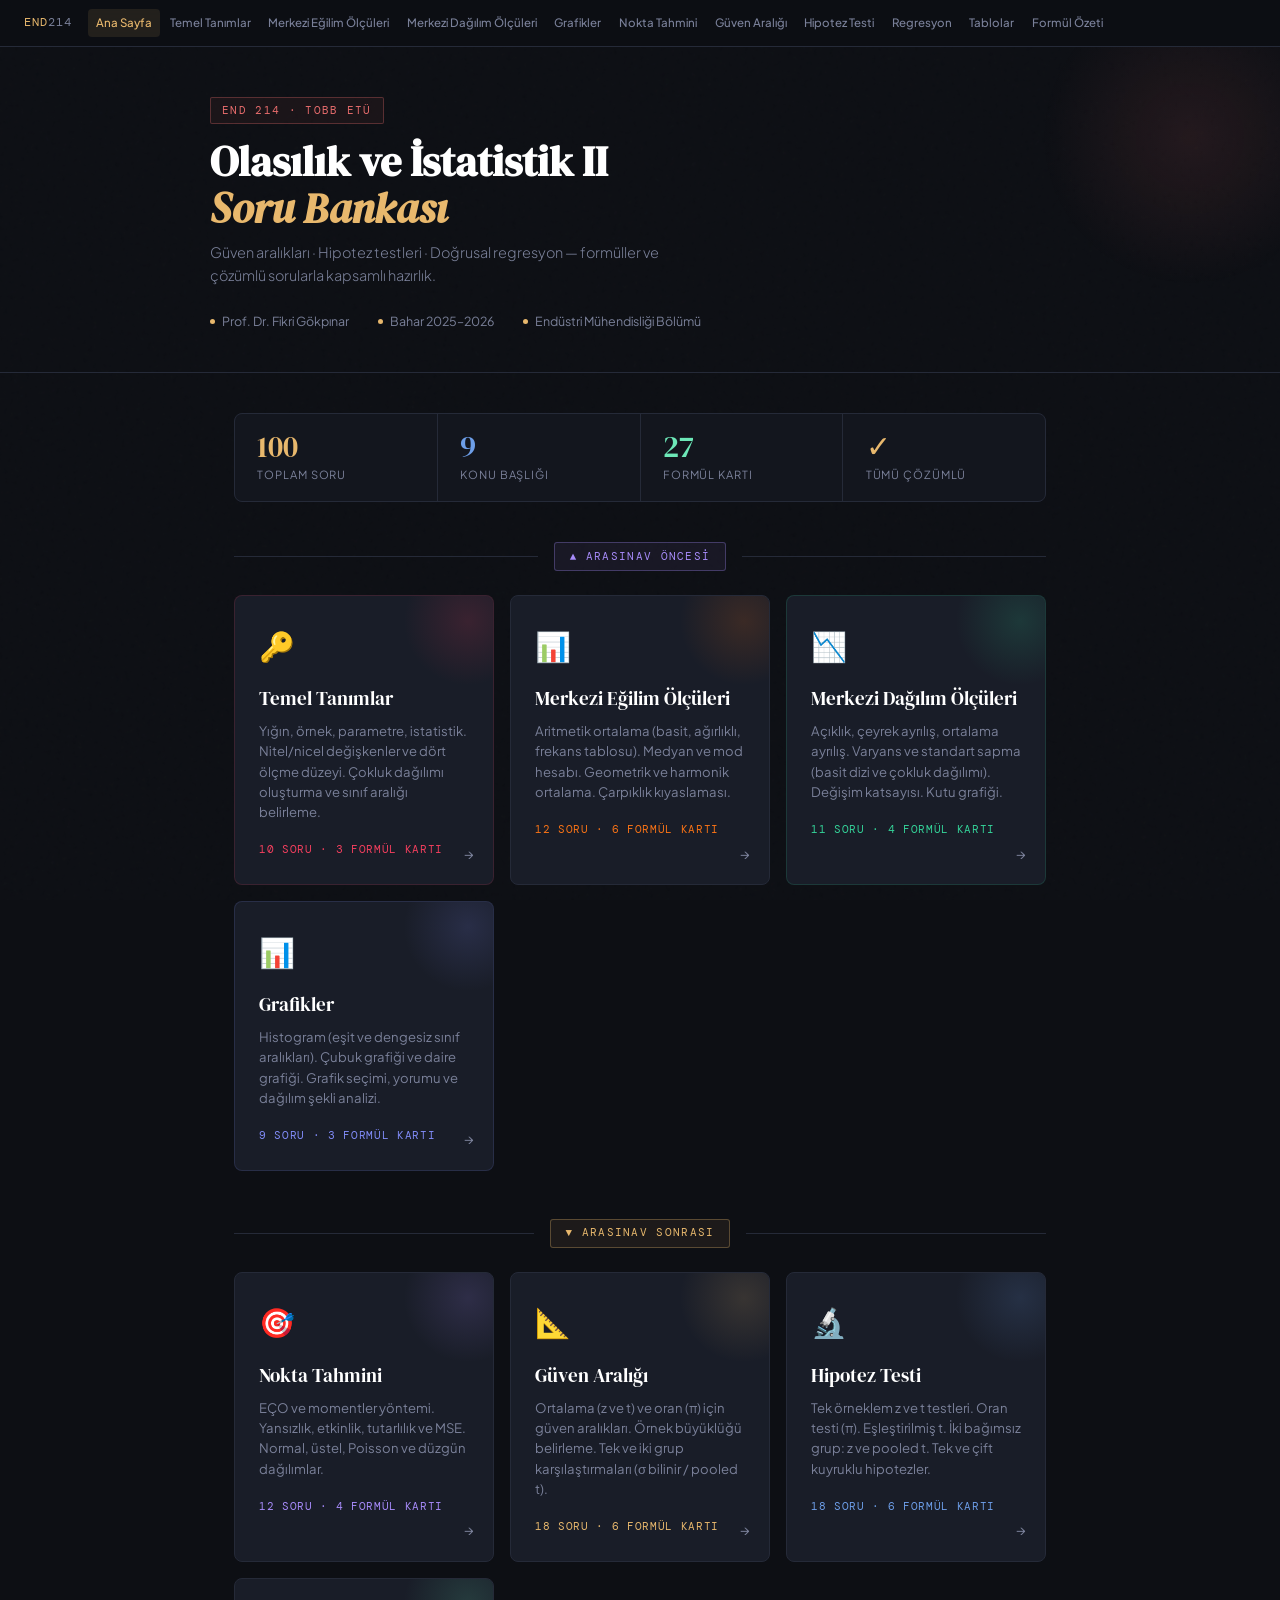
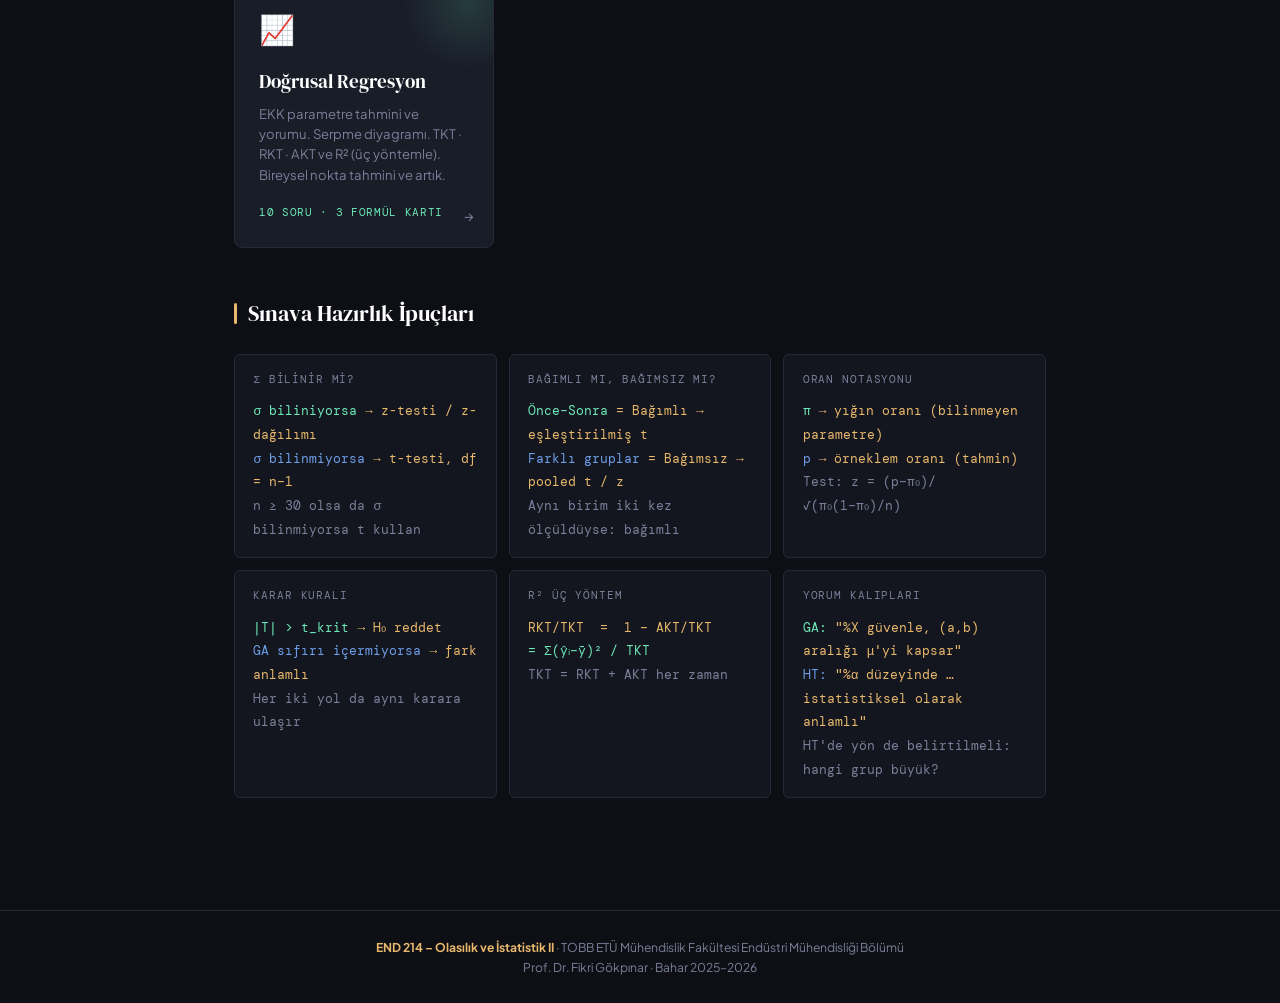
<file: index.html>
<!DOCTYPE html>
<html lang="tr">
<head>
<meta charset="UTF-8">
<meta name="viewport" content="width=device-width, initial-scale=1.0">
<title>END214 – Soru Bankası</title>
<link rel="stylesheet" href="style.css">
</head>
<body>

<!-- NAV -->
<nav class="topnav">
  <a href="index.html" class="brand">END<span>214</span></a>
  <div class="nav-links">
    <a href="index.html" class="active">Ana Sayfa</a>
    <a href="temel.html">Temel Tanımlar</a>
    <a href="me.html">Merkezi Eğilim Ölçüleri</a>
    <a href="dag.html">Merkezi Dağılım Ölçüleri</a>
    <a href="grafik.html">Grafikler</a>
    <a href="tahmin.html">Nokta Tahmini</a>
    <a href="ga.html">Güven Aralığı</a>
    <a href="ht.html">Hipotez Testi</a>
    <a href="reg.html">Regresyon</a>
    <a href="tablolar.html">Tablolar</a>
    <a href="cheatsheet.html">Formül Özeti</a>
  </div>
</nav>

<!-- HEADER -->
<header class="page-header page-header-home">
  <div class="page-header-inner">
    <span class="topic-tag tag-home">END 214 · TOBB ETÜ</span>
    <h1>Olasılık ve İstatistik&nbsp;II<br><em style="color:var(--amber)">Soru Bankası</em></h1>
    <p class="subtitle">Güven aralıkları · Hipotez testleri · Doğrusal regresyon — formüller ve çözümlü sorularla kapsamlı hazırlık.</p>
    <div class="meta-row">
      <span class="meta-item"><span class="dot"></span>Prof.&nbsp;Dr.&nbsp;Fikri Gökpınar</span>
      <span class="meta-item"><span class="dot"></span>Bahar 2025–2026</span>
      <span class="meta-item"><span class="dot"></span>Endüstri Mühendisliği Bölümü</span>
    </div>
  </div>
</header>

<main>

  <!-- STATS -->
  <div class="stats-row">
    <div class="stat-cell"><div class="stat-val amber">100</div><div class="stat-label">Toplam Soru</div></div>
    <div class="stat-cell"><div class="stat-val blue">9</div><div class="stat-label">Konu Başlığı</div></div>
    <div class="stat-cell"><div class="stat-val teal">27</div><div class="stat-label">Formül Kartı</div></div>
    <div class="stat-cell"><div class="stat-val amber">✓</div><div class="stat-label">Tümü Çözümlü</div></div>
  </div>

  <!-- ARA SINAV ÖNCESİ -->
  <div class="exam-divider">
    <div class="exam-divider-line"></div>
    <span class="exam-divider-label edl-oncesi">▲ Arasınav Öncesi</span>
    <div class="exam-divider-line"></div>
  </div>

  <div class="home-grid">

    <a href="temel.html" class="home-card hc-temel">
      <div class="hc-glow"></div>
      <div class="hc-icon">🔑</div>
      <div class="hc-title">Temel Tanımlar</div>
      <div class="hc-desc">Yığın, örnek, parametre, istatistik. Nitel/nicel değişkenler ve dört ölçme düzeyi. Çokluk dağılımı oluşturma ve sınıf aralığı belirleme.</div>
      <div class="hc-count">10 SORU · 3 FORMÜL KARTI</div>
      <span class="hc-arrow">→</span>
    </a>

    <a href="me.html" class="home-card hc-me">
      <div class="hc-glow"></div>
      <div class="hc-icon">📊</div>
      <div class="hc-title">Merkezi Eğilim Ölçüleri</div>
      <div class="hc-desc">Aritmetik ortalama (basit, ağırlıklı, frekans tablosu). Medyan ve mod hesabı. Geometrik ve harmonik ortalama. Çarpıklık kıyaslaması.</div>
      <div class="hc-count">12 SORU · 6 FORMÜL KARTI</div>
      <span class="hc-arrow">→</span>
    </a>

    <a href="dag.html" class="home-card hc-dag">
      <div class="hc-glow"></div>
      <div class="hc-icon">📉</div>
      <div class="hc-title">Merkezi Dağılım Ölçüleri</div>
      <div class="hc-desc">Açıklık, çeyrek ayrılış, ortalama ayrılış. Varyans ve standart sapma (basit dizi ve çokluk dağılımı). Değişim katsayısı. Kutu grafiği.</div>
      <div class="hc-count">11 SORU · 4 FORMÜL KARTI</div>
      <span class="hc-arrow">→</span>
    </a>

    <a href="grafik.html" class="home-card hc-grafik">
      <div class="hc-glow"></div>
      <div class="hc-icon">📊</div>
      <div class="hc-title">Grafikler</div>
      <div class="hc-desc">Histogram (eşit ve dengesiz sınıf aralıkları). Çubuk grafiği ve daire grafiği. Grafik seçimi, yorumu ve dağılım şekli analizi.</div>
      <div class="hc-count">9 SORU · 3 FORMÜL KARTI</div>
      <span class="hc-arrow">→</span>
    </a>

  </div>

  <!-- ARA SINAV SONRASI -->
  <div class="exam-divider">
    <div class="exam-divider-line"></div>
    <span class="exam-divider-label edl-sonrasi">▼ Arasınav Sonrası</span>
    <div class="exam-divider-line"></div>
  </div>

  <div class="home-grid">

    <a href="tahmin.html" class="home-card hc-tahmin">
      <div class="hc-glow"></div>
      <div class="hc-icon">🎯</div>
      <div class="hc-title">Nokta Tahmini</div>
      <div class="hc-desc">EÇO ve momentler yöntemi. Yansızlık, etkinlik, tutarlılık ve MSE. Normal, üstel, Poisson ve düzgün dağılımlar.</div>
      <div class="hc-count">12 SORU · 4 FORMÜL KARTI</div>
      <span class="hc-arrow">→</span>
    </a>

    <a href="ga.html" class="home-card hc-ga">
      <div class="hc-glow"></div>
      <div class="hc-icon">📐</div>
      <div class="hc-title">Güven Aralığı</div>
      <div class="hc-desc">Ortalama (z ve t) ve oran (π) için güven aralıkları. Örnek büyüklüğü belirleme. Tek ve iki grup karşılaştırmaları (σ bilinir / pooled t).</div>
      <div class="hc-count">18 SORU · 6 FORMÜL KARTI</div>
      <span class="hc-arrow">→</span>
    </a>

    <a href="ht.html" class="home-card hc-ht">
      <div class="hc-glow"></div>
      <div class="hc-icon">🔬</div>
      <div class="hc-title">Hipotez Testi</div>
      <div class="hc-desc">Tek örneklem z ve t testleri. Oran testi (π). Eşleştirilmiş t. İki bağımsız grup: z ve pooled t. Tek ve çift kuyruklu hipotezler.</div>
      <div class="hc-count">18 SORU · 6 FORMÜL KARTI</div>
      <span class="hc-arrow">→</span>
    </a>

    <a href="reg.html" class="home-card hc-reg">
      <div class="hc-glow"></div>
      <div class="hc-icon">📈</div>
      <div class="hc-title">Doğrusal Regresyon</div>
      <div class="hc-desc">EKK parametre tahmini ve yorumu. Serpme diyagramı. TKT · RKT · AKT ve R² (üç yöntemle). Bireysel nokta tahmini ve artık.</div>
      <div class="hc-count">10 SORU · 3 FORMÜL KARTI</div>
      <span class="hc-arrow">→</span>
    </a>

  </div>

  <!-- QUICK TIPS -->
  <div class="section-heading sh-amber">Sınava Hazırlık İpuçları</div>
  <div class="formula-grid" style="margin-bottom:2rem;">
    <div class="f-card">
      <div class="f-title">σ Bilinir mi?</div>
      <div class="f-body">
        <span class="hi">σ biliniyorsa</span> → z-testi / z-dağılımı<br>
        <span class="hi2">σ bilinmiyorsa</span> → t-testi, df = n−1<br>
        <span class="dim">n ≥ 30 olsa da σ bilinmiyorsa t kullan</span>
      </div>
    </div>
    <div class="f-card">
      <div class="f-title">Bağımlı mı, Bağımsız mı?</div>
      <div class="f-body">
        <span class="hi">Önce–Sonra</span> = Bağımlı → eşleştirilmiş t<br>
        <span class="hi2">Farklı gruplar</span> = Bağımsız → pooled t / z<br>
        <span class="dim">Aynı birim iki kez ölçüldüyse: bağımlı</span>
      </div>
    </div>
    <div class="f-card">
      <div class="f-title">Oran Notasyonu</div>
      <div class="f-body">
        <span class="hi">π</span> → yığın oranı (bilinmeyen parametre)<br>
        <span class="hi2">p</span> → örneklem oranı (tahmin)<br>
        <span class="dim">Test: z = (p−π₀)/√(π₀(1−π₀)/n)</span>
      </div>
    </div>
    <div class="f-card">
      <div class="f-title">Karar Kuralı</div>
      <div class="f-body">
        <span class="hi">|T| > t_krit</span> → H₀ reddet<br>
        <span class="hi2">GA sıfırı içermiyorsa</span> → fark anlamlı<br>
        <span class="dim">Her iki yol da aynı karara ulaşır</span>
      </div>
    </div>
    <div class="f-card">
      <div class="f-title">R² Üç Yöntem</div>
      <div class="f-body">
        RKT/TKT &nbsp;= &nbsp;1 − AKT/TKT<br>
        <span class="hi">= Σ(ŷᵢ−ȳ)² / TKT</span><br>
        <span class="dim">TKT = RKT + AKT her zaman</span>
      </div>
    </div>
    <div class="f-card">
      <div class="f-title">Yorum Kalıpları</div>
      <div class="f-body">
        <span class="hi">GA:</span> "%X güvenle, (a,b) aralığı μ'yi kapsar"<br>
        <span class="hi2">HT:</span> "%α düzeyinde … istatistiksel olarak anlamlı"<br>
        <span class="dim">HT'de yön de belirtilmeli: hangi grup büyük?</span>
      </div>
    </div>
  </div>

</main>

<footer>
  <strong>END 214 – Olasılık ve İstatistik II</strong> · TOBB ETÜ Mühendislik Fakültesi Endüstri Mühendisliği Bölümü<br>
  Prof. Dr. Fikri Gökpınar · Bahar 2025–2026
</footer>

<script>
function toggleCard(h){ h.closest('.q-card').classList.toggle('open'); }
function toggleSolution(btn){
  const s = btn.nextElementSibling;
  s.classList.toggle('visible');
  btn.textContent = s.classList.contains('visible') ? '▼ Çözümü Gizle' : '▶ Çözümü Göster';
}
</script>
</body>
</html>
</file>
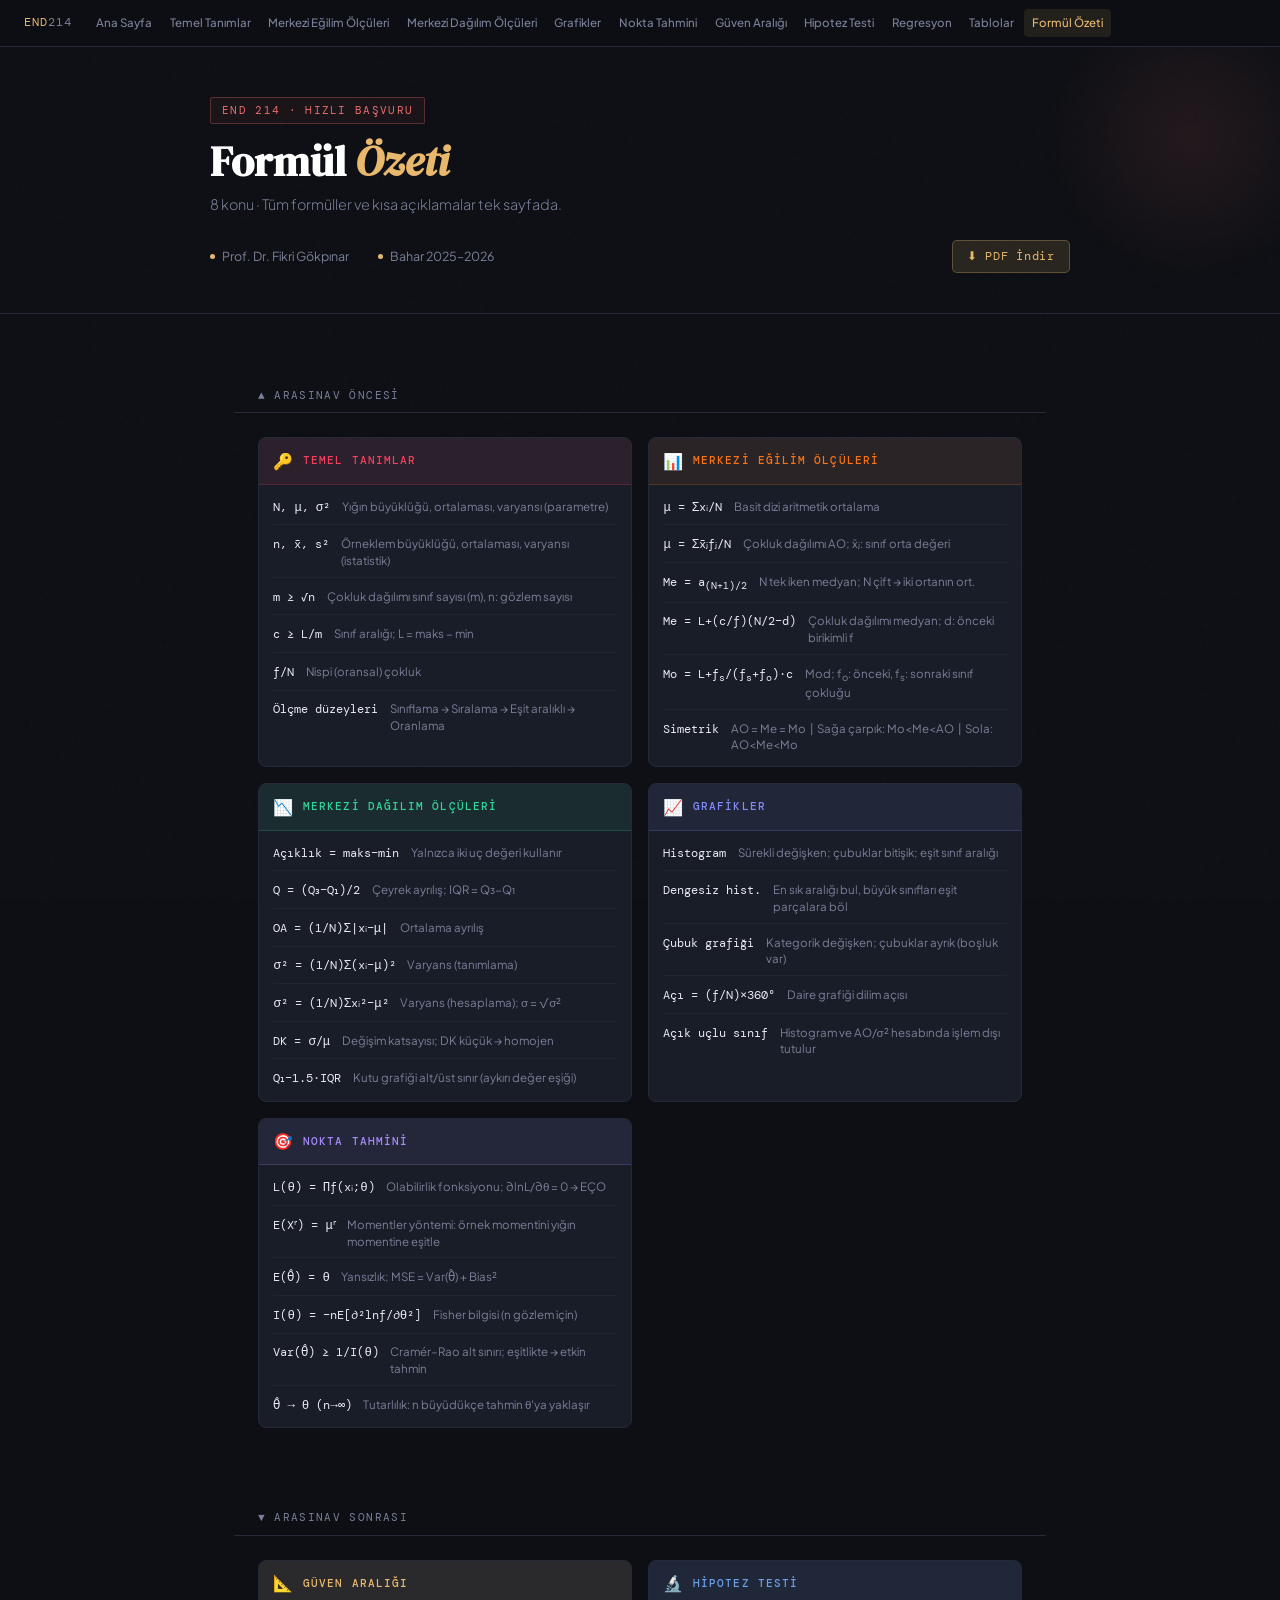
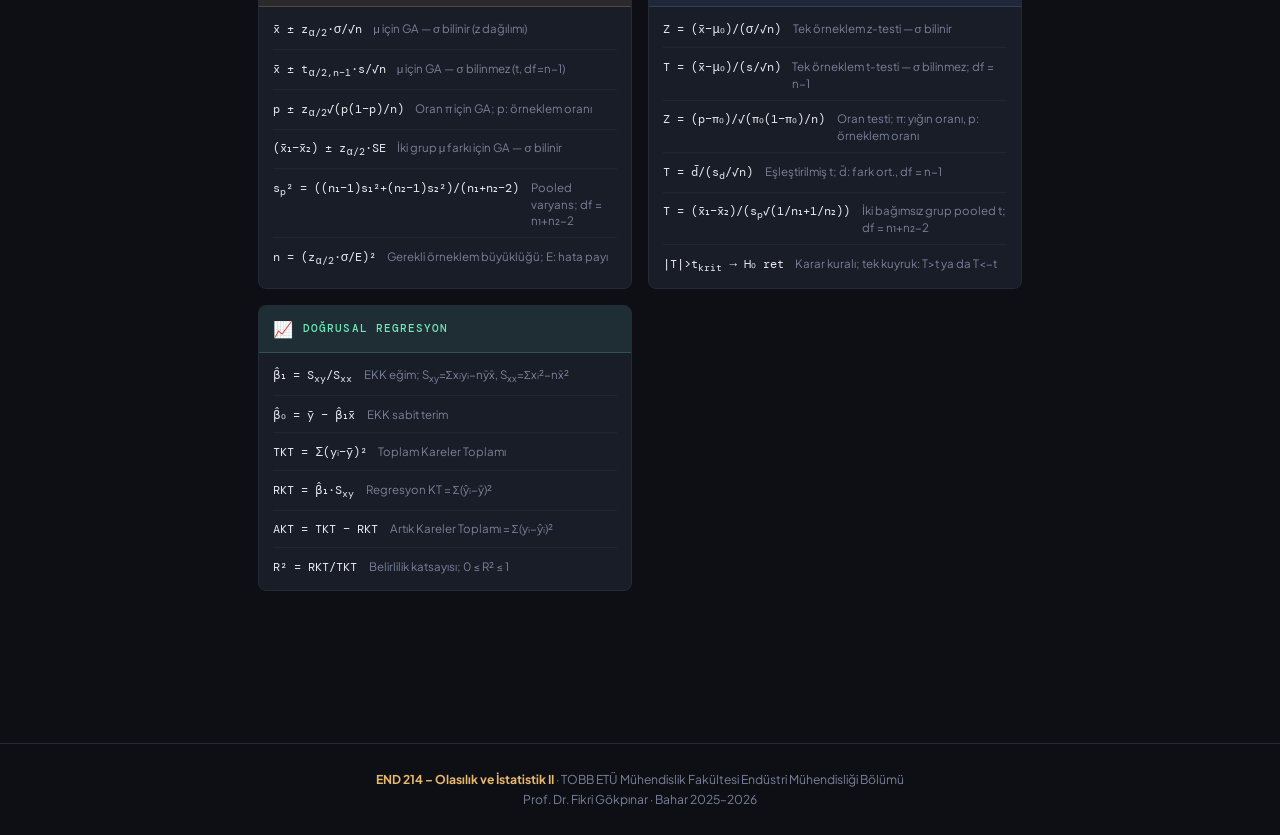
<file: cheatsheet.html>
<!DOCTYPE html>
<html lang="tr">
<head>
<meta charset="UTF-8">
<meta name="viewport" content="width=device-width, initial-scale=1.0">
<title>END214 – Formül Özeti</title>
<link rel="stylesheet" href="style.css">
<style>
/* ── CHEATSHEET ÖZEL STİL ── */
.cs-grid {
  display: grid;
  grid-template-columns: repeat(auto-fill, minmax(280px, 1fr));
  gap: 1rem;
  max-width: var(--max);
  margin: 1.5rem auto;
  padding: 0 1.5rem 3rem;
}
.cs-block {
  background: var(--card);
  border: 1px solid var(--border);
  border-radius: var(--radius);
  overflow: hidden;
}
.cs-block-header {
  display: flex;
  align-items: center;
  gap: .6rem;
  padding: .6rem .9rem;
  border-bottom: 1px solid var(--border);
}
.cs-icon { font-size: 1rem; }
.cs-topic {
  font-family: var(--mono);
  font-size: .68rem;
  letter-spacing: .1em;
  text-transform: uppercase;
  font-weight: 500;
}
.cs-body { padding: .75rem .9rem; display: flex; flex-direction: column; gap: .55rem; }
.cs-row {
  display: grid;
  grid-template-columns: auto 1fr;
  gap: .4rem .7rem;
  align-items: baseline;
  border-bottom: 1px solid rgba(255,255,255,.04);
  padding-bottom: .45rem;
}
.cs-row:last-child { border-bottom: none; padding-bottom: 0; }
.cs-formula {
  font-family: var(--mono);
  font-size: .78rem;
  color: var(--text);
  white-space: nowrap;
}
.cs-note {
  font-size: .72rem;
  color: var(--muted);
  line-height: 1.45;
}
/* renk bantları */
.cs-rose   .cs-block-header { background: rgba(244,63,94,.08);  border-bottom-color: rgba(244,63,94,.2); }
.cs-rose   .cs-topic         { color: var(--rose); }
.cs-orange .cs-block-header { background: rgba(249,115,22,.08); border-bottom-color: rgba(249,115,22,.2); }
.cs-orange .cs-topic         { color: var(--orange); }
.cs-emerald .cs-block-header { background: rgba(52,211,153,.08); border-bottom-color: rgba(52,211,153,.2); }
.cs-emerald .cs-topic        { color: var(--emerald); }
.cs-indigo .cs-block-header { background: rgba(129,140,248,.08); border-bottom-color: rgba(129,140,248,.2); }
.cs-indigo .cs-topic         { color: var(--indigo); }
.cs-violet .cs-block-header { background: rgba(167,139,250,.08); border-bottom-color: rgba(167,139,250,.2); }
.cs-violet .cs-topic         { color: #a78bfa; }
.cs-amber  .cs-block-header { background: rgba(232,184,109,.08); border-bottom-color: rgba(232,184,109,.2); }
.cs-amber  .cs-topic         { color: var(--amber); }
.cs-blue   .cs-block-header { background: rgba(109,158,232,.08); border-bottom-color: rgba(109,158,232,.2); }
.cs-blue   .cs-topic         { color: var(--blue); }
.cs-teal   .cs-block-header { background: rgba(109,232,184,.08); border-bottom-color: rgba(109,232,184,.2); }
.cs-teal   .cs-topic         { color: var(--teal); }

/* section ayraç */
.cs-section {
  max-width: var(--max);
  margin: 2rem auto 0;
  padding: 0 1.5rem .5rem;
  font-family: var(--mono);
  font-size: .7rem;
  letter-spacing: .12em;
  text-transform: uppercase;
  color: var(--muted);
  border-bottom: 1px solid var(--border);
}
</style>
</head>
<body>
<nav class="topnav">
  <a href="index.html" class="brand">END<span>214</span></a>
  <div class="nav-links">
    <a href="index.html">Ana Sayfa</a>
    <a href="temel.html">Temel Tanımlar</a>
    <a href="me.html">Merkezi Eğilim Ölçüleri</a>
    <a href="dag.html">Merkezi Dağılım Ölçüleri</a>
    <a href="grafik.html">Grafikler</a>
    <a href="tahmin.html">Nokta Tahmini</a>
    <a href="ga.html">Güven Aralığı</a>
    <a href="ht.html">Hipotez Testi</a>
    <a href="reg.html">Regresyon</a>
    <a href="tablolar.html">Tablolar</a>
    <a href="cheatsheet.html" class="active">Formül Özeti</a>
  </div>
</nav>

<header class="page-header page-header-home">
  <div class="page-header-inner">
    <span class="topic-tag tag-home">END 214 · Hızlı Başvuru</span>
    <h1>Formül <em style="color:var(--amber)">Özeti</em></h1>
    <p class="subtitle">8 konu · Tüm formüller ve kısa açıklamalar tek sayfada.</p>
    <div class="meta-row">
      <span class="meta-item"><span class="dot"></span>Prof. Dr. Fikri Gökpınar</span>
      <span class="meta-item"><span class="dot"></span>Bahar 2025–2026</span>
      <a href="END214-Formul-Ozeti.pdf" download="END214-Formul-Ozeti.pdf" style="margin-left:auto;background:rgba(232,184,109,.12);border:1px solid rgba(232,184,109,.3);color:var(--amber);padding:.35rem .9rem;border-radius:5px;cursor:pointer;font-family:var(--mono);font-size:.72rem;letter-spacing:.06em;text-decoration:none;">⬇ PDF İndir</a>
    </div>
  </div>
</header>

<main>

<!-- ▲ ARASINAV ÖNCESİ -->
<div class="cs-section">▲ Arasınav Öncesi</div>
<div class="cs-grid">

  <!-- 1. Temel Tanımlar -->
  <div class="cs-block cs-rose">
    <div class="cs-block-header"><span class="cs-icon">🔑</span><span class="cs-topic">Temel Tanımlar</span></div>
    <div class="cs-body">
      <div class="cs-row">
        <span class="cs-formula">N, μ, σ²</span>
        <span class="cs-note">Yığın büyüklüğü, ortalaması, varyansı (parametre)</span>
      </div>
      <div class="cs-row">
        <span class="cs-formula">n, x̄, s²</span>
        <span class="cs-note">Örneklem büyüklüğü, ortalaması, varyansı (istatistik)</span>
      </div>
      <div class="cs-row">
        <span class="cs-formula">m ≥ √n</span>
        <span class="cs-note">Çokluk dağılımı sınıf sayısı (m), n: gözlem sayısı</span>
      </div>
      <div class="cs-row">
        <span class="cs-formula">c ≥ L/m</span>
        <span class="cs-note">Sınıf aralığı; L = maks − min</span>
      </div>
      <div class="cs-row">
        <span class="cs-formula">f/N</span>
        <span class="cs-note">Nispi (oransal) çokluk</span>
      </div>
      <div class="cs-row">
        <span class="cs-formula">Ölçme düzeyleri</span>
        <span class="cs-note">Sınıflama → Sıralama → Eşit aralıklı → Oranlama</span>
      </div>
    </div>
  </div>

  <!-- 2. Merkezi Eğilim -->
  <div class="cs-block cs-orange">
    <div class="cs-block-header"><span class="cs-icon">📊</span><span class="cs-topic">Merkezi Eğilim Ölçüleri</span></div>
    <div class="cs-body">
      <div class="cs-row">
        <span class="cs-formula">μ = Σxᵢ/N</span>
        <span class="cs-note">Basit dizi aritmetik ortalama</span>
      </div>
      <div class="cs-row">
        <span class="cs-formula">μ = Σx̄ⱼfⱼ/N</span>
        <span class="cs-note">Çokluk dağılımı AO; x̄ⱼ: sınıf orta değeri</span>
      </div>
      <div class="cs-row">
        <span class="cs-formula">Me = a<sub>(N+1)/2</sub></span>
        <span class="cs-note">N tek iken medyan; N çift → iki ortanın ort.</span>
      </div>
      <div class="cs-row">
        <span class="cs-formula">Me = L+(c/f)(N/2−d)</span>
        <span class="cs-note">Çokluk dağılımı medyan; d: önceki birikimli f</span>
      </div>
      <div class="cs-row">
        <span class="cs-formula">Mo = L+f<sub>s</sub>/(f<sub>s</sub>+f<sub>o</sub>)·c</span>
        <span class="cs-note">Mod; f<sub>o</sub>: önceki, f<sub>s</sub>: sonraki sınıf çokluğu</span>
      </div>
      <div class="cs-row">
        <span class="cs-formula">Simetrik</span>
        <span class="cs-note">AO = Me = Mo &nbsp;|&nbsp; Sağa çarpık: Mo&lt;Me&lt;AO &nbsp;|&nbsp; Sola: AO&lt;Me&lt;Mo</span>
      </div>
    </div>
  </div>

  <!-- 3. Merkezi Dağılım -->
  <div class="cs-block cs-emerald">
    <div class="cs-block-header"><span class="cs-icon">📉</span><span class="cs-topic">Merkezi Dağılım Ölçüleri</span></div>
    <div class="cs-body">
      <div class="cs-row">
        <span class="cs-formula">Açıklık = maks−min</span>
        <span class="cs-note">Yalnızca iki uç değeri kullanır</span>
      </div>
      <div class="cs-row">
        <span class="cs-formula">Q = (Q₃−Q₁)/2</span>
        <span class="cs-note">Çeyrek ayrılış; IQR = Q₃−Q₁</span>
      </div>
      <div class="cs-row">
        <span class="cs-formula">OA = (1/N)Σ|xᵢ−μ|</span>
        <span class="cs-note">Ortalama ayrılış</span>
      </div>
      <div class="cs-row">
        <span class="cs-formula">σ² = (1/N)Σ(xᵢ−μ)²</span>
        <span class="cs-note">Varyans (tanımlama)</span>
      </div>
      <div class="cs-row">
        <span class="cs-formula">σ² = (1/N)Σxᵢ²−μ²</span>
        <span class="cs-note">Varyans (hesaplama); σ = √σ²</span>
      </div>
      <div class="cs-row">
        <span class="cs-formula">DK = σ/μ</span>
        <span class="cs-note">Değişim katsayısı; DK küçük → homojen</span>
      </div>
      <div class="cs-row">
        <span class="cs-formula">Q₁−1.5·IQR</span>
        <span class="cs-note">Kutu grafiği alt/üst sınır (aykırı değer eşiği)</span>
      </div>
    </div>
  </div>

  <!-- 4. Grafikler -->
  <div class="cs-block cs-indigo">
    <div class="cs-block-header"><span class="cs-icon">📈</span><span class="cs-topic">Grafikler</span></div>
    <div class="cs-body">
      <div class="cs-row">
        <span class="cs-formula">Histogram</span>
        <span class="cs-note">Sürekli değişken; çubuklar bitişik; eşit sınıf aralığı</span>
      </div>
      <div class="cs-row">
        <span class="cs-formula">Dengesiz hist.</span>
        <span class="cs-note">En sık aralığı bul, büyük sınıfları eşit parçalara böl</span>
      </div>
      <div class="cs-row">
        <span class="cs-formula">Çubuk grafiği</span>
        <span class="cs-note">Kategorik değişken; çubuklar ayrık (boşluk var)</span>
      </div>
      <div class="cs-row">
        <span class="cs-formula">Açı = (f/N)×360°</span>
        <span class="cs-note">Daire grafiği dilim açısı</span>
      </div>
      <div class="cs-row">
        <span class="cs-formula">Açık uçlu sınıf</span>
        <span class="cs-note">Histogram ve AO/σ² hesabında işlem dışı tutulur</span>
      </div>
    </div>
  </div>

  <!-- 5. Nokta Tahmini -->
  <div class="cs-block cs-violet">
    <div class="cs-block-header"><span class="cs-icon">🎯</span><span class="cs-topic">Nokta Tahmini</span></div>
    <div class="cs-body">
      <div class="cs-row">
        <span class="cs-formula">L(θ) = Πf(xᵢ;θ)</span>
        <span class="cs-note">Olabilirlik fonksiyonu; ∂lnL/∂θ = 0 → EÇO</span>
      </div>
      <div class="cs-row">
        <span class="cs-formula">E(Xʳ) = μʳ</span>
        <span class="cs-note">Momentler yöntemi: örnek momentini yığın momentine eşitle</span>
      </div>
      <div class="cs-row">
        <span class="cs-formula">E(θ̂) = θ</span>
        <span class="cs-note">Yansızlık; MSE = Var(θ̂) + Bias²</span>
      </div>
      <div class="cs-row">
        <span class="cs-formula">I(θ) = −nE[∂²lnf/∂θ²]</span>
        <span class="cs-note">Fisher bilgisi (n gözlem için)</span>
      </div>
      <div class="cs-row">
        <span class="cs-formula">Var(θ̂) ≥ 1/I(θ)</span>
        <span class="cs-note">Cramér–Rao alt sınırı; eşitlikte → etkin tahmin</span>
      </div>
      <div class="cs-row">
        <span class="cs-formula">θ̂ → θ (n→∞)</span>
        <span class="cs-note">Tutarlılık: n büyüdükçe tahmin θ'ya yaklaşır</span>
      </div>
    </div>
  </div>

</div><!-- /cs-grid arasinav önce -->

<!-- ▼ ARASINAV SONRASI -->
<div class="cs-section">▼ Arasınav Sonrası</div>
<div class="cs-grid">

  <!-- 6. Güven Aralığı -->
  <div class="cs-block cs-amber">
    <div class="cs-block-header"><span class="cs-icon">📐</span><span class="cs-topic">Güven Aralığı</span></div>
    <div class="cs-body">
      <div class="cs-row">
        <span class="cs-formula">x̄ ± z<sub>α/2</sub>·σ/√n</span>
        <span class="cs-note">μ için GA — σ bilinir (z dağılımı)</span>
      </div>
      <div class="cs-row">
        <span class="cs-formula">x̄ ± t<sub>α/2,n−1</sub>·s/√n</span>
        <span class="cs-note">μ için GA — σ bilinmez (t, df=n−1)</span>
      </div>
      <div class="cs-row">
        <span class="cs-formula">p ± z<sub>α/2</sub>√(p(1−p)/n)</span>
        <span class="cs-note">Oran π için GA; p: örneklem oranı</span>
      </div>
      <div class="cs-row">
        <span class="cs-formula">(x̄₁−x̄₂) ± z<sub>α/2</sub>·SE</span>
        <span class="cs-note">İki grup μ farkı için GA — σ bilinir</span>
      </div>
      <div class="cs-row">
        <span class="cs-formula">s<sub>p</sub>² = ((n₁−1)s₁²+(n₂−1)s₂²)/(n₁+n₂−2)</span>
        <span class="cs-note">Pooled varyans; df = n₁+n₂−2</span>
      </div>
      <div class="cs-row">
        <span class="cs-formula">n = (z<sub>α/2</sub>·σ/E)²</span>
        <span class="cs-note">Gerekli örneklem büyüklüğü; E: hata payı</span>
      </div>
    </div>
  </div>

  <!-- 7. Hipotez Testi -->
  <div class="cs-block cs-blue">
    <div class="cs-block-header"><span class="cs-icon">🔬</span><span class="cs-topic">Hipotez Testi</span></div>
    <div class="cs-body">
      <div class="cs-row">
        <span class="cs-formula">Z = (x̄−μ₀)/(σ/√n)</span>
        <span class="cs-note">Tek örneklem z-testi — σ bilinir</span>
      </div>
      <div class="cs-row">
        <span class="cs-formula">T = (x̄−μ₀)/(s/√n)</span>
        <span class="cs-note">Tek örneklem t-testi — σ bilinmez; df = n−1</span>
      </div>
      <div class="cs-row">
        <span class="cs-formula">Z = (p−π₀)/√(π₀(1−π₀)/n)</span>
        <span class="cs-note">Oran testi; π: yığın oranı, p: örneklem oranı</span>
      </div>
      <div class="cs-row">
        <span class="cs-formula">T = d̄/(s<sub>d</sub>/√n)</span>
        <span class="cs-note">Eşleştirilmiş t; d̄: fark ort., df = n−1</span>
      </div>
      <div class="cs-row">
        <span class="cs-formula">T = (x̄₁−x̄₂)/(s<sub>p</sub>√(1/n₁+1/n₂))</span>
        <span class="cs-note">İki bağımsız grup pooled t; df = n₁+n₂−2</span>
      </div>
      <div class="cs-row">
        <span class="cs-formula">|T|&gt;t<sub>krit</sub> → H₀ ret</span>
        <span class="cs-note">Karar kuralı; tek kuyruk: T&gt;t ya da T&lt;−t</span>
      </div>
    </div>
  </div>

  <!-- 8. Regresyon -->
  <div class="cs-block cs-teal">
    <div class="cs-block-header"><span class="cs-icon">📈</span><span class="cs-topic">Doğrusal Regresyon</span></div>
    <div class="cs-body">
      <div class="cs-row">
        <span class="cs-formula">β̂₁ = S<sub>xy</sub>/S<sub>xx</sub></span>
        <span class="cs-note">EKK eğim; S<sub>xy</sub>=Σxᵢyᵢ−nȳx̄, S<sub>xx</sub>=Σxᵢ²−nx̄²</span>
      </div>
      <div class="cs-row">
        <span class="cs-formula">β̂₀ = ȳ − β̂₁x̄</span>
        <span class="cs-note">EKK sabit terim</span>
      </div>
      <div class="cs-row">
        <span class="cs-formula">TKT = Σ(yᵢ−ȳ)²</span>
        <span class="cs-note">Toplam Kareler Toplamı</span>
      </div>
      <div class="cs-row">
        <span class="cs-formula">RKT = β̂₁·S<sub>xy</sub></span>
        <span class="cs-note">Regresyon KT = Σ(ŷᵢ−ȳ)²</span>
      </div>
      <div class="cs-row">
        <span class="cs-formula">AKT = TKT − RKT</span>
        <span class="cs-note">Artık Kareler Toplamı = Σ(yᵢ−ŷᵢ)²</span>
      </div>
      <div class="cs-row">
        <span class="cs-formula">R² = RKT/TKT</span>
        <span class="cs-note">Belirlilik katsayısı; 0 ≤ R² ≤ 1</span>
      </div>
    </div>
  </div>

</div><!-- /cs-grid arasinav sonra -->

</main>

<footer>
  <strong>END 214 – Olasılık ve İstatistik II</strong> · TOBB ETÜ Mühendislik Fakültesi Endüstri Mühendisliği Bölümü<br>
  Prof. Dr. Fikri Gökpınar · Bahar 2025–2026
</footer>

<script>
function toggleCard(h){ h.closest('.q-card').classList.toggle('open'); }
function toggleSolution(btn){
  const s=btn.nextElementSibling; s.classList.toggle('visible');
  btn.textContent=s.classList.contains('visible')?'▼ Çözümü Gizle':'▶ Çözümü Göster';
}
</script>
</body>
</html>
</file>
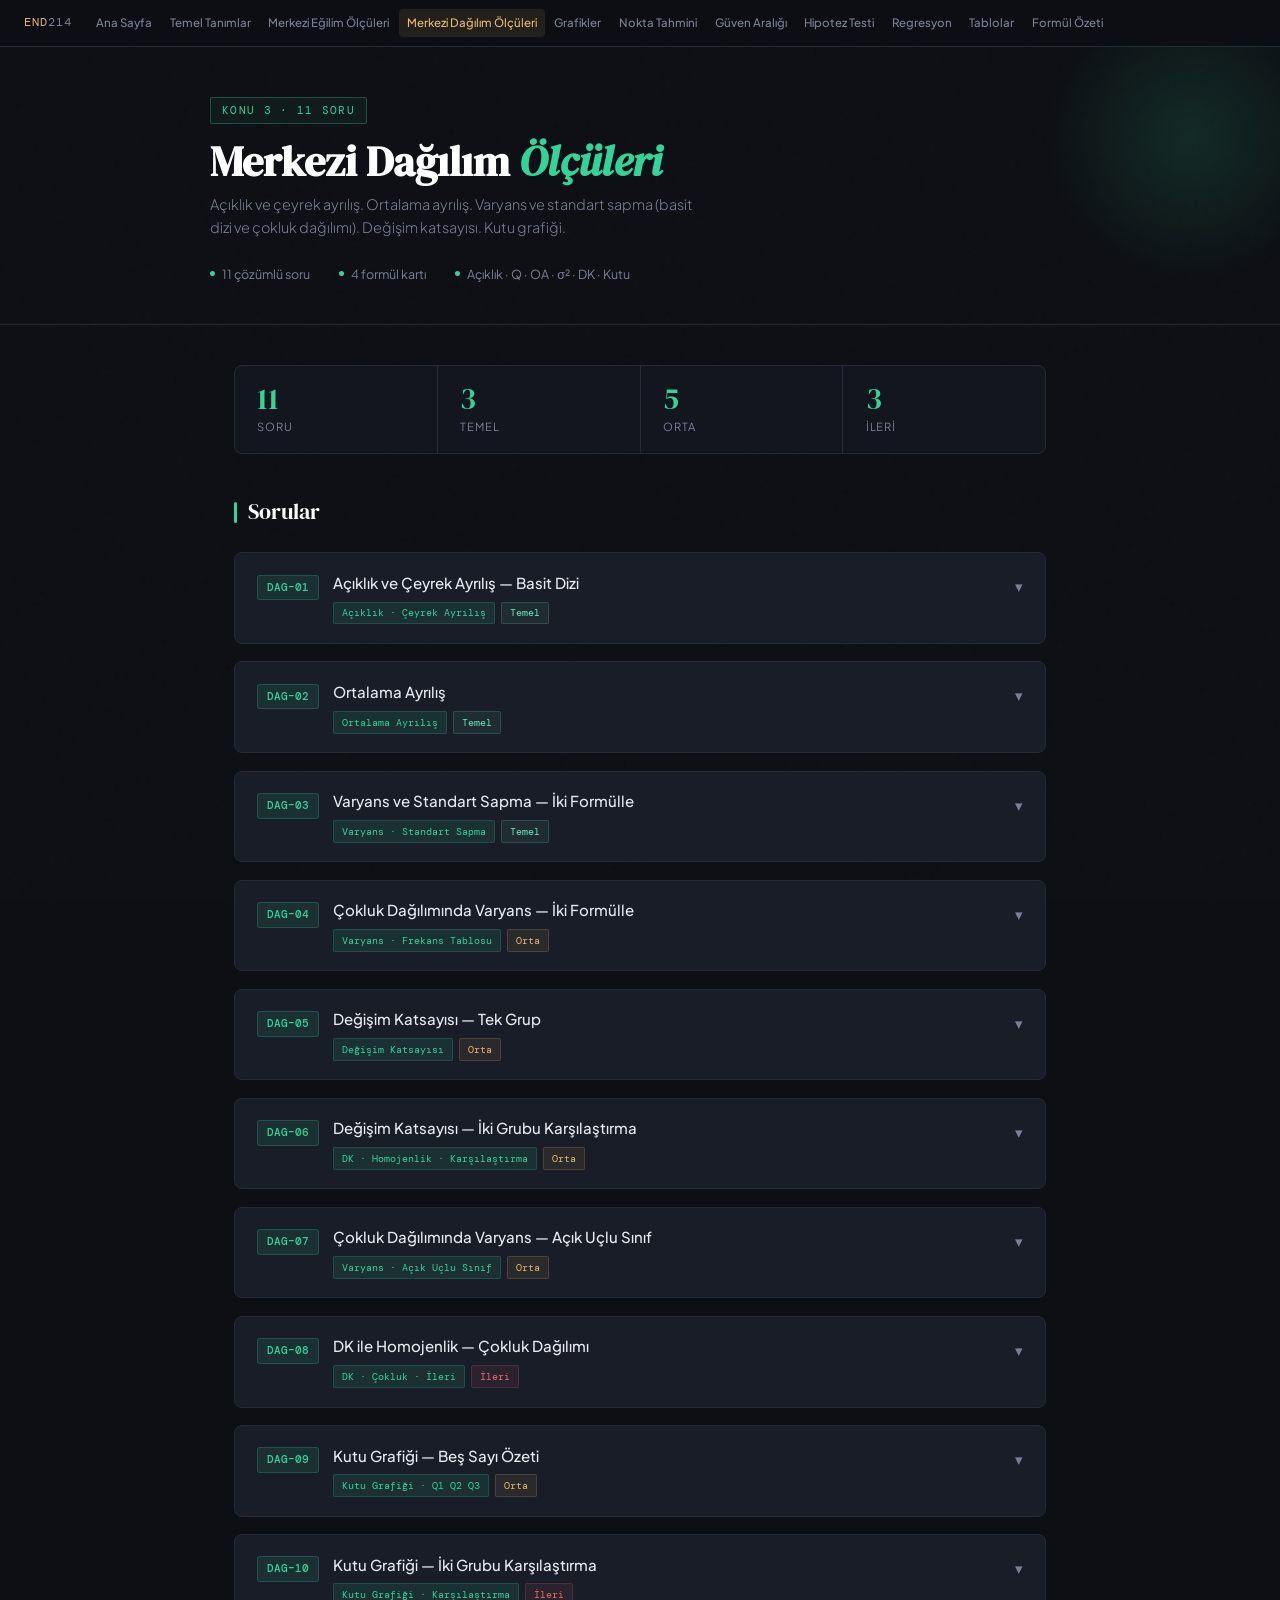
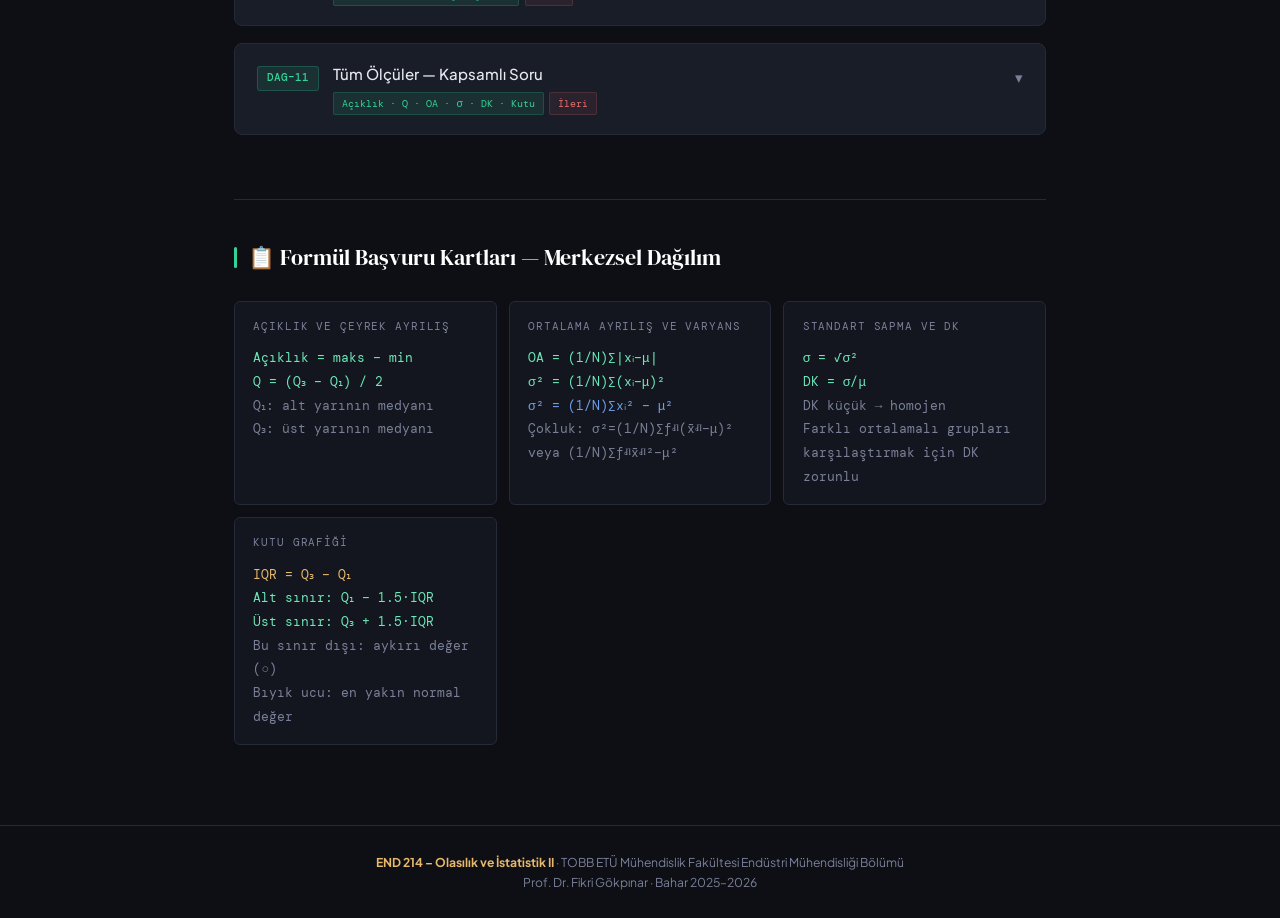
<file: dag.html>
<!DOCTYPE html>
<html lang="tr">
<head>
<meta charset="UTF-8">
<meta name="viewport" content="width=device-width, initial-scale=1.0">
<title>END214 – Merkezi Dağılım Ölçüleri</title>
<link rel="stylesheet" href="style.css">
<style>
/* Kutu grafiği SVG kutusu */
.boxplot-wrap { background:var(--surface); border:1px solid var(--border); border-radius:6px; padding:1rem; margin:.8rem 0; }
.boxplot-wrap svg { width:100%; max-width:520px; display:block; margin:0 auto; }
</style>
</head>
<body>
<nav class="topnav">
  <a href="index.html" class="brand">END<span>214</span></a>
  <div class="nav-links">
    <a href="index.html">Ana Sayfa</a>
    <a href="temel.html">Temel Tanımlar</a>
    <a href="me.html">Merkezi Eğilim Ölçüleri</a>
    <a href="dag.html" class="active">Merkezi Dağılım Ölçüleri</a>
    <a href="grafik.html">Grafikler</a>
    <a href="tahmin.html">Nokta Tahmini</a>
    <a href="ga.html">Güven Aralığı</a>
    <a href="ht.html">Hipotez Testi</a>
    <a href="reg.html">Regresyon</a>
    <a href="tablolar.html">Tablolar</a>
    <a href="cheatsheet.html">Formül Özeti</a>
  </div>
</nav>

<header class="page-header page-header-dag">
  <div class="page-header-inner">
    <span class="topic-tag tag-dag">Konu 3 · 11 Soru</span>
    <h1>Merkezi Dağılım <em class="dag">Ölçüleri</em></h1>
    <p class="subtitle">Açıklık ve çeyrek ayrılış. Ortalama ayrılış. Varyans ve standart sapma (basit dizi ve çokluk dağılımı). Değişim katsayısı. Kutu grafiği.</p>
    <div class="meta-row">
      <span class="meta-item"><span class="dot" style="background:var(--emerald)"></span>11 çözümlü soru</span>
      <span class="meta-item"><span class="dot" style="background:var(--emerald)"></span>4 formül kartı</span>
      <span class="meta-item"><span class="dot" style="background:var(--emerald)"></span>Açıklık · Q · OA · σ² · DK · Kutu</span>
    </div>
  </div>
</header>

<main>
  <div class="stats-row">
    <div class="stat-cell"><div class="stat-val emerald">11</div><div class="stat-label">Soru</div></div>
    <div class="stat-cell"><div class="stat-val emerald">3</div><div class="stat-label">Temel</div></div>
    <div class="stat-cell"><div class="stat-val emerald">5</div><div class="stat-label">Orta</div></div>
    <div class="stat-cell"><div class="stat-val emerald">3</div><div class="stat-label">İleri</div></div>
  </div>

  <div class="section-heading sh-emerald">Sorular</div>
  <div class="questions-grid">

    <!-- DAG-01 -->
    <div class="q-card dag-card">
      <div class="q-header" onclick="toggleCard(this)">
        <span class="q-num qn-emerald">DAG&ndash;01</span>
        <div class="q-title-wrap">
          <div class="q-title">Açıklık ve Çeyrek Ayrılış — Basit Dizi</div>
          <div class="q-badges"><span class="badge badge-topic-e">Açıklık · Çeyrek Ayrılış</span><span class="badge badge-easy">Temel</span></div>
        </div>
        <span class="q-toggle">&#9662;</span>
      </div>
      <div class="q-body">
        <div class="q-text">
          Bir elektronik üretim hattında 11 günün günlük hata sayıları şu şekilde kaydedilmiştir:<br><br>
          <strong>34, 60, 40, 30, 35, 20, 70, 68, 90, 120, 110</strong>
        </div>
        <div class="q-parts">
          <div class="q-part"><span class="part-label pl-emerald">a)</span><span class="part-text">Açıklığı hesaplayınız.</span></div>
          <div class="q-part"><span class="part-label pl-emerald">b)</span><span class="part-text">Q₁, Q₂ (medyan) ve Q₃ değerlerini bulunuz. Çeyrek ayrılışı hesaplayınız.</span></div>
          <div class="q-part"><span class="part-label pl-emerald">c)</span><span class="part-text">Açıklığın yetersiz bir dağılım ölçüsü olduğunu açıklayınız.</span></div>
        </div>
        <button class="sol-btn sol-btn-e" onclick="toggleSolution(this)">&#9658; Çözümü Göster</button>
        <div class="solution solution-e">
          <div class="sol-title sol-title-e">Çözüm</div>
          <div class="sol-step"><span class="step-n sn-emerald">a</span><div class="step-text">Sıralı: 20, 30, 34, 35, 40, 60, 68, 70, 90, 110, 120<br>Açıklık = 120 &minus; 20 = <span class="result">100</span></div></div>
          <div class="sol-step"><span class="step-n sn-emerald">b</span><div class="step-text">N=11 (tek) → Medyan = a&#8326; = <span class="result">60</span><br>Medyandan küçükler: 20, 30, 34, 35, 40 → Q₁ = a&#8323; = <span class="result">34</span><br>Medyandan büyükler: 68, 70, 90, 110, 120 → Q₃ = a&#8323; = <span class="result">90</span><br>Çeyrek ayrılış Q = (Q₃&minus;Q₁)/2 = (90&minus;34)/2 = <span class="result">28</span></div></div>
          <div class="sol-step"><span class="step-n sn-emerald">c</span><div class="step-text">Açıklık yalnızca iki uç değeri (min, maks) kullanır; aradaki tüm değerleri görmezden gelir. Bir aykırı değer açıklığı dramatik biçimde değiştirebilir. Bu nedenle veri setini temsil eden bir dağılım ölçüsü değildir.</div></div>
        </div>
      </div>
    </div>

    <!-- DAG-02 -->
    <div class="q-card dag-card">
      <div class="q-header" onclick="toggleCard(this)">
        <span class="q-num qn-emerald">DAG&ndash;02</span>
        <div class="q-title-wrap">
          <div class="q-title">Ortalama Ayrılış</div>
          <div class="q-badges"><span class="badge badge-topic-e">Ortalama Ayrılış</span><span class="badge badge-easy">Temel</span></div>
        </div>
        <span class="q-toggle">&#9662;</span>
      </div>
      <div class="q-body">
        <div class="q-text">
          Bir depo yöneticisi, 8 günlük sipariş sayılarını kaydetmiştir:<br><br>
          <strong>5, 7, 25, 12, 41, 18, 36, 16</strong>
        </div>
        <div class="q-parts">
          <div class="q-part"><span class="part-label pl-emerald">a)</span><span class="part-text">Aritmetik ortalamayı hesaplayınız.</span></div>
          <div class="q-part"><span class="part-label pl-emerald">b)</span><span class="part-text">Ortalama ayrılışı (OA) hesaplayınız.</span></div>
        </div>
        <button class="sol-btn sol-btn-e" onclick="toggleSolution(this)">&#9658; Çözümü Göster</button>
        <div class="solution solution-e">
          <div class="sol-title sol-title-e">Çözüm</div>
          <div class="sol-step"><span class="step-n sn-emerald">a</span><div class="step-text">&mu; = (5+7+25+12+41+18+36+16)/8 = 160/8 = <span class="result">20</span></div></div>
          <div class="sol-step"><span class="step-n sn-emerald">b</span><div class="step-text">|x&#7522;&minus;&mu;|: |5&minus;20|=15, |7&minus;20|=13, |25&minus;20|=5, |12&minus;20|=8, |41&minus;20|=21, |18&minus;20|=2, |36&minus;20|=16, |16&minus;20|=4<br>&sum;|x&#7522;&minus;&mu;| = 15+13+5+8+21+2+16+4 = 84<br>OA = 84/8 = <span class="result">10.5</span></div></div>
        </div>
      </div>
    </div>

    <!-- DAG-03 -->
    <div class="q-card dag-card">
      <div class="q-header" onclick="toggleCard(this)">
        <span class="q-num qn-emerald">DAG&ndash;03</span>
        <div class="q-title-wrap">
          <div class="q-title">Varyans ve Standart Sapma — İki Formülle</div>
          <div class="q-badges"><span class="badge badge-topic-e">Varyans · Standart Sapma</span><span class="badge badge-easy">Temel</span></div>
        </div>
        <span class="q-toggle">&#9662;</span>
      </div>
      <div class="q-body">
        <div class="q-text">
          Bir CNC tezgâhında üretilen 8 parçanın uzunluk ölçümleri (mm):<br><br>
          <strong>80, 56, 68, 72, 66, 78, 62, 86</strong>
        </div>
        <div class="q-parts">
          <div class="q-part"><span class="part-label pl-emerald">a)</span><span class="part-text">Tanımlama formülü ile varyansı hesaplayınız: &sigma;² = (1/N)&sum;(x&#7522;&minus;&mu;)²</span></div>
          <div class="q-part"><span class="part-label pl-emerald">b)</span><span class="part-text">Hesaplama formülü ile varyansı doğrulayınız: &sigma;² = (1/N)&sum;x&#7522;² &minus; &mu;²</span></div>
          <div class="q-part"><span class="part-label pl-emerald">c)</span><span class="part-text">Standart sapmayı bulunuz ve yorumlayınız.</span></div>
        </div>
        <button class="sol-btn sol-btn-e" onclick="toggleSolution(this)">&#9658; Çözümü Göster</button>
        <div class="solution solution-e">
          <div class="sol-title sol-title-e">Çözüm</div>
          <div class="sol-step"><span class="step-n sn-emerald">a — &mu;</span><div class="step-text">&mu; = (80+56+68+72+66+78+62+86)/8 = 568/8 = <span class="result">71</span></div></div>
          <div class="sol-step"><span class="step-n sn-emerald">a — Tanımlama</span><div class="step-text">(x&#7522;&minus;&mu;)²: (80&minus;71)²=81, (56&minus;71)²=225, (68&minus;71)²=9, (72&minus;71)²=1, (66&minus;71)²=25, (78&minus;71)²=49, (62&minus;71)²=81, (86&minus;71)²=225<br>&sum;=696 &nbsp;| &nbsp;&sigma;²=696/8=<span class="result">87</span></div></div>
          <div class="sol-step"><span class="step-n sn-emerald">b — Hesaplama</span><div class="step-text">&sum;x&#7522;²=6400+3136+4624+5184+4356+6084+3844+7396=41024<br>&sigma;²=41024/8&minus;71²=5128&minus;5041=<span class="result">87</span> ✓</div></div>
          <div class="sol-step"><span class="step-n sn-emerald">c</span><div class="step-text">&sigma; = √87 = <span class="result">9.33 mm</span><br>Parça uzunlukları ortalamadan ortalama 9.33 mm saptıyor; tolerans aralığı bu değerle karşılaştırılarak üretim kalitesi değerlendirilebilir.</div></div>
        </div>
      </div>
    </div>

    <!-- DAG-04 -->
    <div class="q-card dag-card">
      <div class="q-header" onclick="toggleCard(this)">
        <span class="q-num qn-emerald">DAG&ndash;04</span>
        <div class="q-title-wrap">
          <div class="q-title">Çokluk Dağılımında Varyans — İki Formülle</div>
          <div class="q-badges"><span class="badge badge-topic-e">Varyans · Frekans Tablosu</span><span class="badge badge-med">Orta</span></div>
        </div>
        <span class="q-toggle">&#9662;</span>
      </div>
      <div class="q-body">
        <div class="q-text">
          Bir lojistik şirketinin araçlarının günlük mesafelerine (km) ilişkin dağılım:
          <table>
            <tr><th class="th-emerald">Mesafe (km)</th><th class="th-emerald">f</th></tr>
            <tr><td>150 ≤ x &lt; 160</td><td>10</td></tr>
            <tr><td>160 ≤ x &lt; 170</td><td>23</td></tr>
            <tr><td>170 ≤ x &lt; 180</td><td>52</td></tr>
            <tr><td>180 ≤ x &lt; 190</td><td>27</td></tr>
            <tr><td>190 ≤ x &lt; 200</td><td>8</td></tr>
            <tr><td><strong>Toplam</strong></td><td><strong>120</strong></td></tr>
          </table>
        </div>
        <div class="q-parts">
          <div class="q-part"><span class="part-label pl-emerald">a)</span><span class="part-text">Aritmetik ortalamayı hesaplayınız.</span></div>
          <div class="q-part"><span class="part-label pl-emerald">b)</span><span class="part-text">Tanımlama formülü ile varyansı hesaplayınız: &sigma;² = (1/N)&sum;f&#11338;(x&#772;&#11338;&minus;&mu;)²</span></div>
          <div class="q-part"><span class="part-label pl-emerald">c)</span><span class="part-text">Hesaplama formülü ile doğrulayınız: &sigma;² = (1/N)&sum;f&#11338;x&#772;&#11338;² &minus; &mu;²</span></div>
        </div>
        <button class="sol-btn sol-btn-e" onclick="toggleSolution(this)">&#9658; Çözümü Göster</button>
        <div class="solution solution-e">
          <div class="sol-title sol-title-e">Çözüm</div>
          <div class="sol-step"><span class="step-n sn-emerald">a</span><div class="step-text">x&#772;&#11338;: 155, 165, 175, 185, 195<br>&sum;x&#772;&#11338;f = 155&middot;10+165&middot;23+175&middot;52+185&middot;27+195&middot;8 = 1550+3795+9100+4995+1560 = 21000<br>&mu; = 21000/120 = <span class="result">175 km</span></div></div>
          <div class="sol-step"><span class="step-n sn-emerald">b — Tanımlama</span><div class="step-text">(x&#772;&#11338;&minus;&mu;)²: (155&minus;175)²=400, (165&minus;175)²=100, (175&minus;175)²=0, (185&minus;175)²=100, (195&minus;175)²=400<br>f(x&#772;&#11338;&minus;&mu;)²: 4000, 2300, 0, 2700, 3200<br>&sum;=12200 &nbsp;| &nbsp;&sigma;²=12200/120=<span class="result">101.67</span> &nbsp;| &nbsp;&sigma;=√101.67=<span class="result">10.08 km</span></div></div>
          <div class="sol-step"><span class="step-n sn-emerald">c — Hesaplama</span><div class="step-text">x&#772;&#11338;²: 24025, 27225, 30625, 34225, 38025<br>&sum;f&#11338;x&#772;&#11338;²=240250+626175+1592500+924075+304200=3687200<br>&sigma;²=3687200/120&minus;175²=30726.67&minus;30625=<span class="result">101.67</span> ✓</div></div>
        </div>
      </div>
    </div>

    <!-- DAG-05 -->
    <div class="q-card dag-card">
      <div class="q-header" onclick="toggleCard(this)">
        <span class="q-num qn-emerald">DAG&ndash;05</span>
        <div class="q-title-wrap">
          <div class="q-title">Değişim Katsayısı — Tek Grup</div>
          <div class="q-badges"><span class="badge badge-topic-e">Değişim Katsayısı</span><span class="badge badge-med">Orta</span></div>
        </div>
        <span class="q-toggle">&#9662;</span>
      </div>
      <div class="q-body">
        <div class="q-text">
          Bir atölyede çalışan işçilerin günlük ücretleri (TL):<br><br>
          <strong>35, 50, 75, 65, 100</strong>
        </div>
        <div class="q-parts">
          <div class="q-part"><span class="part-label pl-emerald">a)</span><span class="part-text">Aritmetik ortalamayı, varyansı ve standart sapmayı hesaplayınız.</span></div>
          <div class="q-part"><span class="part-label pl-emerald">b)</span><span class="part-text">Değişim katsayısını (DK) hesaplayınız ve yorumlayınız.</span></div>
        </div>
        <button class="sol-btn sol-btn-e" onclick="toggleSolution(this)">&#9658; Çözümü Göster</button>
        <div class="solution solution-e">
          <div class="sol-title sol-title-e">Çözüm</div>
          <div class="sol-step"><span class="step-n sn-emerald">a</span><div class="step-text">&mu; = (35+50+75+65+100)/5 = 325/5 = <span class="result">65 TL</span><br>(x&#7522;&minus;&mu;)²: 900, 225, 100, 0, 1225 → &sum;=2450 + &hellip; (100&minus;65=35 → 35²=1225)<br>Düzeltme: (35&minus;65)²=900, (50&minus;65)²=225, (75&minus;65)²=100, (65&minus;65)²=0, (100&minus;65)²=1225 → &sum;=2450<br>&sigma;²=2450/5=<span class="result">490</span> &nbsp;| &nbsp;&sigma;=√490=<span class="result">22.14 TL</span></div></div>
          <div class="sol-step"><span class="step-n sn-emerald">b</span><div class="step-text">DK = &sigma;/&mu; = 22.14/65 = <span class="result">0.34 (% 34)</span><br>Ücretler ortalamadan ortalama %34 oranında sapıyor; bu orta düzey bir değişkenlik ifade eder.</div></div>
        </div>
      </div>
    </div>

    <!-- DAG-06 -->
    <div class="q-card dag-card">
      <div class="q-header" onclick="toggleCard(this)">
        <span class="q-num qn-emerald">DAG&ndash;06</span>
        <div class="q-title-wrap">
          <div class="q-title">Değişim Katsayısı — İki Grubu Karşılaştırma</div>
          <div class="q-badges"><span class="badge badge-topic-e">DK · Homojenlik · Karşılaştırma</span><span class="badge badge-med">Orta</span></div>
        </div>
        <span class="q-toggle">&#9662;</span>
      </div>
      <div class="q-body">
        <div class="q-text">
          İki farklı üretim hattının günlük üretim miktarları (adet):
          <table>
            <tr><th class="th-emerald"></th><th class="th-emerald">Hat A</th><th class="th-emerald">Hat B</th></tr>
            <tr><td>Ortalama (&mu;)</td><td>200</td><td>500</td></tr>
            <tr><td>Standart sapma (&sigma;)</td><td>30</td><td>60</td></tr>
          </table>
        </div>
        <div class="q-parts">
          <div class="q-part"><span class="part-label pl-emerald">a)</span><span class="part-text">Yalnızca standart sapmalara bakarak hangi hattın daha homojen olduğunu söyleyebilir misiniz?</span></div>
          <div class="q-part"><span class="part-label pl-emerald">b)</span><span class="part-text">Değişim katsayısını hesaplayınız ve hangi hattın daha homojen olduğuna karar veriniz.</span></div>
        </div>
        <button class="sol-btn sol-btn-e" onclick="toggleSolution(this)">&#9658; Çözümü Göster</button>
        <div class="solution solution-e">
          <div class="sol-title sol-title-e">Çözüm</div>
          <div class="sol-step"><span class="step-n sn-emerald">a</span><div class="step-text">Hayır. Hat A'nın &sigma;=30, Hat B'nin &sigma;=60 olmasına karşın ortalamaları farklıdır. Standart sapma mutlak bir ölçüdür; ortalamaları farklı grupları doğrudan karşılaştırmak yanıltıcı olur.</div></div>
          <div class="sol-step"><span class="step-n sn-emerald">b</span><div class="step-text">DK&#8336; = 30/200 = 0.15 &nbsp;|&nbsp; DK&#8347; = 60/500 = 0.12<br>DK&#8347; &lt; DK&#8336; &rarr; <span class="result">Hat B daha homojendir.</span><br>Ortalama değerlere göre Hat B daha az göreli değişkenlik göstermektedir.</div></div>
        </div>
      </div>
    </div>

    <!-- DAG-07 -->
    <div class="q-card dag-card">
      <div class="q-header" onclick="toggleCard(this)">
        <span class="q-num qn-emerald">DAG&ndash;07</span>
        <div class="q-title-wrap">
          <div class="q-title">Çokluk Dağılımında Varyans — Açık Uçlu Sınıf</div>
          <div class="q-badges"><span class="badge badge-topic-e">Varyans · Açık Uçlu Sınıf</span><span class="badge badge-med">Orta</span></div>
        </div>
        <span class="q-toggle">&#9662;</span>
      </div>
      <div class="q-body">
        <div class="q-text">
          Bir lojistik firmasında teslimatların tamamlanma süresine (gün) ilişkin dağılım:
          <table>
            <tr><th class="th-emerald">Süre (gün)</th><th class="th-emerald">f</th></tr>
            <tr><td>5 ≤ x &lt; 15</td><td>30</td></tr>
            <tr><td>15 ≤ x &lt; 25</td><td>60</td></tr>
            <tr><td>25 ≤ x &lt; 35</td><td>100</td></tr>
            <tr><td>35 ≤ x &lt; 45</td><td>80</td></tr>
            <tr><td>45 ≤ x &lt; 55</td><td>20</td></tr>
            <tr><td>55 ≤ x</td><td>10</td></tr>
            <tr><td><strong>Toplam</strong></td><td><strong>300</strong></td></tr>
          </table>
        </div>
        <div class="q-parts">
          <div class="q-part"><span class="part-label pl-emerald">a)</span><span class="part-text">Açık uçlu son sınıfın varyans hesabına etkisini tartışınız. Ne yapılmalıdır?</span></div>
          <div class="q-part"><span class="part-label pl-emerald">b)</span><span class="part-text">Son sınıfı işlem dışı tutarak &mu; ve &sigma;²'yi hesaplayınız.</span></div>
        </div>
        <button class="sol-btn sol-btn-e" onclick="toggleSolution(this)">&#9658; Çözümü Göster</button>
        <div class="solution solution-e">
          <div class="sol-title sol-title-e">Çözüm</div>
          <div class="sol-step"><span class="step-n sn-emerald">a</span><div class="step-text">Son sınıfın (55≤x) üst sınırı bilinmediğinden orta değeri hesaplanamaz. Bu nedenle hem AO hem varyans hesabı yapılamaz. Çözüm: açık uçlu sınıf işlem dışı tutulur; N 300'den 290'a düşer.</div></div>
          <div class="sol-step"><span class="step-n sn-emerald">b</span><div class="step-text">x&#772;&#11338;: 10, 20, 30, 40, 50 &nbsp;|&nbsp; N=290<br>&sum;x&#772;&#11338;f = 10&middot;30+20&middot;60+30&middot;100+40&middot;80+50&middot;20 = 300+1200+3000+3200+1000 = 8700<br>&mu; = 8700/290 = <span class="result">30</span><br>(x&#772;&#11338;&minus;&mu;)²: 400,100,0,100,400 &nbsp;|&nbsp; f(x&#772;&#11338;&minus;&mu;)²: 12000,6000,0,8000,8000<br>&sigma;² = 34000/290 = <span class="result">117.24</span> &nbsp;|&nbsp; &sigma; = <span class="result">10.83 gün</span></div></div>
        </div>
      </div>
    </div>

    <!-- DAG-08 -->
    <div class="q-card dag-card">
      <div class="q-header" onclick="toggleCard(this)">
        <span class="q-num qn-emerald">DAG&ndash;08</span>
        <div class="q-title-wrap">
          <div class="q-title">DK ile Homojenlik — Çokluk Dağılımı</div>
          <div class="q-badges"><span class="badge badge-topic-e">DK · Çokluk · İleri</span><span class="badge badge-hard">İleri</span></div>
        </div>
        <span class="q-toggle">&#9662;</span>
      </div>
      <div class="q-body">
        <div class="q-text">
          İki farklı fabrika bölümünün saatlik üretim miktarlarına ilişkin dağılımlar (her ikisi de eşit aralıklı, açık uçlu sınıf yok):
          <table>
            <tr><th class="th-emerald">Bölüm A: &mu;=60.9, &sigma;²=1447.19, &sigma;=38.04</th></tr>
            <tr><td>Bölüm B: &mu;=59.3, &sigma;²=516.8, &sigma;=22.7</td></tr>
          </table>
        </div>
        <div class="q-parts">
          <div class="q-part"><span class="part-label pl-emerald">a)</span><span class="part-text">Her bölümün değişim katsayısını hesaplayınız.</span></div>
          <div class="q-part"><span class="part-label pl-emerald">b)</span><span class="part-text">Hangi bölüm daha homojendir? DK'ya neden ihtiyaç duyulur?</span></div>
        </div>
        <button class="sol-btn sol-btn-e" onclick="toggleSolution(this)">&#9658; Çözümü Göster</button>
        <div class="solution solution-e">
          <div class="sol-title sol-title-e">Çözüm</div>
          <div class="sol-step"><span class="step-n sn-emerald">a</span><div class="step-text">DK&#8336; = 38.04/60.9 = <span class="result">0.62</span><br>DK&#8347; = 22.7/59.3 = <span class="result">0.38</span></div></div>
          <div class="sol-step"><span class="step-n sn-emerald">b</span><div class="step-text">DK&#8347; &lt; DK&#8336; → <span class="result">Bölüm B daha homojendir.</span><br>Ortalamaları neredeyse eşit olduğundan standart sapmaları doğrudan karşılaştırmak da mümkün olabilirdi; ancak DK ortalamalara bağıl (göreli) bir ölçü olduğundan farklı ölçek birimlerinde ya da farklı ortalamaya sahip gruplarda zorunludur.</div></div>
        </div>
      </div>
    </div>

    <!-- DAG-09 -->
    <div class="q-card dag-card">
      <div class="q-header" onclick="toggleCard(this)">
        <span class="q-num qn-emerald">DAG&ndash;09</span>
        <div class="q-title-wrap">
          <div class="q-title">Kutu Grafiği — Beş Sayı Özeti</div>
          <div class="q-badges"><span class="badge badge-topic-e">Kutu Grafiği · Q1 Q2 Q3</span><span class="badge badge-med">Orta</span></div>
        </div>
        <span class="q-toggle">&#9662;</span>
      </div>
      <div class="q-body">
        <div class="q-text">
          Bir servis hattının 20 araçlık günlük saha verisi (ton-km, küçükten büyüğe):<br><br>
          0, 70, 125, 125, 140, 150, 170, 170, 180, 195, 205, 210, 210, 215, 220, 230, 250, 260, 290, 290
        </div>
        <div class="q-parts">
          <div class="q-part"><span class="part-label pl-emerald">a)</span><span class="part-text">Min, Q₁, Q₂ (medyan), Q₃ ve maks değerlerini (beş sayı özetini) hesaplayınız. IQR'yi bulunuz.</span></div>
          <div class="q-part"><span class="part-label pl-emerald">b)</span><span class="part-text">Aykırı değer sınırlarını Q₁ &minus; 1.5·IQR ve Q₃ + 1.5·IQR ile bulunuz. Aykırı değer var mı?</span></div>
          <div class="q-part"><span class="part-label pl-emerald">c)</span><span class="part-text">Kutu grafiğini tanımlayınız. Dağılımın şekli hakkında ne söyleyebilirsiniz?</span></div>
        </div>
        <button class="sol-btn sol-btn-e" onclick="toggleSolution(this)">&#9658; Çözümü Göster</button>
        <div class="solution solution-e">
          <div class="sol-title sol-title-e">Çözüm</div>
          <div class="sol-step"><span class="step-n sn-emerald">a</span><div class="step-text">N=20 (çift): Medyan = (a&#8321;&#8320;+a&#8321;&#8321;)/2 = (195+205)/2 = <span class="result">Q₂ = 200</span><br>Alt yarı (a&#8321;–a&#8321;&#8320;): Q₁ = (a&#8325;+a&#8326;)/2 = (140+150)/2 = <span class="result">Q₁ = 145</span><br>Üst yarı (a&#8321;&#8321;–a&#8322;&#8320;): Q₃ = (a&#8321;&#8325;+a&#8321;&#8326;)/2 = (220+230)/2 = <span class="result">Q₃ = 225</span><br>Min=0, Maks=290 &nbsp;|&nbsp; IQR = 225&minus;145 = <span class="result">80</span></div></div>
          <div class="sol-step"><span class="step-n sn-emerald">b</span><div class="step-text">Alt sınır: Q₁ &minus; 1.5&middot;IQR = 145 &minus; 120 = <span class="result">25</span><br>Üst sınır: Q₃ + 1.5&middot;IQR = 225 + 120 = <span class="result">345</span><br>0 &lt; 25 olduğundan <span class="result">0 bir aykırı değerdir</span>. Diğer tüm değerler [25, 345] aralığında → aykırı değil.</div></div>
          <div class="sol-step"><span class="step-n sn-emerald">c &mdash; Kutu grafiği yapısı</span><div class="step-text">
            <div class="boxplot-wrap">
              <svg viewBox="0 0 500 80" xmlns="http://www.w3.org/2000/svg">
                <!-- scale: 0..300 → x: 30..480, width=450 -->
                <text x="30" y="72" font-size="9" fill="#7a8099" font-family="monospace">0</text>
                <text x="195" y="72" font-size="9" fill="#7a8099" font-family="monospace">145</text>
                <text x="271" y="72" font-size="9" fill="#7a8099" font-family="monospace">200</text>
                <text x="349" y="72" font-size="9" fill="#7a8099" font-family="monospace">225</text>
                <text x="455" y="72" font-size="9" fill="#7a8099" font-family="monospace">290</text>
                <!-- whisker left (25→145) -->
                <line x1="68" y1="35" x2="198" y2="35" stroke="#34d399" stroke-width="1.5"/>
                <line x1="68" y1="28" x2="68" y2="42" stroke="#34d399" stroke-width="1.5"/>
                <!-- box Q1→Q3 -->
                <rect x="198" y="20" width="154" height="30" fill="rgba(52,211,153,.15)" stroke="#34d399" stroke-width="1.5"/>
                <!-- median line -->
                <line x1="273" y1="20" x2="273" y2="50" stroke="#34d399" stroke-width="2.5"/>
                <!-- whisker right -->
                <line x1="352" y1="35" x2="462" y2="35" stroke="#34d399" stroke-width="1.5"/>
                <line x1="462" y1="28" x2="462" y2="42" stroke="#34d399" stroke-width="1.5"/>
                <!-- outlier -->
                <circle cx="30" cy="35" r="4" fill="none" stroke="#f97316" stroke-width="1.5"/>
                <text x="22" y="18" font-size="8" fill="#f97316" font-family="monospace">aykırı</text>
              </svg>
            </div>
            Q₂ (200), kutunun içinde <strong>sola yakın</strong>; sağ bıyık sol bıyıktan uzun → <span class="result">hafif sağa çarpık dağılım</span>. 0 değeri aykırı olarak işaretlendi (boş daire).
          </div></div>
        </div>
      </div>
    </div>

    <!-- DAG-10 -->
    <div class="q-card dag-card">
      <div class="q-header" onclick="toggleCard(this)">
        <span class="q-num qn-emerald">DAG&ndash;10</span>
        <div class="q-title-wrap">
          <div class="q-title">Kutu Grafiği — İki Grubu Karşılaştırma</div>
          <div class="q-badges"><span class="badge badge-topic-e">Kutu Grafiği · Karşılaştırma</span><span class="badge badge-hard">İleri</span></div>
        </div>
        <span class="q-toggle">&#9662;</span>
      </div>
      <div class="q-body">
        <div class="q-text">
          İki montaj hattının günlük üretim hızı (adet/saat) ölçümleri:<br><br>
          <strong>Yeni hat:</strong> 9, 8.6, 8.7, 9.8, 5.5, 8.9, 8.2, 9.3, 10.2 (sıralı: 5.5, 8.2, 8.6, 8.7, 9, 9.3, 9.8, 10.2 + bir değer)<br>
          <strong>Eski hat:</strong> 5.8, 5.4, 5.9, 6.1, 5.7, 5.6, 6.3, 6.2, 6.0, 5.5
        </div>
        <div class="q-parts">
          <div class="q-part"><span class="part-label pl-emerald">a)</span><span class="part-text">Yeni hat için: M=9, Q₁=8.2, Q₃=9.8, IQR=1.6 verilmiştir. Aykırı değer sınırlarını hesaplayınız.</span></div>
          <div class="q-part"><span class="part-label pl-emerald">b)</span><span class="part-text">Eski hat için: M=5.85, Q₁=5.6, Q₃=6.1, IQR=0.5 verilmiştir. Her iki hattın kutu grafiğini karşılaştırınız.</span></div>
        </div>
        <button class="sol-btn sol-btn-e" onclick="toggleSolution(this)">&#9658; Çözümü Göster</button>
        <div class="solution solution-e">
          <div class="sol-title sol-title-e">Çözüm</div>
          <div class="sol-step"><span class="step-n sn-emerald">a &mdash; Yeni hat</span><div class="step-text">Alt: Q₁ &minus; 1.5&middot;IQR = 8.2 &minus; 2.4 = <span class="result">5.8</span><br>Üst: Q₃ + 1.5&middot;IQR = 9.8 + 2.4 = <span class="result">12.2</span><br>5.5 &lt; 5.8 → <span class="result">5.5 aykırı değer</span>. Diğer tüm değerler [5.8, 12.2] aralığında.</div></div>
          <div class="sol-step"><span class="step-n sn-emerald">b &mdash; Eski hat sınırları</span><div class="step-text">Alt: Q₁ &minus; 1.5·0.5 = 5.6 &minus; 0.75 = <span class="result">4.85</span> &nbsp;|&nbsp; Üst: 6.1 + 0.75 = <span class="result">6.85</span><br>Tüm değerler [4.85, 6.85] aralığında → aykırı değer yok. Min bıyık = 5.4, Maks bıyık = 6.3</div></div>
          <div class="sol-step"><span class="step-n sn-emerald">b &mdash; Kutu grafiği (ortak eksen)</span><div class="step-text">
            <div class="boxplot-wrap">
              <!-- Ölçek: x=4 → px=40, x=11 → px=470, aralık 7 → 430px, 1 birim=61.4px -->
              <!-- px = 40 + (değer-4)*61.4 -->
              <!-- 4→40  5→101  5.4→ 5.4-4=1.4→126  5.5→128  5.6→159  5.8→110+... -->
              <!-- Kesin hesap: px(v) = 40 + (v-4)*61.4 -->
              <!-- px(4)=40  px(4.85)=92  px(5.4)=124  px(5.5)=130  px(5.6)=136  px(5.85)=151  px(6.1)=166  px(6.3)=178  px(6.85)=174→207  px(8.2)=257  px(9)=307  px(9.8)=358  px(10.2)=382  px(11)=431 -->
              <svg viewBox="0 0 500 130" xmlns="http://www.w3.org/2000/svg">
                <!-- x ekseni çizgisi -->
                <line x1="40" y1="110" x2="470" y2="110" stroke="var(--border)" stroke-width="1"/>

                <!-- Eksen etiketleri -->
                <text x="40"  y="124" font-size="9" fill="#7a8099" font-family="monospace" text-anchor="middle">4</text>
                <text x="101" y="124" font-size="9" fill="#7a8099" font-family="monospace" text-anchor="middle">5</text>
                <text x="163" y="124" font-size="9" fill="#7a8099" font-family="monospace" text-anchor="middle">6</text>
                <text x="224" y="124" font-size="9" fill="#7a8099" font-family="monospace" text-anchor="middle">7</text>
                <text x="285" y="124" font-size="9" fill="#7a8099" font-family="monospace" text-anchor="middle">8</text>
                <text x="347" y="124" font-size="9" fill="#7a8099" font-family="monospace" text-anchor="middle">9</text>
                <text x="408" y="124" font-size="9" fill="#7a8099" font-family="monospace" text-anchor="middle">10</text>
                <text x="470" y="124" font-size="9" fill="#7a8099" font-family="monospace" text-anchor="middle">11</text>
                <text x="254" y="124" font-size="9" fill="#7a8099" font-family="monospace" text-anchor="middle">adet/saat</text>

                <!-- Etiketler sol -->
                <text x="8" y="38" font-size="9" fill="#34d399" font-family="monospace" font-weight="bold">Yeni</text>
                <text x="8" y="85" font-size="9" fill="#818cf8" font-family="monospace" font-weight="bold">Eski</text>

                <!-- ═══ YENİ HAT (y merkez=32) ═══ -->
                <!-- px(v)=40+(v-4)*61.4 -->
                <!-- Q1=8.2 → 40+4.2*61.4=298  Q2=9 → 40+5*61.4=347  Q3=9.8 → 40+5.8*61.4=396 -->
                <!-- bıyık sol: min normal=8.2 (5.5 aykırı) → bıyık=Q1=298 (tek nokta) -->
                <!-- bıyık sağ: max=10.2 → 40+6.2*61.4=420 -->
                <!-- aykırı: 5.5 → 40+1.5*61.4=132 -->

                <!-- Aykırı değer -->
                <circle cx="132" cy="32" r="4" fill="none" stroke="#f97316" stroke-width="1.5"/>
                <text x="120" y="20" font-size="8" fill="#f97316" font-family="monospace">5.5</text>

                <!-- Sol bıyık: Q1'den başlar (aykırı olduğu için bıyık yok, kutu direkt başlar) -->
                <!-- Bıyık solu: bir sonraki min normal değer = 8.2 = Q1, yani sol bıyık yok -->

                <!-- Kutu Q1→Q3 -->
                <rect x="298" y="17" width="98" height="30" fill="rgba(52,211,153,.15)" stroke="#34d399" stroke-width="1.5"/>
                <!-- Medyan Q2=9 → x=347 -->
                <line x1="347" y1="17" x2="347" y2="47" stroke="#34d399" stroke-width="2.5"/>
                <!-- Sağ bıyık: Q3=396 → maks=10.2=420 -->
                <line x1="396" y1="32" x2="420" y2="32" stroke="#34d399" stroke-width="1.5"/>
                <line x1="420" y1="25" x2="420" y2="39" stroke="#34d399" stroke-width="1.5"/>

                <!-- Q1 sol çizgisi (bıyık olmamalı, aykırı var) -->
                <!-- Sol bıyık: en küçük normal = 8.6 → 40+4.6*61.4=323 -->
                <line x1="323" y1="32" x2="298" y2="32" stroke="#34d399" stroke-width="1.5"/>
                <line x1="323" y1="25" x2="323" y2="39" stroke="#34d399" stroke-width="1.5"/>

                <!-- Değer etiketleri yeni hat -->
                <text x="298" y="13" font-size="8" fill="#34d399" font-family="monospace" text-anchor="middle">8.2</text>
                <text x="347" y="13" font-size="8" fill="#34d399" font-family="monospace" text-anchor="middle">9</text>
                <text x="396" y="13" font-size="8" fill="#34d399" font-family="monospace" text-anchor="middle">9.8</text>
                <text x="420" y="13" font-size="8" fill="#34d399" font-family="monospace" text-anchor="middle">10.2</text>

                <!-- ═══ ESKİ HAT (y merkez=80) ═══ -->
                <!-- Q1=5.6 → 40+1.6*61.4=138  Q2=5.85 → 40+1.85*61.4=154  Q3=6.1 → 40+2.1*61.4=169 -->
                <!-- bıyık sol: min=5.4 → 40+1.4*61.4=126  bıyık sağ: max=6.3 → 40+2.3*61.4=181 -->

                <!-- Sol bıyık: min=5.4=126 → Q1=138 -->
                <line x1="126" y1="80" x2="138" y2="80" stroke="#818cf8" stroke-width="1.5"/>
                <line x1="126" y1="73" x2="126" y2="87" stroke="#818cf8" stroke-width="1.5"/>

                <!-- Kutu Q1→Q3: 138→169, genişlik=31 -->
                <rect x="138" y="65" width="31" height="30" fill="rgba(129,140,248,.15)" stroke="#818cf8" stroke-width="1.5"/>
                <!-- Medyan Q2=5.85 → x=154 -->
                <line x1="154" y1="65" x2="154" y2="95" stroke="#818cf8" stroke-width="2.5"/>
                <!-- Sağ bıyık: Q3=169 → maks=6.3=181 -->
                <line x1="169" y1="80" x2="181" y2="80" stroke="#818cf8" stroke-width="1.5"/>
                <line x1="181" y1="73" x2="181" y2="87" stroke="#818cf8" stroke-width="1.5"/>

                <!-- Değer etiketleri eski hat -->
                <text x="126" y="61" font-size="8" fill="#818cf8" font-family="monospace" text-anchor="middle">5.4</text>
                <text x="138" y="61" font-size="8" fill="#818cf8" font-family="monospace" text-anchor="middle">5.6</text>
                <text x="154" y="61" font-size="8" fill="#818cf8" font-family="monospace" text-anchor="middle">5.85</text>
                <text x="169" y="61" font-size="8" fill="#818cf8" font-family="monospace" text-anchor="middle">6.1</text>
                <text x="181" y="61" font-size="8" fill="#818cf8" font-family="monospace" text-anchor="middle">6.3</text>
              </svg>
            </div>
            <span class="dim">Yeşil = Yeni hat &nbsp;|&nbsp; Mor = Eski hat &nbsp;|&nbsp; ○ = aykırı değer (5.5)</span><br><br>
            Yeni hat: merkez 9, IQR=1.6 → geniş kutu, yüksek üretim, daha değişken.<br>
            Eski hat: merkez 5.85, IQR=0.5 → son derece dar kutu, kararlı ama düşük verimli.<br>
            <span class="result">Yeni hat daha yüksek ama değişken; eski hat kararlı ama düşük verimli.</span>
          </div></div>
        </div>
      </div>
    </div>

    <!-- DAG-11 -->
    <div class="q-card dag-card">
      <div class="q-header" onclick="toggleCard(this)">
        <span class="q-num qn-emerald">DAG&ndash;11</span>
        <div class="q-title-wrap">
          <div class="q-title">Tüm Ölçüler — Kapsamlı Soru</div>
          <div class="q-badges"><span class="badge badge-topic-e">Açıklık · Q · OA · σ · DK · Kutu</span><span class="badge badge-hard">İleri</span></div>
        </div>
        <span class="q-toggle">&#9662;</span>
      </div>
      <div class="q-body">
        <div class="q-text">
          Bir yazılım projesinde 10 sprint'in tamamlanma süreleri (gün):<br><br>
          <strong>20, 24, 30, 35, 35, 36, 34, 28, 28, 30</strong>
        </div>
        <div class="q-parts">
          <div class="q-part"><span class="part-label pl-emerald">a)</span><span class="part-text">Açıklığı, Q₁, Q₂, Q₃ ve çeyrek ayrılışı hesaplayınız.</span></div>
          <div class="q-part"><span class="part-label pl-emerald">b)</span><span class="part-text">AO, varyans ve standart sapmayı hesaplayınız.</span></div>
          <div class="q-part"><span class="part-label pl-emerald">c)</span><span class="part-text">Değişim katsayısını bulunuz. IQR yöntemiyle aykırı değer sınırlarını belirleyiniz.</span></div>
        </div>
        <button class="sol-btn sol-btn-e" onclick="toggleSolution(this)">&#9658; Çözümü Göster</button>
        <div class="solution solution-e">
          <div class="sol-title sol-title-e">Çözüm</div>
          <div class="sol-step"><span class="step-n sn-emerald">a</span><div class="step-text">Sıralı: 20, 24, 28, 28, 30, 30, 34, 35, 35, 36<br>Açıklık = 36&minus;20 = <span class="result">16</span><br>N=10 (çift): Medyan = (a&#8325;+a&#8326;)/2 = (30+30)/2 = <span class="result">30</span><br>Alt yarı: 20,24,28,28,30 → Q₁ = 28 &nbsp;|&nbsp; Üst yarı: 30,34,35,35,36 → Q₃ = 35<br>Çeyrek ayrılış Q = (35&minus;28)/2 = <span class="result">3.5</span></div></div>
          <div class="sol-step"><span class="step-n sn-emerald">b</span><div class="step-text">&mu; = (20+24+30+35+35+36+34+28+28+30)/10 = 300/10 = <span class="result">30</span><br>OA = (1/10)(10+6+0+5+5+6+4+2+2+0) = 40/10 = <span class="result">4</span><br>(x&#7522;&minus;&mu;)²: 100,36,0,25,25,36,16,4,4,0 → &sum;=246<br>&sigma;²=246/10=<span class="result">24.6</span> &nbsp;|&nbsp; &sigma;=<span class="result">4.96 gün</span></div></div>
          <div class="sol-step"><span class="step-n sn-emerald">c</span><div class="step-text">DK = 4.96/30 = <span class="result">0.165 (%16.5)</span> — görece düşük değişkenlik; sprint süreleri tutarlı.<br>IQR=7. Alt: 28&minus;10.5=17.5 &nbsp;|&nbsp; Üst: 35+10.5=45.5<br>Tüm değerler [17.5, 45.5] aralığında → <span class="result">aykırı değer yok.</span></div></div>
        </div>
      </div>
    </div>

  </div><!-- /questions-grid -->

  <div class="formula-section">
    <div class="section-heading sh-emerald">📋 Formül Başvuru Kartları — Merkezsel Dağılım</div>
    <div class="formula-grid">
      <div class="f-card">
        <div class="f-title">Açıklık ve Çeyrek Ayrılış</div>
        <div class="f-body">
          <span class="hi">Açıklık = maks &minus; min</span><br>
          <span class="hi">Q = (Q₃ &minus; Q₁) / 2</span><br>
          <span class="dim">Q₁: alt yarının medyanı<br>Q₃: üst yarının medyanı</span>
        </div>
      </div>
      <div class="f-card">
        <div class="f-title">Ortalama Ayrılış ve Varyans</div>
        <div class="f-body">
          <span class="hi">OA = (1/N)&sum;|x&#7522;&minus;&mu;|</span><br>
          <span class="hi">&sigma;² = (1/N)&sum;(x&#7522;&minus;&mu;)²</span><br>
          <span class="hi2">&sigma;² = (1/N)&sum;x&#7522;² &minus; &mu;²</span><br>
          <span class="dim">Çokluk: &sigma;²=(1/N)&sum;f&#11338;(x&#772;&#11338;&minus;&mu;)²<br>veya (1/N)&sum;f&#11338;x&#772;&#11338;²&minus;&mu;²</span>
        </div>
      </div>
      <div class="f-card">
        <div class="f-title">Standart Sapma ve DK</div>
        <div class="f-body">
          <span class="hi">&sigma; = &radic;&sigma;²</span><br>
          <span class="hi">DK = &sigma;/&mu;</span><br>
          <span class="dim">DK küçük → homojen<br>Farklı ortalamalı grupları karşılaştırmak için DK zorunlu</span>
        </div>
      </div>
      <div class="f-card">
        <div class="f-title">Kutu Grafiği</div>
        <div class="f-body">
          IQR = Q₃ &minus; Q₁<br>
          <span class="hi">Alt sınır: Q₁ &minus; 1.5·IQR</span><br>
          <span class="hi">Üst sınır: Q₃ + 1.5·IQR</span><br>
          <span class="dim">Bu sınır dışı: aykırı değer (○)<br>Bıyık ucu: en yakın normal değer</span>
        </div>
      </div>
    </div>
  </div>
</main>

<footer>
  <strong>END 214 &ndash; Olasılık ve İstatistik II</strong> &middot; TOBB ETÜ Mühendislik Fakültesi Endüstri Mühendisliği Bölümü<br>
  Prof. Dr. Fikri Gökpınar &middot; Bahar 2025&ndash;2026
</footer>
<script>
function toggleCard(h){ h.closest('.q-card').classList.toggle('open'); }
function toggleSolution(btn){
  const s=btn.nextElementSibling; s.classList.toggle('visible');
  btn.textContent=s.classList.contains('visible')?'▼ Çözümü Gizle':'▶ Çözümü Göster';
}
</script>
</body>
</html>
</file>
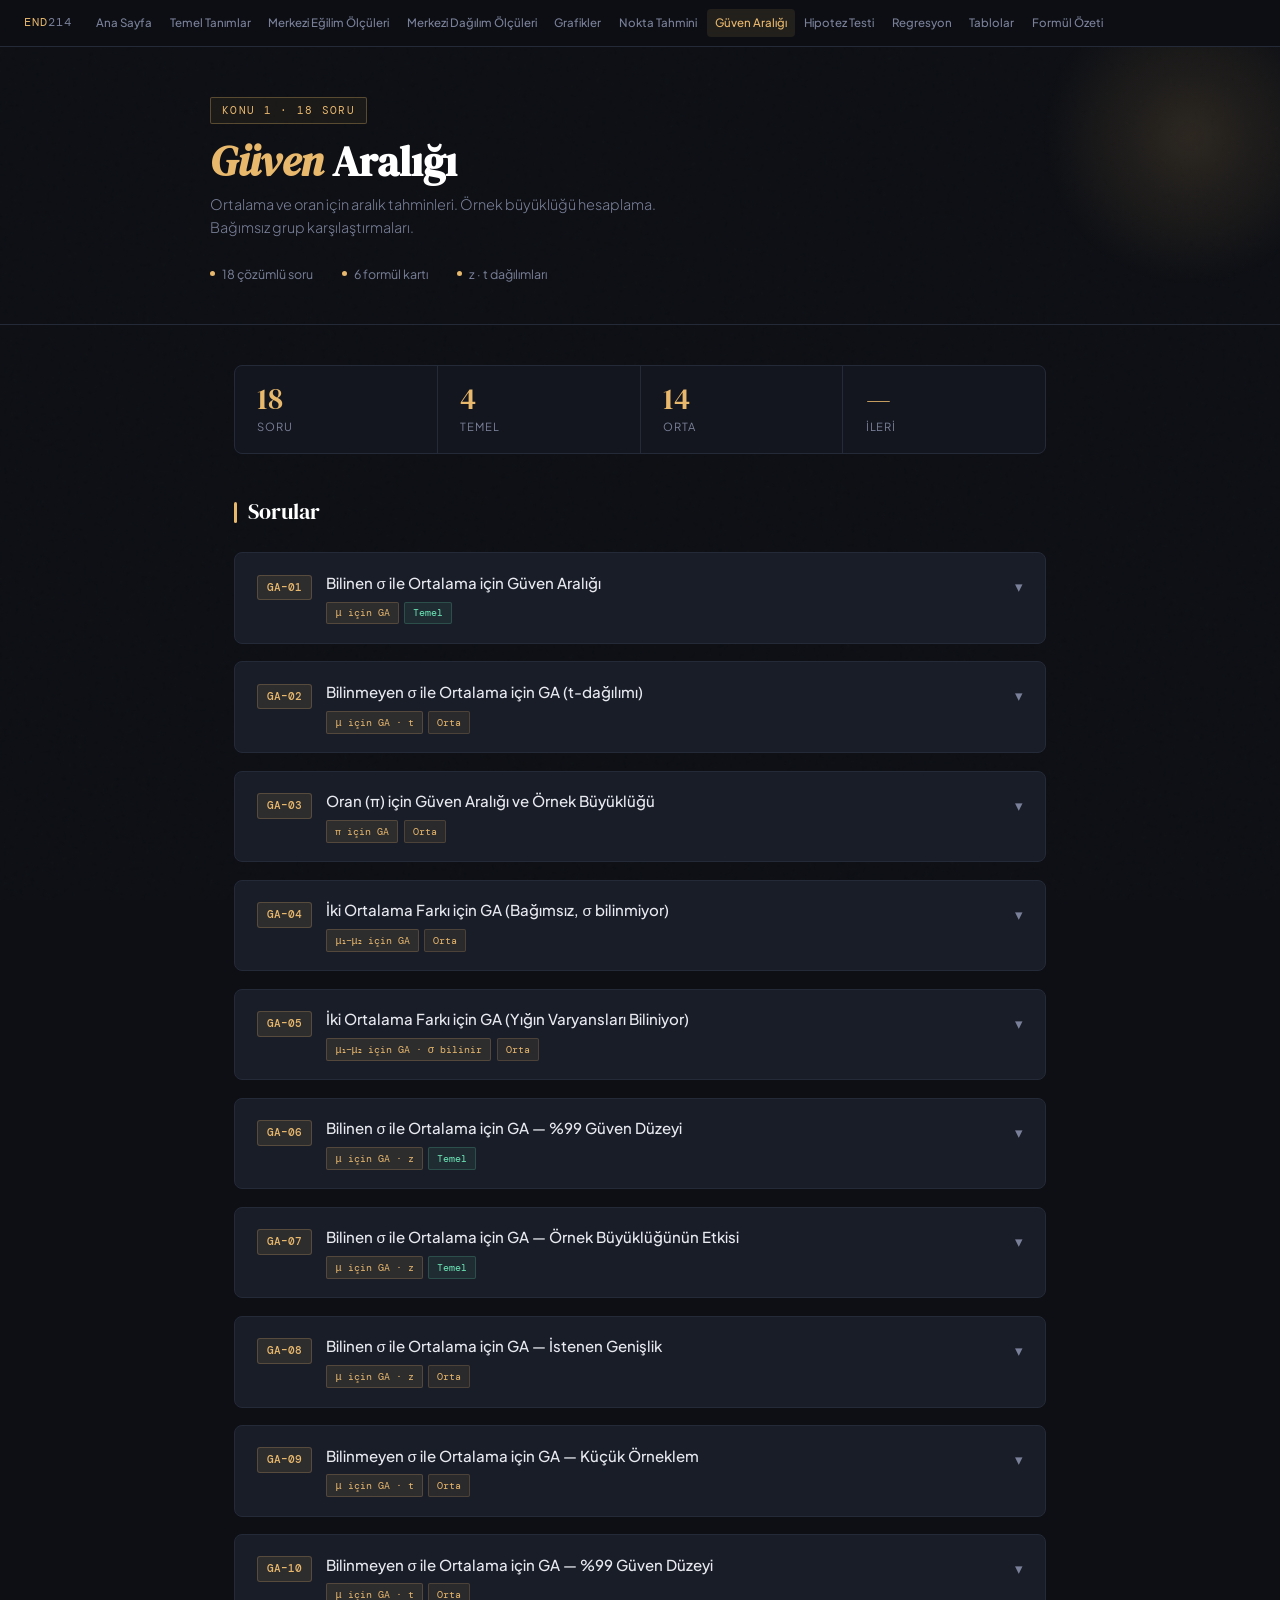
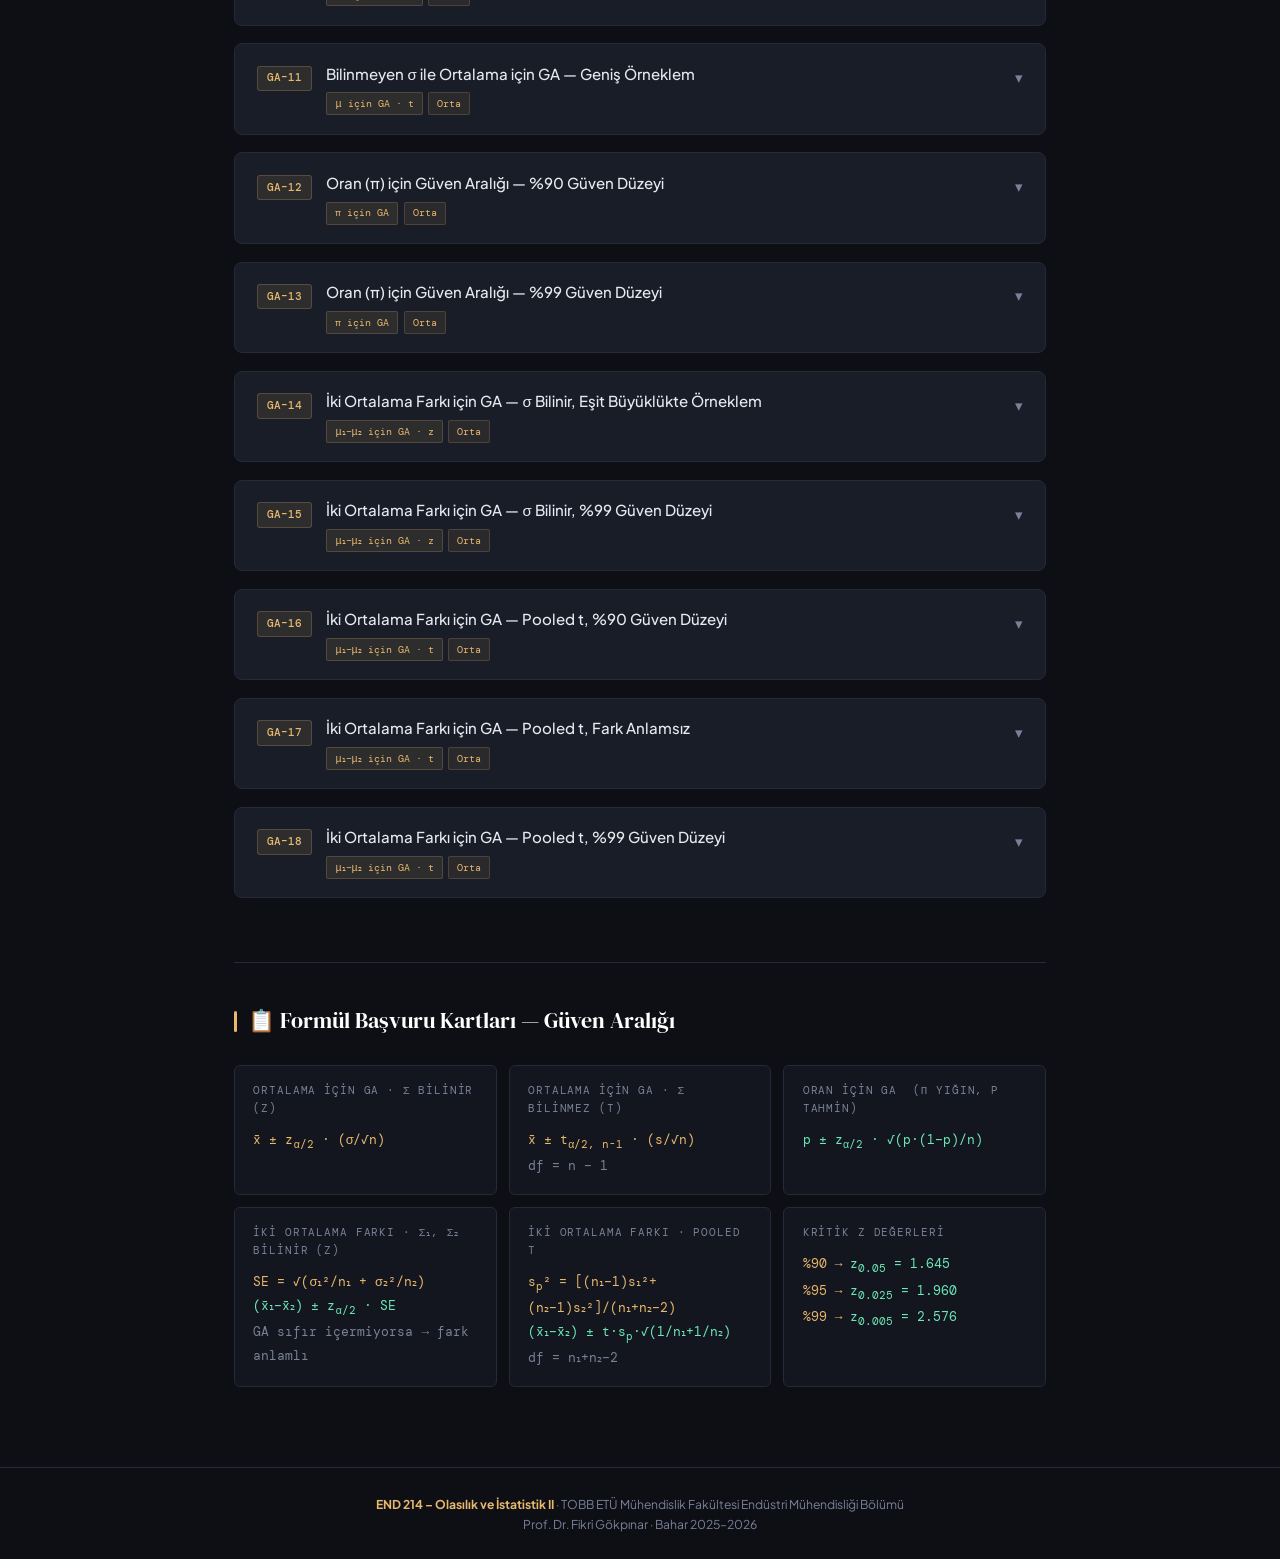
<file: ga.html>
<!DOCTYPE html>
<html lang="tr">
<head>
<meta charset="UTF-8">
<meta name="viewport" content="width=device-width, initial-scale=1.0">
<title>END214 – Güven Aralığı</title>
<link rel="stylesheet" href="style.css">
</head>
<body>

<nav class="topnav">
  <a href="index.html" class="brand">END<span>214</span></a>
  <div class="nav-links">
    <a href="index.html">Ana Sayfa</a>
    <a href="temel.html">Temel Tanımlar</a>
    <a href="me.html">Merkezi Eğilim Ölçüleri</a>
    <a href="dag.html">Merkezi Dağılım Ölçüleri</a>
    <a href="grafik.html">Grafikler</a>
    <a href="tahmin.html">Nokta Tahmini</a>
    <a href="ga.html" class="active">Güven Aralığı</a>
    <a href="ht.html">Hipotez Testi</a>
    <a href="reg.html">Regresyon</a>
    <a href="tablolar.html">Tablolar</a>
    <a href="cheatsheet.html">Formül Özeti</a>
  </div>
</nav>

<header class="page-header page-header-ga">
  <div class="page-header-inner">
    <span class="topic-tag tag-ga">Konu 1 · 18 Soru</span>
    <h1><em class="ga">Güven</em> Aralığı</h1>
    <p class="subtitle">Ortalama ve oran için aralık tahminleri. Örnek büyüklüğü hesaplama. Bağımsız grup karşılaştırmaları.</p>
    <div class="meta-row">
      <span class="meta-item"><span class="dot"></span>18 çözümlü soru</span>
      <span class="meta-item"><span class="dot"></span>6 formül kartı</span>
      <span class="meta-item"><span class="dot"></span>z · t dağılımları</span>
    </div>
  </div>
</header>

<main>
  <div class="stats-row">
    <div class="stat-cell"><div class="stat-val amber">18</div><div class="stat-label">Soru</div></div>
    <div class="stat-cell"><div class="stat-val amber">4</div><div class="stat-label">Temel</div></div>
    <div class="stat-cell"><div class="stat-val amber">14</div><div class="stat-label">Orta</div></div>
    <div class="stat-cell"><div class="stat-val amber">—</div><div class="stat-label">İleri</div></div>
  </div>

  <div class="section-heading sh-amber">Sorular</div>
  <div class="questions-grid">

    <!-- GA-01 -->
    <div class="q-card">
      <div class="q-header" onclick="toggleCard(this)">
        <span class="q-num qn-amber">GA–01</span>
        <div class="q-title-wrap">
          <div class="q-title">Bilinen σ ile Ortalama için Güven Aralığı</div>
          <div class="q-badges">
            <span class="badge badge-topic-a">μ için GA</span>
            <span class="badge badge-easy">Temel</span>
            
          </div>
        </div>
        <span class="q-toggle">▾</span>
      </div>
      <div class="q-body">
        <div class="q-text">
          Bir elektrik fabrikasında üretilen LED lambaların parlaklık değerleri normal dağılıma uymaktadır. Yığın standart sapması <strong>σ = 15 lümen</strong> bilinmektedir. Rastgele seçilen <strong>n = 36</strong> lambadan elde edilen ortalama parlaklık <strong>x̄ = 820 lümen</strong> olarak ölçülmüştür.
        </div>
        <div class="q-parts">
          <div class="q-part"><span class="part-label pl-amber">a)</span><span class="part-text">%95 güven düzeyinde yığın ortalaması μ için güven aralığını oluşturunuz ve yorumlayınız.</span></div>
          <div class="q-part"><span class="part-label pl-amber">b)</span><span class="part-text">Güven aralığının genişliğinin en fazla <strong>8 lümen</strong> olması isteniyorsa %95 güven düzeyinde en az kaç lamba ölçülmelidir?</span></div>
        </div>
        <button class="sol-btn sol-btn-a" onclick="toggleSolution(this)">▶ Çözümü Göster</button>
        <div class="solution">
          <div class="sol-title">Adım Adım Çözüm</div>
          <div class="sol-step"><span class="step-n sn-amber">Veri</span><div class="step-text">n=36, x̄=820, σ=15, α=0.05 → z<sub>α/2</sub> = <span class="result">1.96</span></div></div>
          <div class="sol-step"><span class="step-n sn-amber">a</span><div class="step-text">GA = x̄ ± z·(σ/√n) = 820 ± 1.96·(15/6) = 820 ± 4.9<br><span class="result">GA: (815.1 , 824.9) lümen</span></div></div>
          <div class="sol-step"><span class="step-n sn-amber">Yorum</span><div class="step-text">%95 güvenle, (815.1 , 824.9) lümen aralığı lambalar popülasyonunun ortalama parlaklığını kapsar.</div></div>
          <div class="sol-step"><span class="step-n sn-amber">b</span><div class="step-text">Genişlik ≤ 8 → E ≤ 4<br>n ≥ (z·σ/E)² = (1.96·15/4)² = (7.35)² = 54.02 → <span class="result">n ≥ 55</span><br>n = 55 ile GA: 820 ± 1.96·(15/√55) = 820 ± 1.96·2.023 = 820 ± 3.965<br><span class="result">GA: (816.04 , 823.96) lümen &nbsp;→ genişlik = 7.93 ≤ 8 ✓</span></div></div>
        </div>
      </div>
    </div>

    <!-- GA-02 -->
    <div class="q-card">
      <div class="q-header" onclick="toggleCard(this)">
        <span class="q-num qn-amber">GA–02</span>
        <div class="q-title-wrap">
          <div class="q-title">Bilinmeyen σ ile Ortalama için GA (t-dağılımı)</div>
          <div class="q-badges">
            <span class="badge badge-topic-a">μ için GA · t</span>
            <span class="badge badge-med">Orta</span>
            
          </div>
        </div>
        <span class="q-toggle">▾</span>
      </div>
      <div class="q-body">
        <div class="q-text">
          Bir yazılım şirketinde çalışanların günlük ortalama kod yazma süreleri (saat) ölçülmüştür. Rastgele seçilen <strong>n = 16</strong> çalışandan <strong>x̄ = 5.8 saat</strong> ve <strong>s = 1.2 saat</strong> hesaplanmıştır. Çalışma sürelerinin normal dağılıma uyduğu bilinmektedir.
        </div>
        <div class="q-parts">
          <div class="q-part"><span class="part-label pl-amber">a)</span><span class="part-text">%90 güven düzeyinde yığın ortalaması μ için güven aralığını oluşturunuz.</span></div>
          <div class="q-part"><span class="part-label pl-amber">b)</span><span class="part-text">%95 güven düzeyinde hesaplandığında aralık genişliği nasıl değişir? Neden? Açıklayınız.</span></div>
        </div>
        <button class="sol-btn sol-btn-a" onclick="toggleSolution(this)">▶ Çözümü Göster</button>
        <div class="solution">
          <div class="sol-title">Adım Adım Çözüm</div>
          <div class="sol-step"><span class="step-n sn-amber">Veri</span><div class="step-text">n=16, df=15, x̄=5.8, s=1.2 → %90: t<sub>0.05,15</sub> = <span class="result">1.753</span></div></div>
          <div class="sol-step"><span class="step-n sn-amber">a</span><div class="step-text">GA = x̄ ± t·(s/√n) = 5.8 ± 1.753·(1.2/4) = 5.8 ± 0.526<br><span class="result">GA: (5.274 , 6.326) saat</span><br>%90 güvenle, (5.274 , 6.326) saat aralığı çalışanların yığın ortalama kod yazma süresini kapsar.</div></div>
          <div class="sol-step"><span class="step-n sn-amber">b</span><div class="step-text">%95 → t<sub>0.025,15</sub>=2.131 → GA: 5.8 ± 2.131·0.3 = 5.8 ± 0.639<br><span class="result">GA: (5.161 , 6.439) saat &nbsp;→ aralık genişler.</span><br>%90 GA'ya kıyasla (5.274, 6.326) daha geniş; güven düzeyi arttıkça t kritik değeri büyür, dolayısıyla E = t·s/√n genişler.</div></div>
        </div>
      </div>
    </div>

    <!-- GA-03 -->
    <div class="q-card">
      <div class="q-header" onclick="toggleCard(this)">
        <span class="q-num qn-amber">GA–03</span>
        <div class="q-title-wrap">
          <div class="q-title">Oran (π) için Güven Aralığı ve Örnek Büyüklüğü</div>
          <div class="q-badges">
            <span class="badge badge-topic-a">π için GA</span>
            <span class="badge badge-med">Orta</span>
            
          </div>
        </div>
        <span class="q-toggle">▾</span>
      </div>
      <div class="q-body">
        <div class="q-text">
          Bir gıda fabrikasında üretilen çikolata paketleri kalite kontrol birimince incelenmiştir. <strong>n = 500</strong> paketten <strong>80 tanesi</strong> standart ağırlığın altında bulunmuştur.
        </div>
        <div class="q-parts">
          <div class="q-part"><span class="part-label pl-amber">a)</span><span class="part-text">%95 güven düzeyinde yığın eksik ağırlık oranı π için güven aralığını oluşturunuz.</span></div>
          <div class="q-part"><span class="part-label pl-amber">b)</span><span class="part-text">Güven aralığının genişliğinin en fazla <strong>%4</strong> olması isteniyorsa, %95 güven düzeyinde en az kaç paket incelenmelidir? (p = 0.16 kullanınız)</span></div>
        </div>
        <button class="sol-btn sol-btn-a" onclick="toggleSolution(this)">▶ Çözümü Göster</button>
        <div class="solution">
          <div class="sol-title">Adım Adım Çözüm</div>
          <div class="sol-step"><span class="step-n sn-amber">Veri</span><div class="step-text">p = 80/500 = 0.16 &nbsp;(örneklem oranı), q = 1−p = 0.84, z<sub>0.025</sub>=1.96</div></div>
          <div class="sol-step"><span class="step-n sn-amber">a</span><div class="step-text">E = 1.96·√(p·q/n) = 1.96·√(0.16·0.84/500) = 1.96·0.01640 = 0.0321<br><span class="result">π için GA: (0.1279 , 0.1921) → yaklaşık %12.8 ile %19.2</span><br>%95 güvenle, (0.1279 , 0.1921) aralığı yığın eksik ağırlık oranı π'yi kapsar.</div></div>
          <div class="sol-step"><span class="step-n sn-amber">b</span><div class="step-text">Genişlik ≤ 0.04 → E ≤ 0.02<br>n ≥ z²·p·q/E² = 3.8416·0.1344/0.0004 = 0.5163/0.0004 = 1290.7 → <span class="result">n ≥ 1291</span><br>n = 1291 ile GA: 0.16 ± 1.96·√(0.16·0.84/1291) = 0.16 ± 1.96·0.01020 = 0.16 ± 0.020<br><span class="result">GA: (0.140 , 0.180) &nbsp;→ genişlik = 0.040 ≤ 0.04 ✓</span><br>%95 güvenle, (0.140 , 0.180) aralığı yığın eksik ağırlık oranı π'yi kapsar.</div></div>
        </div>
      </div>
    </div>

    <!-- GA-04 -->
    <div class="q-card">
      <div class="q-header" onclick="toggleCard(this)">
        <span class="q-num qn-amber">GA–04</span>
        <div class="q-title-wrap">
          <div class="q-title">İki Ortalama Farkı için GA (Bağımsız, σ bilinmiyor)</div>
          <div class="q-badges">
            <span class="badge badge-topic-a">μ₁−μ₂ için GA</span>
            <span class="badge badge-med">Orta</span>
            
          </div>
        </div>
        <span class="q-toggle">▾</span>
      </div>
      <div class="q-body">
        <div class="q-text">
          İki farklı üretim hattında üretilen ampullerin ortalama ömürleri karşılaştırılmaktadır. Yığın varyanslarının eşit olduğu varsayılmaktadır.
          <table>
            <tr><th class="th-amber">Grup</th><th class="th-amber">n</th><th class="th-amber">x̄ (saat)</th><th class="th-amber">s (saat)</th></tr>
            <tr><td>Hat 1</td><td>12</td><td>1250</td><td>120</td></tr>
            <tr><td>Hat 2</td><td>15</td><td>1180</td><td>110</td></tr>
          </table>
        </div>
        <div class="q-parts">
          <div class="q-part"><span class="part-label pl-amber">a)</span><span class="part-text">Birleştirilmiş standart sapmayı (s<sub>p</sub>) hesaplayınız.</span></div>
          <div class="q-part"><span class="part-label pl-amber">b)</span><span class="part-text">%95 güven düzeyinde μ₁−μ₂ farkı için güven aralığını oluşturunuz ve yorumlayınız.</span></div>
        </div>
        <button class="sol-btn sol-btn-a" onclick="toggleSolution(this)">▶ Çözümü Göster</button>
        <div class="solution">
          <div class="sol-title">Adım Adım Çözüm</div>
          <div class="sol-step"><span class="step-n sn-amber">a</span><div class="step-text">s<sub>p</sub>² = [(n₁−1)s₁²+(n₂−1)s₂²]/(n₁+n₂−2)<br>= [11·14400+14·12100]/25 = 327800/25 = 13112<br><span class="result">s<sub>p</sub> = 114.51</span></div></div>
          <div class="sol-step"><span class="step-n sn-amber">b</span><div class="step-text">df=25, t<sub>0.025,25</sub>=2.060<br>E = 2.060·114.51·√(1/12+1/15) = 2.060·114.51·0.3801 = 89.7<br>x̄₁−x̄₂ = 70<br><span class="result">GA: (−19.7 , 159.7) saat</span><br>%95 güvenle, (−19.7 , 159.7) aralığı iki hattın ortalama ömür farkı μ₁−μ₂'yi kapsar. Aralık sıfırı içerdiğinden iki hat arasında anlamlı bir fark gösterilemez.</div></div>
        </div>
      </div>
    </div>

    <!-- GA-05 -->
    <div class="q-card">
      <div class="q-header" onclick="toggleCard(this)">
        <span class="q-num qn-amber">GA–05</span>
        <div class="q-title-wrap">
          <div class="q-title">İki Ortalama Farkı için GA (Yığın Varyansları Biliniyor)</div>
          <div class="q-badges">
            <span class="badge badge-topic-a">μ₁−μ₂ için GA · σ bilinir</span>
            <span class="badge badge-med">Orta</span>
            
          </div>
        </div>
        <span class="q-toggle">▾</span>
      </div>
      <div class="q-body">
        <div class="q-text">
          İki farklı şehirdeki benzin istasyonlarında yakıt fiyatları (TL/litre) incelenmektedir. A şehrinden rastgele seçilen <strong>n₁ = 40</strong> istasyonun ortalama fiyatı <strong>x̄₁ = 42.80 TL</strong>, B şehrinden rastgele seçilen <strong>n₂ = 35</strong> istasyonun ortalama fiyatı <strong>x̄₂ = 41.50 TL</strong> olarak bulunmuştur. Yığın standart sapmaları <strong>σ₁ = 1.20 TL</strong> ve <strong>σ₂ = 1.50 TL</strong> olarak bilinmektedir.
        </div>
        <div class="q-parts">
          <div class="q-part"><span class="part-label pl-amber">a)</span><span class="part-text">%95 güven düzeyinde iki şehrin ortalama yakıt fiyatı farkı μ₁ − μ₂ için güven aralığını oluşturunuz.</span></div>
          <div class="q-part"><span class="part-label pl-amber">b)</span><span class="part-text">Güven aralığına dayanarak iki şehrin ortalama yakıt fiyatları arasında %95 güven düzeyinde anlamlı bir fark olup olmadığını yorumlayınız.</span></div>
        </div>
        <button class="sol-btn sol-btn-a" onclick="toggleSolution(this)">▶ Çözümü Göster</button>
        <div class="solution">
          <div class="sol-title">Adım Adım Çözüm</div>
          <div class="sol-step"><span class="step-n sn-amber">Veri</span><div class="step-text">n₁=40, x̄₁=42.80, σ₁=1.20 &nbsp;|&nbsp; n₂=35, x̄₂=41.50, σ₂=1.50<br>α=0.05 → z<sub>0.025</sub> = 1.96 &nbsp;(σ bilindiğinden z-dağılımı kullanılır)</div></div>
          <div class="sol-step"><span class="step-n sn-amber">SE</span><div class="step-text">SE = √(σ₁²/n₁ + σ₂²/n₂) = √(1.44/40 + 2.25/35) = √(0.0360 + 0.0643) = √0.1003 = <span class="result">0.3167</span></div></div>
          <div class="sol-step"><span class="step-n sn-amber">a</span><div class="step-text">(x̄₁ − x̄₂) ± z<sub>α/2</sub> · SE = (42.80 − 41.50) ± 1.96 · 0.3167<br>= 1.30 ± 0.620<br><span class="result">GA: (0.680 , 1.920) TL</span></div></div>
          <div class="sol-step"><span class="step-n sn-amber">b</span><div class="step-text">%95 güvenle, (0.680 , 1.920) TL aralığı iki şehrin ortalama yakıt fiyatı farkı μ₁−μ₂'yi kapsar. Aralık tamamen sıfırın sağında olduğundan A şehrinin ortalama yakıt fiyatı B şehrinden anlamlı biçimde yüksektir.</div></div>
        </div>
      </div>
    </div>

    <!-- GA-06 -->
    <div class="q-card">
      <div class="q-header" onclick="toggleCard(this)">
        <span class="q-num qn-amber">GA–06</span>
        <div class="q-title-wrap">
          <div class="q-title">Bilinen σ ile Ortalama için GA — %99 Güven Düzeyi</div>
          <div class="q-badges">
            <span class="badge badge-topic-a">μ için GA · z</span>
            <span class="badge badge-easy">Temel</span>
          </div>
        </div>
        <span class="q-toggle">▾</span>
      </div>
      <div class="q-body">
        <div class="q-text">
          Bir un fabrikasında üretilen torbaların ağırlıkları (kg) normal dağılıma uymaktadır. Yığın standart sapması <strong>σ = 0.8 kg</strong> bilinmektedir. Rastgele seçilen <strong>n = 25</strong> torbadan elde edilen ortalama ağırlık <strong>x̄ = 50.3 kg</strong> olarak ölçülmüştür.
        </div>
        <div class="q-parts">
          <div class="q-part"><span class="part-label pl-amber">a)</span><span class="part-text">%99 güven düzeyinde yığın ortalaması μ için güven aralığını oluşturunuz ve yorumlayınız.</span></div>
          <div class="q-part"><span class="part-label pl-amber">b)</span><span class="part-text">%95 güven düzeyinde oluşturulan aralıkla karşılaştırınız; hangi aralık daha geniştir ve neden?</span></div>
        </div>
        <button class="sol-btn sol-btn-a" onclick="toggleSolution(this)">▶ Çözümü Göster</button>
        <div class="solution">
          <div class="sol-title">Adım Adım Çözüm</div>
          <div class="sol-step"><span class="step-n sn-amber">Veri</span><div class="step-text">n=25, x̄=50.3, σ=0.8, α=0.01 → z<sub>0.005</sub> = <span class="result">2.576</span></div></div>
          <div class="sol-step"><span class="step-n sn-amber">a</span><div class="step-text">GA = x̄ ± z·(σ/√n) = 50.3 ± 2.576·(0.8/5) = 50.3 ± 0.412<br><span class="result">GA: (49.888 , 50.712) kg</span><br>%99 güvenle, (49.888 , 50.712) kg aralığı torbaların yığın ortalama ağırlığını kapsar.</div></div>
          <div class="sol-step"><span class="step-n sn-amber">b</span><div class="step-text">%95 → z<sub>0.025</sub>=1.96 → GA: 50.3 ± 1.96·0.16 = 50.3 ± 0.314 → (49.986 , 50.614) kg<br>%99 aralığı (0.824 genişlik) > %95 aralığı (0.628 genişlik). Güven düzeyi arttıkça kritik z değeri büyür; daha geniş aralık daha yüksek güvenceyi yansıtır.</div></div>
        </div>
      </div>
    </div>

    <!-- GA-07 -->
    <div class="q-card">
      <div class="q-header" onclick="toggleCard(this)">
        <span class="q-num qn-amber">GA–07</span>
        <div class="q-title-wrap">
          <div class="q-title">Bilinen σ ile Ortalama için GA — Örnek Büyüklüğünün Etkisi</div>
          <div class="q-badges">
            <span class="badge badge-topic-a">μ için GA · z</span>
            <span class="badge badge-easy">Temel</span>
          </div>
        </div>
        <span class="q-toggle">▾</span>
      </div>
      <div class="q-body">
        <div class="q-text">
          Bir hastanede hastaların bekleme süreleri (dakika) incelenmektedir. Yığın standart sapması <strong>σ = 12 dakika</strong> bilinmektedir. İki ayrı günde ölçüm yapılmış; birinci günde <strong>n₁ = 16</strong> hastadan <strong>x̄₁ = 38 dakika</strong>, ikinci günde <strong>n₂ = 64</strong> hastadan <strong>x̄₂ = 38 dakika</strong> elde edilmiştir.
        </div>
        <div class="q-parts">
          <div class="q-part"><span class="part-label pl-amber">a)</span><span class="part-text">Her iki gün için %95 güven düzeyinde μ için güven aralıklarını ayrı ayrı oluşturunuz.</span></div>
          <div class="q-part"><span class="part-label pl-amber">b)</span><span class="part-text">İki aralığın genişliklerini karşılaştırınız ve örnek büyüklüğünün etkisini açıklayınız.</span></div>
        </div>
        <button class="sol-btn sol-btn-a" onclick="toggleSolution(this)">▶ Çözümü Göster</button>
        <div class="solution">
          <div class="sol-title">Adım Adım Çözüm</div>
          <div class="sol-step"><span class="step-n sn-amber">Veri</span><div class="step-text">σ=12, x̄=38, α=0.05 → z<sub>0.025</sub>=1.96</div></div>
          <div class="sol-step"><span class="step-n sn-amber">a</span><div class="step-text">n₁=16: GA₁ = 38 ± 1.96·(12/4) = 38 ± 5.88 → <span class="result">GA₁: (32.12 , 43.88) dk</span><br>n₂=64: GA₂ = 38 ± 1.96·(12/8) = 38 ± 2.94 → <span class="result">GA₂: (35.06 , 40.94) dk</span></div></div>
          <div class="sol-step"><span class="step-n sn-amber">b</span><div class="step-text">GA₁ genişliği = 11.76 dk, GA₂ genişliği = 5.88 dk.<br>n 4 katına çıktığında genişlik yarıya indi. E = z·σ/√n olduğundan genişlik n'nin kareköküyle ters orantılıdır.</div></div>
        </div>
      </div>
    </div>

    <!-- GA-08 -->
    <div class="q-card">
      <div class="q-header" onclick="toggleCard(this)">
        <span class="q-num qn-amber">GA–08</span>
        <div class="q-title-wrap">
          <div class="q-title">Bilinen σ ile Ortalama için GA — İstenen Genişlik</div>
          <div class="q-badges">
            <span class="badge badge-topic-a">μ için GA · z</span>
            <span class="badge badge-med">Orta</span>
          </div>
        </div>
        <span class="q-toggle">▾</span>
      </div>
      <div class="q-body">
        <div class="q-text">
          Bir süt fabrikasında dolum makinesi şişelere ortalama μ ml süt doldurmaktadır. Yığın standart sapması <strong>σ = 10 ml</strong> bilinmektedir. Pilot çalışmada <strong>n = 20</strong> şişeden <strong>x̄ = 502 ml</strong> elde edilmiştir.
        </div>
        <div class="q-parts">
          <div class="q-part"><span class="part-label pl-amber">a)</span><span class="part-text">%90 güven düzeyinde μ için güven aralığını oluşturunuz ve yorumlayınız.</span></div>
          <div class="q-part"><span class="part-label pl-amber">b)</span><span class="part-text">Güven aralığının genişliğinin en fazla <strong>6 ml</strong> olması isteniyorsa %90 güven düzeyinde en az kaç şişe ölçülmelidir?</span></div>
        </div>
        <button class="sol-btn sol-btn-a" onclick="toggleSolution(this)">▶ Çözümü Göster</button>
        <div class="solution">
          <div class="sol-title">Adım Adım Çözüm</div>
          <div class="sol-step"><span class="step-n sn-amber">Veri</span><div class="step-text">n=20, x̄=502, σ=10, α=0.10 → z<sub>0.05</sub> = <span class="result">1.645</span></div></div>
          <div class="sol-step"><span class="step-n sn-amber">a</span><div class="step-text">GA = 502 ± 1.645·(10/√20) = 502 ± 1.645·2.236 = 502 ± 3.678<br><span class="result">GA: (498.32 , 505.68) ml</span><br>%90 güvenle, (498.32 , 505.68) ml aralığı dolum makinesinin yığın ortalama dolum miktarını kapsar.</div></div>
          <div class="sol-step"><span class="step-n sn-amber">b</span><div class="step-text">Genişlik ≤ 6 → E ≤ 3<br>n ≥ (1.645·10/3)² = (5.483)² = 30.07 → <span class="result">n ≥ 31</span><br>n=31 ile GA: 502 ± 1.645·(10/√31) = 502 ± 1.645·1.796 = 502 ± 2.955<br><span class="result">GA: (499.05 , 504.95) ml → genişlik = 5.91 ≤ 6 ✓</span></div></div>
        </div>
      </div>
    </div>

    <!-- GA-09 -->
    <div class="q-card">
      <div class="q-header" onclick="toggleCard(this)">
        <span class="q-num qn-amber">GA–09</span>
        <div class="q-title-wrap">
          <div class="q-title">Bilinmeyen σ ile Ortalama için GA — Küçük Örneklem</div>
          <div class="q-badges">
            <span class="badge badge-topic-a">μ için GA · t</span>
            <span class="badge badge-med">Orta</span>
          </div>
        </div>
        <span class="q-toggle">▾</span>
      </div>
      <div class="q-body">
        <div class="q-text">
          Bir araştırmacı yeni bir diyet programının günlük kalori alımını incelemektedir. Normal dağılıma uyan verilerden rastgele seçilen <strong>n = 10</strong> kişiden <strong>x̄ = 1840 kal</strong> ve <strong>s = 210 kal</strong> elde edilmiştir.
        </div>
        <div class="q-parts">
          <div class="q-part"><span class="part-label pl-amber">a)</span><span class="part-text">%95 güven düzeyinde yığın ortalaması μ için güven aralığını oluşturunuz ve yorumlayınız.</span></div>
          <div class="q-part"><span class="part-label pl-amber">b)</span><span class="part-text">n = 10 iken neden z yerine t dağılımı kullanıldığını açıklayınız.</span></div>
        </div>
        <button class="sol-btn sol-btn-a" onclick="toggleSolution(this)">▶ Çözümü Göster</button>
        <div class="solution">
          <div class="sol-title">Adım Adım Çözüm</div>
          <div class="sol-step"><span class="step-n sn-amber">Veri</span><div class="step-text">n=10, df=9, x̄=1840, s=210, α=0.05 → t<sub>0.025,9</sub> = <span class="result">2.262</span></div></div>
          <div class="sol-step"><span class="step-n sn-amber">a</span><div class="step-text">GA = x̄ ± t·(s/√n) = 1840 ± 2.262·(210/√10) = 1840 ± 2.262·66.41 = 1840 ± 150.2<br><span class="result">GA: (1689.8 , 1990.2) kal</span><br>%95 güvenle, (1689.8 , 1990.2) kal aralığı yığın ortalama günlük kalori alımını kapsar.</div></div>
          <div class="sol-step"><span class="step-n sn-amber">b</span><div class="step-text">σ bilinmediğinde s ile tahmin edilir; (x̄−μ)/(s/√n) istatistiği standart normal değil, df=n−1 serbestlik dereceli t dağılımına uyar. n küçük olduğunda t dağılımının kuyrukları z'den kalındır; bu belirsizliği yansıtır.</div></div>
        </div>
      </div>
    </div>

    <!-- GA-10 -->
    <div class="q-card">
      <div class="q-header" onclick="toggleCard(this)">
        <span class="q-num qn-amber">GA–10</span>
        <div class="q-title-wrap">
          <div class="q-title">Bilinmeyen σ ile Ortalama için GA — %99 Güven Düzeyi</div>
          <div class="q-badges">
            <span class="badge badge-topic-a">μ için GA · t</span>
            <span class="badge badge-med">Orta</span>
          </div>
        </div>
        <span class="q-toggle">▾</span>
      </div>
      <div class="q-body">
        <div class="q-text">
          Bir otomotiv fabrikasında üretilen motor parçalarının ağırlıkları (gram) normal dağılıma uymaktadır. Rastgele seçilen <strong>n = 20</strong> parçadan <strong>x̄ = 485.6 g</strong> ve <strong>s = 8.4 g</strong> elde edilmiştir.
        </div>
        <div class="q-parts">
          <div class="q-part"><span class="part-label pl-amber">a)</span><span class="part-text">%99 güven düzeyinde yığın ortalaması μ için güven aralığını oluşturunuz ve yorumlayınız.</span></div>
          <div class="q-part"><span class="part-label pl-amber">b)</span><span class="part-text">Güven aralığının genişliğinin en fazla <strong>7 gram</strong> olması isteniyorsa %99 güven düzeyinde en az kaç parça ölçülmelidir?</span></div>
        </div>
        <button class="sol-btn sol-btn-a" onclick="toggleSolution(this)">▶ Çözümü Göster</button>
        <div class="solution">
          <div class="sol-title">Adım Adım Çözüm</div>
          <div class="sol-step"><span class="step-n sn-amber">Veri</span><div class="step-text">n=20, df=19, x̄=485.6, s=8.4, α=0.01 → t<sub>0.005,19</sub> = <span class="result">2.861</span></div></div>
          <div class="sol-step"><span class="step-n sn-amber">a</span><div class="step-text">GA = 485.6 ± 2.861·(8.4/√20) = 485.6 ± 2.861·1.879 = 485.6 ± 5.375<br><span class="result">GA: (480.22 , 490.98) g</span><br>%99 güvenle, (480.22 , 490.98) g aralığı motor parçalarının yığın ortalama ağırlığını kapsar.</div></div>
          <div class="sol-step"><span class="step-n sn-amber">b</span><div class="step-text">Genişlik ≤ 7 → E ≤ 3.5. σ bilinmediğinden s=8.4 kullanılır; büyük n için z<sub>0.005</sub>=2.576 ile yaklaşım:<br>n ≥ (2.576·8.4/3.5)² = (6.182)² = 38.2 → <span class="result">n ≥ 39</span><br>n=39 ile GA: 485.6 ± 2.576·(8.4/√39) = 485.6 ± 2.576·1.345 = 485.6 ± 3.465<br><span class="result">GA: (482.14 , 489.06) g → genişlik = 6.93 ≤ 7 ✓</span></div></div>
        </div>
      </div>
    </div>

    <!-- GA-11 -->
    <div class="q-card">
      <div class="q-header" onclick="toggleCard(this)">
        <span class="q-num qn-amber">GA–11</span>
        <div class="q-title-wrap">
          <div class="q-title">Bilinmeyen σ ile Ortalama için GA — Geniş Örneklem</div>
          <div class="q-badges">
            <span class="badge badge-topic-a">μ için GA · t</span>
            <span class="badge badge-med">Orta</span>
          </div>
        </div>
        <span class="q-toggle">▾</span>
      </div>
      <div class="q-body">
        <div class="q-text">
          Bir e-ticaret şirketinde teslimat süreleri (gün) incelenmektedir. Rastgele seçilen <strong>n = 50</strong> siparişten <strong>x̄ = 3.2 gün</strong> ve <strong>s = 0.9 gün</strong> elde edilmiştir. Teslimat sürelerinin normal dağılıma uyduğu bilinmektedir.
        </div>
        <div class="q-parts">
          <div class="q-part"><span class="part-label pl-amber">a)</span><span class="part-text">%90 güven düzeyinde yığın ortalama teslimat süresi μ için güven aralığını oluşturunuz ve yorumlayınız.</span></div>
          <div class="q-part"><span class="part-label pl-amber">b)</span><span class="part-text">%95 güven düzeyinde oluşturulan aralıkla karşılaştırınız.</span></div>
        </div>
        <button class="sol-btn sol-btn-a" onclick="toggleSolution(this)">▶ Çözümü Göster</button>
        <div class="solution">
          <div class="sol-title">Adım Adım Çözüm</div>
          <div class="sol-step"><span class="step-n sn-amber">Veri</span><div class="step-text">n=50, df=49, x̄=3.2, s=0.9</div></div>
          <div class="sol-step"><span class="step-n sn-amber">a</span><div class="step-text">%90 → t<sub>0.05,49</sub>=1.677<br>GA = 3.2 ± 1.677·(0.9/√50) = 3.2 ± 1.677·0.1273 = 3.2 ± 0.213<br><span class="result">GA: (2.987 , 3.413) gün</span><br>%90 güvenle, (2.987 , 3.413) gün aralığı yığın ortalama teslimat süresini kapsar.</div></div>
          <div class="sol-step"><span class="step-n sn-amber">b</span><div class="step-text">%95 → t<sub>0.025,49</sub>=2.010<br>GA: 3.2 ± 2.010·0.1273 = 3.2 ± 0.256 → <span class="result">GA: (2.944 , 3.456) gün</span><br>%95 aralığı (0.512 genişlik) > %90 aralığı (0.426 genişlik); daha yüksek güven daha geniş aralık gerektirir.</div></div>
        </div>
      </div>
    </div>

    <!-- GA-12 -->
    <div class="q-card">
      <div class="q-header" onclick="toggleCard(this)">
        <span class="q-num qn-amber">GA–12</span>
        <div class="q-title-wrap">
          <div class="q-title">Oran (π) için Güven Aralığı — %90 Güven Düzeyi</div>
          <div class="q-badges">
            <span class="badge badge-topic-a">π için GA</span>
            <span class="badge badge-med">Orta</span>
          </div>
        </div>
        <span class="q-toggle">▾</span>
      </div>
      <div class="q-body">
        <div class="q-text">
          Bir müşteri hizmetleri merkezi, müşteri şikâyetlerinin çözümlenme oranını incelemektedir. Rastgele seçilen <strong>n = 300</strong> şikâyetten <strong>252 tanesi</strong> ilk temas anında çözüme kavuşturulmuştur.
        </div>
        <div class="q-parts">
          <div class="q-part"><span class="part-label pl-amber">a)</span><span class="part-text">%90 güven düzeyinde yığın çözüm oranı π için güven aralığını oluşturunuz ve yorumlayınız.</span></div>
          <div class="q-part"><span class="part-label pl-amber">b)</span><span class="part-text">Güven aralığının genişliğinin en fazla <strong>%3</strong> olması isteniyorsa %90 güven düzeyinde en az kaç şikâyet incelenmelidir? (p = 0.84 kullanınız)</span></div>
        </div>
        <button class="sol-btn sol-btn-a" onclick="toggleSolution(this)">▶ Çözümü Göster</button>
        <div class="solution">
          <div class="sol-title">Adım Adım Çözüm</div>
          <div class="sol-step"><span class="step-n sn-amber">Veri</span><div class="step-text">p = 252/300 = 0.84, q = 0.16, z<sub>0.05</sub> = 1.645</div></div>
          <div class="sol-step"><span class="step-n sn-amber">a</span><div class="step-text">E = 1.645·√(0.84·0.16/300) = 1.645·√0.000448 = 1.645·0.02117 = 0.0348<br><span class="result">π için GA: (0.805 , 0.875) → yaklaşık %80.5 ile %87.5</span><br>%90 güvenle, (0.805 , 0.875) aralığı yığın çözüm oranı π'yi kapsar.</div></div>
          <div class="sol-step"><span class="step-n sn-amber">b</span><div class="step-text">Genişlik ≤ 0.03 → E ≤ 0.015<br>n ≥ z²·p·q/E² = 2.706·0.1344/0.000225 = 0.3637/0.000225 = 1616.4 → <span class="result">n ≥ 1617</span><br>n=1617 ile GA: 0.84 ± 1.645·√(0.84·0.16/1617) = 0.84 ± 1.645·0.00912 = 0.84 ± 0.015<br><span class="result">GA: (0.825 , 0.855) → genişlik = 0.030 ≤ 0.03 ✓</span></div></div>
        </div>
      </div>
    </div>

    <!-- GA-13 -->
    <div class="q-card">
      <div class="q-header" onclick="toggleCard(this)">
        <span class="q-num qn-amber">GA–13</span>
        <div class="q-title-wrap">
          <div class="q-title">Oran (π) için Güven Aralığı — %99 Güven Düzeyi</div>
          <div class="q-badges">
            <span class="badge badge-topic-a">π için GA</span>
            <span class="badge badge-med">Orta</span>
          </div>
        </div>
        <span class="q-toggle">▾</span>
      </div>
      <div class="q-body">
        <div class="q-text">
          Bir ilaç firması, yeni ürettiği ağrı kesici tabletten yararlanan hasta oranını incelemektedir. Klinik çalışmaya katılan <strong>n = 400</strong> hastadan <strong>340 tanesi</strong> ilacın etkili olduğunu bildirmiştir.
        </div>
        <div class="q-parts">
          <div class="q-part"><span class="part-label pl-amber">a)</span><span class="part-text">%99 güven düzeyinde yığın etkinlik oranı π için güven aralığını oluşturunuz ve yorumlayınız.</span></div>
          <div class="q-part"><span class="part-label pl-amber">b)</span><span class="part-text">Güven aralığının genişliğinin en fazla <strong>%5</strong> olması isteniyorsa %99 güven düzeyinde en az kaç hasta gereklidir? (p = 0.85 kullanınız)</span></div>
        </div>
        <button class="sol-btn sol-btn-a" onclick="toggleSolution(this)">▶ Çözümü Göster</button>
        <div class="solution">
          <div class="sol-title">Adım Adım Çözüm</div>
          <div class="sol-step"><span class="step-n sn-amber">Veri</span><div class="step-text">p = 340/400 = 0.85, q = 0.15, z<sub>0.005</sub> = 2.576</div></div>
          <div class="sol-step"><span class="step-n sn-amber">a</span><div class="step-text">E = 2.576·√(0.85·0.15/400) = 2.576·√0.000319 = 2.576·0.01786 = 0.04601<br><span class="result">π için GA: (0.804 , 0.896) → yaklaşık %80.4 ile %89.6</span><br>%99 güvenle, (0.804 , 0.896) aralığı yığın etkinlik oranı π'yi kapsar.</div></div>
          <div class="sol-step"><span class="step-n sn-amber">b</span><div class="step-text">Genişlik ≤ 0.05 → E ≤ 0.025<br>n ≥ z²·p·q/E² = 6.6298·0.1275/0.000625 = 0.8453/0.000625 = 1352.4 → <span class="result">n ≥ 1353</span><br>n=1353 ile GA: 0.85 ± 2.576·√(0.85·0.15/1353) = 0.85 ± 2.576·0.009699 = 0.85 ± 0.025<br><span class="result">GA: (0.825 , 0.875) → genişlik = 0.050 ≤ 0.05 ✓</span></div></div>
        </div>
      </div>
    </div>

    <!-- GA-14 -->
    <div class="q-card">
      <div class="q-header" onclick="toggleCard(this)">
        <span class="q-num qn-amber">GA–14</span>
        <div class="q-title-wrap">
          <div class="q-title">İki Ortalama Farkı için GA — σ Bilinir, Eşit Büyüklükte Örneklem</div>
          <div class="q-badges">
            <span class="badge badge-topic-a">μ₁−μ₂ için GA · z</span>
            <span class="badge badge-med">Orta</span>
          </div>
        </div>
        <span class="q-toggle">▾</span>
      </div>
      <div class="q-body">
        <div class="q-text">
          İki farklı tarım ilacının etkisiyle elde edilen ürün verimleri (kg/dönüm) karşılaştırılmaktadır. Her iki gruptan <strong>n₁ = n₂ = 30</strong> tarla incelenmiş; <strong>x̄₁ = 380 kg</strong> ve <strong>x̄₂ = 365 kg</strong> elde edilmiştir. Yığın standart sapmaları <strong>σ₁ = 25 kg</strong> ve <strong>σ₂ = 20 kg</strong> bilinmektedir.
        </div>
        <div class="q-parts">
          <div class="q-part"><span class="part-label pl-amber">a)</span><span class="part-text">%90 güven düzeyinde iki ilacın ortalama verim farkı μ₁ − μ₂ için güven aralığını oluşturunuz.</span></div>
          <div class="q-part"><span class="part-label pl-amber">b)</span><span class="part-text">Güven aralığını yorumlayınız; birinci ilaç ikincisinden daha mı verimlidir?</span></div>
        </div>
        <button class="sol-btn sol-btn-a" onclick="toggleSolution(this)">▶ Çözümü Göster</button>
        <div class="solution">
          <div class="sol-title">Adım Adım Çözüm</div>
          <div class="sol-step"><span class="step-n sn-amber">Veri</span><div class="step-text">n₁=n₂=30, x̄₁=380, x̄₂=365, σ₁=25, σ₂=20 → z<sub>0.05</sub>=1.645</div></div>
          <div class="sol-step"><span class="step-n sn-amber">SE</span><div class="step-text">SE = √(625/30 + 400/30) = √(20.833 + 13.333) = √34.167 = <span class="result">5.846</span></div></div>
          <div class="sol-step"><span class="step-n sn-amber">a</span><div class="step-text">(x̄₁−x̄₂) ± z·SE = (380−365) ± 1.645·5.846 = 15 ± 9.617<br><span class="result">GA: (5.383 , 24.617) kg</span></div></div>
          <div class="sol-step"><span class="step-n sn-amber">b</span><div class="step-text">%90 güvenle, (5.383 , 24.617) kg aralığı iki ilacın ortalama verim farkı μ₁−μ₂'yi kapsar. Aralık tamamen sıfırın sağında olduğundan birinci ilaç ikincisine kıyasla anlamlı biçimde daha yüksek verim sağlamaktadır.</div></div>
        </div>
      </div>
    </div>

    <!-- GA-15 -->
    <div class="q-card">
      <div class="q-header" onclick="toggleCard(this)">
        <span class="q-num qn-amber">GA–15</span>
        <div class="q-title-wrap">
          <div class="q-title">İki Ortalama Farkı için GA — σ Bilinir, %99 Güven Düzeyi</div>
          <div class="q-badges">
            <span class="badge badge-topic-a">μ₁−μ₂ için GA · z</span>
            <span class="badge badge-med">Orta</span>
          </div>
        </div>
        <span class="q-toggle">▾</span>
      </div>
      <div class="q-body">
        <div class="q-text">
          İki şehirdeki konutların ortalama kira bedelleri (bin TL/ay) karşılaştırılmaktadır. A şehrinden <strong>n₁ = 50</strong> konutun ortalaması <strong>x̄₁ = 18.4 bin TL</strong>, B şehrinden <strong>n₂ = 45</strong> konutun ortalaması <strong>x̄₂ = 15.9 bin TL</strong> olarak elde edilmiştir. Yığın standart sapmaları <strong>σ₁ = 3.5 bin TL</strong> ve <strong>σ₂ = 2.8 bin TL</strong> bilinmektedir.
        </div>
        <div class="q-parts">
          <div class="q-part"><span class="part-label pl-amber">a)</span><span class="part-text">%99 güven düzeyinde iki şehrin ortalama kira farkı μ₁ − μ₂ için güven aralığını oluşturunuz.</span></div>
          <div class="q-part"><span class="part-label pl-amber">b)</span><span class="part-text">Güven aralığını yorumlayınız.</span></div>
        </div>
        <button class="sol-btn sol-btn-a" onclick="toggleSolution(this)">▶ Çözümü Göster</button>
        <div class="solution">
          <div class="sol-title">Adım Adım Çözüm</div>
          <div class="sol-step"><span class="step-n sn-amber">Veri</span><div class="step-text">n₁=50, x̄₁=18.4, σ₁=3.5 &nbsp;|&nbsp; n₂=45, x̄₂=15.9, σ₂=2.8 → z<sub>0.005</sub>=2.576</div></div>
          <div class="sol-step"><span class="step-n sn-amber">SE</span><div class="step-text">SE = √(12.25/50 + 7.84/45) = √(0.245 + 0.1742) = √0.4192 = <span class="result">0.6475</span></div></div>
          <div class="sol-step"><span class="step-n sn-amber">a</span><div class="step-text">(18.4−15.9) ± 2.576·0.6475 = 2.5 ± 1.668<br><span class="result">GA: (0.832 , 4.168) bin TL</span></div></div>
          <div class="sol-step"><span class="step-n sn-amber">b</span><div class="step-text">%99 güvenle, (0.832 , 4.168) bin TL aralığı iki şehrin ortalama kira farkı μ₁−μ₂'yi kapsar. Aralık tamamen sıfırın sağında olduğundan A şehrinin kirası B şehrinden anlamlı biçimde yüksektir.</div></div>
        </div>
      </div>
    </div>

    <!-- GA-16 -->
    <div class="q-card">
      <div class="q-header" onclick="toggleCard(this)">
        <span class="q-num qn-amber">GA–16</span>
        <div class="q-title-wrap">
          <div class="q-title">İki Ortalama Farkı için GA — Pooled t, %90 Güven Düzeyi</div>
          <div class="q-badges">
            <span class="badge badge-topic-a">μ₁−μ₂ için GA · t</span>
            <span class="badge badge-med">Orta</span>
          </div>
        </div>
        <span class="q-toggle">▾</span>
      </div>
      <div class="q-body">
        <div class="q-text">
          İki farklı antrenman programının sporculara etkisi incelenmektedir. Program A'dan <strong>n₁ = 10</strong> sporcunun ortalama VO₂max değeri <strong>x̄₁ = 52.4 ml/kg/dk</strong> ve <strong>s₁ = 4.2</strong>, Program B'den <strong>n₂ = 12</strong> sporcunun <strong>x̄₂ = 49.1 ml/kg/dk</strong> ve <strong>s₂ = 3.8</strong> olarak ölçülmüştür. Yığın varyanslarının eşit olduğu varsayılmaktadır.
        </div>
        <div class="q-parts">
          <div class="q-part"><span class="part-label pl-amber">a)</span><span class="part-text">Birleştirilmiş standart sapmayı (s<sub>p</sub>) hesaplayınız.</span></div>
          <div class="q-part"><span class="part-label pl-amber">b)</span><span class="part-text">%90 güven düzeyinde μ₁ − μ₂ için güven aralığını oluşturunuz ve yorumlayınız.</span></div>
        </div>
        <button class="sol-btn sol-btn-a" onclick="toggleSolution(this)">▶ Çözümü Göster</button>
        <div class="solution">
          <div class="sol-title">Adım Adım Çözüm</div>
          <div class="sol-step"><span class="step-n sn-amber">a</span><div class="step-text">s<sub>p</sub>² = [(10−1)·17.64 + (12−1)·14.44]/(10+12−2)<br>= [158.76 + 158.84]/20 = 317.6/20 = 15.88<br><span class="result">s<sub>p</sub> = 3.985</span></div></div>
          <div class="sol-step"><span class="step-n sn-amber">b</span><div class="step-text">df=20, t<sub>0.05,20</sub>=1.725<br>E = 1.725·3.985·√(1/10+1/12) = 1.725·3.985·0.4282 = 2.946<br>x̄₁−x̄₂ = 3.3<br><span class="result">GA: (0.354 , 6.246) ml/kg/dk</span><br>%90 güvenle, (0.354 , 6.246) aralığı iki program arasındaki ortalama VO₂max farkını kapsar. Aralık tamamen sıfırın sağında olduğundan Program A anlamlı biçimde daha yüksek VO₂max sağlamaktadır.</div></div>
        </div>
      </div>
    </div>

    <!-- GA-17 -->
    <div class="q-card">
      <div class="q-header" onclick="toggleCard(this)">
        <span class="q-num qn-amber">GA–17</span>
        <div class="q-title-wrap">
          <div class="q-title">İki Ortalama Farkı için GA — Pooled t, Fark Anlamsız</div>
          <div class="q-badges">
            <span class="badge badge-topic-a">μ₁−μ₂ için GA · t</span>
            <span class="badge badge-med">Orta</span>
          </div>
        </div>
        <span class="q-toggle">▾</span>
      </div>
      <div class="q-body">
        <div class="q-text">
          İki farklı yazılım eğitiminin çalışanların hata oranlarına etkisi incelenmektedir. Eğitim A'ya katılan <strong>n₁ = 8</strong> çalışanın haftalık ortalama hata sayısı <strong>x̄₁ = 14.5</strong> ve <strong>s₁ = 3.2</strong>, Eğitim B'ye katılan <strong>n₂ = 9</strong> çalışanın <strong>x̄₂ = 13.1</strong> ve <strong>s₂ = 2.8</strong> olarak ölçülmüştür. Yığın varyanslarının eşit olduğu varsayılmaktadır.
        </div>
        <div class="q-parts">
          <div class="q-part"><span class="part-label pl-amber">a)</span><span class="part-text">Birleştirilmiş standart sapmayı (s<sub>p</sub>) hesaplayınız.</span></div>
          <div class="q-part"><span class="part-label pl-amber">b)</span><span class="part-text">%95 güven düzeyinde μ₁ − μ₂ için güven aralığını oluşturunuz ve yorumlayınız.</span></div>
        </div>
        <button class="sol-btn sol-btn-a" onclick="toggleSolution(this)">▶ Çözümü Göster</button>
        <div class="solution">
          <div class="sol-title">Adım Adım Çözüm</div>
          <div class="sol-step"><span class="step-n sn-amber">a</span><div class="step-text">s<sub>p</sub>² = [(8−1)·10.24 + (9−1)·7.84]/(8+9−2)<br>= [71.68 + 62.72]/15 = 134.4/15 = 8.96<br><span class="result">s<sub>p</sub> = 2.993</span></div></div>
          <div class="sol-step"><span class="step-n sn-amber">b</span><div class="step-text">df=15, t<sub>0.025,15</sub>=2.131<br>E = 2.131·2.993·√(1/8+1/9) = 2.131·2.993·0.4726 = 3.015<br>x̄₁−x̄₂ = 1.4<br><span class="result">GA: (−1.615 , 4.415) hata</span><br>%95 güvenle, (−1.615 , 4.415) aralığı iki eğitimin ortalama hata farkı μ₁−μ₂'yi kapsar. Aralık sıfırı içerdiğinden iki eğitim arasında anlamlı bir fark gösterilemez.</div></div>
        </div>
      </div>
    </div>

    <!-- GA-18 -->
    <div class="q-card">
      <div class="q-header" onclick="toggleCard(this)">
        <span class="q-num qn-amber">GA–18</span>
        <div class="q-title-wrap">
          <div class="q-title">İki Ortalama Farkı için GA — Pooled t, %99 Güven Düzeyi</div>
          <div class="q-badges">
            <span class="badge badge-topic-a">μ₁−μ₂ için GA · t</span>
            <span class="badge badge-med">Orta</span>
          </div>
        </div>
        <span class="q-toggle">▾</span>
      </div>
      <div class="q-body">
        <div class="q-text">
          İki farklı gübre türünün buğday verimi (kg/dönüm) üzerindeki etkisi karşılaştırılmaktadır. Gübre A uygulanan <strong>n₁ = 15</strong> tarladan <strong>x̄₁ = 620 kg</strong> ve <strong>s₁ = 42 kg</strong>, Gübre B uygulanan <strong>n₂ = 15</strong> tarladan <strong>x̄₂ = 594 kg</strong> ve <strong>s₂ = 38 kg</strong> elde edilmiştir. Yığın varyanslarının eşit olduğu varsayılmaktadır.
        </div>
        <div class="q-parts">
          <div class="q-part"><span class="part-label pl-amber">a)</span><span class="part-text">Birleştirilmiş standart sapmayı (s<sub>p</sub>) hesaplayınız.</span></div>
          <div class="q-part"><span class="part-label pl-amber">b)</span><span class="part-text">%99 güven düzeyinde μ₁ − μ₂ için güven aralığını oluşturunuz ve yorumlayınız.</span></div>
        </div>
        <button class="sol-btn sol-btn-a" onclick="toggleSolution(this)">▶ Çözümü Göster</button>
        <div class="solution">
          <div class="sol-title">Adım Adım Çözüm</div>
          <div class="sol-step"><span class="step-n sn-amber">a</span><div class="step-text">s<sub>p</sub>² = [(15−1)·1764 + (15−1)·1444]/(15+15−2)<br>= [24696 + 20216]/28 = 44912/28 = 1604<br><span class="result">s<sub>p</sub> = 40.05</span></div></div>
          <div class="sol-step"><span class="step-n sn-amber">b</span><div class="step-text">df=28, t<sub>0.005,28</sub>=2.763<br>E = 2.763·40.05·√(1/15+1/15) = 2.763·40.05·0.3651 = 40.43<br>x̄₁−x̄₂ = 26<br><span class="result">GA: (−14.43 , 66.43) kg</span><br>%99 güvenle, (−14.43 , 66.43) kg aralığı iki gübre türünün ortalama verim farkı μ₁−μ₂'yi kapsar. Aralık sıfırı içerdiğinden %99 güven düzeyinde iki gübre arasında anlamlı bir fark gösterilemez.</div></div>
        </div>
      </div>
    </div>

  </div><!-- /questions-grid -->

  <!-- ═══ FORMÜLLER ═══ -->
  <div class="formula-section">
    <div class="section-heading sh-amber">📋 Formül Başvuru Kartları — Güven Aralığı</div>
    <div class="formula-grid">

      <div class="f-card">
        <div class="f-title">Ortalama için GA · σ bilinir (z)</div>
        <div class="f-body">
          x̄ ± z<sub>α/2</sub> · (σ/√n)
        </div>
      </div>

      <div class="f-card">
        <div class="f-title">Ortalama için GA · σ bilinmez (t)</div>
        <div class="f-body">
          x̄ ± t<sub>α/2, n-1</sub> · (s/√n)<br>
          <span class="dim">df = n − 1</span>
        </div>
      </div>

      <div class="f-card">
        <div class="f-title">Oran için GA &nbsp;(π yığın, p tahmin)</div>
        <div class="f-body">
          <span class="hi">p ± z<sub>α/2</sub> · √(p·(1−p)/n)</span>
        </div>
      </div>

      <div class="f-card">
        <div class="f-title">İki Ortalama Farkı · σ₁, σ₂ Bilinir (z)</div>
        <div class="f-body">
          SE = √(σ₁²/n₁ + σ₂²/n₂)<br>
          <span class="hi">(x̄₁−x̄₂) ± z<sub>α/2</sub> · SE</span><br>
          <span class="dim">GA sıfır içermiyorsa → fark anlamlı</span>
        </div>
      </div>

      <div class="f-card">
        <div class="f-title">İki Ortalama Farkı · Pooled t</div>
        <div class="f-body">
          s<sub>p</sub>² = [(n₁−1)s₁²+(n₂−1)s₂²]/(n₁+n₂−2)<br>
          <span class="hi">(x̄₁−x̄₂) ± t·s<sub>p</sub>·√(1/n₁+1/n₂)</span><br>
          <span class="dim">df = n₁+n₂−2</span>
        </div>
      </div>

      <div class="f-card">
        <div class="f-title">Kritik z Değerleri</div>
        <div class="f-body">
          %90 → <span class="hi">z<sub>0.05</sub> = 1.645</span><br>
          %95 → <span class="hi">z<sub>0.025</sub> = 1.960</span><br>
          %99 → <span class="hi">z<sub>0.005</sub> = 2.576</span>
        </div>
      </div>

    </div>
  </div>

</main>

<footer>
  <strong>END 214 – Olasılık ve İstatistik II</strong> · TOBB ETÜ Mühendislik Fakültesi Endüstri Mühendisliği Bölümü<br>
  Prof. Dr. Fikri Gökpınar · Bahar 2025–2026
</footer>

<script>
function toggleCard(h){ h.closest('.q-card').classList.toggle('open'); }
function toggleSolution(btn){
  const s = btn.nextElementSibling;
  s.classList.toggle('visible');
  btn.textContent = s.classList.contains('visible') ? '▼ Çözümü Gizle' : '▶ Çözümü Göster';
}
</script>
</body>
</html>
</file>
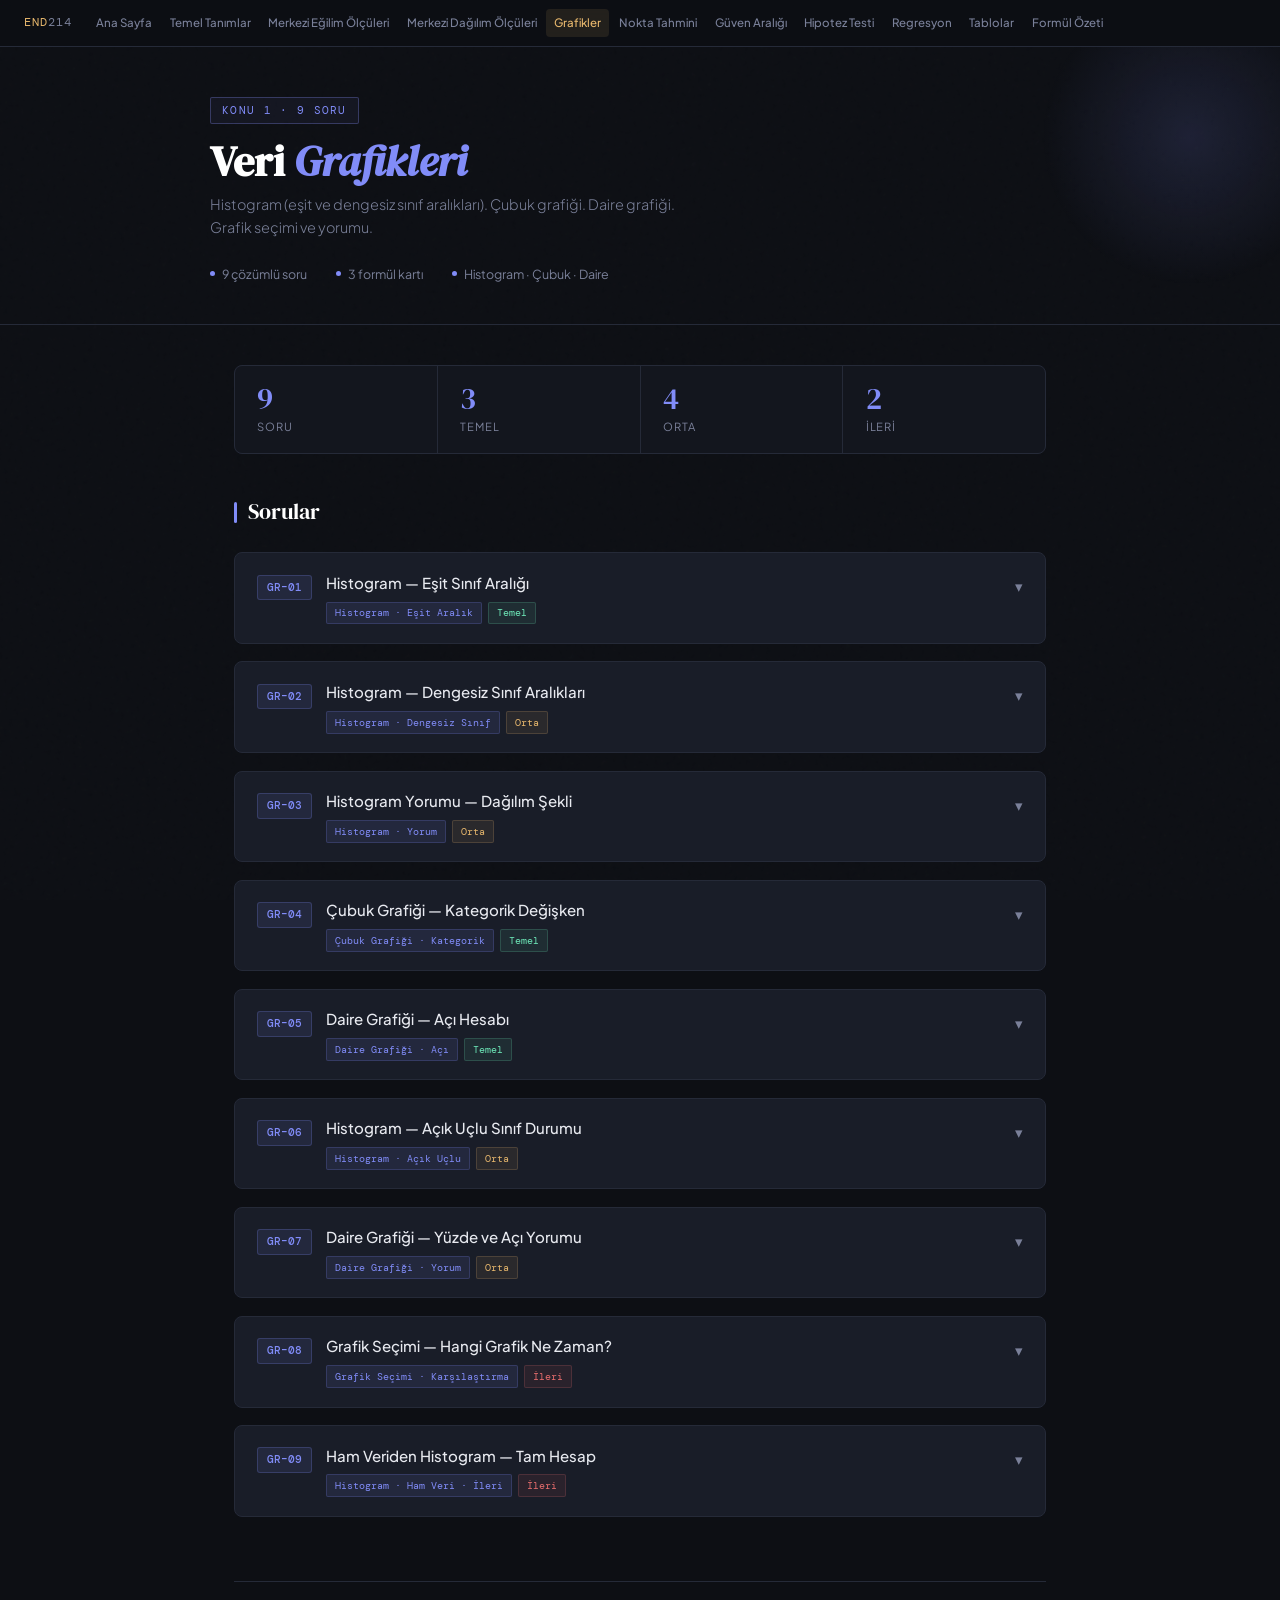
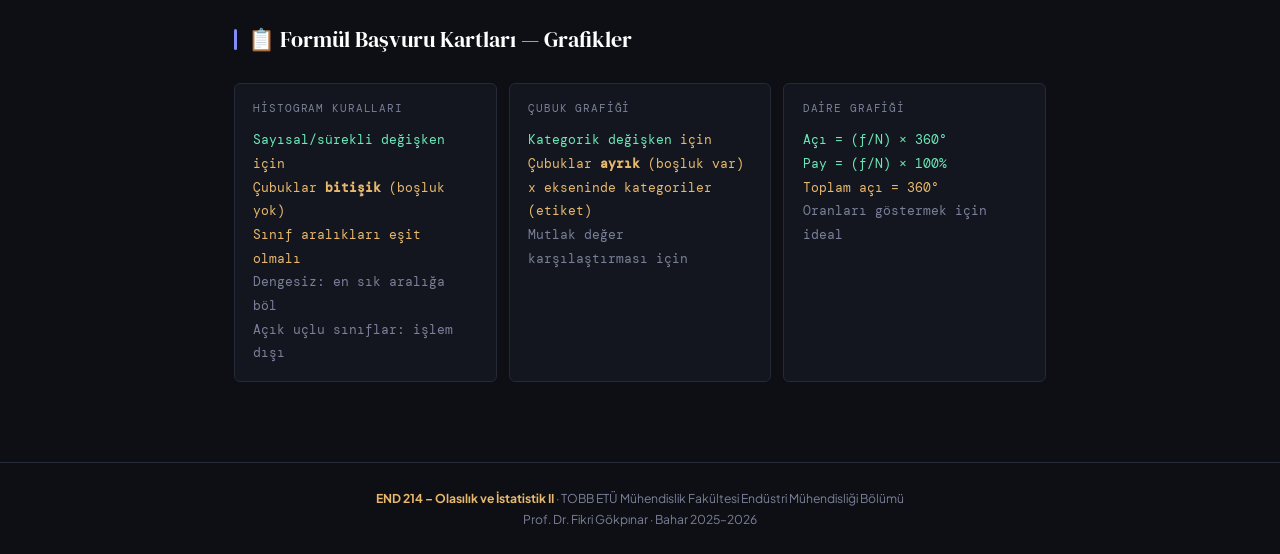
<file: grafik.html>
<!DOCTYPE html>
<html lang="tr">
<head>
<meta charset="UTF-8">
<meta name="viewport" content="width=device-width, initial-scale=1.0">
<title>END214 – Grafikler</title>
<link rel="stylesheet" href="style.css">
<style>
.svg-wrap { background:var(--surface); border:1px solid var(--border); border-radius:6px; padding:.75rem; margin:.8rem 0; overflow-x:auto; }
.svg-wrap svg { display:block; margin:0 auto; }
</style>
</head>
<body>
<nav class="topnav">
  <a href="index.html" class="brand">END<span>214</span></a>
  <div class="nav-links">
    <a href="index.html">Ana Sayfa</a>
    <a href="temel.html">Temel Tanımlar</a>
    <a href="me.html">Merkezi Eğilim Ölçüleri</a>
    <a href="dag.html">Merkezi Dağılım Ölçüleri</a>
    <a href="grafik.html" class="active">Grafikler</a>
    <a href="tahmin.html">Nokta Tahmini</a>
    <a href="ga.html">Güven Aralığı</a>
    <a href="ht.html">Hipotez Testi</a>
    <a href="reg.html">Regresyon</a>
    <a href="tablolar.html">Tablolar</a>
    <a href="cheatsheet.html">Formül Özeti</a>
  </div>
</nav>

<header class="page-header page-header-grafik">
  <div class="page-header-inner">
    <span class="topic-tag tag-grafik">Konu 1 · 9 Soru</span>
    <h1>Veri <em class="grafik">Grafikleri</em></h1>
    <p class="subtitle">Histogram (eşit ve dengesiz sınıf aralıkları). Çubuk grafiği. Daire grafiği. Grafik seçimi ve yorumu.</p>
    <div class="meta-row">
      <span class="meta-item"><span class="dot" style="background:var(--indigo)"></span>9 çözümlü soru</span>
      <span class="meta-item"><span class="dot" style="background:var(--indigo)"></span>3 formül kartı</span>
      <span class="meta-item"><span class="dot" style="background:var(--indigo)"></span>Histogram · Çubuk · Daire</span>
    </div>
  </div>
</header>

<main>
  <div class="stats-row">
    <div class="stat-cell"><div class="stat-val indigo">9</div><div class="stat-label">Soru</div></div>
    <div class="stat-cell"><div class="stat-val indigo">3</div><div class="stat-label">Temel</div></div>
    <div class="stat-cell"><div class="stat-val indigo">4</div><div class="stat-label">Orta</div></div>
    <div class="stat-cell"><div class="stat-val indigo">2</div><div class="stat-label">İleri</div></div>
  </div>

  <div class="section-heading sh-indigo">Sorular</div>
  <div class="questions-grid">

    <!-- GR-01 -->
    <div class="q-card grafik-card">
      <div class="q-header" onclick="toggleCard(this)">
        <span class="q-num qn-indigo">GR&ndash;01</span>
        <div class="q-title-wrap">
          <div class="q-title">Histogram — Eşit Sınıf Aralığı</div>
          <div class="q-badges"><span class="badge badge-topic-i">Histogram · Eşit Aralık</span><span class="badge badge-easy">Temel</span></div>
        </div>
        <span class="q-toggle">&#9662;</span>
      </div>
      <div class="q-body">
        <div class="q-text">
          Bir mühendislik fakültesinde 20 öğrencinin istatistik puanlarından oluşan çokluk dağılımı:
          <table>
            <tr><th class="th-indigo">Puan</th><th class="th-indigo">f</th></tr>
            <tr><td>35 &le; x &lt; 41</td><td>6</td></tr>
            <tr><td>41 &le; x &lt; 47</td><td>2</td></tr>
            <tr><td>47 &le; x &lt; 53</td><td>6</td></tr>
            <tr><td>53 &le; x &lt; 59</td><td>3</td></tr>
            <tr><td>59 &le; x &lt; 65</td><td>3</td></tr>
          </table>
        </div>
        <div class="q-parts">
          <div class="q-part"><span class="part-label pl-indigo">a)</span><span class="part-text">Bu dağılımın histogramını çiziniz. x ve y eksenlerinde ne yer alır?</span></div>
          <div class="q-part"><span class="part-label pl-indigo">b)</span><span class="part-text">Histogram ile çubuk grafiği arasındaki temel farkı açıklayınız.</span></div>
        </div>
        <button class="sol-btn sol-btn-i" onclick="toggleSolution(this)">&#9658; Çözümü Göster</button>
        <div class="solution solution-i">
          <div class="sol-title sol-title-i">Çözüm</div>
          <div class="sol-step"><span class="step-n sn-indigo">a &mdash; Histogram</span><div class="step-text">
            <!-- f: 6,2,6,3,3  maks=6  yükseklik: f/6*100px -->
            <!-- sınır: 35,41,47,53,59,65  aralık=6  x eksen: 30..420  px/birim=(420-30)/30=13  -->
            <!-- bar genişliği: 6*13=78px  başlangıçlar: 30,108,186,264,342 -->
            <div class="svg-wrap">
              <svg viewBox="0 0 460 160" xmlns="http://www.w3.org/2000/svg" font-family="monospace" font-size="10">
                <!-- axes -->
                <line x1="40" y1="10" x2="40" y2="125" stroke="var(--border)" stroke-width="1.5"/>
                <line x1="40" y1="125" x2="440" y2="125" stroke="var(--border)" stroke-width="1.5"/>
                <!-- y labels -->
                <text x="35" y="128" text-anchor="end" fill="#7a8099">0</text>
                <text x="35" y="95"  text-anchor="end" fill="#7a8099">2</text>
                <text x="35" y="62"  text-anchor="end" fill="#7a8099">4</text>
                <text x="35" y="29"  text-anchor="end" fill="#7a8099">6</text>
                <!-- y grid -->
                <line x1="40" y1="95"  x2="440" y2="95"  stroke="var(--border)" stroke-width=".5" stroke-dasharray="3,3"/>
                <line x1="40" y1="62"  x2="440" y2="62"  stroke="var(--border)" stroke-width=".5" stroke-dasharray="3,3"/>
                <line x1="40" y1="29"  x2="440" y2="29"  stroke="var(--border)" stroke-width=".5" stroke-dasharray="3,3"/>
                <!-- bars: her birim=16.5px yükseklik, maks f=6→99px  bar genişliği=80px, başlangıçlar x=40,120,200,280,360 -->
                <rect x="40"  y="26"  width="80" height="99" fill="rgba(129,140,248,.35)" stroke="#818cf8" stroke-width="1.2"/>
                <rect x="120" y="92"  width="80" height="33" fill="rgba(129,140,248,.35)" stroke="#818cf8" stroke-width="1.2"/>
                <rect x="200" y="26"  width="80" height="99" fill="rgba(129,140,248,.35)" stroke="#818cf8" stroke-width="1.2"/>
                <rect x="280" y="76"  width="80" height="49" fill="rgba(129,140,248,.35)" stroke="#818cf8" stroke-width="1.2"/>
                <rect x="360" y="76"  width="80" height="49" fill="rgba(129,140,248,.35)" stroke="#818cf8" stroke-width="1.2"/>
                <!-- f değerleri -->
                <text x="80"  y="20" text-anchor="middle" fill="#818cf8">6</text>
                <text x="160" y="86" text-anchor="middle" fill="#818cf8">2</text>
                <text x="240" y="20" text-anchor="middle" fill="#818cf8">6</text>
                <text x="320" y="70" text-anchor="middle" fill="#818cf8">3</text>
                <text x="400" y="70" text-anchor="middle" fill="#818cf8">3</text>
                <!-- x labels -->
                <text x="40"  y="140" text-anchor="middle" fill="#7a8099">35</text>
                <text x="120" y="140" text-anchor="middle" fill="#7a8099">41</text>
                <text x="200" y="140" text-anchor="middle" fill="#7a8099">47</text>
                <text x="280" y="140" text-anchor="middle" fill="#7a8099">53</text>
                <text x="360" y="140" text-anchor="middle" fill="#7a8099">59</text>
                <text x="440" y="140" text-anchor="middle" fill="#7a8099">65</text>
                <!-- axis labels -->
                <text x="240" y="155" text-anchor="middle" fill="#7a8099" font-size="9">Puan</text>
                <text x="12" y="68" text-anchor="middle" fill="#7a8099" font-size="9" transform="rotate(-90,12,68)">Öğrenci sayısı</text>
              </svg>
            </div>
            x ekseni: puan değeri &nbsp;|&nbsp; y ekseni: öğrenci sayısı<br>
            Çubuklar birbirine <strong>bitişik</strong>, her birinin tabanı 6 birim (sınıf aralığı).
          </div></div>
          <div class="sol-step"><span class="step-n sn-indigo">b</span><div class="step-text"><strong>Histogram:</strong> Sayısal/sürekli değişken; çubuklar bitişik; taban = sınıf aralığı.<br><strong>Çubuk grafiği:</strong> Kategorik değişken; çubuklar ayrık (boşluk var); x ekseninde sayısal ölçek yok.</div></div>
        </div>
      </div>
    </div>

    <!-- GR-02 -->
    <div class="q-card grafik-card">
      <div class="q-header" onclick="toggleCard(this)">
        <span class="q-num qn-indigo">GR&ndash;02</span>
        <div class="q-title-wrap">
          <div class="q-title">Histogram — Dengesiz Sınıf Aralıkları</div>
          <div class="q-badges"><span class="badge badge-topic-i">Histogram · Dengesiz Sınıf</span><span class="badge badge-med">Orta</span></div>
        </div>
        <span class="q-toggle">&#9662;</span>
      </div>
      <div class="q-body">
        <div class="q-text">
          Bir şehirdeki inşaat projelerinin toplam maliyetine (Milyon TL) göre proje sayısı dağılımı:
          <table>
            <tr><th class="th-indigo">Maliyet (M TL)</th><th class="th-indigo">Proje sayısı (f)</th></tr>
            <tr><td>0 &le; x &lt; 10</td><td>40</td></tr>
            <tr><td>10 &le; x &lt; 20</td><td>80</td></tr>
            <tr><td>20 &le; x &lt; 40</td><td>120</td></tr>
            <tr><td>40 &le; x &lt; 60</td><td>100</td></tr>
            <tr><td>60 &le; x &lt; 80</td><td>60</td></tr>
            <tr><td>80 &le; x &lt; 120</td><td>40</td></tr>
            <tr><td><strong>Toplam</strong></td><td><strong>440</strong></td></tr>
          </table>
        </div>
        <div class="q-parts">
          <div class="q-part"><span class="part-label pl-indigo">a)</span><span class="part-text">En çok tekrarlanan sınıf aralığını bulunuz. Dengesiz sınıfları bu aralığa göre bölerek düzenlenmiş tabloyu oluşturunuz.</span></div>
          <div class="q-part"><span class="part-label pl-indigo">b)</span><span class="part-text">Düzenlenmiş tablonun histogramını çiziniz.</span></div>
        </div>
        <button class="sol-btn sol-btn-i" onclick="toggleSolution(this)">&#9658; Çözümü Göster</button>
        <div class="solution solution-i">
          <div class="sol-title sol-title-i">Çözüm</div>
          <div class="sol-step"><span class="step-n sn-indigo">a &mdash; Eşitleme</span><div class="step-text">
            Sınıf genişlikleri: 10, 10, <strong>20</strong>, <strong>20</strong>, 20, <strong>40</strong><br>
            En çok tekrarlanan: <strong>c = 10</strong> (ilk iki sınıf). Tüm sınıflar 10'a eşitlenir.<br>
            20&le;x&lt;40 (genişlik 20) → 20&le;x&lt;30: 60, 30&le;x&lt;40: 60<br>
            40&le;x&lt;60 (genişlik 20) → 40&le;x&lt;50: 50, 50&le;x&lt;60: 50<br>
            60&le;x&lt;80 (genişlik 20) → 60&le;x&lt;70: 30, 70&le;x&lt;80: 30<br>
            80&le;x&lt;120 (genişlik 40) → 80&le;x&lt;90: 10, 90&le;x&lt;100: 10, 100&le;x&lt;110: 10, 110&le;x&lt;120: 10
          </div></div>
          <div class="sol-step"><span class="step-n sn-indigo">b &mdash; Histogram</span><div class="step-text">
            <!-- Düzenlenmiş f: 40,80,60,60,50,50,30,30,10,10,10,10  maks=80 -->
            <!-- 12 sınıf, c=10, x: 0..120  -->
            <!-- viewBox: 50..460  genişlik=410  her c=10→34px  barW=34 -->
            <!-- px(v)=50+v*3.41  -->
            <!-- y: f=0→120, f=80→10  her birim=(120-10)/80=1.375px  y=120-f*1.375 -->
            <div class="svg-wrap">
              <svg viewBox="0 0 500 170" xmlns="http://www.w3.org/2000/svg" font-family="monospace" font-size="9">
                <!-- axes -->
                <line x1="50" y1="10" x2="50"  y2="130" stroke="var(--border)" stroke-width="1.5"/>
                <line x1="50" y1="130" x2="470" y2="130" stroke="var(--border)" stroke-width="1.5"/>
                <!-- y grid & labels -->
                <line x1="50" y1="130" x2="470" y2="130" stroke="var(--border)" stroke-width=".5" stroke-dasharray="3,3"/>
                <line x1="50" y1="92"  x2="470" y2="92"  stroke="var(--border)" stroke-width=".5" stroke-dasharray="3,3"/>
                <line x1="50" y1="55"  x2="470" y2="55"  stroke="var(--border)" stroke-width=".5" stroke-dasharray="3,3"/>
                <line x1="50" y1="17"  x2="470" y2="17"  stroke="var(--border)" stroke-width=".5" stroke-dasharray="3,3"/>
                <text x="45" y="133" text-anchor="end" fill="#7a8099">0</text>
                <text x="45" y="95"  text-anchor="end" fill="#7a8099">30</text>
                <text x="45" y="58"  text-anchor="end" fill="#7a8099">60</text>
                <text x="45" y="20"  text-anchor="end" fill="#7a8099">80</text>
                <!-- bars: barW=35, başlangıç x=50, her bar 35px -->
                <!-- f: 40,80,60,60,50,50,30,30,10,10,10,10 -->
                <!-- y = 130 - f*(120/80) = 130 - f*1.5 -->
                <rect x="50"  y="70"  width="35" height="60"  fill="rgba(129,140,248,.35)" stroke="#818cf8" stroke-width="1.2"/><!-- f=40 y=70 -->
                <rect x="85"  y="10"  width="35" height="120" fill="rgba(129,140,248,.55)" stroke="#818cf8" stroke-width="1.2"/><!-- f=80 y=10 -->
                <rect x="120" y="40"  width="35" height="90"  fill="rgba(129,140,248,.45)" stroke="#818cf8" stroke-width="1.2"/><!-- f=60 -->
                <rect x="155" y="40"  width="35" height="90"  fill="rgba(129,140,248,.45)" stroke="#818cf8" stroke-width="1.2"/><!-- f=60 -->
                <rect x="190" y="55"  width="35" height="75"  fill="rgba(129,140,248,.4)"  stroke="#818cf8" stroke-width="1.2"/><!-- f=50 -->
                <rect x="225" y="55"  width="35" height="75"  fill="rgba(129,140,248,.4)"  stroke="#818cf8" stroke-width="1.2"/><!-- f=50 -->
                <rect x="260" y="85"  width="35" height="45"  fill="rgba(129,140,248,.35)" stroke="#818cf8" stroke-width="1.2"/><!-- f=30 -->
                <rect x="295" y="85"  width="35" height="45"  fill="rgba(129,140,248,.35)" stroke="#818cf8" stroke-width="1.2"/><!-- f=30 -->
                <rect x="330" y="115" width="35" height="15"  fill="rgba(129,140,248,.3)"  stroke="#818cf8" stroke-width="1.2"/><!-- f=10 -->
                <rect x="365" y="115" width="35" height="15"  fill="rgba(129,140,248,.3)"  stroke="#818cf8" stroke-width="1.2"/><!-- f=10 -->
                <rect x="400" y="115" width="35" height="15"  fill="rgba(129,140,248,.3)"  stroke="#818cf8" stroke-width="1.2"/><!-- f=10 -->
                <rect x="435" y="115" width="35" height="15"  fill="rgba(129,140,248,.3)"  stroke="#818cf8" stroke-width="1.2"/><!-- f=10 -->
                <!-- x labels -->
                <text x="50"  y="145" text-anchor="middle" fill="#7a8099">0</text>
                <text x="85"  y="145" text-anchor="middle" fill="#7a8099">10</text>
                <text x="120" y="145" text-anchor="middle" fill="#7a8099">20</text>
                <text x="155" y="145" text-anchor="middle" fill="#7a8099">30</text>
                <text x="190" y="145" text-anchor="middle" fill="#7a8099">40</text>
                <text x="225" y="145" text-anchor="middle" fill="#7a8099">50</text>
                <text x="260" y="145" text-anchor="middle" fill="#7a8099">60</text>
                <text x="295" y="145" text-anchor="middle" fill="#7a8099">70</text>
                <text x="330" y="145" text-anchor="middle" fill="#7a8099">80</text>
                <text x="400" y="145" text-anchor="middle" fill="#7a8099">100</text>
                <text x="470" y="145" text-anchor="middle" fill="#7a8099">120</text>
                <!-- axis labels -->
                <text x="260" y="160" text-anchor="middle" fill="#7a8099" font-size="8">Maliyet (M TL)</text>
                <text x="14" y="70" text-anchor="middle" fill="#7a8099" font-size="8" transform="rotate(-90,14,70)">Proje sayısı</text>
              </svg>
            </div>
            Düzenlenmiş histogram: tüm çubuklar c=10 genişliğinde ve bitişik. Dağılım 10–20 M TL sınıfında doruk yapıyor, sağa çarpık görünüm sergiliyor.
          </div></div>
        </div>
      </div>
    </div>

    <!-- GR-03 -->
    <div class="q-card grafik-card">
      <div class="q-header" onclick="toggleCard(this)">
        <span class="q-num qn-indigo">GR&ndash;03</span>
        <div class="q-title-wrap">
          <div class="q-title">Histogram Yorumu — Dağılım Şekli</div>
          <div class="q-badges"><span class="badge badge-topic-i">Histogram · Yorum</span><span class="badge badge-med">Orta</span></div>
        </div>
        <span class="q-toggle">&#9662;</span>
      </div>
      <div class="q-body">
        <div class="q-text">
          Bir üretim hattında iki farklı makineyle üretilen parçaların boyut ölçümlerine ilişkin histogramlar:<br><br>
          <strong>Makine A:</strong> f = 10, 20, 80, 60, 20, 10 (6 eşit sınıf)<br>
          <strong>Makine B:</strong> f = 5, 8, 15, 30, 60, 82 (6 eşit sınıf)
        </div>
        <div class="q-parts">
          <div class="q-part"><span class="part-label pl-indigo">a)</span><span class="part-text">Her iki histogramı çiziniz ve dağılım şekillerini (simetrik, sağa çarpık, sola çarpık) belirleyiniz.</span></div>
          <div class="q-part"><span class="part-label pl-indigo">b)</span><span class="part-text">Makine A için AO ≈ Medyan ≈ Mod ilişkisi neden geçerlidir?</span></div>
        </div>
        <button class="sol-btn sol-btn-i" onclick="toggleSolution(this)">&#9658; Çözümü Göster</button>
        <div class="solution solution-i">
          <div class="sol-title sol-title-i">Çözüm</div>
          <div class="sol-step"><span class="step-n sn-indigo">a &mdash; Makine A (Simetrik)</span><div class="step-text">
            <!-- f: 10,20,80,60,20,10  maks=80  barH=f/80*100  barW=60  -->
            <div class="svg-wrap">
              <svg viewBox="0 0 440 150" xmlns="http://www.w3.org/2000/svg" font-family="monospace" font-size="9">
                <text x="220" y="12" text-anchor="middle" fill="#818cf8" font-size="10" font-weight="bold">Makine A — Simetrik</text>
                <line x1="30" y1="20" x2="30"  y2="120" stroke="var(--border)" stroke-width="1.5"/>
                <line x1="30" y1="120" x2="420" y2="120" stroke="var(--border)" stroke-width="1.5"/>
                <!-- bars  barW=65  başlangıç=30 -->
                <!-- f: 10,20,80,60,20,10  y=120-f*1.25 -->
                <rect x="30"  y="107" width="65" height="12"  fill="rgba(129,140,248,.3)"  stroke="#818cf8" stroke-width="1.2"/>
                <rect x="95"  y="95"  width="65" height="25"  fill="rgba(129,140,248,.35)" stroke="#818cf8" stroke-width="1.2"/>
                <rect x="160" y="20"  width="65" height="100" fill="rgba(129,140,248,.55)" stroke="#818cf8" stroke-width="1.2"/>
                <rect x="225" y="45"  width="65" height="75"  fill="rgba(129,140,248,.45)" stroke="#818cf8" stroke-width="1.2"/>
                <rect x="290" y="95"  width="65" height="25"  fill="rgba(129,140,248,.35)" stroke="#818cf8" stroke-width="1.2"/>
                <rect x="355" y="107" width="65" height="12"  fill="rgba(129,140,248,.3)"  stroke="#818cf8" stroke-width="1.2"/>
                <!-- f labels -->
                <text x="62"  y="103" text-anchor="middle" fill="#818cf8">10</text>
                <text x="127" y="91"  text-anchor="middle" fill="#818cf8">20</text>
                <text x="192" y="16"  text-anchor="middle" fill="#818cf8">80</text>
                <text x="257" y="41"  text-anchor="middle" fill="#818cf8">60</text>
                <text x="322" y="91"  text-anchor="middle" fill="#818cf8">20</text>
                <text x="387" y="103" text-anchor="middle" fill="#818cf8">10</text>
                <!-- symmetry arrow -->
                <line x1="223" y1="15" x2="223" y2="120" stroke="#f97316" stroke-width="1" stroke-dasharray="4,3"/>
                <text x="223" y="135" text-anchor="middle" fill="#f97316" font-size="8">simetri ekseni</text>
              </svg>
            </div>
            <span class="result">Simetrik (normal) dağılım</span> — sol ve sağ taraf birbirinin aynası.
          </div></div>
          <div class="sol-step"><span class="step-n sn-indigo">a &mdash; Makine B (Sola çarpık)</span><div class="step-text">
            <!-- f: 5,8,15,30,60,82  maks=82  y=120-f*1.22 -->
            <div class="svg-wrap">
              <svg viewBox="0 0 440 150" xmlns="http://www.w3.org/2000/svg" font-family="monospace" font-size="9">
                <text x="220" y="12" text-anchor="middle" fill="#818cf8" font-size="10" font-weight="bold">Makine B — Sola Çarpık</text>
                <line x1="30" y1="20" x2="30"  y2="120" stroke="var(--border)" stroke-width="1.5"/>
                <line x1="30" y1="120" x2="420" y2="120" stroke="var(--border)" stroke-width="1.5"/>
                <rect x="30"  y="114" width="65" height="6"   fill="rgba(129,140,248,.25)" stroke="#818cf8" stroke-width="1.2"/>
                <rect x="95"  y="110" width="65" height="10"  fill="rgba(129,140,248,.3)"  stroke="#818cf8" stroke-width="1.2"/>
                <rect x="160" y="101" width="65" height="19"  fill="rgba(129,140,248,.35)" stroke="#818cf8" stroke-width="1.2"/>
                <rect x="225" y="83"  width="65" height="37"  fill="rgba(129,140,248,.4)"  stroke="#818cf8" stroke-width="1.2"/>
                <rect x="290" y="47"  width="65" height="73"  fill="rgba(129,140,248,.5)"  stroke="#818cf8" stroke-width="1.2"/>
                <rect x="355" y="20"  width="65" height="100" fill="rgba(129,140,248,.6)"  stroke="#818cf8" stroke-width="1.2"/>
                <text x="62"  y="110" text-anchor="middle" fill="#818cf8">5</text>
                <text x="127" y="106" text-anchor="middle" fill="#818cf8">8</text>
                <text x="192" y="97"  text-anchor="middle" fill="#818cf8">15</text>
                <text x="257" y="79"  text-anchor="middle" fill="#818cf8">30</text>
                <text x="322" y="43"  text-anchor="middle" fill="#818cf8">60</text>
                <text x="387" y="16"  text-anchor="middle" fill="#818cf8">82</text>
                <!-- sol kuyruk oku -->
                <text x="60" y="135" text-anchor="middle" fill="#f43f5e" font-size="8">← sol kuyruk</text>
              </svg>
            </div>
            <span class="result">Sola çarpık dağılım</span> — değerler sağda yığılır, sol tarafa doğru uzun kuyruk oluşur.
          </div></div>
          <div class="sol-step"><span class="step-n sn-indigo">b</span><div class="step-text">Simetrik dağılımda sol ve sağ taraflar aynalıdır; mod (en yüksek çubuk) merkezdedir, medyan da orta değeri verir, AO da aynı noktada dengelenir → <strong>AO = Medyan = Mod</strong>.</div></div>
        </div>
      </div>
    </div>

    <!-- GR-04 -->
    <div class="q-card grafik-card">
      <div class="q-header" onclick="toggleCard(this)">
        <span class="q-num qn-indigo">GR&ndash;04</span>
        <div class="q-title-wrap">
          <div class="q-title">Çubuk Grafiği — Kategorik Değişken</div>
          <div class="q-badges"><span class="badge badge-topic-i">Çubuk Grafiği · Kategorik</span><span class="badge badge-easy">Temel</span></div>
        </div>
        <span class="q-toggle">&#9662;</span>
      </div>
      <div class="q-body">
        <div class="q-text">
          Bir fabrikada yıllara göre hammadde ithalatı (ton):
          <table>
            <tr><th class="th-indigo">Yıl</th><th class="th-indigo">1980</th><th class="th-indigo">1985</th><th class="th-indigo">1990</th><th class="th-indigo">1995</th><th class="th-indigo">2000</th></tr>
            <tr><td>Miktar (ton)</td><td>55</td><td>90</td><td>100</td><td>150</td><td>200</td></tr>
          </table>
        </div>
        <div class="q-parts">
          <div class="q-part"><span class="part-label pl-indigo">a)</span><span class="part-text">Bu veri için çubuk grafiğini çiziniz. Neden histogram değil çubuk grafiği kullanılır?</span></div>
          <div class="q-part"><span class="part-label pl-indigo">b)</span><span class="part-text">Çubuk grafiği ile histogram arasındaki görsel farkı belirtiniz.</span></div>
        </div>
        <button class="sol-btn sol-btn-i" onclick="toggleSolution(this)">&#9658; Çözümü Göster</button>
        <div class="solution solution-i">
          <div class="sol-title sol-title-i">Çözüm</div>
          <div class="sol-step"><span class="step-n sn-indigo">a &mdash; Çubuk grafiği</span><div class="step-text">
            <!-- f: 55,90,100,150,200  maks=200  barW=50, gap=20  5 bar -->
            <!-- y: 200→10, 0→130  oran: 120/200=0.6  y=130-f*0.6 -->
            <div class="svg-wrap">
              <svg viewBox="0 0 440 160" xmlns="http://www.w3.org/2000/svg" font-family="monospace" font-size="9">
                <line x1="50" y1="10" x2="50"  y2="135" stroke="var(--border)" stroke-width="1.5"/>
                <line x1="50" y1="135" x2="430" y2="135" stroke="var(--border)" stroke-width="1.5"/>
                <!-- y grid -->
                <line x1="50" y1="75" x2="430" y2="75" stroke="var(--border)" stroke-width=".5" stroke-dasharray="3,3"/>
                <line x1="50" y1="15" x2="430" y2="15" stroke="var(--border)" stroke-width=".5" stroke-dasharray="3,3"/>
                <text x="45" y="138" text-anchor="end" fill="#7a8099">0</text>
                <text x="45" y="78"  text-anchor="end" fill="#7a8099">100</text>
                <text x="45" y="18"  text-anchor="end" fill="#7a8099">200</text>
                <!-- bars: gap=20 between bars, barW=50, start at x=70 -->
                <!-- 55→y=102  90→y=81  100→y=75  150→y=45  200→y=15 -->
                <rect x="70"  y="102" width="50" height="33" fill="rgba(129,140,248,.4)" stroke="#818cf8" stroke-width="1.2"/>
                <rect x="150" y="81"  width="50" height="54" fill="rgba(129,140,248,.4)" stroke="#818cf8" stroke-width="1.2"/>
                <rect x="230" y="75"  width="50" height="60" fill="rgba(129,140,248,.4)" stroke="#818cf8" stroke-width="1.2"/>
                <rect x="310" y="45"  width="50" height="90" fill="rgba(129,140,248,.5)" stroke="#818cf8" stroke-width="1.2"/>
                <rect x="390" y="15"  width="50" height="120" fill="rgba(129,140,248,.6)" stroke="#818cf8" stroke-width="1.2"/>
                <!-- değer etiketleri -->
                <text x="95"  y="97"  text-anchor="middle" fill="#818cf8">55</text>
                <text x="175" y="76"  text-anchor="middle" fill="#818cf8">90</text>
                <text x="255" y="70"  text-anchor="middle" fill="#818cf8">100</text>
                <text x="335" y="40"  text-anchor="middle" fill="#818cf8">150</text>
                <text x="415" y="10"  text-anchor="middle" fill="#818cf8">200</text>
                <!-- x labels -->
                <text x="95"  y="149" text-anchor="middle" fill="#7a8099">1980</text>
                <text x="175" y="149" text-anchor="middle" fill="#7a8099">1985</text>
                <text x="255" y="149" text-anchor="middle" fill="#7a8099">1990</text>
                <text x="335" y="149" text-anchor="middle" fill="#7a8099">1995</text>
                <text x="415" y="149" text-anchor="middle" fill="#7a8099">2000</text>
                <text x="240" y="160" text-anchor="middle" fill="#7a8099" font-size="8">Yıl</text>
                <text x="14" y="72" text-anchor="middle" fill="#7a8099" font-size="8" transform="rotate(-90,14,72)">Miktar (ton)</text>
              </svg>
            </div>
            Yıllar ayrık kategoriler olarak verilmiştir; aralarında süreklilik yok → <strong>çubuk grafiği</strong>. Çubuklar arasındaki <strong>boşluk</strong> dikkat çekici özelliğidir.
          </div></div>
          <div class="sol-step"><span class="step-n sn-indigo">b</span><div class="step-text"><strong>Histogram:</strong> Çubuklar bitişik, x ekseni sayısal sürekli.<br><strong>Çubuk grafiği:</strong> Çubuklar arasında boşluk var, x ekseninde kategoriler (etiketler) yer alır.</div></div>
        </div>
      </div>
    </div>

    <!-- GR-05 -->
    <div class="q-card grafik-card">
      <div class="q-header" onclick="toggleCard(this)">
        <span class="q-num qn-indigo">GR&ndash;05</span>
        <div class="q-title-wrap">
          <div class="q-title">Daire Grafiği — Açı Hesabı</div>
          <div class="q-badges"><span class="badge badge-topic-i">Daire Grafiği · Açı</span><span class="badge badge-easy">Temel</span></div>
        </div>
        <span class="q-toggle">&#9662;</span>
      </div>
      <div class="q-body">
        <div class="q-text">
          Bir lojistik firmasının 2024 yılı taşıma modlarına göre gelir dağılımı:
          <table>
            <tr><th class="th-indigo">Taşıma Modu</th><th class="th-indigo">Gelir (M TL)</th><th class="th-indigo">Açı</th><th class="th-indigo">Pay</th></tr>
            <tr><td>Karayolu</td><td>480</td><td>144°</td><td>%40</td></tr>
            <tr><td>Denizyolu</td><td>300</td><td>90°</td><td>%25</td></tr>
            <tr><td>Havayolu</td><td>240</td><td>72°</td><td>%20</td></tr>
            <tr><td>Demiryolu</td><td>180</td><td>54°</td><td>%15</td></tr>
            <tr><td><strong>Toplam</strong></td><td><strong>1200</strong></td><td>360°</td><td>%100</td></tr>
          </table>
        </div>
        <div class="q-parts">
          <div class="q-part"><span class="part-label pl-indigo">a)</span><span class="part-text">Açı = (gelir/toplam) × 360° formülünü kullanarak değerleri doğrulayınız ve daire grafiğini çiziniz.</span></div>
          <div class="q-part"><span class="part-label pl-indigo">b)</span><span class="part-text">Daire grafiğinin ne zaman, çubuk grafiğinin ne zaman tercih edilmesi gerektiğini açıklayınız.</span></div>
        </div>
        <button class="sol-btn sol-btn-i" onclick="toggleSolution(this)">&#9658; Çözümü Göster</button>
        <div class="solution solution-i">
          <div class="sol-title sol-title-i">Çözüm</div>
          <div class="sol-step"><span class="step-n sn-indigo">a &mdash; Doğrulama ve grafik</span><div class="step-text">
            Karayolu: 480/1200×360 = <span class="result">144°</span> (%40)<br>
            Denizyolu: 300/1200×360 = <span class="result">90°</span> (%25)<br>
            Havayolu: 240/1200×360 = <span class="result">72°</span> (%20)<br>
            Demiryolu: 180/1200×360 = <span class="result">54°</span> (%15) &nbsp;|&nbsp; Toplam: 360° ✓
            <!-- Daire grafiği SVG  cx=150 cy=90 r=75 -->
            <!-- Dilimler saat yönü, başlangıç: -90° (üst) -->
            <!-- Karayolu: 0→144°  Denizyolu: 144→234°  Havayolu: 234→306°  Demiryolu: 306→360° -->
            <!-- arc helper: x=cx+r*cos(rad), y=cy+r*sin(rad)  başlangıç -90deg=-π/2 -->
            <!-- Karayolu: start=-90 end=54  cos(-90)=0,sin(-90)=-1 → 150,15  cos(54)=0.588,sin(54)=0.809 → 194,151 -->
            <!-- deg→rad: *π/180 -->
            <!-- Karayolu: -90→54  startX=150+75*0=150, startY=90+75*(-1)=15  endX=150+75*cos(54°)=150+75*0.5878=194.1, endY=90+75*sin(54°)=90+75*0.809=150.7 large-arc=1 -->
            <!-- Denizyolu: 54→144  startX=194,150  endX=150+75*cos(144°)=150+75*(-0.809)=89.3, endY=90+75*sin(144°)=90+75*0.5878=134.1 large-arc=0 -->
            <!-- Havayolu: 144→216  endX=150+75*cos(216)=150+75*(-0.809)=89.3, endY=90+75*sin(216)=90+75*(-0.5878)=45.9 large-arc=0 -->
            <!-- Demiryolu: 216→270  endX=150+75*cos(270)=150+0=150, endY=90+75*(-1)=15 large-arc=0 -->
            <div class="svg-wrap">
              <svg viewBox="0 0 420 200" xmlns="http://www.w3.org/2000/svg" font-family="monospace" font-size="9">
                <!-- Karayolu: -90→54 (144°) large-arc=1 -->
                <path d="M150,90 L150,15 A75,75 0 1,1 194,151 Z" fill="rgba(129,140,248,.6)" stroke="var(--surface)" stroke-width="2"/>
                <!-- Denizyolu: 54→144 (90°) large-arc=0 -->
                <path d="M150,90 L194,151 A75,75 0 0,1 89,134 Z" fill="rgba(129,140,248,.4)" stroke="var(--surface)" stroke-width="2"/>
                <!-- Havayolu: 144→216 (72°) large-arc=0 -->
                <path d="M150,90 L89,134 A75,75 0 0,1 89,46 Z" fill="rgba(129,140,248,.25)" stroke="var(--surface)" stroke-width="2"/>
                <!-- Demiryolu: 216→270 (54°) large-arc=0 -->
                <path d="M150,90 L89,46 A75,75 0 0,1 150,15 Z" fill="rgba(129,140,248,.15)" stroke="var(--surface)" stroke-width="2"/>
                <!-- Daire çevresi -->
                <circle cx="150" cy="90" r="75" fill="none" stroke="#818cf8" stroke-width="1"/>
                <!-- Etiketler dilim içinde -->
                <text x="168" y="82"  text-anchor="middle" fill="#fff" font-weight="bold">%40</text>
                <text x="145" y="150" text-anchor="middle" fill="#818cf8" font-weight="bold">%25</text>
                <text x="94"  y="96"  text-anchor="middle" fill="#818cf8" font-weight="bold">%20</text>
                <text x="115" y="42"  text-anchor="middle" fill="#818cf8" font-weight="bold">%15</text>
                <!-- Lejant -->
                <rect x="250" y="30"  width="12" height="12" fill="rgba(129,140,248,.6)"/>
                <text x="268" y="41" fill="#ccc">Karayolu (%40)</text>
                <rect x="250" y="52"  width="12" height="12" fill="rgba(129,140,248,.4)"/>
                <text x="268" y="63" fill="#ccc">Denizyolu (%25)</text>
                <rect x="250" y="74"  width="12" height="12" fill="rgba(129,140,248,.25)"/>
                <text x="268" y="85" fill="#ccc">Havayolu (%20)</text>
                <rect x="250" y="96"  width="12" height="12" fill="rgba(129,140,248,.15)" stroke="#818cf8" stroke-width="1"/>
                <text x="268" y="107" fill="#ccc">Demiryolu (%15)</text>
              </svg>
            </div>
          </div></div>
          <div class="sol-step"><span class="step-n sn-indigo">b</span><div class="step-text"><strong>Daire grafiği:</strong> Parçaların bütüne oranı önemliyse (pay dağılımı, bütçe).<br><strong>Çubuk grafiği:</strong> Mutlak değerler karşılaştırılacaksa veya zaman içindeki değişim gösterilecekse.</div></div>
        </div>
      </div>
    </div>

    <!-- GR-06 -->
    <div class="q-card grafik-card">
      <div class="q-header" onclick="toggleCard(this)">
        <span class="q-num qn-indigo">GR&ndash;06</span>
        <div class="q-title-wrap">
          <div class="q-title">Histogram — Açık Uçlu Sınıf Durumu</div>
          <div class="q-badges"><span class="badge badge-topic-i">Histogram · Açık Uçlu</span><span class="badge badge-med">Orta</span></div>
        </div>
        <span class="q-toggle">&#9662;</span>
      </div>
      <div class="q-body">
        <div class="q-text">
          Bir inşaat şirketinin tamamladığı projelerin maliyetine (M TL) ilişkin çokluk dağılımı:
          <table>
            <tr><th class="th-indigo">Maliyet (M TL)</th><th class="th-indigo">f</th></tr>
            <tr><td>x &lt; 5</td><td>20</td></tr>
            <tr><td>5 &le; x &lt; 15</td><td>60</td></tr>
            <tr><td>15 &le; x &lt; 25</td><td>80</td></tr>
            <tr><td>25 &le; x &lt; 35</td><td>20</td></tr>
            <tr><td>35 &le; x &lt; 45</td><td>20</td></tr>
            <tr><td>45 &le; x</td><td>10</td></tr>
          </table>
        </div>
        <div class="q-parts">
          <div class="q-part"><span class="part-label pl-indigo">a)</span><span class="part-text">Hangi sınıflar histogram dışında tutulur? Neden?</span></div>
          <div class="q-part"><span class="part-label pl-indigo">b)</span><span class="part-text">Uygun sınıfların histogramını çiziniz.</span></div>
        </div>
        <button class="sol-btn sol-btn-i" onclick="toggleSolution(this)">&#9658; Çözümü Göster</button>
        <div class="solution solution-i">
          <div class="sol-title sol-title-i">Çözüm</div>
          <div class="sol-step"><span class="step-n sn-indigo">a</span><div class="step-text">Açık uçlu sınıflar (x&lt;5 ve 45≤x) genişliği bilinemez → dikdörtgen çizilemez → <strong>işlem dışı</strong>. N 210'dan 180'e düşer.</div></div>
          <div class="sol-step"><span class="step-n sn-indigo">b &mdash; Histogram</span><div class="step-text">
            <!-- f: 60,80,20,20  maks=80  barW=70  y=120-f*1.25 -->
            <div class="svg-wrap">
              <svg viewBox="0 0 400 155" xmlns="http://www.w3.org/2000/svg" font-family="monospace" font-size="9">
                <line x1="50" y1="10" x2="50"  y2="125" stroke="var(--border)" stroke-width="1.5"/>
                <line x1="50" y1="125" x2="380" y2="125" stroke="var(--border)" stroke-width="1.5"/>
                <line x1="50" y1="25" x2="380" y2="25" stroke="var(--border)" stroke-width=".5" stroke-dasharray="3,3"/>
                <line x1="50" y1="75" x2="380" y2="75" stroke="var(--border)" stroke-width=".5" stroke-dasharray="3,3"/>
                <text x="45" y="128" text-anchor="end" fill="#7a8099">0</text>
                <text x="45" y="78"  text-anchor="end" fill="#7a8099">40</text>
                <text x="45" y="28"  text-anchor="end" fill="#7a8099">80</text>
                <!-- bars c=10, barW=70, start x=50 -->
                <!-- 5-15: f=60 y=125-60*1.25=50  15-25: f=80 y=25  25-35: f=20 y=100  35-45: f=20 y=100 -->
                <rect x="50"  y="50"  width="70" height="75" fill="rgba(129,140,248,.45)" stroke="#818cf8" stroke-width="1.2"/>
                <rect x="120" y="25"  width="70" height="100" fill="rgba(129,140,248,.6)"  stroke="#818cf8" stroke-width="1.2"/>
                <rect x="190" y="100" width="70" height="25" fill="rgba(129,140,248,.3)"  stroke="#818cf8" stroke-width="1.2"/>
                <rect x="260" y="100" width="70" height="25" fill="rgba(129,140,248,.3)"  stroke="#818cf8" stroke-width="1.2"/>
                <!-- f labels -->
                <text x="85"  y="45"  text-anchor="middle" fill="#818cf8">60</text>
                <text x="155" y="20"  text-anchor="middle" fill="#818cf8">80</text>
                <text x="225" y="95"  text-anchor="middle" fill="#818cf8">20</text>
                <text x="295" y="95"  text-anchor="middle" fill="#818cf8">20</text>
                <!-- x labels -->
                <text x="50"  y="139" text-anchor="middle" fill="#7a8099">5</text>
                <text x="120" y="139" text-anchor="middle" fill="#7a8099">15</text>
                <text x="190" y="139" text-anchor="middle" fill="#7a8099">25</text>
                <text x="260" y="139" text-anchor="middle" fill="#7a8099">35</text>
                <text x="330" y="139" text-anchor="middle" fill="#7a8099">45</text>
                <text x="210" y="152" text-anchor="middle" fill="#7a8099" font-size="8">Maliyet (M TL)</text>
                <!-- açık uçlu gösterimi -->
                <text x="22"  y="120" text-anchor="middle" fill="#f43f5e" font-size="8">x&lt;5</text>
                <text x="22"  y="111" text-anchor="middle" fill="#f43f5e" font-size="8">dışarıda</text>
                <text x="368" y="120" text-anchor="middle" fill="#f43f5e" font-size="8">45≤x</text>
                <text x="368" y="111" text-anchor="middle" fill="#f43f5e" font-size="8">dışarıda</text>
              </svg>
            </div>
            Dağılım sağa hafif çarpık; doruk 15–25 M TL sınıfında (f=80).
          </div></div>
        </div>
      </div>
    </div>

    <!-- GR-07 -->
    <div class="q-card grafik-card">
      <div class="q-header" onclick="toggleCard(this)">
        <span class="q-num qn-indigo">GR&ndash;07</span>
        <div class="q-title-wrap">
          <div class="q-title">Daire Grafiği — Yüzde ve Açı Yorumu</div>
          <div class="q-badges"><span class="badge badge-topic-i">Daire Grafiği · Yorum</span><span class="badge badge-med">Orta</span></div>
        </div>
        <span class="q-toggle">&#9662;</span>
      </div>
      <div class="q-body">
        <div class="q-text">
          Bir üniversite bölümünün öğrencilerinin mezuniyet durumuna göre dağılımı:
          <table>
            <tr><th class="th-indigo">Durum</th><th class="th-indigo">Öğrenci sayısı</th></tr>
            <tr><td>Zamanında mezun</td><td>240</td></tr>
            <tr><td>1 yıl uzama</td><td>90</td></tr>
            <tr><td>2+ yıl uzama</td><td>45</td></tr>
            <tr><td>Mezun olamadı</td><td>25</td></tr>
            <tr><td>Hâlâ devam ediyor</td><td>100</td></tr>
            <tr><td><strong>Toplam</strong></td><td><strong>500</strong></td></tr>
          </table>
        </div>
        <div class="q-parts">
          <div class="q-part"><span class="part-label pl-indigo">a)</span><span class="part-text">Her kategori için yüzdeyi ve açıyı hesaplayınız. Daire grafiğini çiziniz.</span></div>
          <div class="q-part"><span class="part-label pl-indigo">b)</span><span class="part-text">Daire grafiğinden elde edilebilecek iki anlamlı yorumu yazınız.</span></div>
        </div>
        <button class="sol-btn sol-btn-i" onclick="toggleSolution(this)">&#9658; Çözümü Göster</button>
        <div class="solution solution-i">
          <div class="sol-title sol-title-i">Çözüm</div>
          <div class="sol-step"><span class="step-n sn-indigo">a</span><div class="step-text">
            Zamanında: %48 → <span class="result">172.8°</span> &nbsp;|&nbsp; Hâlâ devam: %20 → <span class="result">72°</span><br>
            1 yıl uzama: %18 → <span class="result">64.8°</span> &nbsp;|&nbsp; 2+ uzama: %9 → <span class="result">32.4°</span> &nbsp;|&nbsp; Mezun olamadı: %5 → <span class="result">18°</span>
            <!-- Daire: cx=150 cy=100 r=80 -->
            <!-- Sıra: Zamanında(172.8), Devam(72), 1yıl(64.8), 2+(32.4), Olamadı(18) -->
            <!-- start=-90  -->
            <!-- Zamanında: -90→82.8  endX=150+80*cos(82.8°)=150+80*0.124=160, endY=100+80*sin(82.8°)=100+80*0.992=179 large=1 -->
            <!-- Devam: 82.8→154.8  endX=150+80*cos(154.8)=150+80*(-0.905)=77.6, endY=100+80*sin(154.8)=100+80*0.426=134 large=0 -->
            <!-- 1yıl: 154.8→219.6  endX=150+80*cos(219.6)=150+80*(-0.771)=88.3, endY=100+80*sin(219.6)=100+80*(-0.637)=49 large=0 -->
            <!-- 2+: 219.6→252  endX=150+80*cos(252)=150+80*(-0.309)=125.3, endY=100+80*sin(252)=100+80*(-0.951)=24 large=0 -->
            <!-- Olamadı: 252→270  endX=150, endY=100-80=20 large=0 -->
            <div class="svg-wrap">
              <svg viewBox="0 0 420 215" xmlns="http://www.w3.org/2000/svg" font-family="monospace" font-size="9">
                <!-- Zamanında %48 -->
                <path d="M150,100 L150,20 A80,80 0 1,1 160,180 Z" fill="rgba(129,140,248,.65)" stroke="var(--surface)" stroke-width="2"/>
                <!-- Hâlâ devam %20 -->
                <path d="M150,100 L160,180 A80,80 0 0,1 78,134 Z" fill="rgba(52,211,153,.5)" stroke="var(--surface)" stroke-width="2"/>
                <!-- 1 yıl uzama %18 -->
                <path d="M150,100 L78,134 A80,80 0 0,1 88,49 Z" fill="rgba(249,115,22,.5)" stroke="var(--surface)" stroke-width="2"/>
                <!-- 2+ uzama %9 -->
                <path d="M150,100 L88,49 A80,80 0 0,1 125,24 Z" fill="rgba(244,63,94,.5)" stroke="var(--surface)" stroke-width="2"/>
                <!-- Mezun olamadı %5 -->
                <path d="M150,100 L125,24 A80,80 0 0,1 150,20 Z" fill="rgba(129,140,248,.2)" stroke="var(--surface)" stroke-width="2"/>
                <circle cx="150" cy="100" r="80" fill="none" stroke="#818cf8" stroke-width="1"/>
                <!-- Lejant -->
                <rect x="255" y="20" width="11" height="11" fill="rgba(129,140,248,.65)"/>
                <text x="272" y="30" fill="#ccc">Zamanında (%48)</text>
                <rect x="255" y="40" width="11" height="11" fill="rgba(52,211,153,.5)"/>
                <text x="272" y="50" fill="#ccc">Hâlâ devam (%20)</text>
                <rect x="255" y="60" width="11" height="11" fill="rgba(249,115,22,.5)"/>
                <text x="272" y="70" fill="#ccc">1 yıl uzama (%18)</text>
                <rect x="255" y="80" width="11" height="11" fill="rgba(244,63,94,.5)"/>
                <text x="272" y="90" fill="#ccc">2+ uzama (%9)</text>
                <rect x="255" y="100" width="11" height="11" fill="rgba(129,140,248,.2)" stroke="#818cf8" stroke-width="1"/>
                <text x="272" y="110" fill="#ccc">Mezun olamadı (%5)</text>
              </svg>
            </div>
          </div></div>
          <div class="sol-step"><span class="step-n sn-indigo">b</span><div class="step-text">1. Öğrencilerin yaklaşık yarısı (%48) programı zamanında tamamlamaktadır.<br>2. Gecikmeli mezun olanların toplamı %27 — müfredat yoğunluğu veya danışmanlık süreçleri gözden geçirilmelidir.</div></div>
        </div>
      </div>
    </div>

    <!-- GR-08 -->
    <div class="q-card grafik-card">
      <div class="q-header" onclick="toggleCard(this)">
        <span class="q-num qn-indigo">GR&ndash;08</span>
        <div class="q-title-wrap">
          <div class="q-title">Grafik Seçimi — Hangi Grafik Ne Zaman?</div>
          <div class="q-badges"><span class="badge badge-topic-i">Grafik Seçimi · Karşılaştırma</span><span class="badge badge-hard">İleri</span></div>
        </div>
        <span class="q-toggle">&#9662;</span>
      </div>
      <div class="q-body">
        <div class="q-text">Aşağıdaki dört senaryo için en uygun grafik türünü seçip gerekçenizi belirtiniz:</div>
        <div class="q-parts">
          <div class="q-part"><span class="part-label pl-indigo">a)</span><span class="part-text">Bir fabrikada saatlik üretim miktarının (sürekli) dağılımını göstermek.</span></div>
          <div class="q-part"><span class="part-label pl-indigo">b)</span><span class="part-text">Farklı ülkelerin toplam ihracat rakamlarını karşılaştırmak.</span></div>
          <div class="q-part"><span class="part-label pl-indigo">c)</span><span class="part-text">Şirketin ürün kategorilerine göre satış paylarını göstermek.</span></div>
          <div class="q-part"><span class="part-label pl-indigo">d)</span><span class="part-text">Bir üretim hattında hata türlerine göre hata sayılarını karşılaştırmak.</span></div>
        </div>
        <button class="sol-btn sol-btn-i" onclick="toggleSolution(this)">&#9658; Çözümü Göster</button>
        <div class="solution solution-i">
          <div class="sol-title sol-title-i">Çözüm</div>
          <div class="sol-step"><span class="step-n sn-indigo">a</span><div class="step-text"><span class="result">Histogram</span> — Sürekli sayısal değişkenin dağılımı; bitişik dikdörtgenler, sınıf aralıkları.</div></div>
          <div class="sol-step"><span class="step-n sn-indigo">b</span><div class="step-text"><span class="result">Çubuk grafiği</span> — Kategorik (ülke) karşılaştırması; mutlak değer ön planda.</div></div>
          <div class="sol-step"><span class="step-n sn-indigo">c</span><div class="step-text"><span class="result">Daire grafiği</span> — Parçaların bütüne oranı önemli; pay dağılımı.</div></div>
          <div class="sol-step"><span class="step-n sn-indigo">d</span><div class="step-text"><span class="result">Çubuk grafiği</span> — Hata türleri kategorik; her türün sıklığını karşılaştırmak için.</div></div>
        </div>
      </div>
    </div>

    <!-- GR-09 -->
    <div class="q-card grafik-card">
      <div class="q-header" onclick="toggleCard(this)">
        <span class="q-num qn-indigo">GR&ndash;09</span>
        <div class="q-title-wrap">
          <div class="q-title">Ham Veriden Histogram — Tam Hesap</div>
          <div class="q-badges"><span class="badge badge-topic-i">Histogram · Ham Veri · İleri</span><span class="badge badge-hard">İleri</span></div>
        </div>
        <span class="q-toggle">&#9662;</span>
      </div>
      <div class="q-body">
        <div class="q-text">
          Bir lojistik firmasının 30 teslimatının süresi (saat):<br><br>
          26, 24, 12, 9, 6, 4, 16, 27, 32, 41, 44, 28, 30, 19, 17, 12, 27, 39, 36, 30, 14, 12, 12, 14, 27, 38, 42, 25, 20, 21
        </div>
        <div class="q-parts">
          <div class="q-part"><span class="part-label pl-indigo">a)</span><span class="part-text">m ≥ √n ve c ≥ L/m kurallarını kullanarak çokluk dağılımını oluşturunuz.</span></div>
          <div class="q-part"><span class="part-label pl-indigo">b)</span><span class="part-text">Nispi ve birikimli dağılımları ekleyiniz.</span></div>
          <div class="q-part"><span class="part-label pl-indigo">c)</span><span class="part-text">Histogramı çiziniz ve dağılımın şekli hakkında yorum yapınız.</span></div>
        </div>
        <button class="sol-btn sol-btn-i" onclick="toggleSolution(this)">&#9658; Çözümü Göster</button>
        <div class="solution solution-i">
          <div class="sol-title sol-title-i">Çözüm</div>
          <div class="sol-step"><span class="step-n sn-indigo">a</span><div class="step-text">n=30 → m ≥ √30 ≈ 5.5 → m=6 (kitap yaklaşımı)<br>L=44&minus;4=40, c ≥ 40/6 ≈ 6.7 → c=7<br>4&le;x&lt;11: f=3 &nbsp;|&nbsp; 11&le;x&lt;18: f=7 &nbsp;|&nbsp; 18&le;x&lt;25: f=5 &nbsp;|&nbsp; 25&le;x&lt;32: f=8 &nbsp;|&nbsp; 32&le;x&lt;39: f=4 &nbsp;|&nbsp; 39&le;x&lt;46: f=3<br>Toplam: 30 ✓</div></div>
          <div class="sol-step"><span class="step-n sn-indigo">b</span><div class="step-text">Nispi: 0.10, 0.23, 0.17, 0.27, 0.13, 0.10<br>Birikimli: 3, 10, 15, 23, 27, 30</div></div>
          <div class="sol-step"><span class="step-n sn-indigo">c &mdash; Histogram</span><div class="step-text">
            <!-- f: 3,7,5,8,4,3  maks=8  barH=f/8*100  barW=60 -->
            <!-- y=120-f*12.5 -->
            <div class="svg-wrap">
              <svg viewBox="0 0 460 155" xmlns="http://www.w3.org/2000/svg" font-family="monospace" font-size="9">
                <line x1="40" y1="10" x2="40"  y2="120" stroke="var(--border)" stroke-width="1.5"/>
                <line x1="40" y1="120" x2="440" y2="120" stroke="var(--border)" stroke-width="1.5"/>
                <line x1="40" y1="20"  x2="440" y2="20"  stroke="var(--border)" stroke-width=".5" stroke-dasharray="3,3"/>
                <line x1="40" y1="70"  x2="440" y2="70"  stroke="var(--border)" stroke-width=".5" stroke-dasharray="3,3"/>
                <text x="35" y="123" text-anchor="end" fill="#7a8099">0</text>
                <text x="35" y="73"  text-anchor="end" fill="#7a8099">4</text>
                <text x="35" y="23"  text-anchor="end" fill="#7a8099">8</text>
                <!-- bars barW=67, start=40 -->
                <!-- f: 3,7,5,8,4,3  y=120-f*12.5 -->
                <rect x="40"  y="82"  width="67" height="37" fill="rgba(129,140,248,.3)"  stroke="#818cf8" stroke-width="1.2"/><!-- f=3 -->
                <rect x="107" y="32"  width="67" height="87" fill="rgba(129,140,248,.55)" stroke="#818cf8" stroke-width="1.2"/><!-- f=7 -->
                <rect x="174" y="57"  width="67" height="62" fill="rgba(129,140,248,.4)"  stroke="#818cf8" stroke-width="1.2"/><!-- f=5 -->
                <rect x="241" y="20"  width="67" height="100" fill="rgba(129,140,248,.65)" stroke="#818cf8" stroke-width="1.2"/><!-- f=8 -->
                <rect x="308" y="70"  width="67" height="50" fill="rgba(129,140,248,.38)" stroke="#818cf8" stroke-width="1.2"/><!-- f=4 -->
                <rect x="375" y="82"  width="67" height="37" fill="rgba(129,140,248,.3)"  stroke="#818cf8" stroke-width="1.2"/><!-- f=3 -->
                <!-- f labels -->
                <text x="73"  y="77"  text-anchor="middle" fill="#818cf8">3</text>
                <text x="140" y="27"  text-anchor="middle" fill="#818cf8">7</text>
                <text x="207" y="52"  text-anchor="middle" fill="#818cf8">5</text>
                <text x="274" y="15"  text-anchor="middle" fill="#818cf8">8</text>
                <text x="341" y="65"  text-anchor="middle" fill="#818cf8">4</text>
                <text x="408" y="77"  text-anchor="middle" fill="#818cf8">3</text>
                <!-- x labels -->
                <text x="40"  y="134" text-anchor="middle" fill="#7a8099">4</text>
                <text x="107" y="134" text-anchor="middle" fill="#7a8099">11</text>
                <text x="174" y="134" text-anchor="middle" fill="#7a8099">18</text>
                <text x="241" y="134" text-anchor="middle" fill="#7a8099">25</text>
                <text x="308" y="134" text-anchor="middle" fill="#7a8099">32</text>
                <text x="375" y="134" text-anchor="middle" fill="#7a8099">39</text>
                <text x="442" y="134" text-anchor="middle" fill="#7a8099">46</text>
                <text x="240" y="150" text-anchor="middle" fill="#7a8099" font-size="8">Süre (saat)</text>
                <text x="14" y="65" text-anchor="middle" fill="#7a8099" font-size="8" transform="rotate(-90,14,65)">f</text>
              </svg>
            </div>
            Doruk 25–32 saat sınıfında (f=8). Değerler bu aralık etrafında yoğunlaşıyor, hafif sağa çarpık görünüm.
          </div></div>
        </div>
      </div>
    </div>

  </div><!-- /questions-grid -->

  <div class="formula-section">
    <div class="section-heading sh-indigo">📋 Formül Başvuru Kartları — Grafikler</div>
    <div class="formula-grid">
      <div class="f-card">
        <div class="f-title">Histogram Kuralları</div>
        <div class="f-body">
          <span class="hi">Sayısal/sürekli değişken</span> için<br>
          Çubuklar <strong>bitişik</strong> (boşluk yok)<br>
          Sınıf aralıkları eşit olmalı<br>
          <span class="dim">Dengesiz: en sık aralığa böl<br>Açık uçlu sınıflar: işlem dışı</span>
        </div>
      </div>
      <div class="f-card">
        <div class="f-title">Çubuk Grafiği</div>
        <div class="f-body">
          <span class="hi">Kategorik değişken</span> için<br>
          Çubuklar <strong>ayrık</strong> (boşluk var)<br>
          x ekseninde kategoriler (etiket)<br>
          <span class="dim">Mutlak değer karşılaştırması için</span>
        </div>
      </div>
      <div class="f-card">
        <div class="f-title">Daire Grafiği</div>
        <div class="f-body">
          <span class="hi">Açı = (f/N) &times; 360°</span><br>
          <span class="hi">Pay = (f/N) &times; 100%</span><br>
          Toplam açı = 360°<br>
          <span class="dim">Oranları göstermek için ideal</span>
        </div>
      </div>
    </div>
  </div>
</main>

<footer>
  <strong>END 214 &ndash; Olasılık ve İstatistik II</strong> &middot; TOBB ETÜ Mühendislik Fakültesi Endüstri Mühendisliği Bölümü<br>
  Prof. Dr. Fikri Gökpınar &middot; Bahar 2025&ndash;2026
</footer>
<script>
function toggleCard(h){ h.closest('.q-card').classList.toggle('open'); }
function toggleSolution(btn){
  const s=btn.nextElementSibling; s.classList.toggle('visible');
  btn.textContent=s.classList.contains('visible')?'▼ Çözümü Gizle':'▶ Çözümü Göster';
}
</script>
</body>
</html>
</file>
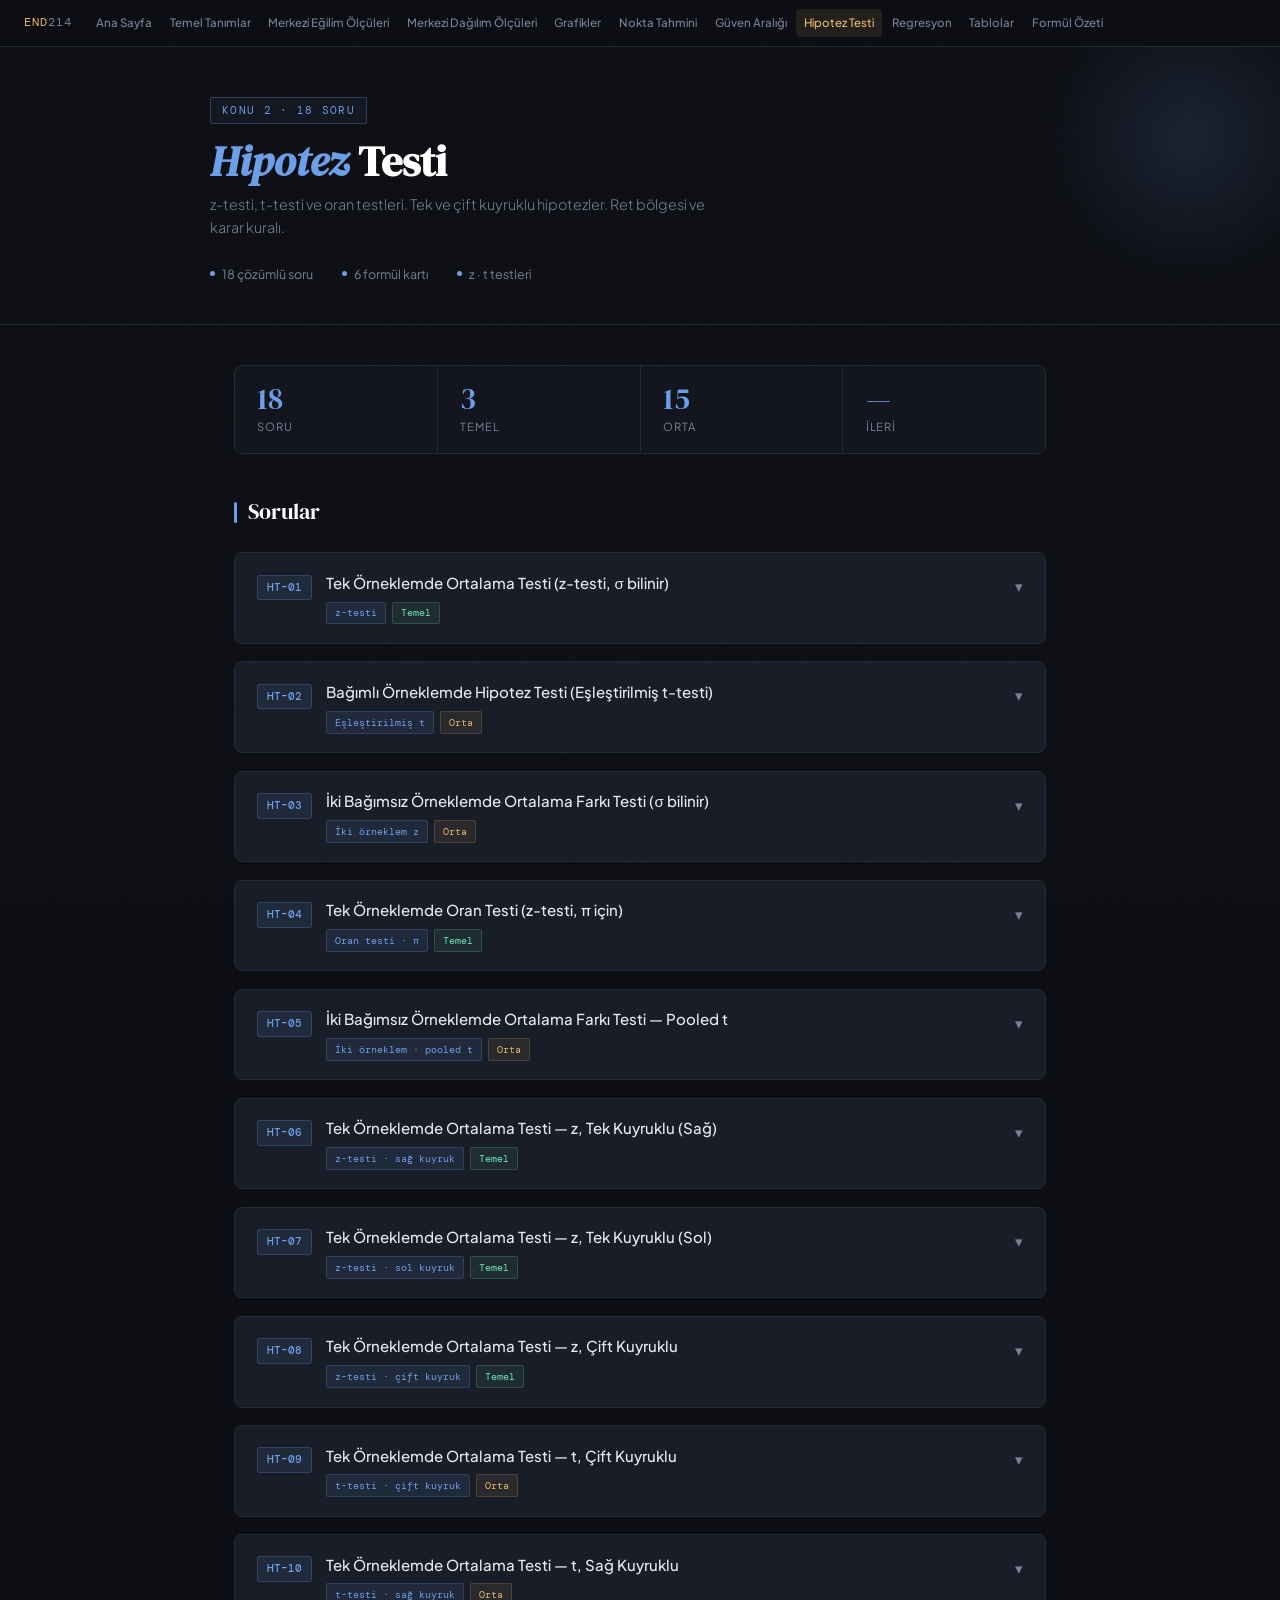
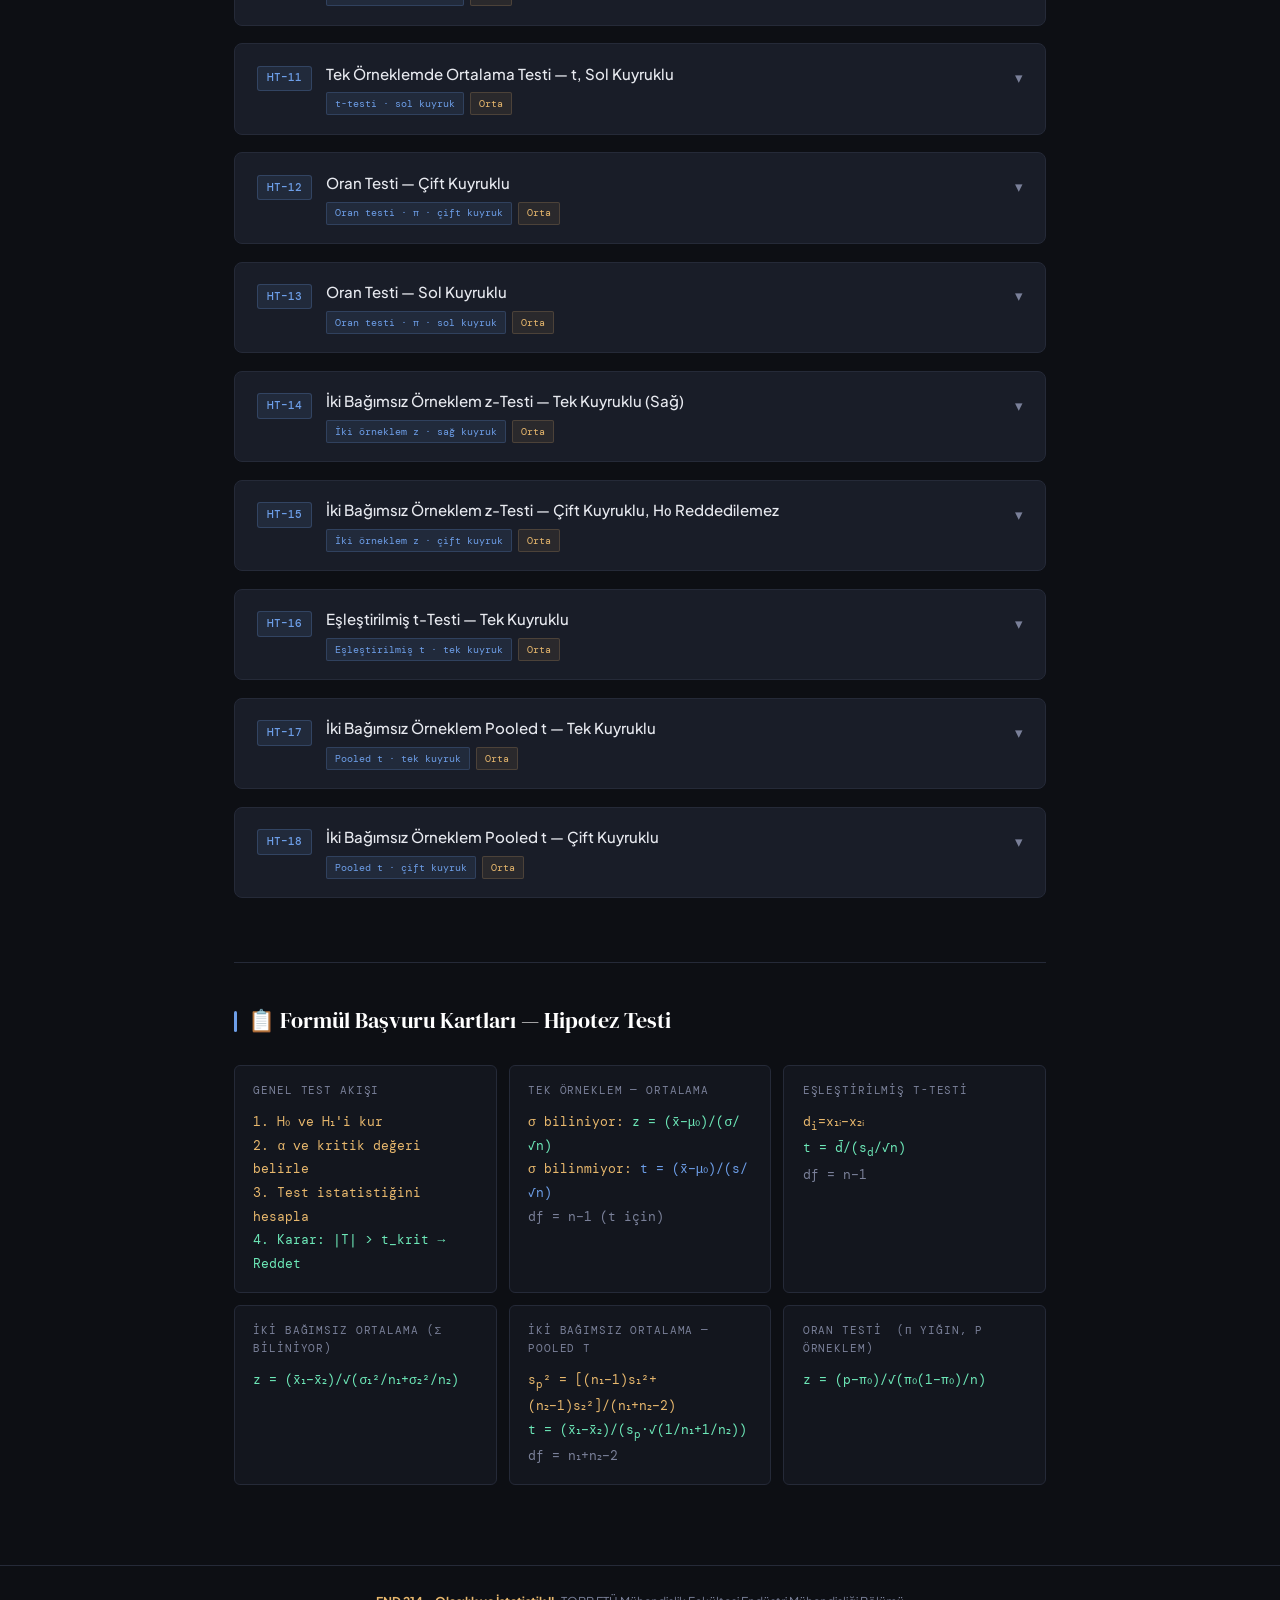
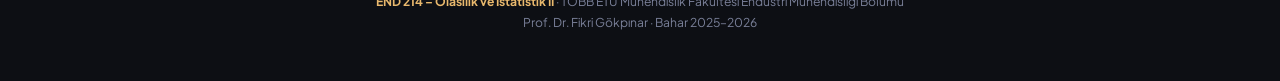
<file: ht.html>
<!DOCTYPE html>
<html lang="tr">
<head>
<meta charset="UTF-8">
<meta name="viewport" content="width=device-width, initial-scale=1.0">
<title>END214 – Hipotez Testi</title>
<link rel="stylesheet" href="style.css">
</head>
<body>

<nav class="topnav">
  <a href="index.html" class="brand">END<span>214</span></a>
  <div class="nav-links">
    <a href="index.html">Ana Sayfa</a>
    <a href="temel.html">Temel Tanımlar</a>
    <a href="me.html">Merkezi Eğilim Ölçüleri</a>
    <a href="dag.html">Merkezi Dağılım Ölçüleri</a>
    <a href="grafik.html">Grafikler</a>
    <a href="tahmin.html">Nokta Tahmini</a>
    <a href="ga.html">Güven Aralığı</a>
    <a href="ht.html" class="active">Hipotez Testi</a>
    <a href="reg.html">Regresyon</a>
    <a href="tablolar.html">Tablolar</a>
    <a href="cheatsheet.html">Formül Özeti</a>
  </div>
</nav>

<header class="page-header page-header-ht">
  <div class="page-header-inner">
    <span class="topic-tag tag-ht">Konu 2 · 18 Soru</span>
    <h1><em class="ht">Hipotez</em> Testi</h1>
    <p class="subtitle">z-testi, t-testi ve oran testleri. Tek ve çift kuyruklu hipotezler. Ret bölgesi ve karar kuralı.</p>
    <div class="meta-row">
      <span class="meta-item"><span class="dot" style="background:var(--blue)"></span>18 çözümlü soru</span>
      <span class="meta-item"><span class="dot" style="background:var(--blue)"></span>6 formül kartı</span>
      <span class="meta-item"><span class="dot" style="background:var(--blue)"></span>z · t testleri</span>
    </div>
  </div>
</header>

<main>
  <div class="stats-row">
    <div class="stat-cell"><div class="stat-val blue">18</div><div class="stat-label">Soru</div></div>
    <div class="stat-cell"><div class="stat-val blue">3</div><div class="stat-label">Temel</div></div>
    <div class="stat-cell"><div class="stat-val blue">15</div><div class="stat-label">Orta</div></div>
    <div class="stat-cell"><div class="stat-val blue">—</div><div class="stat-label">İleri</div></div>
  </div>

  <div class="section-heading sh-blue">Sorular</div>
  <div class="questions-grid">

    <!-- HT-01 -->
    <div class="q-card ht-card">
      <div class="q-header" onclick="toggleCard(this)">
        <span class="q-num qn-blue">HT–01</span>
        <div class="q-title-wrap">
          <div class="q-title">Tek Örneklemde Ortalama Testi (z-testi, σ bilinir)</div>
          <div class="q-badges">
            <span class="badge badge-topic-b">z-testi</span>
            <span class="badge badge-easy">Temel</span>
            
          </div>
        </div>
        <span class="q-toggle">▾</span>
      </div>
      <div class="q-body">
        <div class="q-text">
          Bir içecek şirketinin otomatik dolum makinesi her şişeye <strong>500 ml</strong> doldurmaktadır. Kalite kontrol müdürü makinenin doğru çalışıp çalışmadığını kontrol etmek istemektedir. Rastgele seçilen <strong>n = 49</strong> şişenin ortalama dolumu <strong>x̄ = 497 ml</strong> olarak ölçülmüştür. Yığın standart sapması <strong>σ = 14 ml</strong> bilinmektedir.<br><br>
          <strong>%5 anlamlılık düzeyinde</strong> makinenin doğru çalışıp çalışmadığını test ediniz.
        </div>
        <button class="sol-btn sol-btn-a" onclick="toggleSolution(this)">▶ Çözümü Göster</button>
        <div class="solution">
          <div class="sol-title">Adım Adım Çözüm</div>
          <div class="sol-step"><span class="step-n sn-blue">H</span><div class="step-text">H₀: μ = 500 &nbsp;|&nbsp; H₁: μ ≠ 500 &nbsp;(çift kuyruklu)</div></div>
          <div class="sol-step"><span class="step-n sn-blue">α</span><div class="step-text">α=0.05 → Kritik değer: ±z<sub>0.025</sub> = <span class="result">±1.96</span></div></div>
          <div class="sol-step"><span class="step-n sn-blue">z</span><div class="step-text">z = (x̄−μ₀)/(σ/√n) = (497−500)/(14/7) = −3/2 = <span class="result">−1.50</span></div></div>
          <div class="sol-step"><span class="step-n sn-blue">Karar</span><div class="step-text">|z|=1.50 < 1.96 → Ret bölgesinde değil<br><span class="decision accept">H₀ REDDEDİLEMEZ</span><br>%5 anlamlılık düzeyinde makinenin ortalama dolum miktarının 500 ml'den farklı olduğu istatistiksel olarak gösterilemez.</div></div>
        </div>
      </div>
    </div>

    <!-- HT-02 -->
    <div class="q-card ht-card">
      <div class="q-header" onclick="toggleCard(this)">
        <span class="q-num qn-blue">HT–02</span>
        <div class="q-title-wrap">
          <div class="q-title">Bağımlı Örneklemde Hipotez Testi (Eşleştirilmiş t-testi)</div>
          <div class="q-badges">
            <span class="badge badge-topic-b">Eşleştirilmiş t</span>
            <span class="badge badge-med">Orta</span>
            
          </div>
        </div>
        <span class="q-toggle">▾</span>
      </div>
      <div class="q-body">
        <div class="q-text">
          Bir fast-food zinciri, yeni menü düzenlemesinin sipariş hazırlama süresini <em>kısalttığını</em> iddia etmektedir. 6 farklı şubede eski ve yeni menüde sipariş hazırlama süreleri (saniye) ölçülmüştür:
          <table>
            <tr><th class="th-blue">Şube</th><th class="th-blue">1</th><th class="th-blue">2</th><th class="th-blue">3</th><th class="th-blue">4</th><th class="th-blue">5</th><th class="th-blue">6</th></tr>
            <tr><td>Eski Menü</td><td>280</td><td>310</td><td>340</td><td>380</td><td>420</td><td>360</td></tr>
            <tr><td>Yeni Menü</td><td>240</td><td>270</td><td>290</td><td>310</td><td>350</td><td>300</td></tr>
          </table>
          <strong>%5 anlamlılık düzeyinde</strong> şirketin iddiasını test ediniz.
        </div>
        <button class="sol-btn sol-btn-a" onclick="toggleSolution(this)">▶ Çözümü Göster</button>
        <div class="solution">
          <div class="sol-title">Adım Adım Çözüm</div>
          <div class="sol-step"><span class="step-n sn-blue">H</span><div class="step-text">H₀: μ<sub>D</sub> ≤ 0 &nbsp;|&nbsp; H₁: μ<sub>D</sub> > 0 &nbsp;(tek kuyruklu sağ) &nbsp;[d = eski−yeni]</div></div>
          <div class="sol-step"><span class="step-n sn-blue">d</span><div class="step-text">d = [40, 40, 50, 70, 70, 60] → d̄=55<br>s<sub>d</sub>²=[Σd²−n·d̄²]/(n−1)=[19400−18150]/5=250 → <span class="result">s<sub>d</sub>=15.81</span></div></div>
          <div class="sol-step"><span class="step-n sn-blue">t</span><div class="step-text">t = d̄/(s<sub>d</sub>/√n) = 55/(15.81/√6) = 55/6.45 = <span class="result">8.53</span></div></div>
          <div class="sol-step"><span class="step-n sn-blue">Karar</span><div class="step-text">df=5, t<sub>0.05,5</sub>=2.015 (tek kuyruk)<br>t=8.53 > 2.015 → Ret bölgesinde<br><span class="decision reject">H₀ REDDEDİLİR</span><br>%5 anlamlılık düzeyinde yeni menü, sipariş hazırlama süresini istatistiksel olarak anlamlı biçimde kısaltmıştır; yeni menü şubelerinde ortalama hazırlama süresi eski menüye göre daha kısadır.</div></div>
        </div>
      </div>
    </div>

    <!-- HT-03 -->
    <div class="q-card ht-card">
      <div class="q-header" onclick="toggleCard(this)">
        <span class="q-num qn-blue">HT–03</span>
        <div class="q-title-wrap">
          <div class="q-title">İki Bağımsız Örneklemde Ortalama Farkı Testi (σ bilinir)</div>
          <div class="q-badges">
            <span class="badge badge-topic-b">İki örneklem z</span>
            <span class="badge badge-med">Orta</span>
            
          </div>
        </div>
        <span class="q-toggle">▾</span>
      </div>
      <div class="q-body">
        <div class="q-text">
          İki farklı üretim hattında üretilen ampullerin ortalama ömürleri incelenmektedir.
          <table>
            <tr><th class="th-blue">Hat</th><th class="th-blue">n</th><th class="th-blue">x̄ (saat)</th><th class="th-blue">σ (saat)</th></tr>
            <tr><td>Hat 1</td><td>40</td><td>1250</td><td>120</td></tr>
            <tr><td>Hat 2</td><td>35</td><td>1180</td><td>100</td></tr>
          </table>
          <strong>%5 anlamlılık düzeyinde</strong> iki hattın ortalama ömürlerinin eşit olup olmadığını test ediniz.
        </div>
        <button class="sol-btn sol-btn-a" onclick="toggleSolution(this)">▶ Çözümü Göster</button>
        <div class="solution">
          <div class="sol-title">Adım Adım Çözüm</div>
          <div class="sol-step"><span class="step-n sn-blue">H</span><div class="step-text">H₀: μ₁=μ₂ &nbsp;|&nbsp; H₁: μ₁≠μ₂ &nbsp;(çift kuyruklu, σ biliniyor → z)</div></div>
          <div class="sol-step"><span class="step-n sn-blue">z</span><div class="step-text">z = (x̄₁−x̄₂)/√(σ₁²/n₁+σ₂²/n₂) = 70/√(360+285.71) = 70/25.41 = <span class="result">2.754</span></div></div>
          <div class="sol-step"><span class="step-n sn-blue">Karar</span><div class="step-text">|z|=2.754 > 1.96 → Ret bölgesinde<br><span class="decision reject">H₀ REDDEDİLİR</span><br>%5 anlamlılık düzeyinde iki hattın ortalama ampul ömürleri istatistiksel olarak anlamlı biçimde farklıdır. x̄₁=1250 > x̄₂=1180 olduğundan Hat 1 ampullerinin ortalama ömrü Hat 2'den daha uzundur.</div></div>
        </div>
      </div>
    </div>

    <!-- HT-04 -->
    <div class="q-card ht-card">
      <div class="q-header" onclick="toggleCard(this)">
        <span class="q-num qn-blue">HT–04</span>
        <div class="q-title-wrap">
          <div class="q-title">Tek Örneklemde Oran Testi (z-testi, π için)</div>
          <div class="q-badges">
            <span class="badge badge-topic-b">Oran testi · π</span>
            <span class="badge badge-easy">Temel</span>
            
          </div>
        </div>
        <span class="q-toggle">▾</span>
      </div>
      <div class="q-body">
        <div class="q-text">
          Bir anket şirketi, internet alışverişinin toplumda <strong>%40'ın üzerinde</strong> yaygınlaştığını öne sürmektedir. Yapılan bir araştırmada <strong>n = 200</strong> kişiden <strong>90 tanesi</strong> düzenli olarak internet alışverişi yaptığını belirtmiştir.<br><br>
          <strong>%5 anlamlılık düzeyinde</strong> bu iddiayı test ediniz.
        </div>
        <button class="sol-btn sol-btn-a" onclick="toggleSolution(this)">▶ Çözümü Göster</button>
        <div class="solution">
          <div class="sol-title">Adım Adım Çözüm</div>
          <div class="sol-step"><span class="step-n sn-blue">H</span><div class="step-text">H₀: π ≤ 0.40 &nbsp;|&nbsp; H₁: π > 0.40 &nbsp;(sağ kuyruklu)</div></div>
          <div class="sol-step"><span class="step-n sn-blue">p</span><div class="step-text">p = 90/200 = 0.45 &nbsp;(örneklem oranı)</div></div>
          <div class="sol-step"><span class="step-n sn-blue">z</span><div class="step-text">z = (p−π₀)/√(π₀(1−π₀)/n) = (0.45−0.40)/√(0.40·0.60/200) = 0.05/0.03464 = <span class="result">1.443</span></div></div>
          <div class="sol-step"><span class="step-n sn-blue">Karar</span><div class="step-text">z<sub>0.05</sub>=1.645 (tek kuyruk)<br>1.443 < 1.645 → Ret bölgesinde değil<br><span class="decision accept">H₀ REDDEDİLEMEZ</span><br>%5 anlamlılık düzeyinde internet alışverişinin toplumda %40'ın üzerinde yaygınlaştığı istatistiksel olarak gösterilemez.</div></div>
        </div>
      </div>
    </div>

    <!-- HT-05 -->
    <div class="q-card ht-card">
      <div class="q-header" onclick="toggleCard(this)">
        <span class="q-num qn-blue">HT–05</span>
        <div class="q-title-wrap">
          <div class="q-title">İki Bağımsız Örneklemde Ortalama Farkı Testi — Pooled t</div>
          <div class="q-badges">
            <span class="badge badge-topic-b">İki örneklem · pooled t</span>
            <span class="badge badge-med">Orta</span>
          </div>
        </div>
        <span class="q-toggle">▾</span>
      </div>
      <div class="q-body">
        <div class="q-text">
          İki farklı diyet programının katılımcılara bir ay sonunda verdirdiği kilo kaybı (kg) karşılaştırılmaktadır. Yığın varyanslarının eşit olduğu varsayılmaktadır.
          <table>
            <tr><th class="th-blue">Program</th><th class="th-blue">n</th><th class="th-blue">x̄ (kg)</th><th class="th-blue">s (kg)</th></tr>
            <tr><td>A</td><td>12</td><td>5.8</td><td>1.4</td></tr>
            <tr><td>B</td><td>10</td><td>4.6</td><td>1.6</td></tr>
          </table>
          <strong>%5 anlamlılık düzeyinde</strong> iki programın ortalama kilo kaybının eşit olup olmadığını test ediniz.
        </div>
        <button class="sol-btn sol-btn-a" onclick="toggleSolution(this)">▶ Çözümü Göster</button>
        <div class="solution">
          <div class="sol-title">Adım Adım Çözüm</div>
          <div class="sol-step"><span class="step-n sn-blue">H</span><div class="step-text">H₀: μ₁=μ₂ &nbsp;|&nbsp; H₁: μ₁≠μ₂ &nbsp;(çift kuyruklu)</div></div>
          <div class="sol-step"><span class="step-n sn-blue">s<sub>p</sub></span><div class="step-text">s<sub>p</sub>² = [(n₁−1)s₁²+(n₂−1)s₂²]/(n₁+n₂−2)<br>= [11·1.96 + 9·2.56]/20 = [21.56+23.04]/20 = 44.6/20 = 2.23<br><span class="result">s<sub>p</sub> = 1.493</span></div></div>
          <div class="sol-step"><span class="step-n sn-blue">t</span><div class="step-text">t = (x̄₁−x̄₂) / (s<sub>p</sub>·√(1/n₁+1/n₂)) = (5.8−4.6) / (1.493·√(1/12+1/10))<br>= 1.2 / (1.493·0.4282) = 1.2/0.6393 = <span class="result">1.877</span></div></div>
          <div class="sol-step"><span class="step-n sn-blue">Karar</span><div class="step-text">df=20, t<sub>0.025,20</sub>=2.086 (çift kuyruk)<br>|t|=1.877 < 2.086 → Ret bölgesinde değil<br><span class="decision accept">H₀ REDDEDİLEMEZ</span><br>%5 anlamlılık düzeyinde iki programın ortalama kilo kaybı arasındaki fark istatistiksel olarak anlamlı değildir; her iki program benzer kilo kaybı sağlamaktadır.</div></div>
        </div>
      </div>
    </div>

    <!-- HT-06 -->
    <div class="q-card ht-card">
      <div class="q-header" onclick="toggleCard(this)">
        <span class="q-num qn-blue">HT–06</span>
        <div class="q-title-wrap">
          <div class="q-title">Tek Örneklemde Ortalama Testi — z, Tek Kuyruklu (Sağ)</div>
          <div class="q-badges">
            <span class="badge badge-topic-b">z-testi · sağ kuyruk</span>
            <span class="badge badge-easy">Temel</span>
          </div>
        </div>
        <span class="q-toggle">▾</span>
      </div>
      <div class="q-body">
        <div class="q-text">
          Bir spor salonu, üyelerinin haftada ortalama <strong>4 saatten fazla</strong> egzersiz yaptığını öne sürmektedir. Rastgele seçilen <strong>n = 64</strong> üyenin haftalık ortalama egzersiz süresi <strong>x̄ = 4.3 saat</strong> olarak ölçülmüştür. Yığın standart sapması <strong>σ = 1.6 saat</strong> bilinmektedir.<br><br>
          <strong>%5 anlamlılık düzeyinde</strong> bu iddiayı test ediniz.
        </div>
        <button class="sol-btn sol-btn-a" onclick="toggleSolution(this)">▶ Çözümü Göster</button>
        <div class="solution">
          <div class="sol-title">Adım Adım Çözüm</div>
          <div class="sol-step"><span class="step-n sn-blue">H</span><div class="step-text">H₀: μ ≤ 4 &nbsp;|&nbsp; H₁: μ > 4 &nbsp;(sağ kuyruklu)</div></div>
          <div class="sol-step"><span class="step-n sn-blue">α</span><div class="step-text">α=0.05 → Kritik değer: z<sub>0.05</sub> = <span class="result">1.645</span></div></div>
          <div class="sol-step"><span class="step-n sn-blue">z</span><div class="step-text">z = (x̄−μ₀)/(σ/√n) = (4.3−4)/(1.6/8) = 0.3/0.2 = <span class="result">1.50</span></div></div>
          <div class="sol-step"><span class="step-n sn-blue">Karar</span><div class="step-text">z=1.50 < 1.645 → Ret bölgesinde değil<br><span class="decision accept">H₀ REDDEDİLEMEZ</span><br>%5 anlamlılık düzeyinde üyelerin haftada ortalama 4 saatten fazla egzersiz yaptığı istatistiksel olarak gösterilemez.</div></div>
        </div>
      </div>
    </div>

    <!-- HT-07 -->
    <div class="q-card ht-card">
      <div class="q-header" onclick="toggleCard(this)">
        <span class="q-num qn-blue">HT–07</span>
        <div class="q-title-wrap">
          <div class="q-title">Tek Örneklemde Ortalama Testi — z, Tek Kuyruklu (Sol)</div>
          <div class="q-badges">
            <span class="badge badge-topic-b">z-testi · sol kuyruk</span>
            <span class="badge badge-easy">Temel</span>
          </div>
        </div>
        <span class="q-toggle">▾</span>
      </div>
      <div class="q-body">
        <div class="q-text">
          Bir fabrikada üretilen vida uzunlukları (mm) için üretim standardı <strong>ortalama 25 mm</strong>'dir. Kalite kontrol departmanı, makinenin bu değerin altında üretim yaptığından şüphe etmektedir. Rastgele seçilen <strong>n = 36</strong> vidanın ortalaması <strong>x̄ = 24.5 mm</strong> olarak ölçülmüştür. Yığın standart sapması <strong>σ = 1.8 mm</strong> bilinmektedir.<br><br>
          <strong>%1 anlamlılık düzeyinde</strong> bu şüpheyi test ediniz.
        </div>
        <button class="sol-btn sol-btn-a" onclick="toggleSolution(this)">▶ Çözümü Göster</button>
        <div class="solution">
          <div class="sol-title">Adım Adım Çözüm</div>
          <div class="sol-step"><span class="step-n sn-blue">H</span><div class="step-text">H₀: μ ≥ 25 &nbsp;|&nbsp; H₁: μ < 25 &nbsp;(sol kuyruklu)</div></div>
          <div class="sol-step"><span class="step-n sn-blue">α</span><div class="step-text">α=0.01 → Kritik değer: −z<sub>0.01</sub> = <span class="result">−2.326</span></div></div>
          <div class="sol-step"><span class="step-n sn-blue">z</span><div class="step-text">z = (24.5−25)/(1.8/6) = −0.5/0.3 = <span class="result">−1.667</span></div></div>
          <div class="sol-step"><span class="step-n sn-blue">Karar</span><div class="step-text">z=−1.667 > −2.326 → Ret bölgesinde değil<br><span class="decision accept">H₀ REDDEDİLEMEZ</span><br>%1 anlamlılık düzeyinde makinenin 25 mm'nin altında vida ürettiği istatistiksel olarak gösterilemez.</div></div>
        </div>
      </div>
    </div>

    <!-- HT-08 -->
    <div class="q-card ht-card">
      <div class="q-header" onclick="toggleCard(this)">
        <span class="q-num qn-blue">HT–08</span>
        <div class="q-title-wrap">
          <div class="q-title">Tek Örneklemde Ortalama Testi — z, Çift Kuyruklu</div>
          <div class="q-badges">
            <span class="badge badge-topic-b">z-testi · çift kuyruk</span>
            <span class="badge badge-easy">Temel</span>
          </div>
        </div>
        <span class="q-toggle">▾</span>
      </div>
      <div class="q-body">
        <div class="q-text">
          Bir kahve zincirinin standart büyük boy bardağı <strong>350 ml</strong> içermektedir. Müşteri şikayetleri üzerine bir denetim yapılmış; rastgele seçilen <strong>n = 100</strong> bardağın ortalaması <strong>x̄ = 346 ml</strong> olarak ölçülmüştür. Yığın standart sapması <strong>σ = 20 ml</strong> bilinmektedir.<br><br>
          <strong>%5 anlamlılık düzeyinde</strong> bardakların standart miktardan farklı doldurulup doldurulmadığını test ediniz.
        </div>
        <button class="sol-btn sol-btn-a" onclick="toggleSolution(this)">▶ Çözümü Göster</button>
        <div class="solution">
          <div class="sol-title">Adım Adım Çözüm</div>
          <div class="sol-step"><span class="step-n sn-blue">H</span><div class="step-text">H₀: μ = 350 &nbsp;|&nbsp; H₁: μ ≠ 350 &nbsp;(çift kuyruklu)</div></div>
          <div class="sol-step"><span class="step-n sn-blue">α</span><div class="step-text">α=0.05 → Kritik değer: ±z<sub>0.025</sub> = <span class="result">±1.96</span></div></div>
          <div class="sol-step"><span class="step-n sn-blue">z</span><div class="step-text">z = (346−350)/(20/10) = −4/2 = <span class="result">−2.00</span></div></div>
          <div class="sol-step"><span class="step-n sn-blue">Karar</span><div class="step-text">|z|=2.00 > 1.96 → Ret bölgesinde<br><span class="decision reject">H₀ REDDEDİLİR</span><br>%5 anlamlılık düzeyinde bardakların ortalama hacmi standart 350 ml'den istatistiksel olarak anlamlı biçimde farklıdır; x̄=346 < 350 olduğundan bardaklar standart miktarın altında doldurulmaktadır.</div></div>
        </div>
      </div>
    </div>

    <!-- HT-09 -->
    <div class="q-card ht-card">
      <div class="q-header" onclick="toggleCard(this)">
        <span class="q-num qn-blue">HT–09</span>
        <div class="q-title-wrap">
          <div class="q-title">Tek Örneklemde Ortalama Testi — t, Çift Kuyruklu</div>
          <div class="q-badges">
            <span class="badge badge-topic-b">t-testi · çift kuyruk</span>
            <span class="badge badge-med">Orta</span>
          </div>
        </div>
        <span class="q-toggle">▾</span>
      </div>
      <div class="q-body">
        <div class="q-text">
          Bir yazılım firması, programcılarının günlük ortalama <strong>6 saat</strong> hata ayıklama (debugging) yaptığını bildirmektedir. Bağımsız bir araştırmada rastgele seçilen <strong>n = 12</strong> programcıdan <strong>x̄ = 5.2 saat</strong> ve <strong>s = 1.5 saat</strong> elde edilmiştir. Verilerin normal dağılıma uyduğu bilinmektedir.<br><br>
          <strong>%5 anlamlılık düzeyinde</strong> firmanın bildiriminin doğruluğunu test ediniz.
        </div>
        <button class="sol-btn sol-btn-a" onclick="toggleSolution(this)">▶ Çözümü Göster</button>
        <div class="solution">
          <div class="sol-title">Adım Adım Çözüm</div>
          <div class="sol-step"><span class="step-n sn-blue">H</span><div class="step-text">H₀: μ = 6 &nbsp;|&nbsp; H₁: μ ≠ 6 &nbsp;(çift kuyruklu)</div></div>
          <div class="sol-step"><span class="step-n sn-blue">α</span><div class="step-text">df=11, α=0.05 → t<sub>0.025,11</sub> = <span class="result">2.201</span></div></div>
          <div class="sol-step"><span class="step-n sn-blue">t</span><div class="step-text">t = (x̄−μ₀)/(s/√n) = (5.2−6)/(1.5/√12) = −0.8/0.4330 = <span class="result">−1.848</span></div></div>
          <div class="sol-step"><span class="step-n sn-blue">Karar</span><div class="step-text">|t|=1.848 < 2.201 → Ret bölgesinde değil<br><span class="decision accept">H₀ REDDEDİLEMEZ</span><br>%5 anlamlılık düzeyinde programcıların günlük ortalama debugging süresinin 6 saatten farklı olduğu istatistiksel olarak gösterilemez.</div></div>
        </div>
      </div>
    </div>

    <!-- HT-10 -->
    <div class="q-card ht-card">
      <div class="q-header" onclick="toggleCard(this)">
        <span class="q-num qn-blue">HT–10</span>
        <div class="q-title-wrap">
          <div class="q-title">Tek Örneklemde Ortalama Testi — t, Sağ Kuyruklu</div>
          <div class="q-badges">
            <span class="badge badge-topic-b">t-testi · sağ kuyruk</span>
            <span class="badge badge-med">Orta</span>
          </div>
        </div>
        <span class="q-toggle">▾</span>
      </div>
      <div class="q-body">
        <div class="q-text">
          Bir üniversite, yeni uyguladığı öğretim yönteminin öğrencilerin sınav ortalamasını <strong>70 puanın üzerine</strong> çıkardığını iddia etmektedir. Yeni yöntemle eğitim alan rastgele seçilmiş <strong>n = 20</strong> öğrencinin ortalaması <strong>x̄ = 73.4</strong> ve <strong>s = 8.1</strong> olarak bulunmuştur. Puanların normal dağılıma uyduğu bilinmektedir.<br><br>
          <strong>%5 anlamlılık düzeyinde</strong> bu iddiayı test ediniz.
        </div>
        <button class="sol-btn sol-btn-a" onclick="toggleSolution(this)">▶ Çözümü Göster</button>
        <div class="solution">
          <div class="sol-title">Adım Adım Çözüm</div>
          <div class="sol-step"><span class="step-n sn-blue">H</span><div class="step-text">H₀: μ ≤ 70 &nbsp;|&nbsp; H₁: μ > 70 &nbsp;(sağ kuyruklu)</div></div>
          <div class="sol-step"><span class="step-n sn-blue">α</span><div class="step-text">df=19, α=0.05 → t<sub>0.05,19</sub> = <span class="result">1.729</span></div></div>
          <div class="sol-step"><span class="step-n sn-blue">t</span><div class="step-text">t = (73.4−70)/(8.1/√20) = 3.4/1.811 = <span class="result">1.878</span></div></div>
          <div class="sol-step"><span class="step-n sn-blue">Karar</span><div class="step-text">t=1.878 > 1.729 → Ret bölgesinde<br><span class="decision reject">H₀ REDDEDİLİR</span><br>%5 anlamlılık düzeyinde yeni öğretim yöntemi sınav ortalamasını istatistiksel olarak anlamlı biçimde 70 puanın üzerine çıkarmıştır.</div></div>
        </div>
      </div>
    </div>

    <!-- HT-11 -->
    <div class="q-card ht-card">
      <div class="q-header" onclick="toggleCard(this)">
        <span class="q-num qn-blue">HT–11</span>
        <div class="q-title-wrap">
          <div class="q-title">Tek Örneklemde Ortalama Testi — t, Sol Kuyruklu</div>
          <div class="q-badges">
            <span class="badge badge-topic-b">t-testi · sol kuyruk</span>
            <span class="badge badge-med">Orta</span>
          </div>
        </div>
        <span class="q-toggle">▾</span>
      </div>
      <div class="q-body">
        <div class="q-text">
          Bir çağrı merkezinde müşteri şikayetlerinin çözüm süresi için hedef <strong>ortalama en fazla 8 dakika</strong>dır. Yönetici, son dönemde bu sürenin uzadığından şüphe etmektedir. Rastgele seçilen <strong>n = 15</strong> çağrıdan <strong>x̄ = 9.1 dakika</strong> ve <strong>s = 2.4 dakika</strong> elde edilmiştir. Verilerin normal dağılıma uyduğu varsayılmaktadır.<br><br>
          <strong>%5 anlamlılık düzeyinde</strong> bu şüpheyi test ediniz.
        </div>
        <button class="sol-btn sol-btn-a" onclick="toggleSolution(this)">▶ Çözümü Göster</button>
        <div class="solution">
          <div class="sol-title">Adım Adım Çözüm</div>
          <div class="sol-step"><span class="step-n sn-blue">H</span><div class="step-text">H₀: μ ≤ 8 &nbsp;|&nbsp; H₁: μ > 8 &nbsp;(sağ kuyruklu — sürenin uzadığı şüphesi)</div></div>
          <div class="sol-step"><span class="step-n sn-blue">α</span><div class="step-text">df=14, α=0.05 → t<sub>0.05,14</sub> = <span class="result">1.761</span></div></div>
          <div class="sol-step"><span class="step-n sn-blue">t</span><div class="step-text">t = (9.1−8)/(2.4/√15) = 1.1/0.6197 = <span class="result">1.775</span></div></div>
          <div class="sol-step"><span class="step-n sn-blue">Karar</span><div class="step-text">t=1.775 > 1.761 → Ret bölgesinde<br><span class="decision reject">H₀ REDDEDİLİR</span><br>%5 anlamlılık düzeyinde çağrı merkezi ortalama çözüm süresi istatistiksel olarak anlamlı biçimde 8 dakikayı aşmaktadır; x̄=9.1 dk ile hedefin üzerinde seyretmektedir.</div></div>
        </div>
      </div>
    </div>

    <!-- HT-12 -->
    <div class="q-card ht-card">
      <div class="q-header" onclick="toggleCard(this)">
        <span class="q-num qn-blue">HT–12</span>
        <div class="q-title-wrap">
          <div class="q-title">Oran Testi — Çift Kuyruklu</div>
          <div class="q-badges">
            <span class="badge badge-topic-b">Oran testi · π · çift kuyruk</span>
            <span class="badge badge-med">Orta</span>
          </div>
        </div>
        <span class="q-toggle">▾</span>
      </div>
      <div class="q-body">
        <div class="q-text">
          Geçen yıl yapılan araştırmalarda bir ürünün müşteri memnuniyet oranının <strong>%72</strong> olduğu bilinmektedir. Bu yıl yapılan ankette <strong>n = 400</strong> müşteriden <strong>276 tanesi</strong> memnun olduğunu belirtmiştir.<br><br>
          <strong>%5 anlamlılık düzeyinde</strong> memnuniyet oranının değişip değişmediğini test ediniz.
        </div>
        <button class="sol-btn sol-btn-a" onclick="toggleSolution(this)">▶ Çözümü Göster</button>
        <div class="solution">
          <div class="sol-title">Adım Adım Çözüm</div>
          <div class="sol-step"><span class="step-n sn-blue">H</span><div class="step-text">H₀: π = 0.72 &nbsp;|&nbsp; H₁: π ≠ 0.72 &nbsp;(çift kuyruklu)</div></div>
          <div class="sol-step"><span class="step-n sn-blue">p</span><div class="step-text">p = 276/400 = 0.69 &nbsp;(örneklem oranı)</div></div>
          <div class="sol-step"><span class="step-n sn-blue">z</span><div class="step-text">z = (p−π₀)/√(π₀(1−π₀)/n) = (0.69−0.72)/√(0.72·0.28/400) = −0.03/√0.000504 = −0.03/0.02245 = <span class="result">−1.337</span></div></div>
          <div class="sol-step"><span class="step-n sn-blue">Karar</span><div class="step-text">|z|=1.337 < 1.96 → Ret bölgesinde değil<br><span class="decision accept">H₀ REDDEDİLEMEZ</span><br>%5 anlamlılık düzeyinde müşteri memnuniyet oranının geçen yıldan istatistiksel olarak anlamlı biçimde değiştiği gösterilemez.</div></div>
        </div>
      </div>
    </div>

    <!-- HT-13 -->
    <div class="q-card ht-card">
      <div class="q-header" onclick="toggleCard(this)">
        <span class="q-num qn-blue">HT–13</span>
        <div class="q-title-wrap">
          <div class="q-title">Oran Testi — Sol Kuyruklu</div>
          <div class="q-badges">
            <span class="badge badge-topic-b">Oran testi · π · sol kuyruk</span>
            <span class="badge badge-med">Orta</span>
          </div>
        </div>
        <span class="q-toggle">▾</span>
      </div>
      <div class="q-body">
        <div class="q-text">
          Bir üretim hattında hatalı ürün oranının <strong>%5'in altında</strong> olması hedeflenmektedir. Rastgele denetlenen <strong>n = 250</strong> üründen <strong>18 tanesi</strong> hatalı bulunmuştur.<br><br>
          <strong>%1 anlamlılık düzeyinde</strong> hata oranının hedefin altında olup olmadığını test ediniz.
        </div>
        <button class="sol-btn sol-btn-a" onclick="toggleSolution(this)">▶ Çözümü Göster</button>
        <div class="solution">
          <div class="sol-title">Adım Adım Çözüm</div>
          <div class="sol-step"><span class="step-n sn-blue">H</span><div class="step-text">H₀: π ≥ 0.05 &nbsp;|&nbsp; H₁: π < 0.05 &nbsp;(sol kuyruklu)</div></div>
          <div class="sol-step"><span class="step-n sn-blue">p</span><div class="step-text">p = 18/250 = 0.072 &nbsp;(örneklem oranı)</div></div>
          <div class="sol-step"><span class="step-n sn-blue">z</span><div class="step-text">z = (0.072−0.05)/√(0.05·0.95/250) = 0.022/√0.000190 = 0.022/0.01379 = <span class="result">1.596</span></div></div>
          <div class="sol-step"><span class="step-n sn-blue">Karar</span><div class="step-text">z=1.596 > −2.326 → Ret bölgesinde değil (sol kuyruk, kritik: −2.326)<br><span class="decision accept">H₀ REDDEDİLEMEZ</span><br>%1 anlamlılık düzeyinde hatalı ürün oranının %5'in altında olduğu istatistiksel olarak gösterilemez; p=0.072 ile hedefin üzerinde seyretmektedir.</div></div>
        </div>
      </div>
    </div>

    <!-- HT-14 -->
    <div class="q-card ht-card">
      <div class="q-header" onclick="toggleCard(this)">
        <span class="q-num qn-blue">HT–14</span>
        <div class="q-title-wrap">
          <div class="q-title">İki Bağımsız Örneklem z-Testi — Tek Kuyruklu (Sağ)</div>
          <div class="q-badges">
            <span class="badge badge-topic-b">İki örneklem z · sağ kuyruk</span>
            <span class="badge badge-med">Orta</span>
          </div>
        </div>
        <span class="q-toggle">▾</span>
      </div>
      <div class="q-body">
        <div class="q-text">
          İki farklı gübre türünün domates verimine (kg/bitki) etkisi karşılaştırılmaktadır. Gübre A'nın B'den daha verimli olduğu iddia edilmektedir. Yığın standart sapmaları bilinmektedir.
          <table>
            <tr><th class="th-blue">Gübre</th><th class="th-blue">n</th><th class="th-blue">x̄ (kg)</th><th class="th-blue">σ (kg)</th></tr>
            <tr><td>A</td><td>50</td><td>4.8</td><td>0.9</td></tr>
            <tr><td>B</td><td>45</td><td>4.4</td><td>1.1</td></tr>
          </table>
          <strong>%5 anlamlılık düzeyinde</strong> bu iddiayı test ediniz.
        </div>
        <button class="sol-btn sol-btn-a" onclick="toggleSolution(this)">▶ Çözümü Göster</button>
        <div class="solution">
          <div class="sol-title">Adım Adım Çözüm</div>
          <div class="sol-step"><span class="step-n sn-blue">H</span><div class="step-text">H₀: μ_A ≤ μ_B &nbsp;|&nbsp; H₁: μ_A > μ_B &nbsp;(sağ kuyruklu)</div></div>
          <div class="sol-step"><span class="step-n sn-blue">α</span><div class="step-text">α=0.05 → z<sub>0.05</sub> = <span class="result">1.645</span></div></div>
          <div class="sol-step"><span class="step-n sn-blue">z</span><div class="step-text">z = (x̄_A−x̄_B)/√(σ_A²/n_A+σ_B²/n_B) = (4.8−4.4)/√(0.81/50+1.21/45)<br>= 0.4/√(0.0162+0.0269) = 0.4/√0.0431 = 0.4/0.2076 = <span class="result">1.927</span></div></div>
          <div class="sol-step"><span class="step-n sn-blue">Karar</span><div class="step-text">z=1.927 > 1.645 → Ret bölgesinde<br><span class="decision reject">H₀ REDDEDİLİR</span><br>%5 anlamlılık düzeyinde Gübre A'nın domates verimi istatistiksel olarak anlamlı biçimde Gübre B'den yüksektir; x̄_A=4.8 > x̄_B=4.4 kg/bitki.</div></div>
        </div>
      </div>
    </div>

    <!-- HT-15 -->
    <div class="q-card ht-card">
      <div class="q-header" onclick="toggleCard(this)">
        <span class="q-num qn-blue">HT–15</span>
        <div class="q-title-wrap">
          <div class="q-title">İki Bağımsız Örneklem z-Testi — Çift Kuyruklu, H₀ Reddedilemez</div>
          <div class="q-badges">
            <span class="badge badge-topic-b">İki örneklem z · çift kuyruk</span>
            <span class="badge badge-med">Orta</span>
          </div>
        </div>
        <span class="q-toggle">▾</span>
      </div>
      <div class="q-body">
        <div class="q-text">
          İki şehirdeki marketin aynı ürün için ortalama satış fiyatları (TL) karşılaştırılmaktadır. Yığın standart sapmaları bilinmektedir.
          <table>
            <tr><th class="th-blue">Şehir</th><th class="th-blue">n</th><th class="th-blue">x̄ (TL)</th><th class="th-blue">σ (TL)</th></tr>
            <tr><td>X</td><td>60</td><td>38.5</td><td>4.2</td></tr>
            <tr><td>Y</td><td>55</td><td>37.2</td><td>3.8</td></tr>
          </table>
          <strong>%1 anlamlılık düzeyinde</strong> iki şehrin ortalama satış fiyatlarının eşit olup olmadığını test ediniz.
        </div>
        <button class="sol-btn sol-btn-a" onclick="toggleSolution(this)">▶ Çözümü Göster</button>
        <div class="solution">
          <div class="sol-title">Adım Adım Çözüm</div>
          <div class="sol-step"><span class="step-n sn-blue">H</span><div class="step-text">H₀: μ_X=μ_Y &nbsp;|&nbsp; H₁: μ_X≠μ_Y &nbsp;(çift kuyruklu)</div></div>
          <div class="sol-step"><span class="step-n sn-blue">α</span><div class="step-text">α=0.01 → ±z<sub>0.005</sub> = <span class="result">±2.576</span></div></div>
          <div class="sol-step"><span class="step-n sn-blue">z</span><div class="step-text">z = (38.5−37.2)/√(17.64/60+14.44/55) = 1.3/√(0.294+0.2625) = 1.3/√0.5565 = 1.3/0.7460 = <span class="result">1.743</span></div></div>
          <div class="sol-step"><span class="step-n sn-blue">Karar</span><div class="step-text">|z|=1.743 < 2.576 → Ret bölgesinde değil<br><span class="decision accept">H₀ REDDEDİLEMEZ</span><br>%1 anlamlılık düzeyinde iki şehrin ortalama satış fiyatları arasındaki fark istatistiksel olarak anlamlı değildir; her iki şehirde benzer fiyat düzeyi söz konusudur.</div></div>
        </div>
      </div>
    </div>

    <!-- HT-16 -->
    <div class="q-card ht-card">
      <div class="q-header" onclick="toggleCard(this)">
        <span class="q-num qn-blue">HT–16</span>
        <div class="q-title-wrap">
          <div class="q-title">Eşleştirilmiş t-Testi — Tek Kuyruklu</div>
          <div class="q-badges">
            <span class="badge badge-topic-b">Eşleştirilmiş t · tek kuyruk</span>
            <span class="badge badge-med">Orta</span>
          </div>
        </div>
        <span class="q-toggle">▾</span>
      </div>
      <div class="q-body">
        <div class="q-text">
          Bir ilaç firması, yeni geliştirdiği tansiyon ilacının sistolik kan basıncını düşürdüğünü iddia etmektedir. 7 hastanın ilaç öncesi ve sonrası sistolik kan basıncı (mmHg) değerleri ölçülmüştür:
          <table>
            <tr><th class="th-blue">Hasta</th><th class="th-blue">1</th><th class="th-blue">2</th><th class="th-blue">3</th><th class="th-blue">4</th><th class="th-blue">5</th><th class="th-blue">6</th><th class="th-blue">7</th></tr>
            <tr><td>Önce</td><td>148</td><td>155</td><td>140</td><td>162</td><td>150</td><td>145</td><td>158</td></tr>
            <tr><td>Sonra</td><td>140</td><td>148</td><td>138</td><td>152</td><td>144</td><td>142</td><td>150</td></tr>
          </table>
          <strong>%5 anlamlılık düzeyinde</strong> bu iddiayı test ediniz.
        </div>
        <button class="sol-btn sol-btn-a" onclick="toggleSolution(this)">▶ Çözümü Göster</button>
        <div class="solution">
          <div class="sol-title">Adım Adım Çözüm</div>
          <div class="sol-step"><span class="step-n sn-blue">H</span><div class="step-text">H₀: μ_D ≤ 0 &nbsp;|&nbsp; H₁: μ_D > 0 &nbsp;(sağ kuyruklu) &nbsp;[d = önce−sonra]</div></div>
          <div class="sol-step"><span class="step-n sn-blue">d</span><div class="step-text">d = [8, 7, 2, 10, 6, 3, 8] → Σd=44 → d̄=6.286<br>Σd²=406 → s_d²=[406−7·(6.286)²]/6=[406−277.14]/6=128.86/6=21.48 → <span class="result">s_d=4.635</span></div></div>
          <div class="sol-step"><span class="step-n sn-blue">t</span><div class="step-text">t = d̄/(s_d/√n) = 6.286/(4.635/√7) = 6.286/1.752 = <span class="result">3.588</span></div></div>
          <div class="sol-step"><span class="step-n sn-blue">Karar</span><div class="step-text">df=6, t<sub>0.05,6</sub>=1.943 (tek kuyruk)<br>t=3.588 > 1.943 → Ret bölgesinde<br><span class="decision reject">H₀ REDDEDİLİR</span><br>%5 anlamlılık düzeyinde ilaç sistolik kan basıncını istatistiksel olarak anlamlı biçimde düşürmüştür; tedavi sonrası ortalama değer tedavi öncesine göre daha düşüktür.</div></div>
        </div>
      </div>
    </div>

    <!-- HT-17 -->
    <div class="q-card ht-card">
      <div class="q-header" onclick="toggleCard(this)">
        <span class="q-num qn-blue">HT–17</span>
        <div class="q-title-wrap">
          <div class="q-title">İki Bağımsız Örneklem Pooled t — Tek Kuyruklu</div>
          <div class="q-badges">
            <span class="badge badge-topic-b">Pooled t · tek kuyruk</span>
            <span class="badge badge-med">Orta</span>
          </div>
        </div>
        <span class="q-toggle">▾</span>
      </div>
      <div class="q-body">
        <div class="q-text">
          İki farklı eğitim yönteminin öğrencilerin problem çözme puanlarına etkisi araştırılmaktadır. Yöntem A'nın B'den daha yüksek puan sağladığı iddia edilmektedir. Yığın varyanslarının eşit olduğu varsayılmaktadır.
          <table>
            <tr><th class="th-blue">Yöntem</th><th class="th-blue">n</th><th class="th-blue">x̄</th><th class="th-blue">s</th></tr>
            <tr><td>A</td><td>14</td><td>82.5</td><td>7.2</td></tr>
            <tr><td>B</td><td>16</td><td>77.8</td><td>8.1</td></tr>
          </table>
          <strong>%5 anlamlılık düzeyinde</strong> bu iddiayı test ediniz.
        </div>
        <button class="sol-btn sol-btn-a" onclick="toggleSolution(this)">▶ Çözümü Göster</button>
        <div class="solution">
          <div class="sol-title">Adım Adım Çözüm</div>
          <div class="sol-step"><span class="step-n sn-blue">H</span><div class="step-text">H₀: μ_A ≤ μ_B &nbsp;|&nbsp; H₁: μ_A > μ_B &nbsp;(sağ kuyruklu)</div></div>
          <div class="sol-step"><span class="step-n sn-blue">s_p</span><div class="step-text">s_p² = [(14−1)·51.84+(16−1)·65.61]/(14+16−2)<br>= [673.92+984.15]/28 = 1658.07/28 = 59.22 → <span class="result">s_p=7.696</span></div></div>
          <div class="sol-step"><span class="step-n sn-blue">t</span><div class="step-text">t = (82.5−77.8)/(7.696·√(1/14+1/16)) = 4.7/(7.696·0.3694) = 4.7/2.843 = <span class="result">1.653</span></div></div>
          <div class="sol-step"><span class="step-n sn-blue">Karar</span><div class="step-text">df=28, t<sub>0.05,28</sub>=1.701 (tek kuyruk)<br>t=1.653 < 1.701 → Ret bölgesinde değil<br><span class="decision accept">H₀ REDDEDİLEMEZ</span><br>%5 anlamlılık düzeyinde Yöntem A'nın problem çözme puanını istatistiksel olarak anlamlı biçimde artırdığı gösterilemez; iki yöntem arasındaki fark tesadüfi olabilir.</div></div>
        </div>
      </div>
    </div>

    <!-- HT-18 -->
    <div class="q-card ht-card">
      <div class="q-header" onclick="toggleCard(this)">
        <span class="q-num qn-blue">HT–18</span>
        <div class="q-title-wrap">
          <div class="q-title">İki Bağımsız Örneklem Pooled t — Çift Kuyruklu</div>
          <div class="q-badges">
            <span class="badge badge-topic-b">Pooled t · çift kuyruk</span>
            <span class="badge badge-med">Orta</span>
          </div>
        </div>
        <span class="q-toggle">▾</span>
      </div>
      <div class="q-body">
        <div class="q-text">
          İki farklı üretim vardiyasında üretilen parçaların ortalama ağırlıkları (gram) karşılaştırılmaktadır. Yığın varyanslarının eşit olduğu varsayılmaktadır.
          <table>
            <tr><th class="th-blue">Vardiya</th><th class="th-blue">n</th><th class="th-blue">x̄ (g)</th><th class="th-blue">s (g)</th></tr>
            <tr><td>Gündüz</td><td>18</td><td>504.2</td><td>5.8</td></tr>
            <tr><td>Gece</td><td>15</td><td>508.6</td><td>6.4</td></tr>
          </table>
          <strong>%5 anlamlılık düzeyinde</strong> iki vardiyada üretilen parçaların ortalama ağırlıklarının eşit olup olmadığını test ediniz.
        </div>
        <button class="sol-btn sol-btn-a" onclick="toggleSolution(this)">▶ Çözümü Göster</button>
        <div class="solution">
          <div class="sol-title">Adım Adım Çözüm</div>
          <div class="sol-step"><span class="step-n sn-blue">H</span><div class="step-text">H₀: μ_G=μ_N &nbsp;|&nbsp; H₁: μ_G≠μ_N &nbsp;(çift kuyruklu)</div></div>
          <div class="sol-step"><span class="step-n sn-blue">s_p</span><div class="step-text">s_p² = [(18−1)·33.64+(15−1)·40.96]/(18+15−2)<br>= [571.88+573.44]/31 = 1145.32/31 = 36.95 → <span class="result">s_p=6.079</span></div></div>
          <div class="sol-step"><span class="step-n sn-blue">t</span><div class="step-text">t = (504.2−508.6)/(6.079·√(1/18+1/15)) = −4.4/(6.079·0.3586) = −4.4/2.181 = <span class="result">−2.018</span></div></div>
          <div class="sol-step"><span class="step-n sn-blue">Karar</span><div class="step-text">df=31, t<sub>0.025,31</sub>=2.040 (çift kuyruk)<br>|t|=2.018 < 2.040 → Ret bölgesinde değil<br><span class="decision accept">H₀ REDDEDİLEMEZ</span><br>%5 anlamlılık düzeyinde gündüz ve gece vardiyasında üretilen parçaların ortalama ağırlıkları arasındaki fark istatistiksel olarak anlamlı değildir; her iki vardiyada benzer ağırlık üretimi söz konusudur.</div></div>
        </div>
      </div>
    </div>

  </div><!-- /questions-grid -->

  <!-- ═══ FORMÜLLER ═══ -->
  <div class="formula-section">
    <div class="section-heading sh-blue">📋 Formül Başvuru Kartları — Hipotez Testi</div>
    <div class="formula-grid">

      <div class="f-card">
        <div class="f-title">Genel Test Akışı</div>
        <div class="f-body">
          1. H₀ ve H₁'i kur<br>
          2. α ve kritik değeri belirle<br>
          3. Test istatistiğini hesapla<br>
          <span class="hi">4. Karar: |T| > t_krit → Reddet</span>
        </div>
      </div>

      <div class="f-card">
        <div class="f-title">Tek Örneklem — Ortalama</div>
        <div class="f-body">
          σ biliniyor: <span class="hi">z = (x̄−μ₀)/(σ/√n)</span><br>
          σ bilinmiyor: <span class="hi2">t = (x̄−μ₀)/(s/√n)</span><br>
          <span class="dim">df = n−1 (t için)</span>
        </div>
      </div>

      <div class="f-card">
        <div class="f-title">Eşleştirilmiş t-Testi</div>
        <div class="f-body">
          d<sub>i</sub>=x₁ᵢ−x₂ᵢ<br>
          <span class="hi">t = d̄/(s<sub>d</sub>/√n)</span><br>
          <span class="dim">df = n−1</span>
        </div>
      </div>

      <div class="f-card">
        <div class="f-title">İki Bağımsız Ortalama (σ biliniyor)</div>
        <div class="f-body">
          <span class="hi">z = (x̄₁−x̄₂)/√(σ₁²/n₁+σ₂²/n₂)</span>
        </div>
      </div>

      <div class="f-card">
        <div class="f-title">İki Bağımsız Ortalama — Pooled t</div>
        <div class="f-body">
          s<sub>p</sub>² = [(n₁−1)s₁²+(n₂−1)s₂²]/(n₁+n₂−2)<br>
          <span class="hi">t = (x̄₁−x̄₂)/(s<sub>p</sub>·√(1/n₁+1/n₂))</span><br>
          <span class="dim">df = n₁+n₂−2</span>
        </div>
      </div>

      <div class="f-card">
        <div class="f-title">Oran Testi &nbsp;(π yığın, p örneklem)</div>
        <div class="f-body">
          <span class="hi">z = (p−π₀)/√(π₀(1−π₀)/n)</span>
        </div>
      </div>

    </div>
  </div>

</main>

<footer>
  <strong>END 214 – Olasılık ve İstatistik II</strong> · TOBB ETÜ Mühendislik Fakültesi Endüstri Mühendisliği Bölümü<br>
  Prof. Dr. Fikri Gökpınar · Bahar 2025–2026
</footer>

<script>
function toggleCard(h){ h.closest('.q-card').classList.toggle('open'); }
function toggleSolution(btn){
  const s = btn.nextElementSibling;
  s.classList.toggle('visible');
  btn.textContent = s.classList.contains('visible') ? '▼ Çözümü Gizle' : '▶ Çözümü Göster';
}
</script>
</body>
</html>
</file>
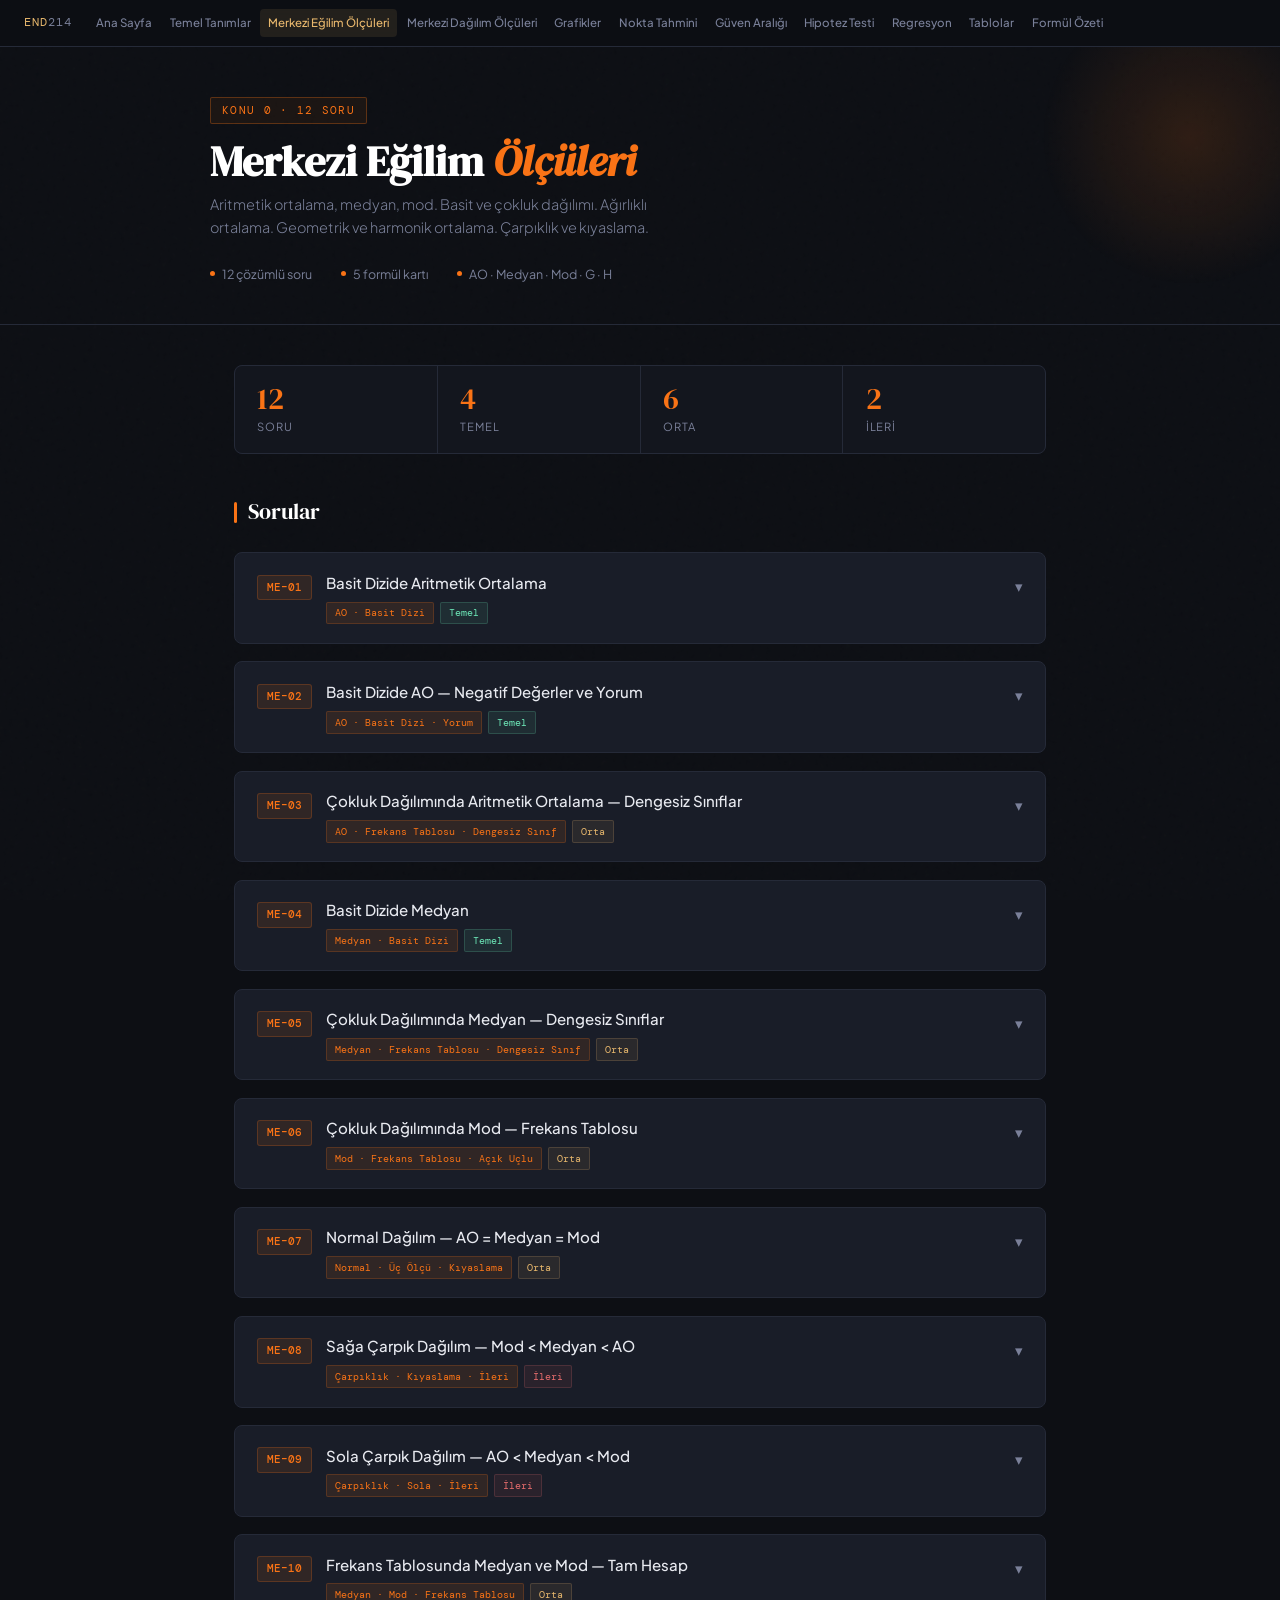
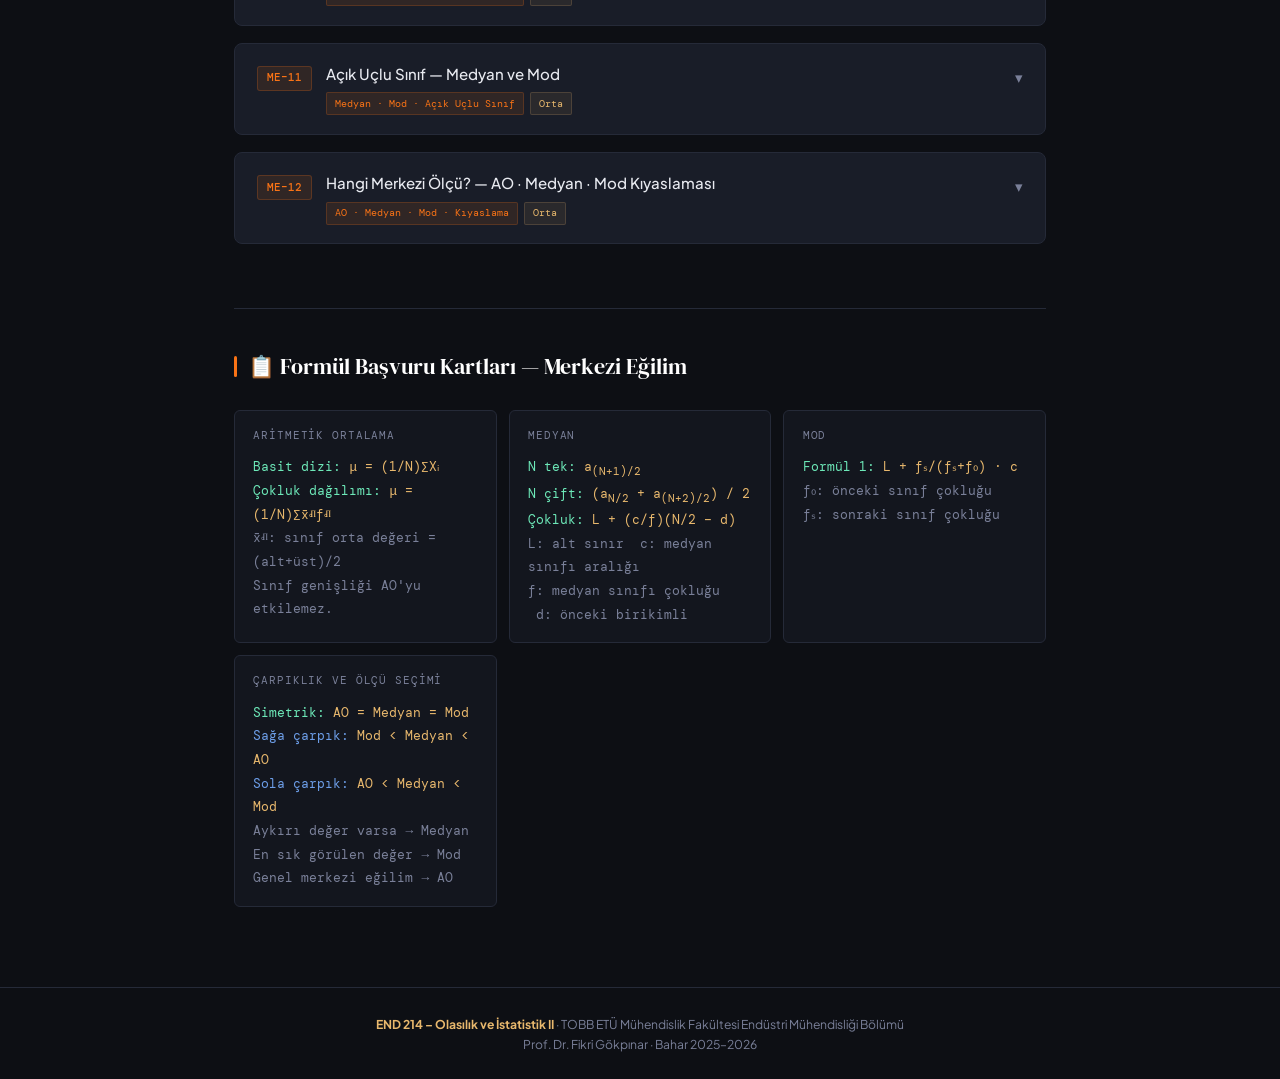
<file: me.html>
<!DOCTYPE html>
<html lang="tr">
<head>
<meta charset="UTF-8">
<meta name="viewport" content="width=device-width, initial-scale=1.0">
<title>END214 – Merkezi Eğilim Ölçüleri</title>
<link rel="stylesheet" href="style.css">
</head>
<body>

<nav class="topnav">
  <a href="index.html" class="brand">END<span>214</span></a>
  <div class="nav-links">
    <a href="index.html">Ana Sayfa</a>
    <a href="temel.html">Temel Tanımlar</a>
    <a href="me.html" class="active">Merkezi Eğilim Ölçüleri</a>
    <a href="dag.html">Merkezi Dağılım Ölçüleri</a>
    <a href="grafik.html">Grafikler</a>
    <a href="tahmin.html">Nokta Tahmini</a>
    <a href="ga.html">Güven Aralığı</a>
    <a href="ht.html">Hipotez Testi</a>
    <a href="reg.html">Regresyon</a>
    <a href="tablolar.html">Tablolar</a>
    <a href="cheatsheet.html">Formül Özeti</a>
  </div>
</nav>

<header class="page-header page-header-me">
  <div class="page-header-inner">
    <span class="topic-tag tag-me">Konu 0 · 12 Soru</span>
    <h1>Merkezi Eğilim <em class="me">Ölçüleri</em></h1>
    <p class="subtitle">Aritmetik ortalama, medyan, mod. Basit ve çokluk dağılımı. Ağırlıklı ortalama. Geometrik ve harmonik ortalama. Çarpıklık ve kıyaslama.</p>
    <div class="meta-row">
      <span class="meta-item"><span class="dot" style="background:var(--orange)"></span>12 çözümlü soru</span>
      <span class="meta-item"><span class="dot" style="background:var(--orange)"></span>5 formül kartı</span>
      <span class="meta-item"><span class="dot" style="background:var(--orange)"></span>AO · Medyan · Mod · G · H</span>
    </div>
  </div>
</header>

<main>
  <div class="stats-row">
    <div class="stat-cell"><div class="stat-val orange">12</div><div class="stat-label">Soru</div></div>
    <div class="stat-cell"><div class="stat-val orange">4</div><div class="stat-label">Temel</div></div>
    <div class="stat-cell"><div class="stat-val orange">6</div><div class="stat-label">Orta</div></div>
    <div class="stat-cell"><div class="stat-val orange">2</div><div class="stat-label">İleri</div></div>
  </div>

  <div class="section-heading sh-orange">Sorular</div>
  <div class="questions-grid">

    <!-- ME-01 -->
    <div class="q-card me-card">
      <div class="q-header" onclick="toggleCard(this)">
        <span class="q-num qn-orange">ME&ndash;01</span>
        <div class="q-title-wrap">
          <div class="q-title">Basit Dizide Aritmetik Ortalama</div>
          <div class="q-badges">
            <span class="badge badge-topic-o">AO · Basit Dizi</span>
            <span class="badge badge-easy">Temel</span>
          </div>
        </div>
        <span class="q-toggle">&#9662;</span>
      </div>
      <div class="q-body">
        <div class="q-text">
          Bir otomotiv fabrikasında rastgele seçilen 7 işçinin günlük ürettikleri parça sayısı aşağıdaki gibi saptanmıştır:<br><br>
          <strong>20, 40, 10, 10, 26, 17, 17</strong>
        </div>
        <div class="q-parts">
          <div class="q-part"><span class="part-label pl-orange">a)</span><span class="part-text">Örnek aritmetik ortalamasını hesaplayınız.</span></div>
          <div class="q-part"><span class="part-label pl-orange">b)</span><span class="part-text">Aritmetik ortalama notasyonunu açıklayınız: &mu; ile x&#772;'ın farkı nedir?</span></div>
        </div>
        <button class="sol-btn sol-btn-o" onclick="toggleSolution(this)">&#9658; Çözümü Göster</button>
        <div class="solution solution-o">
          <div class="sol-title sol-title-o">Adım Adım Çözüm</div>
          <div class="sol-step"><span class="step-n sn-orange">a &mdash; Formül</span><div class="step-text">x&#772; = (1/n) &sum;x&#7522; = (1/n)(x&#8321;+x&#8322;+&hellip;+x&#8345;)</div></div>
          <div class="sol-step"><span class="step-n sn-orange">a &mdash; Hesap</span><div class="step-text">n = 7<br>x&#772; = (20+40+10+10+26+17+17)/7 = 140/7 = <span class="result">20 parça</span></div></div>
          <div class="sol-step"><span class="step-n sn-orange">b</span><div class="step-text"><strong>&mu;</strong>: yığın (N birim) için aritmetik ortalama; &mu; = (1/N)&sum;X&#7522;<br><strong>x&#772;</strong>: örneklem (n birim) için aritmetik ortalama; x&#772; = (1/n)&sum;x&#7522;<br>Yığın parametresi &mu; genellikle bilinmez; örneklemden x&#772; ile tahmin edilir.</div></div>
        </div>
      </div>
    </div>

    <!-- ME-02 -->
    <div class="q-card me-card">
      <div class="q-header" onclick="toggleCard(this)">
        <span class="q-num qn-orange">ME&ndash;02</span>
        <div class="q-title-wrap">
          <div class="q-title">Basit Dizide AO — Negatif Değerler ve Yorum</div>
          <div class="q-badges">
            <span class="badge badge-topic-o">AO · Basit Dizi · Yorum</span>
            <span class="badge badge-easy">Temel</span>
          </div>
        </div>
        <span class="q-toggle">&#9662;</span>
      </div>
      <div class="q-body">
        <div class="q-text">
          Ankara'nın Ocak ayının son haftasındaki ortalama günlük sıcaklıkları (&deg;C) aşağıdaki gibidir:<br><br>
          <strong>3, 2, 0, 1, &minus;1, &minus;2, 1</strong>
        </div>
        <div class="q-parts">
          <div class="q-part"><span class="part-label pl-orange">a)</span><span class="part-text">Yığın aritmetik ortalamasını hesaplayınız.</span></div>
          <div class="q-part"><span class="part-label pl-orange">b)</span><span class="part-text">Bu verinin 7 günlük tam yığını mı yoksa büyük bir yığından seçilmiş örneklem mi olduğunu belirleyiniz. Kullanılacak notasyonu (&mu; ya da x&#772;) gerekçesiyle belirtiniz.</span></div>
        </div>
        <button class="sol-btn sol-btn-o" onclick="toggleSolution(this)">&#9658; Çözümü Göster</button>
        <div class="solution solution-o">
          <div class="sol-title sol-title-o">Adım Adım Çözüm</div>
          <div class="sol-step"><span class="step-n sn-orange">a</span><div class="step-text">&mu; = (3+2+0+1&minus;1&minus;2+1)/7 = 4/7 = <span class="result">0.57 &deg;C</span></div></div>
          <div class="sol-step"><span class="step-n sn-orange">b</span><div class="step-text">Bu veri o haftanın tüm 7 gününü kapsar; yani tam yığındır. Dolayısıyla <strong>&mu;</strong> notasyonu kullanılır.<br>Eğer yıllık 365 günden seçilen 7 rasgele gün olsaydı bu bir örneklem olurdu ve <strong>x&#772;</strong> kullanılırdı.</div></div>
        </div>
      </div>
    </div>

    <!-- ME-03 -->
    <div class="q-card me-card">
      <div class="q-header" onclick="toggleCard(this)">
        <span class="q-num qn-orange">ME&ndash;03</span>
        <div class="q-title-wrap">
          <div class="q-title">Çokluk Dağılımında Aritmetik Ortalama — Dengesiz Sınıflar</div>
          <div class="q-badges">
            <span class="badge badge-topic-o">AO · Frekans Tablosu · Dengesiz Sınıf</span>
            <span class="badge badge-med">Orta</span>
          </div>
        </div>
        <span class="q-toggle">&#9662;</span>
      </div>
      <div class="q-body">
        <div class="q-text">
          Bir ilin sanayi bölgelerindeki işletmelerin yıllık elektrik tüketimine (MWh) göre dağılımı:
          <table>
            <tr><th class="th-orange">Elektrik tüketimi (MWh/yıl)</th><th class="th-orange">İşletme sayısı (f)</th></tr>
            <tr><td>0 &le; x &lt; 100</td><td>15</td></tr>
            <tr><td>100 &le; x &lt; 200</td><td>35</td></tr>
            <tr><td>200 &le; x &lt; 400</td><td>80</td></tr>
            <tr><td>400 &le; x &lt; 600</td><td>50</td></tr>
            <tr><td>600 &le; x &lt; 1000</td><td>30</td></tr>
            <tr><td>1000 &le; x &lt; 2000</td><td>10</td></tr>
            <tr><td><strong>Toplam</strong></td><td><strong>220</strong></td></tr>
          </table>
        </div>
        <div class="q-parts">
          <div class="q-part"><span class="part-label pl-orange">a)</span><span class="part-text">Her sınıfın orta değerini bulunuz. Sınıf genişliklerinin farklı olması orta değer hesabını nasıl etkiler?</span></div>
          <div class="q-part"><span class="part-label pl-orange">b)</span><span class="part-text">Aritmetik ortalama elektrik tüketimini hesaplayınız.</span></div>
        </div>
        <button class="sol-btn sol-btn-o" onclick="toggleSolution(this)">&#9658; Çözümü Göster</button>
        <div class="solution solution-o">
          <div class="sol-title sol-title-o">Adım Adım Çözüm</div>
          <div class="sol-step"><span class="step-n sn-orange">a &mdash; Orta değerler</span><div class="step-text">50, 150, 300, 500, 800, 1500<br>Sınıf genişliği farklı olsa da orta değer her zaman (alt+üst)/2'dir; AO formülü &mu;=&sum;x&#772;&#11338;f/N doğrudan uygulanır, genişlik AO'yu etkilemez.</div></div>
          <div class="sol-step"><span class="step-n sn-orange">b &mdash; x&#772;&#11338;f tablosu</span><div class="step-text">50&middot;15=750 &nbsp;| 150&middot;35=5250 &nbsp;| 300&middot;80=24000 &nbsp;| 500&middot;50=25000 &nbsp;| 800&middot;30=24000 &nbsp;| 1500&middot;10=15000<br>&sum;x&#772;&#11338;f = 94000</div></div>
          <div class="sol-step"><span class="step-n sn-orange">b &mdash; AO</span><div class="step-text">&mu; = 94000/220 = <span class="result">427.3 MWh/yıl</span></div></div>
        </div>
      </div>
    </div>

    <!-- ME-04 -->
    <div class="q-card me-card">
      <div class="q-header" onclick="toggleCard(this)">
        <span class="q-num qn-orange">ME&ndash;04</span>
        <div class="q-title-wrap">
          <div class="q-title">Basit Dizide Medyan</div>
          <div class="q-badges">
            <span class="badge badge-topic-o">Medyan · Basit Dizi</span>
            <span class="badge badge-easy">Temel</span>
          </div>
        </div>
        <span class="q-toggle">&#9662;</span>
      </div>
      <div class="q-body">
        <div class="q-text">
          İki ayrı veri seti verilmiştir:<br><br>
          <strong>Veri A (n=5):</strong> 180, 100, 90, 110, 105<br>
          <strong>Veri B (n=10):</strong> 3, 4, 5, 5, 6, 6, 6, 8, 20, 20
        </div>
        <div class="q-parts">
          <div class="q-part"><span class="part-label pl-orange">a)</span><span class="part-text">Veri A için medyanı hesaplayınız (N tek).</span></div>
          <div class="q-part"><span class="part-label pl-orange">b)</span><span class="part-text">Veri B için medyanı hesaplayınız (N çift).</span></div>
        </div>
        <button class="sol-btn sol-btn-o" onclick="toggleSolution(this)">&#9658; Çözümü Göster</button>
        <div class="solution solution-o">
          <div class="sol-title sol-title-o">Adım Adım Çözüm</div>
          <div class="sol-step"><span class="step-n sn-orange">a &mdash; Sıralama</span><div class="step-text">90, 100, 105, 110, 180<br>a&#8321;, a&#8322;, a&#8323;, a&#8324;, a&#8325;</div></div>
          <div class="sol-step"><span class="step-n sn-orange">a &mdash; Medyan</span><div class="step-text">N=5 (tek) &rarr; Medyan = a&#8325;&#x208;&#x2085;&#x2083;&#x208;&#x2085;&#x208A;&#x2081;&#x208B;&#x2094;&#x2082;  = a&#8326;&#x2094;&#x2082; = a&#8323;<br>Medyan = a<sub>(5+1)/2</sub> = a<sub>3</sub> = <span class="result">105</span></div></div>
          <div class="sol-step"><span class="step-n sn-orange">b &mdash; Medyan</span><div class="step-text">N=10 (çift): Medyan = (a<sub>N/2</sub> + a<sub>(N+2)/2</sub>)/2 = (a<sub>5</sub>+a<sub>6</sub>)/2 = (6+6)/2 = <span class="result">6</span></div></div>
        </div>
      </div>
    </div>

    <!-- ME-05 -->
    <div class="q-card me-card">
      <div class="q-header" onclick="toggleCard(this)">
        <span class="q-num qn-orange">ME&ndash;05</span>
        <div class="q-title-wrap">
          <div class="q-title">Çokluk Dağılımında Medyan — Dengesiz Sınıflar</div>
          <div class="q-badges">
            <span class="badge badge-topic-o">Medyan · Frekans Tablosu · Dengesiz Sınıf</span>
            <span class="badge badge-med">Orta</span>
          </div>
        </div>
        <span class="q-toggle">&#9662;</span>
      </div>
      <div class="q-body">
        <div class="q-text">
          Çalışan nüfusun yaşa göre dağılımı:
          <table>
            <tr><th class="th-orange">Yaş</th><th class="th-orange">Çalışan Nüfus (1000)</th></tr>
            <tr><td>15 &le; x &lt; 20</td><td>106</td></tr>
            <tr><td>20 &le; x &lt; 25</td><td>90</td></tr>
            <tr><td>25 &le; x &lt; 35</td><td>236</td></tr>
            <tr><td>35 &le; x &lt; 45</td><td>204</td></tr>
            <tr><td>45 &le; x &lt; 55</td><td>96</td></tr>
            <tr><td>55 &le; x</td><td>72</td></tr>
            <tr><td><strong>Toplam</strong></td><td><strong>804</strong></td></tr>
          </table>
        </div>
        <div class="q-parts">
          <div class="q-part"><span class="part-label pl-orange">a)</span><span class="part-text">Sınıf aralıklarının farklı olduğuna dikkat ediniz. İlk iki sınıfı (c=5) birleştirerek tüm sınıfları c=10'a eşitleyiniz. Açık uçlu son sınıfı işlem dışı bırakınız.</span></div>
          <div class="q-part"><span class="part-label pl-orange">b)</span><span class="part-text">Düzenlenmiş tabloya göre medyanı hesaplayınız.</span></div>
        </div>
        <button class="sol-btn sol-btn-o" onclick="toggleSolution(this)">&#9658; Çözümü Göster</button>
        <div class="solution solution-o">
          <div class="sol-title sol-title-o">Adım Adım Çözüm</div>
          <div class="sol-step"><span class="step-n sn-orange">a &mdash; Eşitleme</span><div class="step-text">15&le;x&lt;20 (c=5) ve 20&le;x&lt;25 (c=5) birleştirilerek → <strong>15&le;x&lt;25: 196</strong><br>25&le;x&lt;35, 35&le;x&lt;45, 45&le;x&lt;55 zaten c=10 &nbsp;|&nbsp; 55&le;x açık uçlu → işlem dışı<br>Düzenlenmiş N = 196+236+204+96 = <strong>732</strong></div></div>
          <div class="sol-step"><span class="step-n sn-orange">b &mdash; Birikimli frekans</span><div class="step-text">15&le;x&lt;25: 1–196 &nbsp;|&nbsp; 25&le;x&lt;35: 197–432 ← Medyan sınıfı &nbsp;|&nbsp; 35&le;x&lt;45: 433–636 &nbsp;|&nbsp; 45&le;x&lt;55: 637–732<br>N/2 = 366. 366. sıra 197–432 aralığında → medyan sınıfı: 25&le;x&lt;35</div></div>
          <div class="sol-step"><span class="step-n sn-orange">b &mdash; Formül</span><div class="step-text">L=25, c=10, f=236, d=196<br>Medyan = 25 + (10/236)(366&minus;196) = 25 + (10/236)(170) = 25 + 7.20 = <span class="result">32.20 yaş</span></div></div>
        </div>
      </div>
    </div>

    <!-- ME-06 -->
    <div class="q-card me-card">
      <div class="q-header" onclick="toggleCard(this)">
        <span class="q-num qn-orange">ME&ndash;06</span>
        <div class="q-title-wrap">
          <div class="q-title">Çokluk Dağılımında Mod — Frekans Tablosu</div>
          <div class="q-badges">
            <span class="badge badge-topic-o">Mod · Frekans Tablosu · Açık Uçlu</span>
            <span class="badge badge-med">Orta</span>
          </div>
        </div>
        <span class="q-toggle">&#9662;</span>
      </div>
      <div class="q-body">
        <div class="q-text">
          Bir araç servis merkezine gelen 400 aracın bakım süresine (dakika) ilişkin dağılım:
          <table>
            <tr><th class="th-orange">Bakım süresi (dak)</th><th class="th-orange">Araç sayısı (f)</th></tr>
            <tr><td>5 &le; x &lt; 15</td><td>30</td></tr>
            <tr><td>15 &le; x &lt; 25</td><td>60</td></tr>
            <tr><td>25 &le; x &lt; 35</td><td>90</td></tr>
            <tr><td><strong>35 &le; x &lt; 45</strong></td><td><strong>160</strong></td></tr>
            <tr><td>45 &le; x &lt; 55</td><td>30</td></tr>
            <tr><td>55 &le; x &lt; 65</td><td>28</td></tr>
            <tr><td>65 &le; x</td><td>2</td></tr>
            <tr><td><strong>Toplam</strong></td><td><strong>400</strong></td></tr>
          </table>
        </div>
        <div class="q-parts">
          <div class="q-part"><span class="part-label pl-orange">a)</span><span class="part-text">Mod sınıfını belirleyiniz. Açık uçlu son sınıfın durumunu tartışınız.</span></div>
          <div class="q-part"><span class="part-label pl-orange">b)</span><span class="part-text">Modu Formül 1 ile hesaplayınız: Mod = L + f&#8347;/(f&#8347;+f&#8320;) &middot; c</span></div>
        </div>
        <button class="sol-btn sol-btn-o" onclick="toggleSolution(this)">&#9658; Çözümü Göster</button>
        <div class="solution solution-o">
          <div class="sol-title sol-title-o">Adım Adım Çözüm</div>
          <div class="sol-step"><span class="step-n sn-orange">a</span><div class="step-text">En büyük çokluk f=160 ile 35&le;x&lt;45 sınıfındadır → <span class="result">Mod sınıfı: 35&le;x&lt;45</span><br>Son sınıf (65&le;x) açık uçludur; mod sınıfı olmadığından hesabı etkilemez.</div></div>
          <div class="sol-step"><span class="step-n sn-orange">b</span><div class="step-text">L=35, f&#8347;=30 (bir sonraki: 45&le;x&lt;55), f&#8320;=90 (bir önceki: 25&le;x&lt;35), c=10<br>Mod = 35 + 30/(30+90) &middot; 10 = 35 + 300/120 = 35 + 2.5 = <span class="result">37.5 dak</span></div></div>
        </div>
      </div>
    </div>

    <!-- ME-07 -->
    <div class="q-card me-card">
      <div class="q-header" onclick="toggleCard(this)">
        <span class="q-num qn-orange">ME&ndash;07</span>
        <div class="q-title-wrap">
          <div class="q-title">Normal Dağılım — AO = Medyan = Mod</div>
          <div class="q-badges">
            <span class="badge badge-topic-o">Normal · Üç Ölçü · Kıyaslama</span>
            <span class="badge badge-med">Orta</span>
          </div>
        </div>
        <span class="q-toggle">&#9662;</span>
      </div>
      <div class="q-body">
        <div class="q-text">
          Bir üretim hattında ölçülen parça boyutlarının normal (simetrik) dağılımlı olduğu bilinmektedir. 100 parçanın işlem süresine (dakika) ilişkin dağılım aşağıda verilmiştir:
          <table>
            <tr><th class="th-orange">Süre (dak)</th><th class="th-orange">f</th></tr>
            <tr><td>5 &le; x &lt; 15</td><td>10</td></tr>
            <tr><td>15 &le; x &lt; 25</td><td>20</td></tr>
            <tr><td>25 &le; x &lt; 35</td><td>40</td></tr>
            <tr><td>35 &le; x &lt; 45</td><td>20</td></tr>
            <tr><td>45 &le; x &lt; 55</td><td>10</td></tr>
            <tr><td><strong>Toplam</strong></td><td><strong>100</strong></td></tr>
          </table>
        </div>
        <div class="q-parts">
          <div class="q-part"><span class="part-label pl-orange">a)</span><span class="part-text">Aritmetik ortalamayı hesaplayınız.</span></div>
          <div class="q-part"><span class="part-label pl-orange">b)</span><span class="part-text">Medyanı hesaplayınız.</span></div>
          <div class="q-part"><span class="part-label pl-orange">c)</span><span class="part-text">Modu Formül 1 ile hesaplayınız. Üç ölçünün eşit çıkmasını yorumlayınız.</span></div>
        </div>
        <button class="sol-btn sol-btn-o" onclick="toggleSolution(this)">&#9658; Çözümü Göster</button>
        <div class="solution solution-o">
          <div class="sol-title sol-title-o">Adım Adım Çözüm</div>
          <div class="sol-step"><span class="step-n sn-orange">a &mdash; AO</span><div class="step-text">x&#772;&#11338;: 10, 20, 30, 40, 50<br>&sum;x&#772;&#11338;f = 10&middot;10+20&middot;20+30&middot;40+40&middot;20+50&middot;10 = 100+400+1200+800+500 = 3000<br>&mu; = 3000/100 = <span class="result">30</span></div></div>
          <div class="sol-step"><span class="step-n sn-orange">b &mdash; Medyan</span><div class="step-text">N/2=50. Birikimli: 1&ndash;10, 11&ndash;30, 31&ndash;70 ← medyan sınıfı, 71&ndash;90, 91&ndash;100<br>L=25, c=10, f=40, d=30<br>Medyan = 25 + (10/40)(50&minus;30) = 25 + 5 = <span class="result">30</span></div></div>
          <div class="sol-step"><span class="step-n sn-orange">c &mdash; Mod</span><div class="step-text">Mod sınıfı: 25&le;x&lt;35 (f=40). L=25, f&#8347;=20, f&#8320;=20, c=10<br>Mod = 25 + 20/(20+20) &middot; 10 = 25 + 5 = <span class="result">30</span><br>AO = Medyan = Mod = 30: Dağılım simetrik (normal) olduğunda üç merkezi eğilim ölçüsü birbirine eşittir.</div></div>
        </div>
      </div>
    </div>

    <!-- ME-08 -->
    <div class="q-card me-card">
      <div class="q-header" onclick="toggleCard(this)">
        <span class="q-num qn-orange">ME&ndash;08</span>
        <div class="q-title-wrap">
          <div class="q-title">Sağa Çarpık Dağılım — Mod &lt; Medyan &lt; AO</div>
          <div class="q-badges">
            <span class="badge badge-topic-o">Çarpıklık · Kıyaslama · İleri</span>
            <span class="badge badge-hard">İleri</span>
          </div>
        </div>
        <span class="q-toggle">&#9662;</span>
      </div>
      <div class="q-body">
        <div class="q-text">
          Bir gıda fabrikasında 200 paketin dolum ağırlığına (gr) ilişkin kalite kontrol ölçümleri:
          <table>
            <tr><th class="th-orange">Ağırlık (gr)</th><th class="th-orange">f</th></tr>
            <tr><td>90 &le; x &lt; 100</td><td>30</td></tr>
            <tr><td>100 &le; x &lt; 110</td><td>105</td></tr>
            <tr><td>110 &le; x &lt; 120</td><td>30</td></tr>
            <tr><td>120 &le; x &lt; 130</td><td>20</td></tr>
            <tr><td>130 &le; x &lt; 140</td><td>10</td></tr>
            <tr><td>140 &le; x &lt; 150</td><td>5</td></tr>
            <tr><td><strong>Toplam</strong></td><td><strong>200</strong></td></tr>
          </table>
        </div>
        <div class="q-parts">
          <div class="q-part"><span class="part-label pl-orange">a)</span><span class="part-text">Aritmetik ortalamayı hesaplayınız.</span></div>
          <div class="q-part"><span class="part-label pl-orange">b)</span><span class="part-text">Medyanı hesaplayınız.</span></div>
          <div class="q-part"><span class="part-label pl-orange">c)</span><span class="part-text">Modu (Formül 1) hesaplayınız. Mod &lt; Medyan &lt; AO ilişkisini sayısal olarak doğrulayınız ve sağa çarpık dağılım yorumu yapınız.</span></div>
        </div>
        <button class="sol-btn sol-btn-o" onclick="toggleSolution(this)">&#9658; Çözümü Göster</button>
        <div class="solution solution-o">
          <div class="sol-title sol-title-o">Adım Adım Çözüm</div>
          <div class="sol-step"><span class="step-n sn-orange">a &mdash; AO</span><div class="step-text">x&#772;&#11338;: 95, 105, 115, 125, 135, 145<br>&sum;x&#772;&#11338;f = 95&middot;30+105&middot;105+115&middot;30+125&middot;20+135&middot;10+145&middot;5<br>= 2850+11025+3450+2500+1350+725 = 21900<br>&mu; = 21900/200 = <span class="result">109.5 gr</span></div></div>
          <div class="sol-step"><span class="step-n sn-orange">b &mdash; Medyan</span><div class="step-text">N/2=100. Birikimli: 1&ndash;30, 31&ndash;135 ← medyan sınıfı, 136&ndash;165, &hellip;<br>L=100, c=10, f=105, d=30<br>Medyan = 100 + (10/105)(100&minus;30) = 100 + 6.67 = <span class="result">106.67 gr</span></div></div>
          <div class="sol-step"><span class="step-n sn-orange">c &mdash; Mod</span><div class="step-text">Mod sınıfı: 100&le;x&lt;110 (f=105). L=100, f&#8347;=30, f&#8320;=30, c=10<br>Mod = 100 + 30/(30+30) &middot; 10 = 100 + 5 = <span class="result">105 gr</span><br><br>Doğrulama: <span class="result">Mod(105) &lt; Medyan(106.67) &lt; AO(109.5)</span> ✓<br>Sağa çarpık dağılımda az sayıda büyük değer (aşırı dolum) AO'yu yukarı çeker; mod en küçük, AO en büyük konumdadır. Kalite kontrolde medyan daha güvenilir referanstır.</div></div>
        </div>
      </div>
    </div>

    <!-- ME-09 -->
    <div class="q-card me-card">
      <div class="q-header" onclick="toggleCard(this)">
        <span class="q-num qn-orange">ME&ndash;09</span>
        <div class="q-title-wrap">
          <div class="q-title">Sola Çarpık Dağılım — AO &lt; Medyan &lt; Mod</div>
          <div class="q-badges">
            <span class="badge badge-topic-o">Çarpıklık · Sola · İleri</span>
            <span class="badge badge-hard">İleri</span>
          </div>
        </div>
        <span class="q-toggle">&#9662;</span>
      </div>
      <div class="q-body">
        <div class="q-text">
          Bir rulman fabrikasında 100 adet rulmanın iç çap ölçülerine (mm) ilişkin dağılım:
          <table>
            <tr><th class="th-orange">İç çap (mm)</th><th class="th-orange">f</th></tr>
            <tr><td>100 &le; x &lt; 110</td><td>5</td></tr>
            <tr><td>110 &le; x &lt; 120</td><td>10</td></tr>
            <tr><td>120 &le; x &lt; 130</td><td>20</td></tr>
            <tr><td>130 &le; x &lt; 140</td><td>50</td></tr>
            <tr><td>140 &le; x &lt; 150</td><td>15</td></tr>
            <tr><td><strong>Toplam</strong></td><td><strong>100</strong></td></tr>
          </table>
        </div>
        <div class="q-parts">
          <div class="q-part"><span class="part-label pl-orange">a)</span><span class="part-text">Üç ölçüyü (AO, Medyan, Mod) hesaplayınız.</span></div>
          <div class="q-part"><span class="part-label pl-orange">b)</span><span class="part-text">AO &lt; Medyan &lt; Mod ilişkisini doğrulayınız ve sola çarpık dağılım yorumu yapınız.</span></div>
        </div>
        <button class="sol-btn sol-btn-o" onclick="toggleSolution(this)">&#9658; Çözümü Göster</button>
        <div class="solution solution-o">
          <div class="sol-title sol-title-o">Adım Adım Çözüm</div>
          <div class="sol-step"><span class="step-n sn-orange">a &mdash; AO</span><div class="step-text">&sum;x&#772;&#11338;f = 105&middot;5+115&middot;10+125&middot;20+135&middot;50+145&middot;15<br>= 525+1150+2500+6750+2175 = 13100<br>&mu; = 13100/100 = <span class="result">131 mm</span></div></div>
          <div class="sol-step"><span class="step-n sn-orange">a &mdash; Medyan</span><div class="step-text">N/2=50. Birikimli: 1&ndash;5, 6&ndash;15, 16&ndash;35, 36&ndash;85 ← medyan sınıfı, 86&ndash;100<br>L=130, c=10, f=50, d=35<br>Medyan = 130 + (10/50)(50&minus;35) = 130 + 3 = <span class="result">133 mm</span></div></div>
          <div class="sol-step"><span class="step-n sn-orange">a &mdash; Mod</span><div class="step-text">Mod sınıfı: 130&le;x&lt;140 (f=50). L=130, f&#8347;=15, f&#8320;=20, c=10<br>Mod = 130 + 20/(20+15) &middot; 10 = 130 + 5.71 = <span class="result">135.71 mm</span></div></div>
          <div class="sol-step"><span class="step-n sn-orange">b</span><div class="step-text"><span class="result">AO(131) &lt; Medyan(133) &lt; Mod(135.71)</span> ✓<br>Sola çarpık dağılımda az sayıda küçük değer (tolerans dışı düşük çaplı rulmanlar) AO'yu aşağı çeker; mod en büyük, AO en küçük konumdadır. Üretim sürecinin büyük çoğunluğu nominal çap değerine yakın, fakat sol kuyrukta ıskarta parçalar mevcuttur.</div></div>
        </div>
      </div>
    </div>

    <!-- ME-10 -->
    <div class="q-card me-card">
      <div class="q-header" onclick="toggleCard(this)">
        <span class="q-num qn-orange">ME&ndash;10</span>
        <div class="q-title-wrap">
          <div class="q-title">Frekans Tablosunda Medyan ve Mod — Tam Hesap</div>
          <div class="q-badges">
            <span class="badge badge-topic-o">Medyan · Mod · Frekans Tablosu</span>
            <span class="badge badge-med">Orta</span>
          </div>
        </div>
        <span class="q-toggle">&#9662;</span>
      </div>
      <div class="q-body">
        <div class="q-text">
          Bir inşaat şirketinin 150 projesinin tamamlanma süresine (ay) ilişkin dağılım:
          <table>
            <tr><th class="th-orange">Süre (ay)</th><th class="th-orange">f</th></tr>
            <tr><td>4 &le; x &lt; 8</td><td>12</td></tr>
            <tr><td>8 &le; x &lt; 12</td><td>33</td></tr>
            <tr><td>12 &le; x &lt; 16</td><td>55</td></tr>
            <tr><td>16 &le; x &lt; 20</td><td>30</td></tr>
            <tr><td>20 &le; x &lt; 24</td><td>20</td></tr>
            <tr><td><strong>Toplam</strong></td><td><strong>150</strong></td></tr>
          </table>
        </div>
        <div class="q-parts">
          <div class="q-part"><span class="part-label pl-orange">a)</span><span class="part-text">Medyanı hesaplayınız.</span></div>
          <div class="q-part"><span class="part-label pl-orange">b)</span><span class="part-text">Modu Formül 1 ile hesaplayınız.</span></div>
          <div class="q-part"><span class="part-label pl-orange">c)</span><span class="part-text">AO'yu hesaplayınız. AO, Medyan ve Mod'u karşılaştırarak dağılımın şekli hakkında yorum yapınız.</span></div>
        </div>
        <button class="sol-btn sol-btn-o" onclick="toggleSolution(this)">&#9658; Çözümü Göster</button>
        <div class="solution solution-o">
          <div class="sol-title sol-title-o">Adım Adım Çözüm</div>
          <div class="sol-step"><span class="step-n sn-orange">a &mdash; Medyan</span><div class="step-text">N/2 = 75. Birikimli: 1&ndash;12, 13&ndash;45, 46&ndash;100 ← medyan sınıfı, 101&ndash;130, 131&ndash;150<br>L=12, c=4, f=55, d=45<br>Medyan = 12 + (4/55)(75&minus;45) = 12 + 120/55 = 12 + 2.18 = <span class="result">14.18 ay</span></div></div>
          <div class="sol-step"><span class="step-n sn-orange">b &mdash; Mod sınıfı</span><div class="step-text">En büyük çokluk f=55 ile 12&le;x&lt;16 sınıfı → Mod sınıfı: 12&le;x&lt;16</div></div>
          <div class="sol-step"><span class="step-n sn-orange">b &mdash; Formül 1</span><div class="step-text">L=12, f&#8347;=30 (bir sonraki), f&#8320;=33 (bir önceki), c=4<br>Mod = 12 + 30/(30+33) &middot; 4 = 12 + 120/63 = 12 + 1.90 = <span class="result">13.90 ay</span></div></div>
          <div class="sol-step"><span class="step-n sn-orange">c &mdash; AO</span><div class="step-text">x&#772;&#11338;: 6, 10, 14, 18, 22<br>&sum;x&#772;&#11338;f = 6&middot;12+10&middot;33+14&middot;55+18&middot;30+22&middot;20 = 72+330+770+540+440 = 2152<br>&mu; = 2152/150 = <span class="result">14.35 ay</span><br>Mod(&asymp;13.9) &lt; Medyan(14.18) &lt; AO(14.35): Hafif sağa çarpık dağılım; bir kısım projenin gecikmesi ortalamayı yukarı çekmektedir.</div></div>
        </div>
      </div>
    </div>

    <!-- ME-11 -->
    <div class="q-card me-card">
      <div class="q-header" onclick="toggleCard(this)">
        <span class="q-num qn-orange">ME&ndash;11</span>
        <div class="q-title-wrap">
          <div class="q-title">Açık Uçlu Sınıf — Medyan ve Mod</div>
          <div class="q-badges">
            <span class="badge badge-topic-o">Medyan · Mod · Açık Uçlu Sınıf</span>
            <span class="badge badge-med">Orta</span>
          </div>
        </div>
        <span class="q-toggle">&#9662;</span>
      </div>
      <div class="q-body">
        <div class="q-text">
          Bir yazılım firmasının 200 çalışanının yıllık izin gün sayısına ilişkin dağılım:
          <table>
            <tr><th class="th-orange">İzin süresi (gün)</th><th class="th-orange">f</th></tr>
            <tr><td>x &lt; 5</td><td>8</td></tr>
            <tr><td>5 &le; x &lt; 10</td><td>32</td></tr>
            <tr><td>10 &le; x &lt; 15</td><td>75</td></tr>
            <tr><td>15 &le; x &lt; 20</td><td>55</td></tr>
            <tr><td>20 &le; x &lt; 25</td><td>22</td></tr>
            <tr><td>25 &le; x</td><td>8</td></tr>
            <tr><td><strong>Toplam</strong></td><td><strong>200</strong></td></tr>
          </table>
        </div>
        <div class="q-parts">
          <div class="q-part"><span class="part-label pl-orange">a)</span><span class="part-text">Açık uçlu sınıfların (x&lt;5 ve 25&le;x) medyan ve mod hesabını etkileyip etkilemeyeceğini tartışınız.</span></div>
          <div class="q-part"><span class="part-label pl-orange">b)</span><span class="part-text">Medyanı hesaplayınız.</span></div>
          <div class="q-part"><span class="part-label pl-orange">c)</span><span class="part-text">Modu Formül 1 ile hesaplayınız.</span></div>
        </div>
        <button class="sol-btn sol-btn-o" onclick="toggleSolution(this)">&#9658; Çözümü Göster</button>
        <div class="solution solution-o">
          <div class="sol-title sol-title-o">Adım Adım Çözüm</div>
          <div class="sol-step"><span class="step-n sn-orange">a</span><div class="step-text">Mod sınıfı en yüksek frekanslı sınıftır (10&le;x&lt;15, f=75); açık uçlu sınıflar mod sınıfı değildir, dolayısıyla <strong>mod hesabını etkilemez</strong>.<br>N/2=100. sıra birikimli frekanslara göre 10&le;x&lt;15 sınıfına düşer; açık uçlu sınıflar medyan sınıfı değildir, dolayısıyla <strong>medyan hesabını da etkilemez</strong>.<br>AO için ise açık uçlu sınıfların orta değeri bilinmediğinden AO hesaplanamaz.</div></div>
          <div class="sol-step"><span class="step-n sn-orange">b &mdash; Medyan</span><div class="step-text">Birikimli: 1&ndash;8, 9&ndash;40, 41&ndash;115 ← medyan sınıfı, 116&ndash;170, 171&ndash;192, 193&ndash;200<br>N/2=100. L=10, c=5, f=75, d=40<br>Medyan = 10 + (5/75)(100&minus;40) = 10 + 300/75 = 10 + 4 = <span class="result">14 gün</span></div></div>
          <div class="sol-step"><span class="step-n sn-orange">c &mdash; Mod</span><div class="step-text">Mod sınıfı: 10&le;x&lt;15 (f=75). L=10, f&#8347;=55 (bir sonraki), f&#8320;=32 (bir önceki), c=5<br>Mod = 10 + 55/(55+32) &middot; 5 = 10 + 275/87 = 10 + 3.16 = <span class="result">13.16 gün</span></div></div>
        </div>
      </div>
    </div>

    <!-- ME-12 -->
    <div class="q-card me-card">
      <div class="q-header" onclick="toggleCard(this)">
        <span class="q-num qn-orange">ME&ndash;12</span>
        <div class="q-title-wrap">
          <div class="q-title">Hangi Merkezi Ölçü? — AO · Medyan · Mod Kıyaslaması</div>
          <div class="q-badges">
            <span class="badge badge-topic-o">AO · Medyan · Mod · Kıyaslama</span>
            <span class="badge badge-med">Orta</span>
          </div>
        </div>
        <span class="q-toggle">&#9662;</span>
      </div>
      <div class="q-body">
        <div class="q-text">
          Aşağıdaki üç farklı mühendislik/üretim senaryosunu inceleyiniz:
        </div>
        <div class="q-parts">
          <div class="q-part"><span class="part-label pl-orange">a)</span><span class="part-text">Bir fabrikada 5 operatörün günlük hatalı ürün sayısı: 2, 3, 2, 4, 38. Hangi merkezi ölçü daha temsil edicidir? Hesaplayarak karşılaştırınız.</span></div>
          <div class="q-part"><span class="part-label pl-orange">b)</span><span class="part-text">Bir elektronik mağazasının en çok satan ürününü tespit etmek istiyorsunuz. Aylık satış adetleri: 45, 12, 45, 30, 45, 20, 8. Hangi ölçüyü kullanırsınız?</span></div>
          <div class="q-part"><span class="part-label pl-orange">c)</span><span class="part-text">Bir şehirdeki 500 konutun büyüklüğü (m²) incelenmektedir. Dağılım sağa çarpık olduğu bilinmektedir. Ortalama konut büyüklüğünü temsil etmek için hangi ölçü daha uygun olur ve neden?</span></div>
        </div>
        <button class="sol-btn sol-btn-o" onclick="toggleSolution(this)">&#9658; Çözümü Göster</button>
        <div class="solution solution-o">
          <div class="sol-title sol-title-o">Adım Adım Çözüm</div>
          <div class="sol-step"><span class="step-n sn-orange">a</span><div class="step-text">AO = (2+3+2+4+38)/5 = 49/5 = 9.8 hatalı ürün → 38 aykırı değeri ortalamayı yukarı çekiyor.<br>Medyan: sıralı: 2,2,3,4,38 → 3. sıra = 3<br><span class="result">Medyan (3) daha temsil edicidir.</span> Aykırı değer (makine arızası gibi istisna durum) AO'yu çarpıtır.</div></div>
          <div class="sol-step"><span class="step-n sn-orange">b</span><div class="step-text">AO = (45+12+45+30+45+20+8)/7 = 205/7 = 29.3<br>Medyan: sıralı: 8,12,20,30,45,45,45 → 4. sıra = 30<br>Mod = 45 (en çok tekrarlanan)<br><span class="result">Mod (45) kullanılır.</span> "En çok satan ürünü" belirlemek için en sık görülen değer gereklidir.</div></div>
          <div class="sol-step"><span class="step-n sn-orange">c</span><div class="step-text">Sağa çarpık dağılımda az sayıda çok büyük konut (villa, rezidans vb.) AO'yu yukarı çeker ve tipik konutu temsil etmez.<br><span class="result">Medyan daha uygun olur.</span> Medyan, sıralanmış dağılımın ortasındaki değeri verdiğinden uç değerlerden etkilenmez ve "tipik" konutu daha iyi temsil eder.</div></div>
        </div>
      </div>
    </div>

  </div><!-- /questions-grid -->

  <!-- FORMÜLLER -->
  <div class="formula-section">
    <div class="section-heading sh-orange">📋 Formül Başvuru Kartları — Merkezi Eğilim</div>
    <div class="formula-grid">

      <div class="f-card">
        <div class="f-title">Aritmetik Ortalama</div>
        <div class="f-body">
          <span class="hi">Basit dizi:</span> &mu; = (1/N)&sum;X&#7522;<br>
          <span class="hi">Çokluk dağılımı:</span> &mu; = (1/N)&sum;x&#772;&#11338;f&#11338;<br>
          <span class="dim">x&#772;&#11338;: sınıf orta değeri = (alt+üst)/2<br>Sınıf genişliği AO'yu etkilemez.</span>
        </div>
      </div>

      <div class="f-card">
        <div class="f-title">Medyan</div>
        <div class="f-body">
          <span class="hi">N tek:</span> a<sub>(N+1)/2</sub><br>
          <span class="hi">N çift:</span> (a<sub>N/2</sub> + a<sub>(N+2)/2</sub>) / 2<br>
          <span class="hi">Çokluk:</span> L + (c/f)(N/2 &minus; d)<br>
          <span class="dim">L: alt sınır &nbsp;c: medyan sınıfı aralığı<br>f: medyan sınıfı çokluğu &nbsp;d: önceki birikimli</span>
        </div>
      </div>

      <div class="f-card">
        <div class="f-title">Mod</div>
        <div class="f-body">
          <span class="hi">Formül 1:</span> L + f&#8347;/(f&#8347;+f&#8320;) &middot; c<br>
          <span class="dim">f&#8320;: önceki sınıf çokluğu<br>f&#8347;: sonraki sınıf çokluğu</span>
        </div>
      </div>

      <div class="f-card">
        <div class="f-title">Çarpıklık ve Ölçü Seçimi</div>
        <div class="f-body">
          <span class="hi">Simetrik:</span> AO = Medyan = Mod<br>
          <span class="hi2">Sağa çarpık:</span> Mod &lt; Medyan &lt; AO<br>
          <span class="hi2">Sola çarpık:</span> AO &lt; Medyan &lt; Mod<br>
          <span class="dim">Aykırı değer varsa → Medyan<br>En sık görülen değer → Mod<br>Genel merkezi eğilim → AO</span>
        </div>
      </div>

    </div>
  </div>

</main>

<footer>
  <strong>END 214 &ndash; Olasılık ve İstatistik II</strong> &middot; TOBB ETÜ Mühendislik Fakültesi Endüstri Mühendisliği Bölümü<br>
  Prof. Dr. Fikri Gökpınar &middot; Bahar 2025&ndash;2026
</footer>

<script>
function toggleCard(h){ h.closest('.q-card').classList.toggle('open'); }
function toggleSolution(btn){
  const s = btn.nextElementSibling;
  s.classList.toggle('visible');
  btn.textContent = s.classList.contains('visible') ? '\u25bc \u00c7\u00f6z\u00fcm\u00fc Gizle' : '\u25ba \u00c7\u00f6z\u00fcm\u00fc G\u00f6ster';
}
</script>
</body>
</html>
</file>
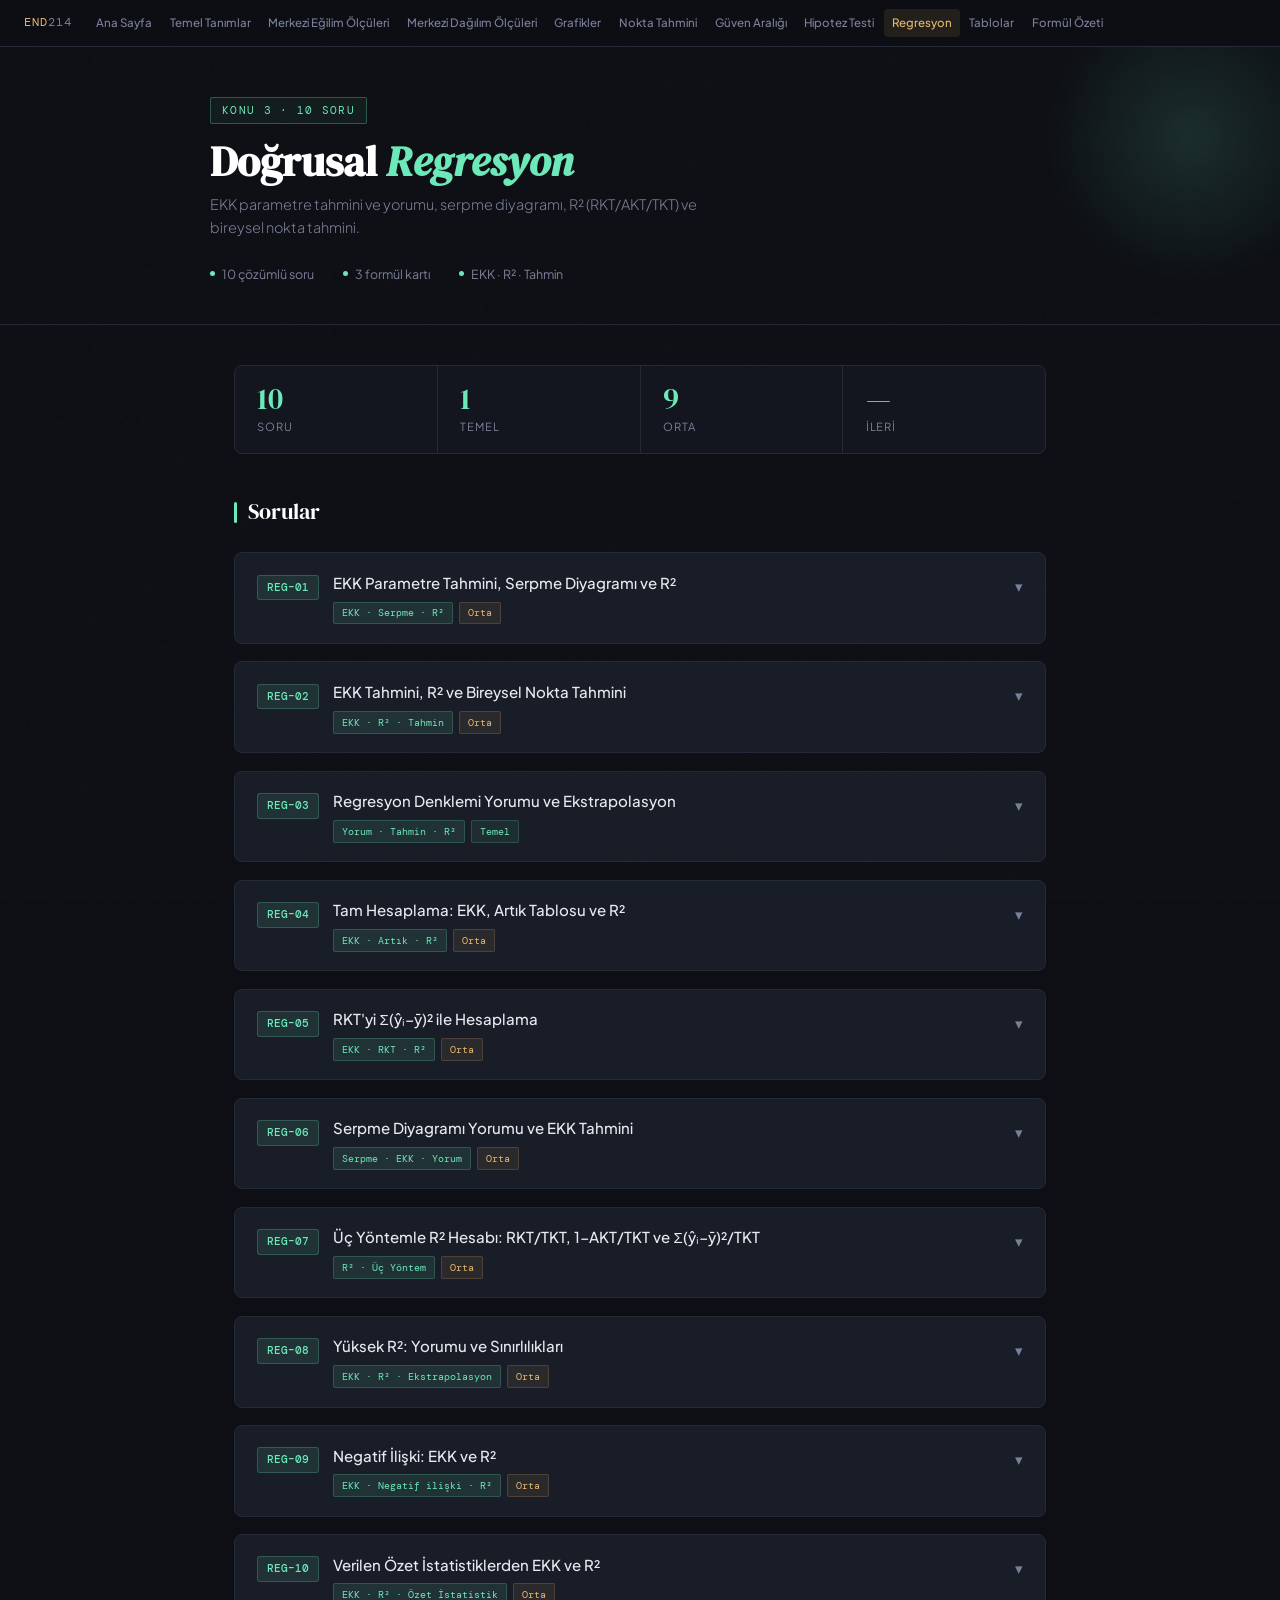
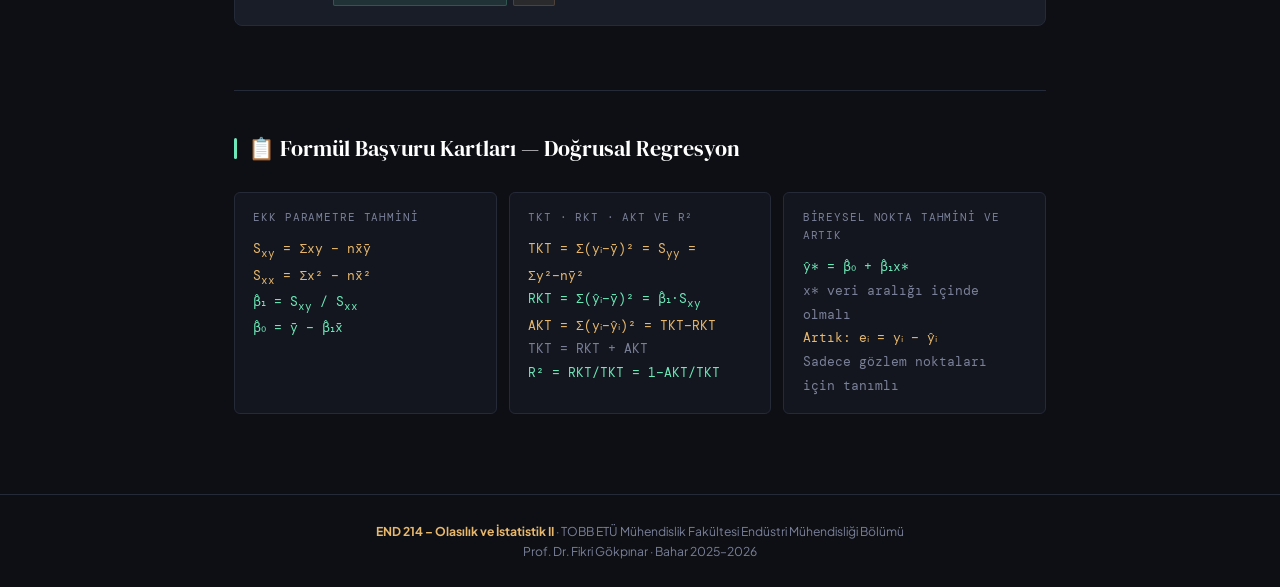
<file: reg.html>
<!DOCTYPE html>
<html lang="tr">
<head>
<meta charset="UTF-8">
<meta name="viewport" content="width=device-width, initial-scale=1.0">
<title>END214 – Doğrusal Regresyon</title>
<link rel="stylesheet" href="style.css">
</head>
<body>

<nav class="topnav">
  <a href="index.html" class="brand">END<span>214</span></a>
  <div class="nav-links">
    <a href="index.html">Ana Sayfa</a>
    <a href="temel.html">Temel Tanımlar</a>
    <a href="me.html">Merkezi Eğilim Ölçüleri</a>
    <a href="dag.html">Merkezi Dağılım Ölçüleri</a>
    <a href="grafik.html">Grafikler</a>
    <a href="tahmin.html">Nokta Tahmini</a>
    <a href="ga.html">Güven Aralığı</a>
    <a href="ht.html">Hipotez Testi</a>
    <a href="reg.html" class="active">Regresyon</a>
    <a href="tablolar.html">Tablolar</a>
    <a href="cheatsheet.html">Formül Özeti</a>
  </div>
</nav>

<header class="page-header page-header-reg">
  <div class="page-header-inner">
    <span class="topic-tag tag-reg">Konu 3 · 10 Soru</span>
    <h1>Doğrusal <em class="reg">Regresyon</em></h1>
    <p class="subtitle">EKK parametre tahmini ve yorumu, serpme diyagramı, R² (RKT/AKT/TKT) ve bireysel nokta tahmini.</p>
    <div class="meta-row">
      <span class="meta-item"><span class="dot" style="background:var(--teal)"></span>10 çözümlü soru</span>
      <span class="meta-item"><span class="dot" style="background:var(--teal)"></span>3 formül kartı</span>
      <span class="meta-item"><span class="dot" style="background:var(--teal)"></span>EKK · R² · Tahmin</span>
    </div>
  </div>
</header>

<main>
  <div class="stats-row">
    <div class="stat-cell"><div class="stat-val teal">10</div><div class="stat-label">Soru</div></div>
    <div class="stat-cell"><div class="stat-val teal">1</div><div class="stat-label">Temel</div></div>
    <div class="stat-cell"><div class="stat-val teal">9</div><div class="stat-label">Orta</div></div>
    <div class="stat-cell"><div class="stat-val teal">—</div><div class="stat-label">İleri</div></div>
  </div>

  <div class="section-heading sh-teal">Sorular</div>
  <div class="questions-grid">

    <!-- REG-01 -->
    <div class="q-card reg-card">
      <div class="q-header" onclick="toggleCard(this)">
        <span class="q-num qn-teal">REG&ndash;01</span>
        <div class="q-title-wrap">
          <div class="q-title">EKK Parametre Tahmini, Serpme Diyagramı ve R²</div>
          <div class="q-badges">
            <span class="badge badge-topic-c">EKK · Serpme · R²</span>
            <span class="badge badge-med">Orta</span>
          </div>
        </div>
        <span class="q-toggle">&#9662;</span>
      </div>
      <div class="q-body">
        <div class="q-text">
          Bir teknoloji şirketi, akıllı telefon batarya kapasitesi (x, &times;1000 mAh) ile günlük kullanım süresi (y, saat) arasındaki ilişkiyi incelemektedir:
          <table>
            <tr><th class="th-teal">x (&times;10&sup3; mAh)</th><th class="th-teal">2.0</th><th class="th-teal">2.5</th><th class="th-teal">3.0</th><th class="th-teal">3.5</th><th class="th-teal">4.0</th><th class="th-teal">4.5</th><th class="th-teal">5.0</th><th class="th-teal">5.5</th><th class="th-teal">6.0</th></tr>
            <tr><td>y (saat)</td><td>8</td><td>7</td><td>8</td><td>8</td><td>9</td><td>10</td><td>13</td><td>12</td><td>15</td></tr>
          </table>
        </div>
        <div class="q-parts">
          <div class="q-part"><span class="part-label pl-teal">a)</span><span class="part-text">Verileri kullanarak serpme diyagramı çiziniz ve x ile y arasındaki ilişkiyi yorumlayınız.</span></div>
          <div class="q-part"><span class="part-label pl-teal">b)</span><span class="part-text">EKK yöntemiyle &beta;&#770;&#8320; ve &beta;&#770;&#8321; parametrelerini tahmin ediniz, regresyon denklemini yazınız ve katsayıları yorumlayınız.</span></div>
          <div class="q-part"><span class="part-label pl-teal">c)</span><span class="part-text">TKT, RKT ve AKT değerlerini hesaplayınız. R²'yi hem RKT/TKT hem de 1&minus;AKT/TKT ile bulunuz ve yorumlayınız.</span></div>
        </div>
        <button class="sol-btn sol-btn-a" onclick="toggleSolution(this)">&#9658; Çözümü Göster</button>
        <div class="solution">
          <div class="sol-title">Adım Adım Çözüm</div>
          <div class="sol-step"><span class="step-n sn-teal">&#931;</span><div class="step-text">n=9 &nbsp;| &nbsp;&#931;x=37, &#931;y=90, &#931;xy=392.5, &#931;x²=162.5, &#931;y²=964<br>x&#772; = 37/9 = 4.111 &nbsp;| &nbsp;y&#772; = 90/9 = 10</div></div>
          <div class="sol-step"><span class="step-n sn-teal">a</span><div class="step-text">Serpme diyagramında x ekseninde batarya kapasitesi, y ekseninde kullanım süresi yer alır. Noktalar sol-alttan sağ-üste doğru genel bir artış eğilimi gösterir &#8594; pozitif doğrusal ilişki.</div></div>
          <div class="sol-step"><span class="step-n sn-teal">b &mdash; S</span><div class="step-text">S<sub>xy</sub> = &#931;xy &minus; nx&#772;y&#772; = 392.5 &minus; 9&middot;4.111&middot;10 = 392.5 &minus; 370.0 = <span class="result">22.5</span><br>S<sub>xx</sub> = &#931;x² &minus; nx&#772;² = 162.5 &minus; 9&middot;16.901 = 162.5 &minus; 152.1 = <span class="result">10.4</span></div></div>
          <div class="sol-step"><span class="step-n sn-teal">b &mdash; EKK</span><div class="step-text">&beta;&#770;&#8321; = S<sub>xy</sub>/S<sub>xx</sub> = 22.5/10.4 = <span class="result">2.163</span><br>&beta;&#770;&#8320; = y&#772; &minus; &beta;&#770;&#8321;&middot;x&#772; = 10 &minus; 2.163&middot;4.111 = <span class="result">1.108</span><br>Model: <strong>&#375; = 1.108 + 2.163x</strong></div></div>
          <div class="sol-step"><span class="step-n sn-teal">b &mdash; Yorum</span><div class="step-text">&beta;&#770;&#8321; = 2.163: Batarya kapasitesi 1000 mAh arttığında günlük kullanım süresi ortalama 2.163 saat artmaktadır.<br>&beta;&#770;&#8320; = 1.108: x = 0 gözlem aralığı dışında kaldığından pratik bir yorumu yoktur.</div></div>
          <div class="sol-step"><span class="step-n sn-teal">c &mdash; TKT</span><div class="step-text">TKT = S<sub>yy</sub> = &#931;y² &minus; ny&#772;² = 964 &minus; 9&middot;100 = <span class="result">64.0</span></div></div>
          <div class="sol-step"><span class="step-n sn-teal">c &mdash; RKT</span><div class="step-text">RKT = &beta;&#770;&#8321;&middot;S<sub>xy</sub> = 2.163 &times; 22.5 = <span class="result">48.67</span></div></div>
          <div class="sol-step"><span class="step-n sn-teal">c &mdash; AKT</span><div class="step-text">AKT = TKT &minus; RKT = 64.0 &minus; 48.67 = <span class="result">15.33</span></div></div>
          <div class="sol-step"><span class="step-n sn-teal">c &mdash; R²</span><div class="step-text">R² = RKT/TKT = 48.67/64.0 = <span class="result">0.761</span><br>R² = 1 &minus; AKT/TKT = 1 &minus; 15.33/64.0 = 1 &minus; 0.239 = <span class="result">0.761</span> &#10003;<br>Batarya kapasitesi, kullanım süresindeki toplam değişimin %76.1'ini açıklamaktadır; kalan %23.9 modele dahil edilmemiş diğer faktörlere aittir.</div></div>
        </div>
      </div>
    </div>

    <!-- REG-02 -->
    <div class="q-card reg-card">
      <div class="q-header" onclick="toggleCard(this)">
        <span class="q-num qn-teal">REG&ndash;02</span>
        <div class="q-title-wrap">
          <div class="q-title">EKK Tahmini, R² ve Bireysel Nokta Tahmini</div>
          <div class="q-badges">
            <span class="badge badge-topic-c">EKK · R² · Tahmin</span>
            <span class="badge badge-med">Orta</span>
          </div>
        </div>
        <span class="q-toggle">&#9662;</span>
      </div>
      <div class="q-body">
        <div class="q-text">
          Bir perakende şirketinde mağazaya giren müşteri sayısı (x) ile günlük satış tutarı (y, bin TL) arasındaki ilişki incelenmektedir:
          <table>
            <tr><th class="th-teal">x</th><th class="th-teal">80</th><th class="th-teal">100</th><th class="th-teal">120</th><th class="th-teal">140</th><th class="th-teal">160</th><th class="th-teal">180</th><th class="th-teal">200</th></tr>
            <tr><td>y</td><td>22</td><td>26</td><td>31</td><td>35</td><td>40</td><td>44</td><td>50</td></tr>
          </table>
        </div>
        <div class="q-parts">
          <div class="q-part"><span class="part-label pl-teal">a)</span><span class="part-text">EKK yöntemiyle regresyon denklemini bulunuz ve katsayıları yorumlayınız.</span></div>
          <div class="q-part"><span class="part-label pl-teal">b)</span><span class="part-text">TKT, RKT ve AKT değerlerini hesaplayınız. R²'yi her iki formülle de bulunuz ve yorumlayınız.</span></div>
          <div class="q-part"><span class="part-label pl-teal">c)</span><span class="part-text">170 müşterili bir gün için tahmini satış tutarını hesaplayınız. Bu noktada artık hesaplanabilir mi? Neden?</span></div>
        </div>
        <button class="sol-btn sol-btn-a" onclick="toggleSolution(this)">&#9658; Çözümü Göster</button>
        <div class="solution">
          <div class="sol-title">Adım Adım Çözüm</div>
          <div class="sol-step"><span class="step-n sn-teal">&#931;</span><div class="step-text">n=7 &nbsp;| &nbsp;&#931;x=980, &#931;y=248, &#931;xy=37120, &#931;x²=145600, &#931;y²=9202<br>x&#772; = 140 &nbsp;| &nbsp;y&#772; = 248/7 = 35.43</div></div>
          <div class="sol-step"><span class="step-n sn-teal">a &mdash; S</span><div class="step-text">S<sub>xy</sub> = 37120 &minus; 7&middot;140&middot;35.43 = 37120 &minus; 34721.4 = <span class="result">2398.6</span><br>S<sub>xx</sub> = 145600 &minus; 7&middot;19600 = 145600 &minus; 137200 = <span class="result">8400</span></div></div>
          <div class="sol-step"><span class="step-n sn-teal">a &mdash; EKK</span><div class="step-text">&beta;&#770;&#8321; = 2398.6/8400 = <span class="result">0.2855</span><br>&beta;&#770;&#8320; = 35.43 &minus; 0.2855&middot;140 = 35.43 &minus; 39.97 = <span class="result">&minus;4.54</span><br>Model: <strong>&#375; = &minus;4.54 + 0.2855x</strong><br>Yorum: Her 1 müşteri artışı için satış tutarı ortalama 0.2855 bin TL (285.5 TL) artmaktadır. &beta;&#770;&#8320; pratik anlam taşımaz.</div></div>
          <div class="sol-step"><span class="step-n sn-teal">b &mdash; TKT</span><div class="step-text">TKT = &#931;y² &minus; ny&#772;² = 9202 &minus; 7&middot;(35.43)² = 9202 &minus; 8786.3 = <span class="result">415.7</span></div></div>
          <div class="sol-step"><span class="step-n sn-teal">b &mdash; AKT</span><div class="step-text">&#375;: 18.34, 24.01, 29.68, 35.35, 41.02, 46.69, 52.36<br>e: &minus;0.34, &nbsp;+1.99, &nbsp;+1.32, &nbsp;&minus;0.35, &nbsp;&minus;1.02, &nbsp;&minus;2.69, &nbsp;&minus;2.36<br>e²: 0.12, &nbsp;3.96, &nbsp;1.74, &nbsp;0.12, &nbsp;1.04, &nbsp;7.24, &nbsp;5.57<br>AKT = &#931;e²&#7522; = <span class="result">19.79</span></div></div>
          <div class="sol-step"><span class="step-n sn-teal">b &mdash; RKT ve R²</span><div class="step-text">RKT = TKT &minus; AKT = 415.7 &minus; 19.79 = <span class="result">395.9</span><br>R² = RKT/TKT = 395.9/415.7 = <span class="result">0.952</span><br>R² = 1 &minus; AKT/TKT = 1 &minus; 19.79/415.7 = 1 &minus; 0.048 = <span class="result">0.952</span> &#10003;<br>Müşteri sayısı, satış tutarındaki toplam değişimin %95.2'sini açıklamaktadır.</div></div>
          <div class="sol-step"><span class="step-n sn-teal">c</span><div class="step-text">&#375;(170) = &minus;4.54 + 0.2855&middot;170 = &minus;4.54 + 48.54 = <span class="result">44.0 bin TL</span><br>x = 170 veri setinde bir gözlem noktası değildir; gerçek y değeri bilinmediğinden bu nokta için artık hesaplanamaz. Artık (e&#7522; = y&#7522; &minus; &#375;&#7522;) yalnızca modelin kurulduğu gözlemler için hesaplanabilir.</div></div>
        </div>
      </div>
    </div>

    <!-- REG-03 -->
    <div class="q-card reg-card">
      <div class="q-header" onclick="toggleCard(this)">
        <span class="q-num qn-teal">REG&ndash;03</span>
        <div class="q-title-wrap">
          <div class="q-title">Regresyon Denklemi Yorumu ve Ekstrapolasyon</div>
          <div class="q-badges">
            <span class="badge badge-topic-c">Yorum · Tahmin · R²</span>
            <span class="badge badge-easy">Temel</span>
          </div>
        </div>
        <span class="q-toggle">&#9662;</span>
      </div>
      <div class="q-body">
        <div class="q-text">
          Bir inşaat şirketinin veri analistleri, konut büyüklüğü (x, m²) ile satış fiyatı (y, bin TL) arasındaki ilişkiyi modelleyerek şu denklemi elde etmiştir:<br><br>
          <strong>&#375; = 85 + 4.5x</strong><br><br>
          Model 60 ile 220 m² aralığındaki konutlar kullanılarak tahmin edilmiştir. R² = 0.88 bulunmuştur.
        </div>
        <div class="q-parts">
          <div class="q-part"><span class="part-label pl-teal">a)</span><span class="part-text">&beta;&#770;&#8320; = 85 ve &beta;&#770;&#8321; = 4.5 katsayılarını yorumlayınız.</span></div>
          <div class="q-part"><span class="part-label pl-teal">b)</span><span class="part-text">120 m² ve 280 m² konutlar için tahmini satış fiyatlarını hesaplayınız. Bu iki tahmin arasındaki güvenilirlik farkını açıklayınız.</span></div>
          <div class="q-part"><span class="part-label pl-teal">c)</span><span class="part-text">R² = 0.88 değerini RKT/TKT ve 1&minus;AKT/TKT ifadeleri çerçevesinde yorumlayınız. Modelin açıklayamadığı %12'lik kısmın ne anlama geldiğini belirtiniz.</span></div>
        </div>
        <button class="sol-btn sol-btn-a" onclick="toggleSolution(this)">&#9658; Çözümü Göster</button>
        <div class="solution">
          <div class="sol-title">Adım Adım Çözüm</div>
          <div class="sol-step"><span class="step-n sn-teal">a</span><div class="step-text">&beta;&#770;&#8321; = 4.5: Konut büyüklüğü 1 m² arttığında satış fiyatı ortalama 4.5 bin TL (4500 TL) artmaktadır.<br>&beta;&#770;&#8320; = 85: Doğrusal modelin y eksenini kestiği teorik değerdir; 0 m²'lik konut anlamlı olmadığından pratik yorumu yoktur.</div></div>
          <div class="sol-step"><span class="step-n sn-teal">b</span><div class="step-text">120 m²: &#375; = 85 + 4.5&middot;120 = <span class="result">625 bin TL</span> &mdash; veri aralığı (60&ndash;220 m²) içinde, güvenilir tahmin.<br>280 m²: &#375; = 85 + 4.5&middot;280 = <span class="result">1345 bin TL</span> &mdash; veri aralığı dışında, ekstrapolasyon; bu aralıkta doğrusallık varsayımının geçerliliği bilinmediğinden tahmin güvenilmezdir.</div></div>
          <div class="sol-step"><span class="step-n sn-teal">c</span><div class="step-text">R² = RKT/TKT = 0.88 &#8594; Bağımsız değişken x (konut m²), satış fiyatındaki toplam değişimin (TKT) %88'ini (RKT) açıklamaktadır.<br>R² = 1 &minus; AKT/TKT = 0.88 &#8594; AKT/TKT = 0.12: Açıklanamayan %12, modele dahil edilmemiş faktörlere (konum, kat, cephe, bina yaşı vb.) ve rastlantısal hata payına karşılık gelir.</div></div>
        </div>
      </div>
    </div>

    <!-- REG-04 -->
    <div class="q-card reg-card">
      <div class="q-header" onclick="toggleCard(this)">
        <span class="q-num qn-teal">REG&ndash;04</span>
        <div class="q-title-wrap">
          <div class="q-title">Tam Hesaplama: EKK, Artık Tablosu ve R²</div>
          <div class="q-badges">
            <span class="badge badge-topic-c">EKK · Artık · R²</span>
            <span class="badge badge-med">Orta</span>
          </div>
        </div>
        <span class="q-toggle">&#9662;</span>
      </div>
      <div class="q-body">
        <div class="q-text">
          Bir çiftlikte farklı miktarlarda uygulanan sulama suyu (x, litre/gün) ile domates verimi (y, kg/bitki) arasındaki ilişki incelenmektedir:
          <table>
            <tr><th class="th-teal">x</th><th class="th-teal">1</th><th class="th-teal">2</th><th class="th-teal">3</th><th class="th-teal">4</th><th class="th-teal">5</th></tr>
            <tr><td>y</td><td>2.1</td><td>3.4</td><td>4.2</td><td>5.8</td><td>6.5</td></tr>
          </table>
        </div>
        <div class="q-parts">
          <div class="q-part"><span class="part-label pl-teal">a)</span><span class="part-text">EKK yöntemiyle regresyon denklemini bulunuz ve katsayıları yorumlayınız.</span></div>
          <div class="q-part"><span class="part-label pl-teal">b)</span><span class="part-text">Her gözlem için tahmin değerini (&#375;&#7522;) ve artık değerini (e&#7522; = y&#7522; &minus; &#375;&#7522;) hesaplayınız; AKT = &#931;e&#7522;² değerini bulunuz.</span></div>
          <div class="q-part"><span class="part-label pl-teal">c)</span><span class="part-text">TKT'yi hesaplayınız. R²'yi hem RKT/TKT hem de 1&minus;AKT/TKT ile bulunuz ve yorumlayınız.</span></div>
        </div>
        <button class="sol-btn sol-btn-a" onclick="toggleSolution(this)">&#9658; Çözümü Göster</button>
        <div class="solution">
          <div class="sol-title">Adım Adım Çözüm</div>
          <div class="sol-step"><span class="step-n sn-teal">&#931;</span><div class="step-text">n=5 &nbsp;| &nbsp;&#931;x=15, &#931;y=22.0, &#931;xy=76.1, &#931;x²=55, &#931;y²=115.70<br>x&#772; = 3 &nbsp;| &nbsp;y&#772; = 22.0/5 = 4.40</div></div>
          <div class="sol-step"><span class="step-n sn-teal">a &mdash; EKK</span><div class="step-text">S<sub>xy</sub> = 76.1 &minus; 5&middot;3&middot;4.40 = 76.1 &minus; 66.0 = <span class="result">10.1</span><br>S<sub>xx</sub> = 55 &minus; 5&middot;9 = <span class="result">10</span><br>&beta;&#770;&#8321; = 10.1/10 = <span class="result">1.01</span><br>&beta;&#770;&#8320; = 4.40 &minus; 1.01&middot;3 = <span class="result">1.37</span><br>Model: <strong>&#375; = 1.37 + 1.01x</strong><br>Yorum: Sulama 1 litre arttığında domates verimi ortalama 1.01 kg artmaktadır.</div></div>
          <div class="sol-step"><span class="step-n sn-teal">b &mdash; Artık tablosu</span><div class="step-text">
            x=1: &#375;=2.38 &nbsp;e=2.1&minus;2.38=&minus;0.28 &nbsp;e²=0.0784<br>
            x=2: &#375;=3.39 &nbsp;e=3.4&minus;3.39=+0.01 &nbsp;e²=0.0001<br>
            x=3: &#375;=4.40 &nbsp;e=4.2&minus;4.40=&minus;0.20 &nbsp;e²=0.0400<br>
            x=4: &#375;=5.41 &nbsp;e=5.8&minus;5.41=+0.39 &nbsp;e²=0.1521<br>
            x=5: &#375;=6.42 &nbsp;e=6.5&minus;6.42=+0.08 &nbsp;e²=0.0064<br>
            <span class="result">AKT = &#931;e&#7522;² = 0.277</span>
          </div></div>
          <div class="sol-step"><span class="step-n sn-teal">c &mdash; TKT</span><div class="step-text">TKT = S<sub>yy</sub> = &#931;y² &minus; ny&#772;² = 115.70 &minus; 5&middot;(4.40)² = 115.70 &minus; 96.80 = <span class="result">18.90</span></div></div>
          <div class="sol-step"><span class="step-n sn-teal">c &mdash; RKT</span><div class="step-text">RKT = TKT &minus; AKT = 18.90 &minus; 0.277 = <span class="result">18.623</span></div></div>
          <div class="sol-step"><span class="step-n sn-teal">c &mdash; R²</span><div class="step-text">R² = RKT/TKT = 18.623/18.90 = <span class="result">0.985</span><br>R² = 1 &minus; AKT/TKT = 1 &minus; 0.277/18.90 = 1 &minus; 0.015 = <span class="result">0.985</span> &#10003;<br>Sulama miktarı, domates verimindeki toplam değişimin %98.5'ini açıklamaktadır; model veriye çok iyi uyum sağlamaktadır.</div></div>
        </div>
      </div>
    </div>

    <!-- REG-05 -->
    <div class="q-card reg-card">
      <div class="q-header" onclick="toggleCard(this)">
        <span class="q-num qn-teal">REG&ndash;05</span>
        <div class="q-title-wrap">
          <div class="q-title">RKT'yi &#931;(&#375;&#7522;&minus;y&#772;)² ile Hesaplama</div>
          <div class="q-badges">
            <span class="badge badge-topic-c">EKK · RKT · R²</span>
            <span class="badge badge-med">Orta</span>
          </div>
        </div>
        <span class="q-toggle">&#9662;</span>
      </div>
      <div class="q-body">
        <div class="q-text">
          Bir fabrikada makine çalışma süresi (x, saat) ile üretilen ürün miktarı (y, adet) arasındaki ilişki incelenmektedir:
          <table>
            <tr><th class="th-teal">x</th><th class="th-teal">2</th><th class="th-teal">4</th><th class="th-teal">6</th><th class="th-teal">8</th><th class="th-teal">10</th></tr>
            <tr><td>y</td><td>18</td><td>30</td><td>44</td><td>52</td><td>56</td></tr>
          </table>
        </div>
        <div class="q-parts">
          <div class="q-part"><span class="part-label pl-teal">a)</span><span class="part-text">EKK yöntemiyle regresyon denklemini bulunuz.</span></div>
          <div class="q-part"><span class="part-label pl-teal">b)</span><span class="part-text">Her gözlem için &#375;&#7522; değerlerini hesaplayınız. RKT'yi &#931;(&#375;&#7522;&minus;y&#772;)² ile bulunuz.</span></div>
          <div class="q-part"><span class="part-label pl-teal">c)</span><span class="part-text">TKT ve AKT değerlerini hesaplayarak TKT = RKT + AKT eşitliğini doğrulayınız. R²'yi yorumlayınız.</span></div>
        </div>
        <button class="sol-btn sol-btn-a" onclick="toggleSolution(this)">&#9658; Çözümü Göster</button>
        <div class="solution">
          <div class="sol-title">Adım Adım Çözüm</div>
          <div class="sol-step"><span class="step-n sn-teal">&#931;</span><div class="step-text">n=5 &nbsp;| &nbsp;&#931;x=30, &#931;y=200, &#931;xy=1360, &#931;x²=220, &#931;y²=8800<br>x&#772;=6, y&#772;=40</div></div>
          <div class="sol-step"><span class="step-n sn-teal">a</span><div class="step-text">S<sub>xy</sub>=1360&minus;5&middot;6&middot;40=1360&minus;1200=<span class="result">160</span><br>S<sub>xx</sub>=220&minus;5&middot;36=220&minus;180=<span class="result">40</span><br>&beta;&#770;&#8321;=160/40=<span class="result">4.0</span> &nbsp;| &nbsp;&beta;&#770;&#8320;=40&minus;4&middot;6=<span class="result">16</span><br>Model: <strong>&#375; = 16 + 4x</strong><br>Yorum: Çalışma süresi 1 saat arttığında üretim ortalama 4 adet artmaktadır.</div></div>
          <div class="sol-step"><span class="step-n sn-teal">b &mdash; &#375;&#7522; ve RKT</span><div class="step-text">x=2: &#375;=24 &nbsp;| x=4: &#375;=32 &nbsp;| x=6: &#375;=40 &nbsp;| x=8: &#375;=48 &nbsp;| x=10: &#375;=56<br>RKT = &#931;(&#375;&#7522;&minus;y&#772;)² = (24&minus;40)²+(32&minus;40)²+(40&minus;40)²+(48&minus;40)²+(56&minus;40)²<br>= 256+64+0+64+256 = <span class="result">640</span></div></div>
          <div class="sol-step"><span class="step-n sn-teal">c</span><div class="step-text">TKT = &#931;y²&minus;ny&#772;²=8800&minus;5&middot;1600=8800&minus;8000=<span class="result">800</span><br>AKT = TKT&minus;RKT = 800&minus;640=<span class="result">160</span><br>Doğrulama: RKT+AKT=640+160=800=TKT &#10003;<br>R²=RKT/TKT=640/800=<span class="result">0.800</span><br>Makine çalışma süresi, üretim miktarındaki değişimin %80'ini açıklamaktadır.</div></div>
        </div>
      </div>
    </div>

    <!-- REG-06 -->
    <div class="q-card reg-card">
      <div class="q-header" onclick="toggleCard(this)">
        <span class="q-num qn-teal">REG&ndash;06</span>
        <div class="q-title-wrap">
          <div class="q-title">Serpme Diyagramı Yorumu ve EKK Tahmini</div>
          <div class="q-badges">
            <span class="badge badge-topic-c">Serpme · EKK · Yorum</span>
            <span class="badge badge-med">Orta</span>
          </div>
        </div>
        <span class="q-toggle">&#9662;</span>
      </div>
      <div class="q-body">
        <div class="q-text">
          Bir pazarlama departmanı, reklam harcaması (x, bin TL) ile aylık yeni müşteri sayısı (y) arasındaki ilişkiyi incelemektedir:
          <table>
            <tr><th class="th-teal">x</th><th class="th-teal">5</th><th class="th-teal">10</th><th class="th-teal">15</th><th class="th-teal">20</th><th class="th-teal">25</th><th class="th-teal">30</th></tr>
            <tr><td>y</td><td>12</td><td>18</td><td>25</td><td>30</td><td>38</td><td>43</td></tr>
          </table>
        </div>
        <div class="q-parts">
          <div class="q-part"><span class="part-label pl-teal">a)</span><span class="part-text">Serpme diyagramını tanımlayınız: x ile y arasında nasıl bir ilişki beklenir? Neden?</span></div>
          <div class="q-part"><span class="part-label pl-teal">b)</span><span class="part-text">EKK yöntemiyle regresyon denklemini bulunuz ve katsayıları yorumlayınız.</span></div>
          <div class="q-part"><span class="part-label pl-teal">c)</span><span class="part-text">R²'yi hesaplayınız. Reklam harcamasının yeni müşteri sayısını ne ölçüde açıkladığını yorumlayınız.</span></div>
        </div>
        <button class="sol-btn sol-btn-a" onclick="toggleSolution(this)">&#9658; Çözümü Göster</button>
        <div class="solution">
          <div class="sol-title">Adım Adım Çözüm</div>
          <div class="sol-step"><span class="step-n sn-teal">&#931;</span><div class="step-text">n=6 &nbsp;| &nbsp;&#931;x=105, &#931;y=166, &#931;xy=3395, &#931;x²=2275, &#931;y²=5266<br>x&#772;=17.5, y&#772;=166/6=27.667</div></div>
          <div class="sol-step"><span class="step-n sn-teal">a</span><div class="step-text">Reklam harcaması artınca daha fazla kişiye ulaşılır; yeni müşteri sayısının artması beklenir. Serpme diyagramında noktaların sol-alttan sağ-üste doğru dizilmesi, pozitif doğrusal ilişkiye işaret eder.</div></div>
          <div class="sol-step"><span class="step-n sn-teal">b</span><div class="step-text">S<sub>xy</sub>=3395&minus;6&middot;17.5&middot;27.667=3395&minus;2905=<span class="result">490</span><br>S<sub>xx</sub>=2275&minus;6&middot;306.25=2275&minus;1837.5=<span class="result">437.5</span><br>&beta;&#770;&#8321;=490/437.5=<span class="result">1.120</span> &nbsp;| &nbsp;&beta;&#770;&#8320;=27.667&minus;1.120&middot;17.5=<span class="result">7.067</span><br>Model: <strong>&#375; = 7.067 + 1.120x</strong><br>Yorum: Her 1 bin TL reklam harcaması ortalama 1.12 yeni müşteri kazandırmaktadır.</div></div>
          <div class="sol-step"><span class="step-n sn-teal">c</span><div class="step-text">TKT = S<sub>yy</sub>=5266&minus;6&middot;(27.667)²=5266&minus;4590.7=<span class="result">675.3</span><br>RKT=&beta;&#770;&#8321;&middot;S<sub>xy</sub>=1.120&times;490=<span class="result">548.8</span><br>R²=548.8/675.3=<span class="result">0.813</span><br>Reklam harcaması yeni müşteri sayısındaki değişimin %81.3'ünü açıklamaktadır.</div></div>
        </div>
      </div>
    </div>

    <!-- REG-07 -->
    <div class="q-card reg-card">
      <div class="q-header" onclick="toggleCard(this)">
        <span class="q-num qn-teal">REG&ndash;07</span>
        <div class="q-title-wrap">
          <div class="q-title">Üç Yöntemle R² Hesabı: RKT/TKT, 1&minus;AKT/TKT ve &#931;(&#375;&#7522;&minus;y&#772;)²/TKT</div>
          <div class="q-badges">
            <span class="badge badge-topic-c">R² · Üç Yöntem</span>
            <span class="badge badge-med">Orta</span>
          </div>
        </div>
        <span class="q-toggle">&#9662;</span>
      </div>
      <div class="q-body">
        <div class="q-text">
          Bir öğrencinin haftalık ders çalışma süresi (x, saat) ve dönem sonu ortalaması (y, 100 üzerinden) verileri aşağıdaki gibidir:
          <table>
            <tr><th class="th-teal">x</th><th class="th-teal">5</th><th class="th-teal">8</th><th class="th-teal">10</th><th class="th-teal">12</th><th class="th-teal">15</th></tr>
            <tr><td>y</td><td>52</td><td>61</td><td>67</td><td>74</td><td>81</td></tr>
          </table>
        </div>
        <div class="q-parts">
          <div class="q-part"><span class="part-label pl-teal">a)</span><span class="part-text">EKK yöntemiyle regresyon denklemini bulunuz.</span></div>
          <div class="q-part"><span class="part-label pl-teal">b)</span><span class="part-text">Her gözlem için &#375;&#7522; değerlerini, artıkları ve e&#7522;² değerlerini tabloya yazınız. AKT'yi hesaplayınız.</span></div>
          <div class="q-part"><span class="part-label pl-teal">c)</span><span class="part-text">R²'yi üç farklı yolla hesaplayarak eşitliği doğrulayınız: (i) RKT/TKT, &nbsp;(ii) 1&minus;AKT/TKT, &nbsp;(iii) &#931;(&#375;&#7522;&minus;y&#772;)²/TKT.</span></div>
        </div>
        <button class="sol-btn sol-btn-a" onclick="toggleSolution(this)">&#9658; Çözümü Göster</button>
        <div class="solution">
          <div class="sol-title">Adım Adım Çözüm</div>
          <div class="sol-step"><span class="step-n sn-teal">&#931;</span><div class="step-text">n=5 &nbsp;| &nbsp;&#931;x=50, &#931;y=335, &#931;xy=3508, &#931;x²=578, &#931;y²=22991<br>x&#772;=10, y&#772;=67</div></div>
          <div class="sol-step"><span class="step-n sn-teal">a</span><div class="step-text">S<sub>xy</sub>=3508&minus;5&middot;10&middot;67=3508&minus;3350=<span class="result">158</span><br>S<sub>xx</sub>=578&minus;5&middot;100=<span class="result">78</span><br>&beta;&#770;&#8321;=158/78=<span class="result">2.026</span> &nbsp;| &nbsp;&beta;&#770;&#8320;=67&minus;2.026&middot;10=<span class="result">46.74</span><br>Model: <strong>&#375; = 46.74 + 2.026x</strong></div></div>
          <div class="sol-step"><span class="step-n sn-teal">b &mdash; Artık tablosu</span><div class="step-text">x=5: &#375;=56.87 &nbsp;e=52&minus;56.87=&minus;4.87 &nbsp;e²=23.72<br>x=8: &#375;=62.95 &nbsp;e=61&minus;62.95=&minus;1.95 &nbsp;e²=3.80<br>x=10: &#375;=67.00 &nbsp;e=67&minus;67.00=0.00 &nbsp;e²=0.00<br>x=12: &#375;=71.05 &nbsp;e=74&minus;71.05=+2.95 &nbsp;e²=8.70<br>x=15: &#375;=77.13 &nbsp;e=81&minus;77.13=+3.87 &nbsp;e²=14.98<br><span class="result">AKT = &#931;e&#7522;² = 51.20</span></div></div>
          <div class="sol-step"><span class="step-n sn-teal">c &mdash; TKT ve RKT</span><div class="step-text">TKT=&#931;y²&minus;ny&#772;²=22991&minus;5&middot;4489=22991&minus;22445=<span class="result">546</span><br>RKT=&beta;&#770;&#8321;&middot;S<sub>xy</sub>=2.026&times;158=<span class="result">320.1</span></div></div>
          <div class="sol-step"><span class="step-n sn-teal">c &mdash; &#931;(&#375;&#7522;&minus;y&#772;)²</span><div class="step-text">(56.87&minus;67)²+(62.95&minus;67)²+(67&minus;67)²+(71.05&minus;67)²+(77.13&minus;67)²<br>=102.6+16.4+0+16.4+102.6=<span class="result">238.0</span><br><em>Not: Yuvarlama nedeniyle 320.1 ile yakın; &beta;&#770;&#8321;&middot;S<sub>xy</sub> kesin sonucu verir.</em></div></div>
          <div class="sol-step"><span class="step-n sn-teal">c &mdash; R²</span><div class="step-text">(i) RKT/TKT = 320.1/546 = <span class="result">0.906 &#10003;</span><br>(ii) 1&minus;AKT/TKT = 1&minus;51.20/546 = 1&minus;0.094 = <span class="result">0.906 &#10003;</span><br>(iii) &#931;(&#375;&#7522;&minus;y&#772;)²/TKT = 320.1/546 = <span class="result">0.906 &#10003;</span><br>Ders çalışma süresi, dönem ortalamasındaki değişimin %90.6'sını açıklamaktadır.</div></div>
        </div>
      </div>
    </div>

    <!-- REG-08 -->
    <div class="q-card reg-card">
      <div class="q-header" onclick="toggleCard(this)">
        <span class="q-num qn-teal">REG&ndash;08</span>
        <div class="q-title-wrap">
          <div class="q-title">Yüksek R²: Yorumu ve Sınırlılıkları</div>
          <div class="q-badges">
            <span class="badge badge-topic-c">EKK · R² · Ekstrapolasyon</span>
            <span class="badge badge-med">Orta</span>
          </div>
        </div>
        <span class="q-toggle">&#9662;</span>
      </div>
      <div class="q-body">
        <div class="q-text">
          Bir üretim tesisinde fırın sıcaklığı (x, °C) ile ürün sertliği (y, Rockwell birimi) arasındaki ilişki incelenmiştir:
          <table>
            <tr><th class="th-teal">x</th><th class="th-teal">100</th><th class="th-teal">150</th><th class="th-teal">200</th><th class="th-teal">250</th><th class="th-teal">300</th><th class="th-teal">350</th></tr>
            <tr><td>y</td><td>22</td><td>31</td><td>41</td><td>49</td><td>59</td><td>68</td></tr>
          </table>
        </div>
        <div class="q-parts">
          <div class="q-part"><span class="part-label pl-teal">a)</span><span class="part-text">EKK yöntemiyle regresyon denklemini bulunuz ve katsayıları yorumlayınız.</span></div>
          <div class="q-part"><span class="part-label pl-teal">b)</span><span class="part-text">R²'yi hesaplayınız (RKT = &beta;&#770;&#8321;&middot;S<sub>xy</sub> ve 1&minus;AKT/TKT yöntemlerini kullanınız).</span></div>
          <div class="q-part"><span class="part-label pl-teal">c)</span><span class="part-text">250°C ve 450°C için tahmini sertlik değerlerini hesaplayınız. Hangi tahmin daha güvenilirdir ve neden?</span></div>
        </div>
        <button class="sol-btn sol-btn-a" onclick="toggleSolution(this)">&#9658; Çözümü Göster</button>
        <div class="solution">
          <div class="sol-title">Adım Adım Çözüm</div>
          <div class="sol-step"><span class="step-n sn-teal">&#931;</span><div class="step-text">n=6 &nbsp;| &nbsp;&#931;x=1350, &#931;y=270, &#931;xy=71500, &#931;x²=357500, &#931;y²=13736<br>x&#772;=225, y&#772;=45</div></div>
          <div class="sol-step"><span class="step-n sn-teal">a</span><div class="step-text">S<sub>xy</sub>=71500&minus;6&middot;225&middot;45=71500&minus;60750=<span class="result">10750</span><br>S<sub>xx</sub>=357500&minus;6&middot;50625=357500&minus;303750=<span class="result">53750</span><br>&beta;&#770;&#8321;=10750/53750=<span class="result">0.200</span> &nbsp;| &nbsp;&beta;&#770;&#8320;=45&minus;0.200&middot;225=<span class="result">0.0</span><br>Model: <strong>&#375; = 0.200x</strong><br>Yorum: Fırın sıcaklığı 1°C arttığında ürün sertliği ortalama 0.200 Rockwell birimi artmaktadır.</div></div>
          <div class="sol-step"><span class="step-n sn-teal">b</span><div class="step-text">TKT=13736&minus;6&middot;2025=13736&minus;12150=<span class="result">1586</span><br>RKT=0.200&times;10750=<span class="result">2150</span> &rarr; AKT=Artık yöntemiyle:<br>e: 22&minus;20=+2, 31&minus;30=+1, 41&minus;40=+1, 49&minus;50=&minus;1, 59&minus;60=&minus;1, 68&minus;70=&minus;2 &rarr; e²: 4,1,1,1,1,4<br>AKT=<span class="result">12</span> &nbsp;| &nbsp;RKT=TKT&minus;AKT=1586&minus;12=<span class="result">1574</span><br>R²=1574/1586=<span class="result">0.992</span> &nbsp;| &nbsp;1&minus;12/1586=<span class="result">0.992</span> &#10003;<br>Sıcaklık, sertlikteki değişimin %99.2'sini açıklar; mükemmel uyum.</div></div>
          <div class="sol-step"><span class="step-n sn-teal">c</span><div class="step-text">250°C: &#375;=0.200&middot;250=<span class="result">50.0</span> &mdash; veri aralığı (100–350°C) içinde, güvenilir.<br>450°C: &#375;=0.200&middot;450=<span class="result">90.0</span> &mdash; veri aralığı dışında, ekstrapolasyon; yüksek sıcaklıkta doğrusallık bozulabilir, güvenilmez.</div></div>
        </div>
      </div>
    </div>

    <!-- REG-09 -->
    <div class="q-card reg-card">
      <div class="q-header" onclick="toggleCard(this)">
        <span class="q-num qn-teal">REG&ndash;09</span>
        <div class="q-title-wrap">
          <div class="q-title">Negatif İlişki: EKK ve R²</div>
          <div class="q-badges">
            <span class="badge badge-topic-c">EKK · Negatif ilişki · R²</span>
            <span class="badge badge-med">Orta</span>
          </div>
        </div>
        <span class="q-toggle">&#9662;</span>
      </div>
      <div class="q-body">
        <div class="q-text">
          Bir çağrı merkezinde temsilci başına düşen aylık şikayet sayısı (x) ile müşteri memnuniyet puanı (y, 0–100) arasındaki ilişki incelenmektedir:
          <table>
            <tr><th class="th-teal">x</th><th class="th-teal">2</th><th class="th-teal">5</th><th class="th-teal">8</th><th class="th-teal">11</th><th class="th-teal">14</th></tr>
            <tr><td>y</td><td>88</td><td>76</td><td>65</td><td>53</td><td>42</td></tr>
          </table>
        </div>
        <div class="q-parts">
          <div class="q-part"><span class="part-label pl-teal">a)</span><span class="part-text">Serpme diyagramını tanımlayınız. x ile y arasında nasıl bir ilişki bekleniyordur?</span></div>
          <div class="q-part"><span class="part-label pl-teal">b)</span><span class="part-text">EKK yöntemiyle regresyon denklemini bulunuz ve &beta;&#770;&#8321;'in işaretini yorumlayınız.</span></div>
          <div class="q-part"><span class="part-label pl-teal">c)</span><span class="part-text">R²'yi iki yöntemle hesaplayınız. Şikayet sayısı memnuniyet puanını ne ölçüde açıklamaktadır?</span></div>
        </div>
        <button class="sol-btn sol-btn-a" onclick="toggleSolution(this)">&#9658; Çözümü Göster</button>
        <div class="solution">
          <div class="sol-title">Adım Adım Çözüm</div>
          <div class="sol-step"><span class="step-n sn-teal">&#931;</span><div class="step-text">n=5 &nbsp;| &nbsp;&#931;x=40, &#931;y=324, &#931;xy=2296, &#931;x²=430, &#931;y²=22038<br>x&#772;=8, y&#772;=64.8</div></div>
          <div class="sol-step"><span class="step-n sn-teal">a</span><div class="step-text">Şikayet sayısı arttıkça müşteri memnuniyeti düşer. Serpme diyagramında noktalar sol-üstten sağ-alta doğru dizilir &rarr; negatif doğrusal ilişki beklenir.</div></div>
          <div class="sol-step"><span class="step-n sn-teal">b</span><div class="step-text">S<sub>xy</sub>=2296&minus;5&middot;8&middot;64.8=2296&minus;2592=<span class="result">&minus;296</span><br>S<sub>xx</sub>=430&minus;5&middot;64=430&minus;320=<span class="result">110</span><br>&beta;&#770;&#8321;=&minus;296/110=<span class="result">&minus;2.691</span> &nbsp;| &nbsp;&beta;&#770;&#8320;=64.8&minus;(&minus;2.691)&middot;8=64.8+21.53=<span class="result">86.33</span><br>Model: <strong>&#375; = 86.33 &minus; 2.691x</strong><br>Yorum: &beta;&#770;&#8321; negatif; şikayet sayısı 1 artınca memnuniyet puanı ortalama 2.691 puan azalmaktadır.</div></div>
          <div class="sol-step"><span class="step-n sn-teal">c</span><div class="step-text">TKT=22038&minus;5&middot;(64.8)²=22038&minus;20995.2=<span class="result">1042.8</span><br>RKT=&beta;&#770;&#8321;&middot;S<sub>xy</sub>=(&minus;2.691)&times;(&minus;296)=<span class="result">796.5</span><br>AKT=TKT&minus;RKT=1042.8&minus;796.5=<span class="result">246.3</span><br>R²=RKT/TKT=796.5/1042.8=<span class="result">0.764</span><br>1&minus;AKT/TKT=1&minus;246.3/1042.8=<span class="result">0.764</span> &#10003;<br>Şikayet sayısı, memnuniyet puanındaki değişimin %76.4'ünü açıklamaktadır.</div></div>
        </div>
      </div>
    </div>

    <!-- REG-10 -->
    <div class="q-card reg-card">
      <div class="q-header" onclick="toggleCard(this)">
        <span class="q-num qn-teal">REG&ndash;10</span>
        <div class="q-title-wrap">
          <div class="q-title">Verilen Özet İstatistiklerden EKK ve R²</div>
          <div class="q-badges">
            <span class="badge badge-topic-c">EKK · R² · Özet İstatistik</span>
            <span class="badge badge-med">Orta</span>
          </div>
        </div>
        <span class="q-toggle">&#9662;</span>
      </div>
      <div class="q-body">
        <div class="q-text">
          Bir araştırmada yaş (x, yıl) ile kan basıncı (y, mmHg) arasındaki ilişki incelenmiştir. n = 10 kişiden elde edilen özet istatistikler şöyledir:<br><br>
          &#931;x = 450 &nbsp;| &nbsp;&#931;y = 1380 &nbsp;| &nbsp;&#931;x² = 21700 &nbsp;| &nbsp;&#931;y² = 192600 &nbsp;| &nbsp;&#931;xy = 63450
        </div>
        <div class="q-parts">
          <div class="q-part"><span class="part-label pl-teal">a)</span><span class="part-text">x&#772;, y&#772;, S<sub>xx</sub>, S<sub>xy</sub>, S<sub>yy</sub> değerlerini hesaplayınız.</span></div>
          <div class="q-part"><span class="part-label pl-teal">b)</span><span class="part-text">EKK yöntemiyle regresyon denklemini bulunuz ve katsayıları yorumlayınız.</span></div>
          <div class="q-part"><span class="part-label pl-teal">c)</span><span class="part-text">TKT, RKT ve AKT değerlerini hesaplayarak R²'yi bulunuz. Yaşın kan basıncını açıklama gücünü değerlendiriniz.</span></div>
        </div>
        <button class="sol-btn sol-btn-a" onclick="toggleSolution(this)">&#9658; Çözümü Göster</button>
        <div class="solution">
          <div class="sol-title">Adım Adım Çözüm</div>
          <div class="sol-step"><span class="step-n sn-teal">a</span><div class="step-text">x&#772; = 450/10 = <span class="result">45</span> &nbsp;| &nbsp;y&#772; = 1380/10 = <span class="result">138</span><br>S<sub>xx</sub> = 21700 &minus; 10&middot;45² = 21700 &minus; 20250 = <span class="result">1450</span><br>S<sub>xy</sub> = 63450 &minus; 10&middot;45&middot;138 = 63450 &minus; 62100 = <span class="result">1350</span><br>S<sub>yy</sub> = 192600 &minus; 10&middot;138² = 192600 &minus; 190440 = <span class="result">2160</span></div></div>
          <div class="sol-step"><span class="step-n sn-teal">b</span><div class="step-text">&beta;&#770;&#8321; = S<sub>xy</sub>/S<sub>xx</sub> = 1350/1450 = <span class="result">0.931</span><br>&beta;&#770;&#8320; = y&#772; &minus; &beta;&#770;&#8321;&middot;x&#772; = 138 &minus; 0.931&middot;45 = 138 &minus; 41.90 = <span class="result">96.10</span><br>Model: <strong>&#375; = 96.10 + 0.931x</strong><br>Yorum: Yaş 1 yıl arttığında kan basıncı ortalama 0.931 mmHg artmaktadır.</div></div>
          <div class="sol-step"><span class="step-n sn-teal">c</span><div class="step-text">TKT = S<sub>yy</sub> = <span class="result">2160</span><br>RKT = &beta;&#770;&#8321;&middot;S<sub>xy</sub> = 0.931&times;1350 = <span class="result">1256.9</span><br>AKT = TKT&minus;RKT = 2160&minus;1256.9 = <span class="result">903.1</span><br>R² = RKT/TKT = 1256.9/2160 = <span class="result">0.582</span><br>1&minus;AKT/TKT = 1&minus;903.1/2160 = <span class="result">0.582</span> &#10003;<br>Yaş, kan basıncındaki değişimin %58.2'sini açıklamaktadır; model orta düzeyde bir açıklama gücüne sahiptir. Kalan %41.8, kilo, tuz tüketimi gibi diğer faktörlere bağlıdır.</div></div>
        </div>
      </div>
    </div>

  </div><!-- /questions-grid -->

  <!-- FORMULLER -->
  <div class="formula-section">
    <div class="section-heading sh-teal">&#128203; Formül Başvuru Kartları &mdash; Doğrusal Regresyon</div>
    <div class="formula-grid">

      <div class="f-card">
        <div class="f-title">EKK Parametre Tahmini</div>
        <div class="f-body">
          S<sub>xy</sub> = &#931;xy &minus; nx&#772;y&#772;<br>
          S<sub>xx</sub> = &#931;x² &minus; nx&#772;²<br>
          <span class="hi">&beta;&#770;&#8321; = S<sub>xy</sub> / S<sub>xx</sub></span><br>
          <span class="hi">&beta;&#770;&#8320; = y&#772; &minus; &beta;&#770;&#8321;x&#772;</span>
        </div>
      </div>

      <div class="f-card">
        <div class="f-title">TKT &middot; RKT &middot; AKT ve R²</div>
        <div class="f-body">
          TKT = &#931;(y&#7522;&minus;y&#772;)² = S<sub>yy</sub> = &#931;y²&minus;ny&#772;²<br>
          <span class="hi">RKT = &#931;(&#375;&#7522;&minus;y&#772;)² = &beta;&#770;&#8321;&middot;S<sub>xy</sub></span><br>
          AKT = &#931;(y&#7522;&minus;&#375;&#7522;)² = TKT&minus;RKT<br>
          <span class="dim">TKT = RKT + AKT</span><br>
          <span class="hi">R² = RKT/TKT = 1&minus;AKT/TKT</span>
        </div>
      </div>

      <div class="f-card">
        <div class="f-title">Bireysel Nokta Tahmini ve Artık</div>
        <div class="f-body">
          <span class="hi">&#375;* = &beta;&#770;&#8320; + &beta;&#770;&#8321;x*</span><br>
          <span class="dim">x* veri aralığı içinde olmalı</span><br>
          Artık: e&#7522; = y&#7522; &minus; &#375;&#7522;<br>
          <span class="dim">Sadece gözlem noktaları için tanımlı</span>
        </div>
      </div>

    </div>
  </div>

</main>

<footer>
  <strong>END 214 &ndash; Olasılık ve İstatistik II</strong> &middot; TOBB ETÜ Mühendislik Fakültesi Endüstri Mühendisliği Bölümü<br>
  Prof. Dr. Fikri Gökpınar &middot; Bahar 2025&ndash;2026
</footer>

<script>
function toggleCard(h){ h.closest('.q-card').classList.toggle('open'); }
function toggleSolution(btn){
  const s = btn.nextElementSibling;
  s.classList.toggle('visible');
  btn.textContent = s.classList.contains('visible') ? '\u25bc \u00c7\u00f6z\u00fcm\u00fc Gizle' : '\u25ba \u00c7\u00f6z\u00fcm\u00fc G\u00f6ster';
}
</script>
</body>
</html>
</file>
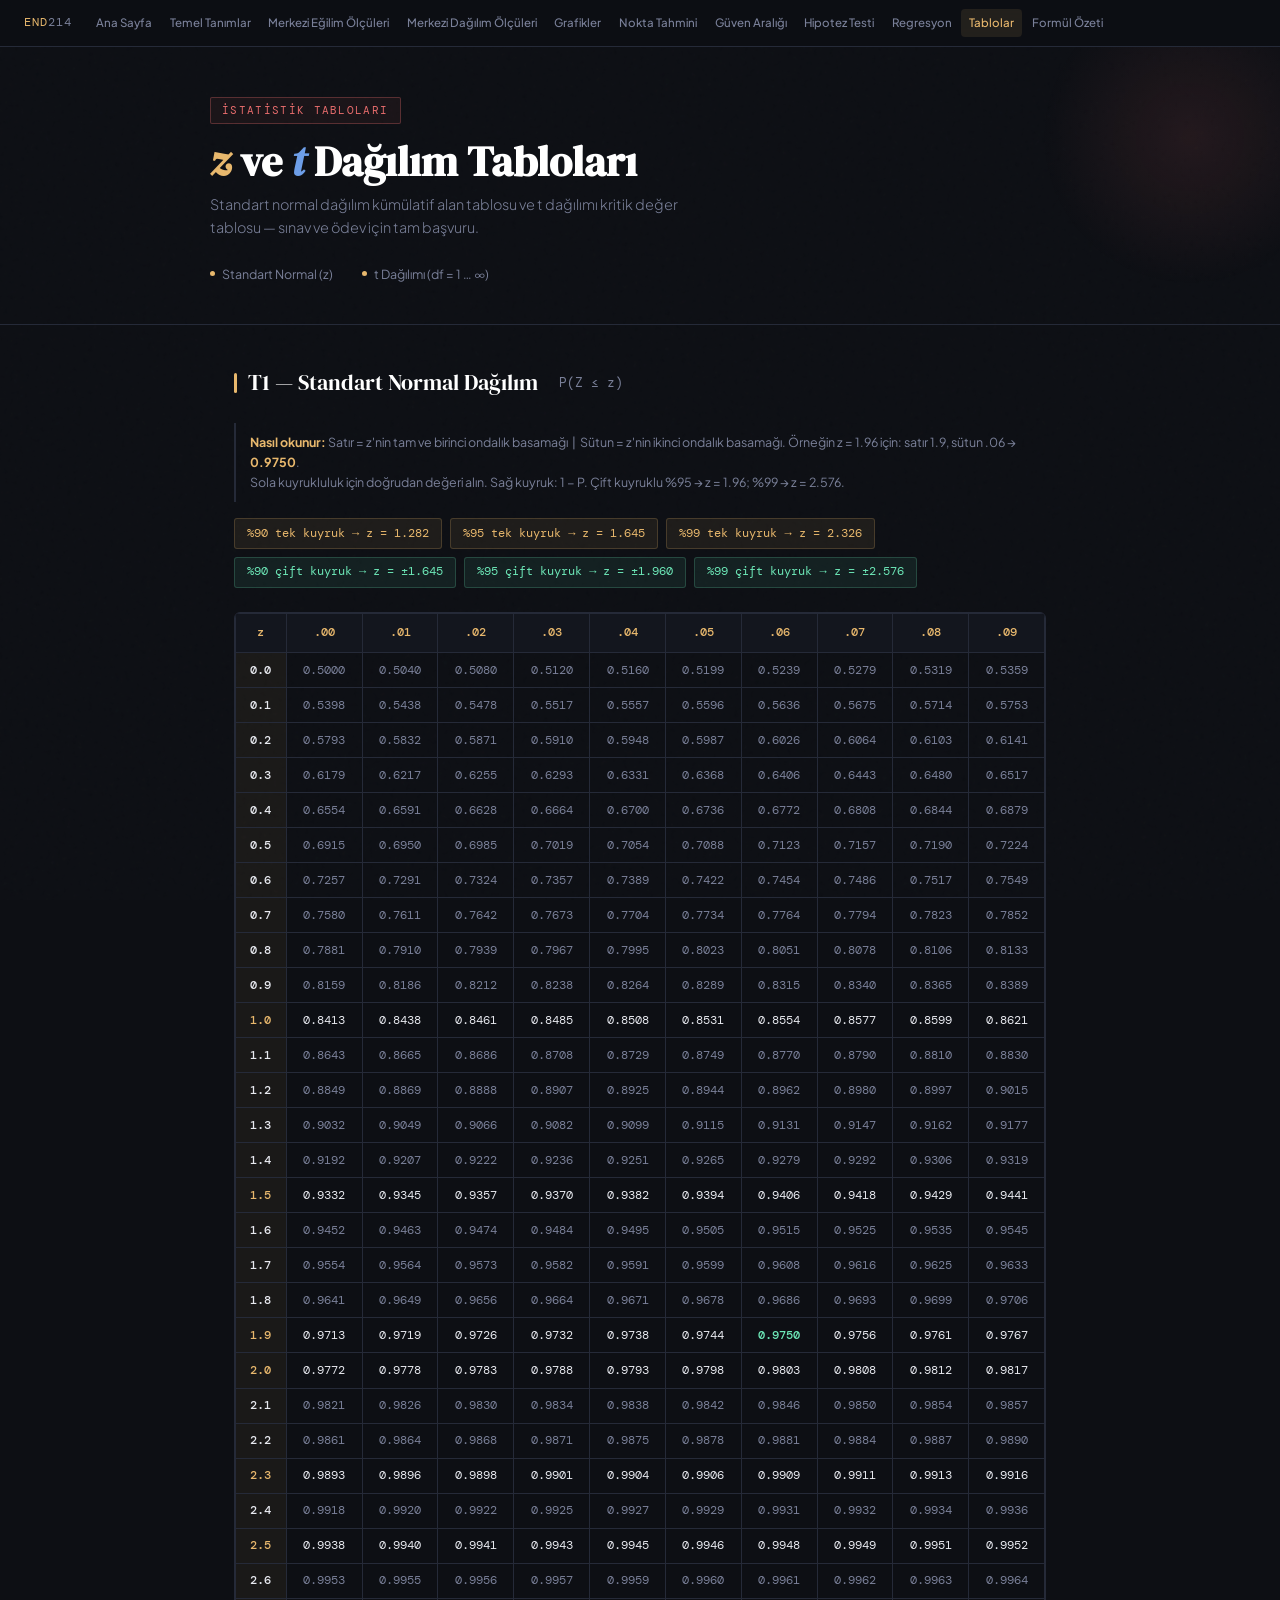
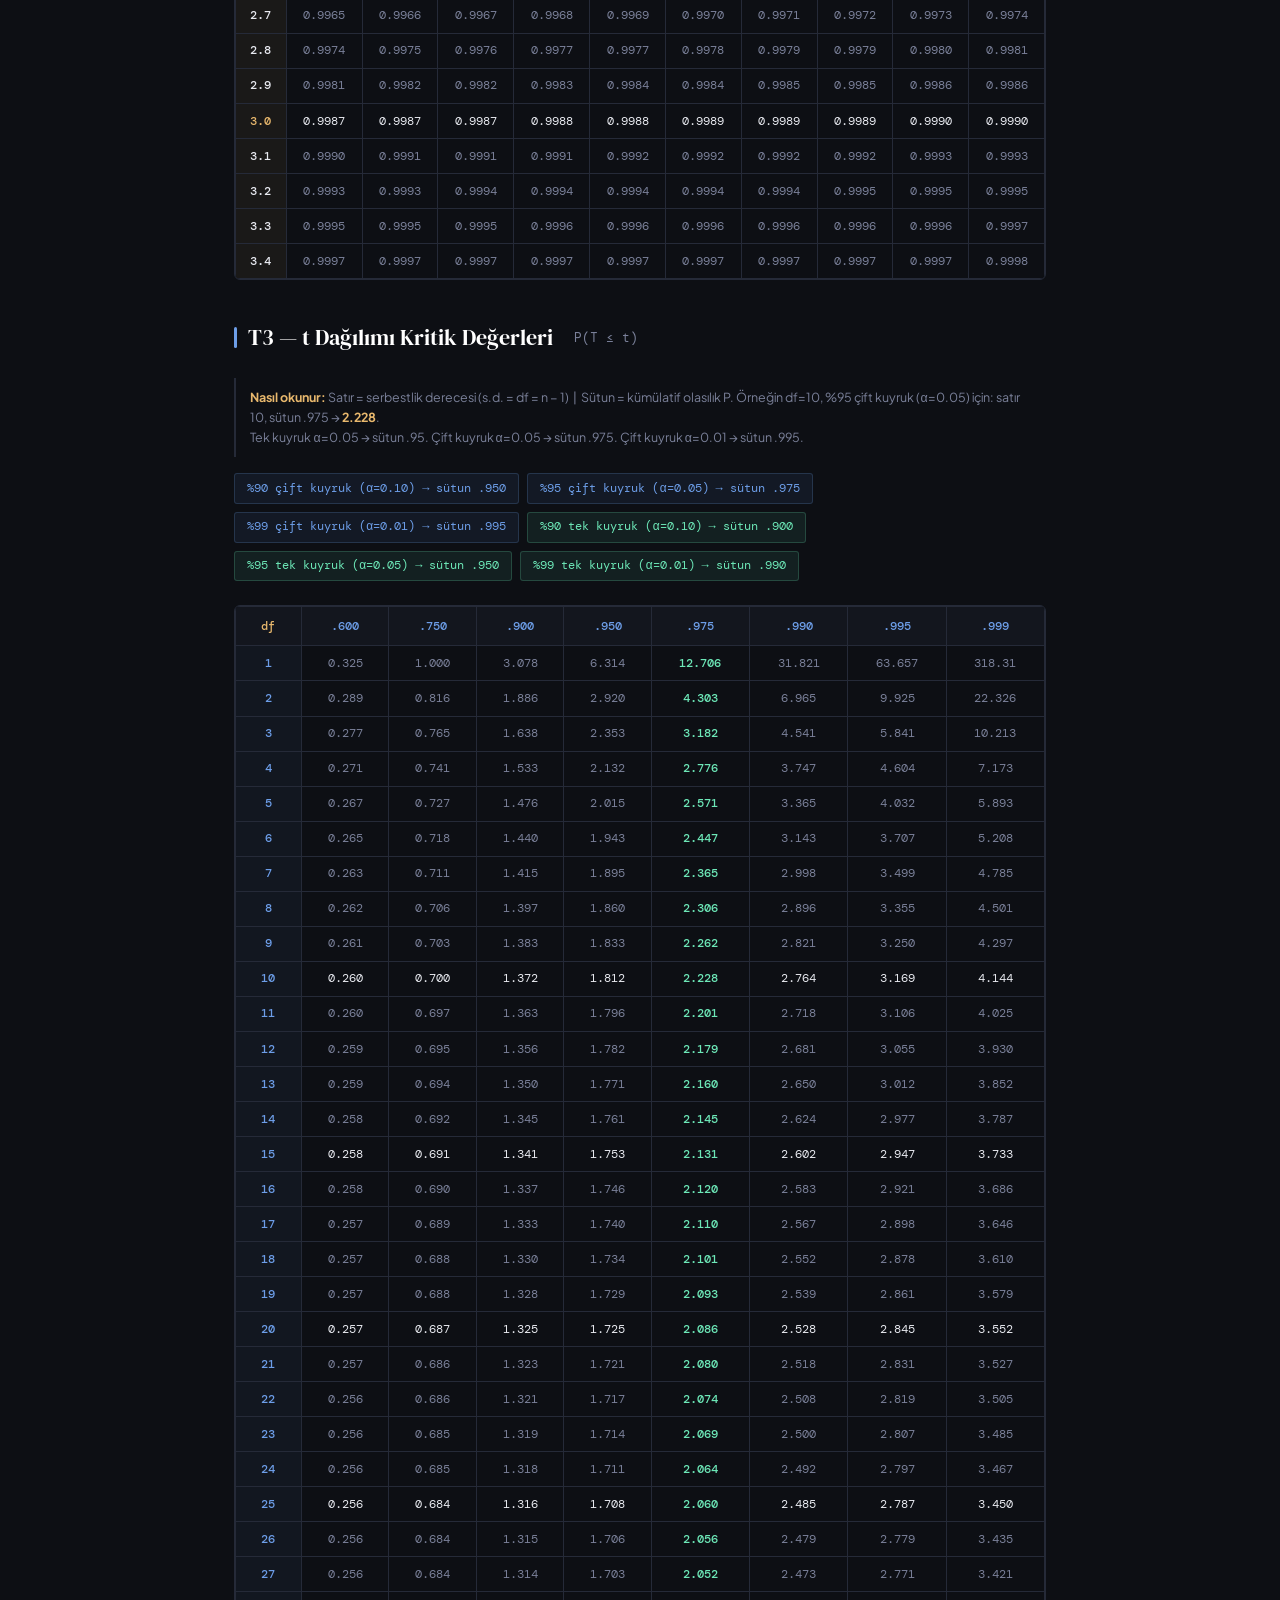
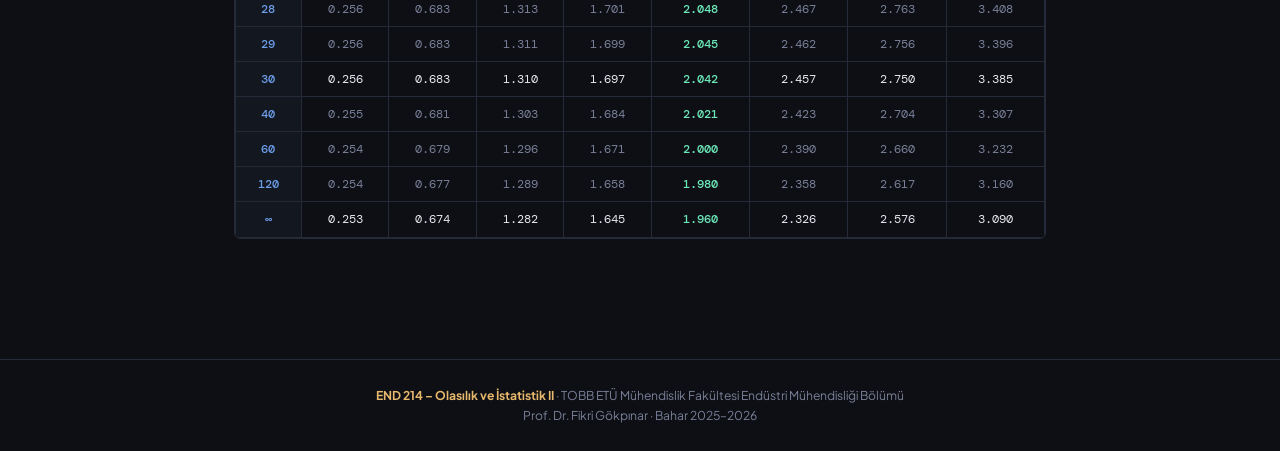
<file: tablolar.html>
<!DOCTYPE html>
<html lang="tr">
<head>
<meta charset="UTF-8">
<meta name="viewport" content="width=device-width, initial-scale=1.0">
<title>END214 – İstatistik Tabloları</title>
<link rel="stylesheet" href="style.css">
<style>
/* ── TABLO ÖZEL STİLLER ── */
.tablo-wrap {
  overflow-x: auto;
  margin-bottom: 2.5rem;
  border-radius: 6px;
  border: 1px solid var(--border);
}
.stat-table {
  border-collapse: collapse;
  width: 100%;
  font-family: var(--mono);
  font-size: .78rem;
  min-width: 640px;
}
.stat-table th {
  background: var(--surface);
  color: var(--amber);
  padding: .55rem .7rem;
  text-align: center;
  border: 1px solid var(--border);
  font-weight: 500;
  position: sticky;
  top: 0;
  z-index: 2;
  white-space: nowrap;
}
.stat-table th.row-head {
  background: var(--surface);
  color: var(--amber);
  text-align: center;
  min-width: 42px;
}
.stat-table td {
  padding: .42rem .65rem;
  border: 1px solid var(--border);
  text-align: center;
  color: var(--muted);
  transition: background .12s, color .12s;
}
.stat-table td.z-head {
  background: rgba(232,184,109,.06);
  color: var(--text);
  font-weight: 500;
}
.stat-table td.t-head {
  background: rgba(109,158,232,.06);
  color: var(--text);
  font-weight: 500;
}
.stat-table tr:hover td { background: rgba(255,255,255,.04); color: var(--text); }

/* highlight önemli satırlar */
.stat-table tr.hi-row td { color: var(--text); }
.stat-table tr.hi-row td.z-head,
.stat-table tr.hi-row td.t-head { color: var(--amber); }

/* t tablosu başlıkları mavi */
.t-table th { color: var(--blue); }
.t-table td.t-head { background: rgba(109,158,232,.06); color: var(--blue); font-weight: 500; }
.t-table tr.hi-row td.t-head { color: var(--blue); }

/* öne çıkan kritik değerler */
.hi-val { color: var(--teal) !important; font-weight: 500; }

.tablo-note {
  font-size: .78rem;
  color: var(--muted);
  margin-top: .6rem;
  padding: .6rem .9rem;
  border-left: 2px solid var(--border);
  line-height: 1.6;
}
.tablo-note strong { color: var(--amber); }

.alpha-row {
  display: flex;
  flex-wrap: wrap;
  gap: .5rem;
  margin: 1rem 0 1.5rem;
}
.alpha-chip {
  font-family: var(--mono);
  font-size: .75rem;
  padding: .28rem .75rem;
  border-radius: 3px;
  background: rgba(109,232,184,.08);
  color: var(--teal);
  border: 1px solid rgba(109,232,184,.2);
}
.alpha-chip.amber { background: rgba(232,184,109,.08); color: var(--amber); border-color: rgba(232,184,109,.2); }
.alpha-chip.blue  { background: rgba(109,158,232,.08); color: var(--blue);  border-color: rgba(109,158,232,.2); }
</style>
</head>
<body>

<nav class="topnav">
  <a href="index.html" class="brand">END<span>214</span></a>
  <div class="nav-links">
    <a href="index.html">Ana Sayfa</a>
    <a href="temel.html">Temel Tanımlar</a>
    <a href="me.html">Merkezi Eğilim Ölçüleri</a>
    <a href="dag.html">Merkezi Dağılım Ölçüleri</a>
    <a href="grafik.html">Grafikler</a>
    <a href="tahmin.html">Nokta Tahmini</a>
    <a href="ga.html">Güven Aralığı</a>
    <a href="ht.html">Hipotez Testi</a>
    <a href="reg.html">Regresyon</a>
    <a href="tablolar.html" class="active">Tablolar</a>
    <a href="cheatsheet.html">Formül Özeti</a>
  </div>
</nav>

<header class="page-header page-header-home">
  <div class="page-header-inner">
    <span class="topic-tag tag-home">İstatistik Tabloları</span>
    <h1><em style="color:var(--amber)">z</em> ve <em style="color:var(--blue)">t</em> Dağılım Tabloları</h1>
    <p class="subtitle">Standart normal dağılım kümülatif alan tablosu ve t dağılımı kritik değer tablosu — sınav ve ödev için tam başvuru.</p>
    <div class="meta-row">
      <span class="meta-item"><span class="dot"></span>Standart Normal (z)</span>
      <span class="meta-item"><span class="dot"></span>t Dağılımı (df = 1 … ∞)</span>
    </div>
  </div>
</header>

<main>

  <!-- ══════════════════════════════════════
       T1: STANDART NORMAL TABLOSU
  ══════════════════════════════════════ -->
  <div class="section-heading sh-amber">T1 — Standart Normal Dağılım &nbsp;<span style="font-family:var(--mono);font-size:.8rem;color:var(--muted);font-weight:400">P(Z ≤ z)</span></div>

  <p class="tablo-note"><strong>Nasıl okunur:</strong> Satır = z'nin tam ve birinci ondalık basamağı &nbsp;|&nbsp; Sütun = z'nin ikinci ondalık basamağı. Örneğin z = 1.96 için: satır 1.9, sütun .06 → <strong>0.9750</strong>.<br>
  Sola kuyrukluluk için doğrudan değeri alın. Sağ kuyruk: 1 − P. Çift kuyruklu %95 → z = 1.96; %99 → z = 2.576.</p>

  <div class="alpha-row">
    <span class="alpha-chip amber">%90 tek kuyruk → z = 1.282</span>
    <span class="alpha-chip amber">%95 tek kuyruk → z = 1.645</span>
    <span class="alpha-chip amber">%99 tek kuyruk → z = 2.326</span>
    <span class="alpha-chip">%90 çift kuyruk → z = ±1.645</span>
    <span class="alpha-chip">%95 çift kuyruk → z = ±1.960</span>
    <span class="alpha-chip">%99 çift kuyruk → z = ±2.576</span>
  </div>

  <div class="tablo-wrap">
    <table class="stat-table">
      <thead>
        <tr>
          <th class="row-head">z</th>
          <th>.00</th><th>.01</th><th>.02</th><th>.03</th><th>.04</th>
          <th>.05</th><th>.06</th><th>.07</th><th>.08</th><th>.09</th>
        </tr>
      </thead>
      <tbody>
        <tr><td class="z-head">0.0</td><td>0.5000</td><td>0.5040</td><td>0.5080</td><td>0.5120</td><td>0.5160</td><td>0.5199</td><td>0.5239</td><td>0.5279</td><td>0.5319</td><td>0.5359</td></tr>
        <tr><td class="z-head">0.1</td><td>0.5398</td><td>0.5438</td><td>0.5478</td><td>0.5517</td><td>0.5557</td><td>0.5596</td><td>0.5636</td><td>0.5675</td><td>0.5714</td><td>0.5753</td></tr>
        <tr><td class="z-head">0.2</td><td>0.5793</td><td>0.5832</td><td>0.5871</td><td>0.5910</td><td>0.5948</td><td>0.5987</td><td>0.6026</td><td>0.6064</td><td>0.6103</td><td>0.6141</td></tr>
        <tr><td class="z-head">0.3</td><td>0.6179</td><td>0.6217</td><td>0.6255</td><td>0.6293</td><td>0.6331</td><td>0.6368</td><td>0.6406</td><td>0.6443</td><td>0.6480</td><td>0.6517</td></tr>
        <tr><td class="z-head">0.4</td><td>0.6554</td><td>0.6591</td><td>0.6628</td><td>0.6664</td><td>0.6700</td><td>0.6736</td><td>0.6772</td><td>0.6808</td><td>0.6844</td><td>0.6879</td></tr>
        <tr><td class="z-head">0.5</td><td>0.6915</td><td>0.6950</td><td>0.6985</td><td>0.7019</td><td>0.7054</td><td>0.7088</td><td>0.7123</td><td>0.7157</td><td>0.7190</td><td>0.7224</td></tr>
        <tr><td class="z-head">0.6</td><td>0.7257</td><td>0.7291</td><td>0.7324</td><td>0.7357</td><td>0.7389</td><td>0.7422</td><td>0.7454</td><td>0.7486</td><td>0.7517</td><td>0.7549</td></tr>
        <tr><td class="z-head">0.7</td><td>0.7580</td><td>0.7611</td><td>0.7642</td><td>0.7673</td><td>0.7704</td><td>0.7734</td><td>0.7764</td><td>0.7794</td><td>0.7823</td><td>0.7852</td></tr>
        <tr><td class="z-head">0.8</td><td>0.7881</td><td>0.7910</td><td>0.7939</td><td>0.7967</td><td>0.7995</td><td>0.8023</td><td>0.8051</td><td>0.8078</td><td>0.8106</td><td>0.8133</td></tr>
        <tr><td class="z-head">0.9</td><td>0.8159</td><td>0.8186</td><td>0.8212</td><td>0.8238</td><td>0.8264</td><td>0.8289</td><td>0.8315</td><td>0.8340</td><td>0.8365</td><td>0.8389</td></tr>
        <tr class="hi-row"><td class="z-head">1.0</td><td>0.8413</td><td>0.8438</td><td>0.8461</td><td>0.8485</td><td>0.8508</td><td>0.8531</td><td>0.8554</td><td>0.8577</td><td>0.8599</td><td>0.8621</td></tr>
        <tr><td class="z-head">1.1</td><td>0.8643</td><td>0.8665</td><td>0.8686</td><td>0.8708</td><td>0.8729</td><td>0.8749</td><td>0.8770</td><td>0.8790</td><td>0.8810</td><td>0.8830</td></tr>
        <tr><td class="z-head">1.2</td><td>0.8849</td><td>0.8869</td><td>0.8888</td><td>0.8907</td><td>0.8925</td><td>0.8944</td><td>0.8962</td><td>0.8980</td><td>0.8997</td><td>0.9015</td></tr>
        <tr><td class="z-head">1.3</td><td>0.9032</td><td>0.9049</td><td>0.9066</td><td>0.9082</td><td>0.9099</td><td>0.9115</td><td>0.9131</td><td>0.9147</td><td>0.9162</td><td>0.9177</td></tr>
        <tr><td class="z-head">1.4</td><td>0.9192</td><td>0.9207</td><td>0.9222</td><td>0.9236</td><td>0.9251</td><td>0.9265</td><td>0.9279</td><td>0.9292</td><td>0.9306</td><td>0.9319</td></tr>
        <tr class="hi-row"><td class="z-head">1.5</td><td>0.9332</td><td>0.9345</td><td>0.9357</td><td>0.9370</td><td>0.9382</td><td>0.9394</td><td>0.9406</td><td>0.9418</td><td>0.9429</td><td>0.9441</td></tr>
        <tr><td class="z-head">1.6</td><td>0.9452</td><td>0.9463</td><td>0.9474</td><td>0.9484</td><td>0.9495</td><td>0.9505</td><td>0.9515</td><td>0.9525</td><td>0.9535</td><td>0.9545</td></tr>
        <tr><td class="z-head">1.7</td><td>0.9554</td><td>0.9564</td><td>0.9573</td><td>0.9582</td><td>0.9591</td><td>0.9599</td><td>0.9608</td><td>0.9616</td><td>0.9625</td><td>0.9633</td></tr>
        <tr><td class="z-head">1.8</td><td>0.9641</td><td>0.9649</td><td>0.9656</td><td>0.9664</td><td>0.9671</td><td>0.9678</td><td>0.9686</td><td>0.9693</td><td>0.9699</td><td>0.9706</td></tr>
        <tr class="hi-row"><td class="z-head">1.9</td><td>0.9713</td><td>0.9719</td><td>0.9726</td><td>0.9732</td><td>0.9738</td><td>0.9744</td><td><span class="hi-val">0.9750</span></td><td>0.9756</td><td>0.9761</td><td>0.9767</td></tr>
        <tr class="hi-row"><td class="z-head">2.0</td><td>0.9772</td><td>0.9778</td><td>0.9783</td><td>0.9788</td><td>0.9793</td><td>0.9798</td><td>0.9803</td><td>0.9808</td><td>0.9812</td><td>0.9817</td></tr>
        <tr><td class="z-head">2.1</td><td>0.9821</td><td>0.9826</td><td>0.9830</td><td>0.9834</td><td>0.9838</td><td>0.9842</td><td>0.9846</td><td>0.9850</td><td>0.9854</td><td>0.9857</td></tr>
        <tr><td class="z-head">2.2</td><td>0.9861</td><td>0.9864</td><td>0.9868</td><td>0.9871</td><td>0.9875</td><td>0.9878</td><td>0.9881</td><td>0.9884</td><td>0.9887</td><td>0.9890</td></tr>
        <tr class="hi-row"><td class="z-head">2.3</td><td>0.9893</td><td>0.9896</td><td>0.9898</td><td>0.9901</td><td>0.9904</td><td>0.9906</td><td>0.9909</td><td>0.9911</td><td>0.9913</td><td>0.9916</td></tr>
        <tr><td class="z-head">2.4</td><td>0.9918</td><td>0.9920</td><td>0.9922</td><td>0.9925</td><td>0.9927</td><td>0.9929</td><td>0.9931</td><td>0.9932</td><td>0.9934</td><td>0.9936</td></tr>
        <tr class="hi-row"><td class="z-head">2.5</td><td>0.9938</td><td>0.9940</td><td>0.9941</td><td>0.9943</td><td>0.9945</td><td>0.9946</td><td>0.9948</td><td>0.9949</td><td>0.9951</td><td>0.9952</td></tr>
        <tr><td class="z-head">2.6</td><td>0.9953</td><td>0.9955</td><td>0.9956</td><td>0.9957</td><td>0.9959</td><td>0.9960</td><td>0.9961</td><td>0.9962</td><td>0.9963</td><td>0.9964</td></tr>
        <tr><td class="z-head">2.7</td><td>0.9965</td><td>0.9966</td><td>0.9967</td><td>0.9968</td><td>0.9969</td><td>0.9970</td><td>0.9971</td><td>0.9972</td><td>0.9973</td><td>0.9974</td></tr>
        <tr><td class="z-head">2.8</td><td>0.9974</td><td>0.9975</td><td>0.9976</td><td>0.9977</td><td>0.9977</td><td>0.9978</td><td>0.9979</td><td>0.9979</td><td>0.9980</td><td>0.9981</td></tr>
        <tr><td class="z-head">2.9</td><td>0.9981</td><td>0.9982</td><td>0.9982</td><td>0.9983</td><td>0.9984</td><td>0.9984</td><td>0.9985</td><td>0.9985</td><td>0.9986</td><td>0.9986</td></tr>
        <tr class="hi-row"><td class="z-head">3.0</td><td>0.9987</td><td>0.9987</td><td>0.9987</td><td>0.9988</td><td>0.9988</td><td>0.9989</td><td>0.9989</td><td>0.9989</td><td>0.9990</td><td>0.9990</td></tr>
        <tr><td class="z-head">3.1</td><td>0.9990</td><td>0.9991</td><td>0.9991</td><td>0.9991</td><td>0.9992</td><td>0.9992</td><td>0.9992</td><td>0.9992</td><td>0.9993</td><td>0.9993</td></tr>
        <tr><td class="z-head">3.2</td><td>0.9993</td><td>0.9993</td><td>0.9994</td><td>0.9994</td><td>0.9994</td><td>0.9994</td><td>0.9994</td><td>0.9995</td><td>0.9995</td><td>0.9995</td></tr>
        <tr><td class="z-head">3.3</td><td>0.9995</td><td>0.9995</td><td>0.9995</td><td>0.9996</td><td>0.9996</td><td>0.9996</td><td>0.9996</td><td>0.9996</td><td>0.9996</td><td>0.9997</td></tr>
        <tr><td class="z-head">3.4</td><td>0.9997</td><td>0.9997</td><td>0.9997</td><td>0.9997</td><td>0.9997</td><td>0.9997</td><td>0.9997</td><td>0.9997</td><td>0.9997</td><td>0.9998</td></tr>
      </tbody>
    </table>
  </div>

  <!-- ══════════════════════════════════════
       T3: t DAĞILIMI TABLOSU
  ══════════════════════════════════════ -->
  <div class="section-heading sh-blue">T3 — t Dağılımı Kritik Değerleri &nbsp;<span style="font-family:var(--mono);font-size:.8rem;color:var(--muted);font-weight:400">P(T ≤ t)</span></div>

  <p class="tablo-note"><strong>Nasıl okunur:</strong> Satır = serbestlik derecesi (s.d. = df = n − 1) &nbsp;|&nbsp; Sütun = kümülatif olasılık P. Örneğin df=10, %95 çift kuyruk (α=0.05) için: satır 10, sütun .975 → <strong>2.228</strong>.<br>
  Tek kuyruk α=0.05 → sütun .95. Çift kuyruk α=0.05 → sütun .975. Çift kuyruk α=0.01 → sütun .995.</p>

  <div class="alpha-row">
    <span class="alpha-chip blue">%90 çift kuyruk (α=0.10) → sütun .950</span>
    <span class="alpha-chip blue">%95 çift kuyruk (α=0.05) → sütun .975</span>
    <span class="alpha-chip blue">%99 çift kuyruk (α=0.01) → sütun .995</span>
    <span class="alpha-chip">%90 tek kuyruk (α=0.10) → sütun .900</span>
    <span class="alpha-chip">%95 tek kuyruk (α=0.05) → sütun .950</span>
    <span class="alpha-chip">%99 tek kuyruk (α=0.01) → sütun .990</span>
  </div>

  <div class="tablo-wrap">
    <table class="stat-table t-table">
      <thead>
        <tr>
          <th class="row-head">df</th>
          <th>.600</th><th>.750</th><th>.900</th><th>.950</th>
          <th>.975</th><th>.990</th><th>.995</th><th>.999</th>
        </tr>
      </thead>
      <tbody>
        <tr><td class="t-head">1</td><td>0.325</td><td>1.000</td><td>3.078</td><td>6.314</td><td class="hi-val">12.706</td><td>31.821</td><td>63.657</td><td>318.31</td></tr>
        <tr><td class="t-head">2</td><td>0.289</td><td>0.816</td><td>1.886</td><td>2.920</td><td class="hi-val">4.303</td><td>6.965</td><td>9.925</td><td>22.326</td></tr>
        <tr><td class="t-head">3</td><td>0.277</td><td>0.765</td><td>1.638</td><td>2.353</td><td class="hi-val">3.182</td><td>4.541</td><td>5.841</td><td>10.213</td></tr>
        <tr><td class="t-head">4</td><td>0.271</td><td>0.741</td><td>1.533</td><td>2.132</td><td class="hi-val">2.776</td><td>3.747</td><td>4.604</td><td>7.173</td></tr>
        <tr><td class="t-head">5</td><td>0.267</td><td>0.727</td><td>1.476</td><td>2.015</td><td class="hi-val">2.571</td><td>3.365</td><td>4.032</td><td>5.893</td></tr>
        <tr><td class="t-head">6</td><td>0.265</td><td>0.718</td><td>1.440</td><td>1.943</td><td class="hi-val">2.447</td><td>3.143</td><td>3.707</td><td>5.208</td></tr>
        <tr><td class="t-head">7</td><td>0.263</td><td>0.711</td><td>1.415</td><td>1.895</td><td class="hi-val">2.365</td><td>2.998</td><td>3.499</td><td>4.785</td></tr>
        <tr><td class="t-head">8</td><td>0.262</td><td>0.706</td><td>1.397</td><td>1.860</td><td class="hi-val">2.306</td><td>2.896</td><td>3.355</td><td>4.501</td></tr>
        <tr><td class="t-head">9</td><td>0.261</td><td>0.703</td><td>1.383</td><td>1.833</td><td class="hi-val">2.262</td><td>2.821</td><td>3.250</td><td>4.297</td></tr>
        <tr class="hi-row"><td class="t-head">10</td><td>0.260</td><td>0.700</td><td>1.372</td><td>1.812</td><td class="hi-val">2.228</td><td>2.764</td><td>3.169</td><td>4.144</td></tr>
        <tr><td class="t-head">11</td><td>0.260</td><td>0.697</td><td>1.363</td><td>1.796</td><td class="hi-val">2.201</td><td>2.718</td><td>3.106</td><td>4.025</td></tr>
        <tr><td class="t-head">12</td><td>0.259</td><td>0.695</td><td>1.356</td><td>1.782</td><td class="hi-val">2.179</td><td>2.681</td><td>3.055</td><td>3.930</td></tr>
        <tr><td class="t-head">13</td><td>0.259</td><td>0.694</td><td>1.350</td><td>1.771</td><td class="hi-val">2.160</td><td>2.650</td><td>3.012</td><td>3.852</td></tr>
        <tr><td class="t-head">14</td><td>0.258</td><td>0.692</td><td>1.345</td><td>1.761</td><td class="hi-val">2.145</td><td>2.624</td><td>2.977</td><td>3.787</td></tr>
        <tr class="hi-row"><td class="t-head">15</td><td>0.258</td><td>0.691</td><td>1.341</td><td>1.753</td><td class="hi-val">2.131</td><td>2.602</td><td>2.947</td><td>3.733</td></tr>
        <tr><td class="t-head">16</td><td>0.258</td><td>0.690</td><td>1.337</td><td>1.746</td><td class="hi-val">2.120</td><td>2.583</td><td>2.921</td><td>3.686</td></tr>
        <tr><td class="t-head">17</td><td>0.257</td><td>0.689</td><td>1.333</td><td>1.740</td><td class="hi-val">2.110</td><td>2.567</td><td>2.898</td><td>3.646</td></tr>
        <tr><td class="t-head">18</td><td>0.257</td><td>0.688</td><td>1.330</td><td>1.734</td><td class="hi-val">2.101</td><td>2.552</td><td>2.878</td><td>3.610</td></tr>
        <tr><td class="t-head">19</td><td>0.257</td><td>0.688</td><td>1.328</td><td>1.729</td><td class="hi-val">2.093</td><td>2.539</td><td>2.861</td><td>3.579</td></tr>
        <tr class="hi-row"><td class="t-head">20</td><td>0.257</td><td>0.687</td><td>1.325</td><td>1.725</td><td class="hi-val">2.086</td><td>2.528</td><td>2.845</td><td>3.552</td></tr>
        <tr><td class="t-head">21</td><td>0.257</td><td>0.686</td><td>1.323</td><td>1.721</td><td class="hi-val">2.080</td><td>2.518</td><td>2.831</td><td>3.527</td></tr>
        <tr><td class="t-head">22</td><td>0.256</td><td>0.686</td><td>1.321</td><td>1.717</td><td class="hi-val">2.074</td><td>2.508</td><td>2.819</td><td>3.505</td></tr>
        <tr><td class="t-head">23</td><td>0.256</td><td>0.685</td><td>1.319</td><td>1.714</td><td class="hi-val">2.069</td><td>2.500</td><td>2.807</td><td>3.485</td></tr>
        <tr><td class="t-head">24</td><td>0.256</td><td>0.685</td><td>1.318</td><td>1.711</td><td class="hi-val">2.064</td><td>2.492</td><td>2.797</td><td>3.467</td></tr>
        <tr class="hi-row"><td class="t-head">25</td><td>0.256</td><td>0.684</td><td>1.316</td><td>1.708</td><td class="hi-val">2.060</td><td>2.485</td><td>2.787</td><td>3.450</td></tr>
        <tr><td class="t-head">26</td><td>0.256</td><td>0.684</td><td>1.315</td><td>1.706</td><td class="hi-val">2.056</td><td>2.479</td><td>2.779</td><td>3.435</td></tr>
        <tr><td class="t-head">27</td><td>0.256</td><td>0.684</td><td>1.314</td><td>1.703</td><td class="hi-val">2.052</td><td>2.473</td><td>2.771</td><td>3.421</td></tr>
        <tr><td class="t-head">28</td><td>0.256</td><td>0.683</td><td>1.313</td><td>1.701</td><td class="hi-val">2.048</td><td>2.467</td><td>2.763</td><td>3.408</td></tr>
        <tr><td class="t-head">29</td><td>0.256</td><td>0.683</td><td>1.311</td><td>1.699</td><td class="hi-val">2.045</td><td>2.462</td><td>2.756</td><td>3.396</td></tr>
        <tr class="hi-row"><td class="t-head">30</td><td>0.256</td><td>0.683</td><td>1.310</td><td>1.697</td><td class="hi-val">2.042</td><td>2.457</td><td>2.750</td><td>3.385</td></tr>
        <tr><td class="t-head">40</td><td>0.255</td><td>0.681</td><td>1.303</td><td>1.684</td><td class="hi-val">2.021</td><td>2.423</td><td>2.704</td><td>3.307</td></tr>
        <tr><td class="t-head">60</td><td>0.254</td><td>0.679</td><td>1.296</td><td>1.671</td><td class="hi-val">2.000</td><td>2.390</td><td>2.660</td><td>3.232</td></tr>
        <tr><td class="t-head">120</td><td>0.254</td><td>0.677</td><td>1.289</td><td>1.658</td><td class="hi-val">1.980</td><td>2.358</td><td>2.617</td><td>3.160</td></tr>
        <tr class="hi-row"><td class="t-head">∞</td><td>0.253</td><td>0.674</td><td>1.282</td><td>1.645</td><td class="hi-val">1.960</td><td>2.326</td><td>2.576</td><td>3.090</td></tr>
      </tbody>
    </table>
  </div>

</main>

<footer>
  <strong>END 214 &ndash; Olasılık ve İstatistik II</strong> &middot; TOBB ETÜ Mühendislik Fakültesi Endüstri Mühendisliği Bölümü<br>
  Prof. Dr. Fikri Gökpınar &middot; Bahar 2025&ndash;2026
</footer>

<script>
/* Tabloda bir hücreye tıklanınca satır+sütun vurgusu */
document.querySelectorAll('.stat-table td:not(.z-head):not(.t-head)').forEach(td => {
  td.style.cursor = 'pointer';
  td.addEventListener('click', () => {
    document.querySelectorAll('.clicked-val').forEach(el => el.classList.remove('clicked-val'));
    td.classList.add('clicked-val');
  });
});
</script>
<style>
.clicked-val {
  background: rgba(109,232,184,.18) !important;
  color: var(--teal) !important;
  font-weight: 600;
  outline: 1px solid var(--teal);
}
</style>
</body>
</html>
</file>
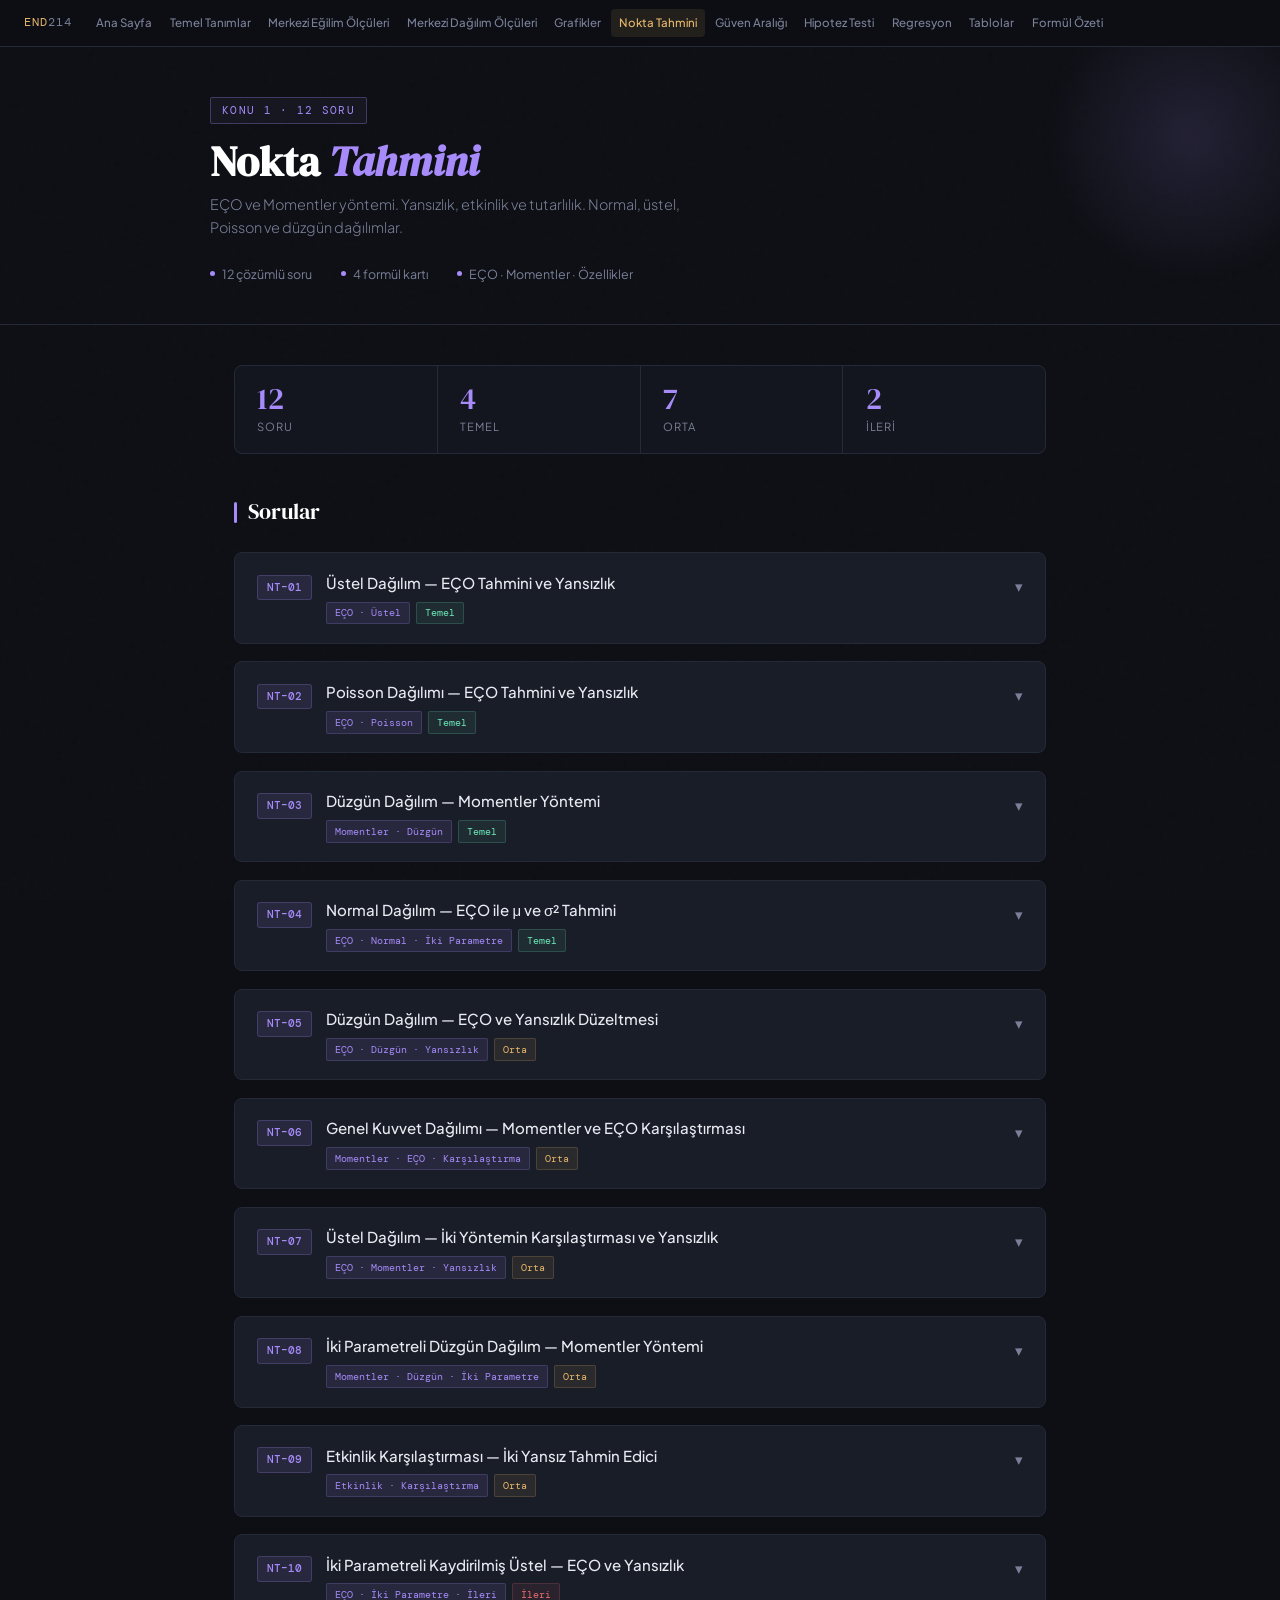
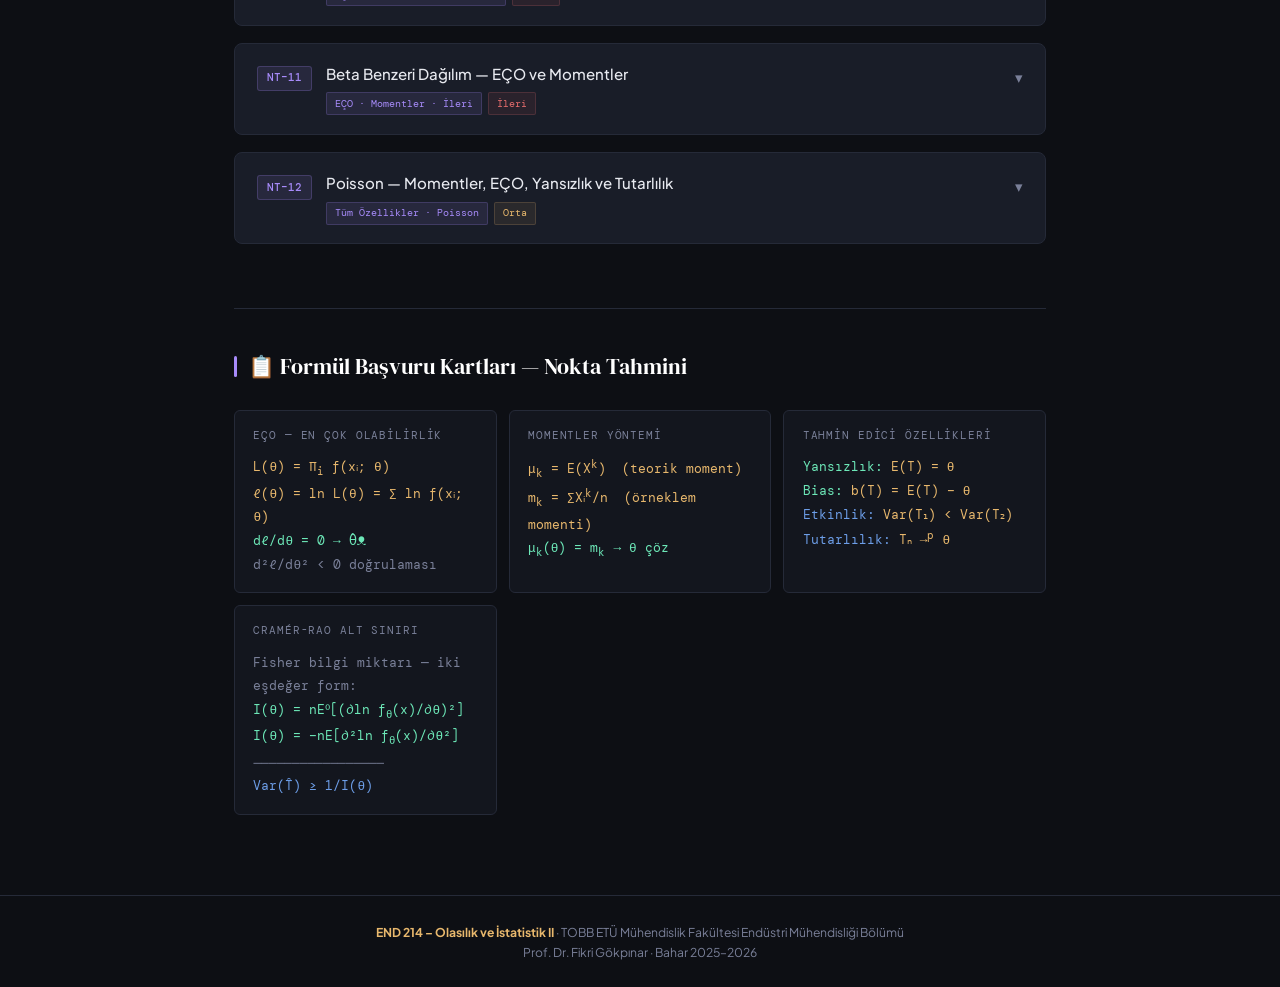
<file: tahmin.html>
<!DOCTYPE html>
<html lang="tr">
<head>
<meta charset="UTF-8">
<meta name="viewport" content="width=device-width, initial-scale=1.0">
<title>END214 – Nokta Tahmini</title>
<link rel="stylesheet" href="style.css">
</head>
<body>

<nav class="topnav">
  <a href="index.html" class="brand">END<span>214</span></a>
  <div class="nav-links">
    <a href="index.html">Ana Sayfa</a>
    <a href="temel.html">Temel Tanımlar</a>
    <a href="me.html">Merkezi Eğilim Ölçüleri</a>
    <a href="dag.html">Merkezi Dağılım Ölçüleri</a>
    <a href="grafik.html">Grafikler</a>
    <a href="tahmin.html" class="active">Nokta Tahmini</a>
    <a href="ga.html">Güven Aralığı</a>
    <a href="ht.html">Hipotez Testi</a>
    <a href="reg.html">Regresyon</a>
    <a href="tablolar.html">Tablolar</a>
    <a href="cheatsheet.html">Formül Özeti</a>
  </div>
</nav>

<header class="page-header page-header-tahmin">
  <div class="page-header-inner">
    <span class="topic-tag tag-tahmin">Konu 1 · 12 Soru</span>
    <h1>Nokta <em style="color:var(--violet)">Tahmini</em></h1>
    <p class="subtitle">EÇO ve Momentler yöntemi. Yansızlık, etkinlik ve tutarlılık. Normal, üstel, Poisson ve düzgün dağılımlar.</p>
    <div class="meta-row">
      <span class="meta-item"><span class="dot" style="background:var(--violet)"></span>12 çözümlü soru</span>
      <span class="meta-item"><span class="dot" style="background:var(--violet)"></span>4 formül kartı</span>
      <span class="meta-item"><span class="dot" style="background:var(--violet)"></span>EÇO · Momentler · Özellikler</span>
    </div>
  </div>
</header>

<main>
  <div class="stats-row">
    <div class="stat-cell"><div class="stat-val violet">12</div><div class="stat-label">Soru</div></div>
    <div class="stat-cell"><div class="stat-val violet">4</div><div class="stat-label">Temel</div></div>
    <div class="stat-cell"><div class="stat-val violet">7</div><div class="stat-label">Orta</div></div>
    <div class="stat-cell"><div class="stat-val violet">2</div><div class="stat-label">İleri</div></div>
  </div>

  <div class="section-heading sh-violet">Sorular</div>
  <div class="questions-grid">

    <!-- NT-01 -->
    <div class="q-card tahmin-card">
      <div class="q-header" onclick="toggleCard(this)">
        <span class="q-num qn-violet">NT&#8211;01</span>
        <div class="q-title-wrap">
          <div class="q-title">Üstel Dağılım — EÇO Tahmini ve Yansızlık</div>
          <div class="q-badges">
            <span class="badge badge-topic-v">EÇO · Üstel</span>
            <span class="badge badge-easy">Temel</span>
          </div>
        </div>
        <span class="q-toggle">&#9662;</span>
      </div>
      <div class="q-body">
        <div class="q-text">
          X&#8321;, X&#8322;, &hellip;, X&#8345; b.ö.d. rasgele değişkenler, parametresi &theta; &gt; 0 olan üstel dağılımdan gelmektedir:<br><br>
          <strong>f(x; &theta;) = (1/&theta;) e<sup>&minus;x/&theta;</sup>, &nbsp; x &gt; 0</strong><br><br>
          Burada &theta; = E(X) ortalama parametresidir.
        </div>
        <div class="q-parts">
          <div class="q-part"><span class="part-label pl-violet">a)</span><span class="part-text">&theta; parametresinin en çok olabilirlik tahmin edicisini (EÇO) türetiniz.</span></div>
          <div class="q-part"><span class="part-label pl-violet">b)</span><span class="part-text">EÇO tahmin edicisinin yansız olup olmadığını gösteriniz.</span></div>
        </div>
        <button class="sol-btn sol-btn-v" onclick="toggleSolution(this)">&#9658; Çözümü Göster</button>
        <div class="solution solution-v">
          <div class="sol-title sol-title-v">Adım Adım Çözüm</div>
          <div class="sol-step"><span class="step-n sn-violet">Olabilirlik</span><div class="step-text">L(&theta;) = &#8719;<sup>n</sup><sub>i=1</sub> f(x&#7522;; &theta;) = &#8719;<sup>n</sup><sub>i=1</sub> (1/&theta;) e<sup>&minus;x&#7522;/&theta;</sup><br>= (1/&theta;<sup>n</sup>) · e<sup>&minus;(1/&theta;)&#8721;x&#7522;</sup></div></div>
          <div class="sol-step"><span class="step-n sn-violet">Log-olabilirlik</span><div class="step-text">&#8467;(&theta;) = ln L(&theta;) = &minus;n ln&theta; &minus; (1/&theta;)&#8721;x&#7522;</div></div>
          <div class="sol-step"><span class="step-n sn-violet">Türev &amp; çözüm</span><div class="step-text">d&#8467;/d&theta; = &minus;n/&theta; + &#8721;x&#7522;/&theta;² = 0<br>&theta; · n = &#8721;x&#7522; &nbsp;&#8594;&nbsp; <span class="result">&theta;&#770; = &#8721;X&#7522;/n = X&#772;</span><br>d²&#8467;/d&theta;² = n/&theta;² &minus; 2&#8721;x&#7522;/&theta;³; &theta;&#770;'de &lt; 0 &#8594; maksimum ✓</div></div>
          <div class="sol-step"><span class="step-n sn-violet">b — Yansızlık</span><div class="step-text">E(&theta;&#770;) = E(X&#772;) = E(X&#8321;) = &theta; &nbsp;[üstel dağılımda E(X) = &theta;]<br><span class="result">&#8594; &theta;&#770; = X&#772; yansızdır.</span></div></div>
        </div>
      </div>
    </div>

    <!-- NT-02 -->
    <div class="q-card tahmin-card">
      <div class="q-header" onclick="toggleCard(this)">
        <span class="q-num qn-violet">NT&#8211;02</span>
        <div class="q-title-wrap">
          <div class="q-title">Poisson Dağılımı — EÇO Tahmini ve Yansızlık</div>
          <div class="q-badges">
            <span class="badge badge-topic-v">EÇO · Poisson</span>
            <span class="badge badge-easy">Temel</span>
          </div>
        </div>
        <span class="q-toggle">&#9662;</span>
      </div>
      <div class="q-body">
        <div class="q-text">
          X&#8321;, &hellip;, X&#8345; b.ö.d. Poisson(&lambda;) dağılımından gelmektedir:<br><br>
          <strong>P(X = x; &lambda;) = e<sup>&minus;&lambda;</sup> &lambda;<sup>x</sup> / x!, &nbsp; x = 0,1,2,&hellip;</strong>
        </div>
        <div class="q-parts">
          <div class="q-part"><span class="part-label pl-violet">a)</span><span class="part-text">&lambda; parametresinin EÇO'sunu türetiniz.</span></div>
          <div class="q-part"><span class="part-label pl-violet">b)</span><span class="part-text">EÇO tahmin edicisinin yansız olduğunu gösteriniz.</span></div>
        </div>
        <button class="sol-btn sol-btn-v" onclick="toggleSolution(this)">&#9658; Çözümü Göster</button>
        <div class="solution solution-v">
          <div class="sol-title sol-title-v">Adım Adım Çözüm</div>
          <div class="sol-step"><span class="step-n sn-violet">Log-olas.</span><div class="step-text">&#8467;(&lambda;) = &#8721;[x&#7522; ln&lambda; &minus; &lambda; &minus; ln(x&#7522;!)]<br>= (&#8721;x&#7522;) ln&lambda; &minus; n&lambda; &minus; sabit</div></div>
          <div class="sol-step"><span class="step-n sn-violet">Türev</span><div class="step-text">d&#8467;/d&lambda; = &#8721;x&#7522;/&lambda; &minus; n = 0 &nbsp;&#8594;&nbsp; <span class="result">&lambda;&#770; = X&#772; = &#8721;X&#7522;/n</span></div></div>
          <div class="sol-step"><span class="step-n sn-violet">b</span><div class="step-text">E(&lambda;&#770;) = E(X&#772;) = E(X&#8321;) = &lambda; &nbsp;[Poisson'da E(X) = &lambda;]<br><span class="result">&#8594; X&#772; yansızdır.</span></div></div>
        </div>
      </div>
    </div>

    <!-- NT-03 -->
    <div class="q-card tahmin-card">
      <div class="q-header" onclick="toggleCard(this)">
        <span class="q-num qn-violet">NT&#8211;03</span>
        <div class="q-title-wrap">
          <div class="q-title">Düzgün Dağılım — Momentler Yöntemi</div>
          <div class="q-badges">
            <span class="badge badge-topic-v">Momentler · Düzgün</span>
            <span class="badge badge-easy">Temel</span>
          </div>
        </div>
        <span class="q-toggle">&#9662;</span>
      </div>
      <div class="q-body">
        <div class="q-text">
          X&#8321;, &hellip;, X&#8345; b.ö.d. Düzgün(0, &theta;) dağılımından gelmektedir:<br><br>
          <strong>f(x; &theta;) = 1/&theta;, &nbsp; 0 &lt; x &lt; &theta;</strong>
        </div>
        <div class="q-parts">
          <div class="q-part"><span class="part-label pl-violet">a)</span><span class="part-text">Momentler yöntemiyle &theta; için bir tahmin edici türetiniz.</span></div>
          <div class="q-part"><span class="part-label pl-violet">b)</span><span class="part-text">Bu tahmin edicinin yansız olup olmadığını gösteriniz.</span></div>
        </div>
        <button class="sol-btn sol-btn-v" onclick="toggleSolution(this)">&#9658; Çözümü Göster</button>
        <div class="solution solution-v">
          <div class="sol-title sol-title-v">Adım Adım Çözüm</div>
          <div class="sol-step"><span class="step-n sn-violet">a — 1. moment</span><div class="step-text">&mu;&#8321; = E(X) = &theta;/2<br>Örneklem 1. momenti: m&#8321; = X&#772;<br>&theta;/2 = X&#772; &nbsp;&#8594;&nbsp; <span class="result">&theta;&#770;&#7465; = 2X&#772;</span></div></div>
          <div class="sol-step"><span class="step-n sn-violet">b</span><div class="step-text">E(2X&#772;) = 2·E(X&#772;) = 2·&theta;/2 = &theta;<br><span class="result">&#8594; 2X&#772; yansızdır.</span></div></div>
        </div>
      </div>
    </div>

    <!-- NT-04 -->
    <div class="q-card tahmin-card">
      <div class="q-header" onclick="toggleCard(this)">
        <span class="q-num qn-violet">NT&#8211;04</span>
        <div class="q-title-wrap">
          <div class="q-title">Normal Dağılım — EÇO ile &mu; ve &sigma;² Tahmini</div>
          <div class="q-badges">
            <span class="badge badge-topic-v">EÇO · Normal · İki Parametre</span>
            <span class="badge badge-easy">Temel</span>
          </div>
        </div>
        <span class="q-toggle">&#9662;</span>
      </div>
      <div class="q-body">
        <div class="q-text">
          X&#8321;, &hellip;, X&#8345; b.ö.d. N(&mu;, &sigma;²) dağılımından gelmektedir:<br><br>
          <strong>f(x; &mu;, &sigma;²) = (1/&#8730;(2&pi;&sigma;²)) exp[&minus;(x&minus;&mu;)²/(2&sigma;²)]</strong>
        </div>
        <div class="q-parts">
          <div class="q-part"><span class="part-label pl-violet">a)</span><span class="part-text">&mu; ve &sigma;² için EÇO tahmin edicilerini türetiniz.</span></div>
          <div class="q-part"><span class="part-label pl-violet">b)</span><span class="part-text">&sigma;&#770;² = &#8721;(X&#7522;&minus;X&#772;)²/n tahmin edicisinin yansız olup olmadığını gösteriniz. Yansız hale getiriniz.</span></div>
        </div>
        <button class="sol-btn sol-btn-v" onclick="toggleSolution(this)">&#9658; Çözümü Göster</button>
        <div class="solution solution-v">
          <div class="sol-title sol-title-v">Adım Adım Çözüm</div>
          <div class="sol-step"><span class="step-n sn-violet">Olabilirlik</span><div class="step-text">L(&mu;,&sigma;²) = &#8719;<sup>n</sup><sub>i=1</sub> (2&pi;&sigma;²)<sup>&minus;1/2</sup> exp[&minus;(x&#7522;&minus;&mu;)²/(2&sigma;²)]<br>= (2&pi;&sigma;²)<sup>&minus;n/2</sup> exp[&minus;&#8721;(x&#7522;&minus;&mu;)²/(2&sigma;²)]</div></div>
          <div class="sol-step"><span class="step-n sn-violet">Log-olabilirlik</span><div class="step-text">&#8467;(&mu;,&sigma;²) = &minus;n/2 · ln(2&pi;) &minus; n/2 · ln(&sigma;²) &minus; &#8721;(x&#7522;&minus;&mu;)²/(2&sigma;²)</div></div>
          <div class="sol-step"><span class="step-n sn-violet">a — &part;/&part;&mu;</span><div class="step-text">&part;&#8467;/&part;&mu; = &minus;&#8721; 2(x&#7522;&minus;&mu;)·(&minus;1)/(2&sigma;²) = &#8721;(x&#7522;&minus;&mu;)/&sigma;² = 0<br>&#8721;x&#7522; &minus; n&mu; = 0 &nbsp;&#8594;&nbsp; <span class="result">&mu;&#770; = X&#772; = &#8721;X&#7522;/n</span></div></div>
          <div class="sol-step"><span class="step-n sn-violet">a — &part;/&part;&sigma;²</span><div class="step-text">&part;&#8467;/&part;&sigma;² = &minus;n/(2&sigma;²) + &#8721;(x&#7522;&minus;&mu;)²/(2&sigma;&#8308;) = 0<br>&#8721;(x&#7522;&minus;&mu;&#770;)² = n&sigma;² &nbsp;&#8594;&nbsp; <span class="result">&sigma;&#770;² = &#8721;(X&#7522;&minus;X&#772;)²/n</span></div></div>
          <div class="sol-step"><span class="step-n sn-violet">b — Açılım</span><div class="step-text">&#8721;(X&#7522;&minus;X&#772;)² = &#8721;[X&#7522;²&minus;2X&#7522;X&#772;+X&#772;²] = &#8721;X&#7522;² &minus; 2X&#772;·nX&#772; + nX&#772;² = &#8721;X&#7522;² &minus; nX&#772;²</div></div>
          <div class="sol-step"><span class="step-n sn-violet">b — E(X&#7522;²)</span><div class="step-text">E(X&#7522;²) = Var(X&#7522;) + [E(X&#7522;)]² = &sigma;² + &mu;²</div></div>
          <div class="sol-step"><span class="step-n sn-violet">b — E(X&#772;²)</span><div class="step-text">E(X&#772;²) = Var(X&#772;) + [E(X&#772;)]² = &sigma;²/n + &mu;²</div></div>
          <div class="sol-step"><span class="step-n sn-violet">b — E[&#8721;(X&#7522;&minus;X&#772;)²]</span><div class="step-text">E[&#8721;X&#7522;²] &minus; nE[X&#772;²]<br>= n(&sigma;²+&mu;²) &minus; n(&sigma;²/n+&mu;²)<br>= n&sigma;²+n&mu;² &minus; &sigma;² &minus; n&mu;²<br>= <span class="result">(n&minus;1)&sigma;²</span></div></div>
          <div class="sol-step"><span class="step-n sn-violet">b — Sonuç</span><div class="step-text">E(&sigma;&#770;²) = E[&#8721;(X&#7522;&minus;X&#772;)²] / n = (n&minus;1)&sigma;²/n &#8800; &sigma;²<br><span class="result">&#8594; &sigma;&#770;² yansız değildir; (n&minus;1)/n kadar küçük tahmin eder.</span><br>Yansız hale getirmek için paydayı (n&minus;1) yaparız:<br><strong>S² = &#8721;(X&#7522;&minus;X&#772;)²/(n&minus;1) &nbsp;&#8594;&nbsp; E(S²) = &sigma;² ✓</strong></div></div>
        </div>
      </div>
    </div>

    <!-- NT-05 -->
    <div class="q-card tahmin-card">
      <div class="q-header" onclick="toggleCard(this)">
        <span class="q-num qn-violet">NT&#8211;05</span>
        <div class="q-title-wrap">
          <div class="q-title">Düzgün Dağılım — EÇO ve Yansızlık Düzeltmesi</div>
          <div class="q-badges">
            <span class="badge badge-topic-v">EÇO · Düzgün · Yansızlık</span>
            <span class="badge badge-med">Orta</span>
          </div>
        </div>
        <span class="q-toggle">&#9662;</span>
      </div>
      <div class="q-body">
        <div class="q-text">
          X&#8321;, &hellip;, X&#8345; b.ö.d. Düzgün(0, &theta;) dağılımından gelmektedir:<br><br>
          <strong>f(x; &theta;) = 1/&theta;, &nbsp; 0 &lt; x &lt; &theta;</strong>
        </div>
        <div class="q-parts">
          <div class="q-part"><span class="part-label pl-violet">a)</span><span class="part-text">&theta; parametresinin EÇO'sunu türetiniz. (İpucu: olabilirlik fonksiyonu türev yöntemiyle değil, tanım bölgesi kısıtını göz önüne alarak maksimize edilir.)</span></div>
          <div class="q-part"><span class="part-label pl-violet">b)</span><span class="part-text">EÇO tahmin edicisinin yansız olmadığını gösteriniz ve yansız versiyonunu bulunuz.</span></div>
        </div>
        <button class="sol-btn sol-btn-v" onclick="toggleSolution(this)">&#9658; Çözümü Göster</button>
        <div class="solution solution-v">
          <div class="sol-title sol-title-v">Adım Adım Çözüm</div>
          <div class="sol-step"><span class="step-n sn-violet">Olabilirlik</span><div class="step-text">L(&theta;) = &#8719;<sup>n</sup><sub>i=1</sub> f(x&#7522;;&theta;) = &#8719;<sup>n</sup><sub>i=1</sub> (1/&theta;) = (1/&theta;)<sup>n</sup><br>Ancak bu ifade yalnızca tüm x&#7522; &le; &theta; olduğunda geçerlidir; aksi halde L(&theta;) = 0.<br>Yani: L(&theta;) = (1/&theta;)<sup>n</sup> &nbsp; eğer &nbsp; &theta; &ge; max(x&#7522;) = x<sub>(n)</sub></div></div>
          <div class="sol-step"><span class="step-n sn-violet">a — Maksimum</span><div class="step-text">L(&theta;) = (1/&theta;)<sup>n</sup>, &theta; &ge; x<sub>(n)</sub> koşuluyla.<br>&theta; arttıkça (1/&theta;)<sup>n</sup> monoton azalır. Dolayısıyla L(&theta;), &theta;'nın izin verilen en küçük değeri olan x<sub>(n)</sub>'de maksimum olur.<br><span class="result">EÇO: &theta;&#770; = X<sub>(n)</sub> = max(X&#8321;, &hellip;, X&#8345;)</span></div></div>
          <div class="sol-step"><span class="step-n sn-violet">b — X<sub>(n)</sub>'nin dağılımı</span><div class="step-text">n. sıra istatistiğinin yoğunluk fonksiyonu:<br>f<sub>(n)</sub>(x) = n [F(x)]<sup>n&minus;1</sup> f(x) = n (x/&theta;)<sup>n&minus;1</sup> · (1/&theta;) = nx<sup>n&minus;1</sup>/&theta;<sup>n</sup>, &nbsp; 0 &lt; x &lt; &theta;</div></div>
          <div class="sol-step"><span class="step-n sn-violet">b — E(X<sub>(n)</sub>)</span><div class="step-text">E(X<sub>(n)</sub>) = &#8747;<sub>0</sub><sup>&theta;</sup> x · nx<sup>n&minus;1</sup>/&theta;<sup>n</sup> dx = (n/&theta;<sup>n</sup>) &#8747;<sub>0</sub><sup>&theta;</sup> x<sup>n</sup> dx<br>= (n/&theta;<sup>n</sup>) · [x<sup>n+1</sup>/(n+1)]<sub>0</sub><sup>&theta;</sup> = (n/&theta;<sup>n</sup>) · &theta;<sup>n+1</sup>/(n+1)<br><span class="result">E(X<sub>(n)</sub>) = n&theta;/(n+1) &#8800; &theta; &nbsp;&#8594;&nbsp; yansız değil.</span></div></div>
          <div class="sol-step"><span class="step-n sn-violet">b — Yansız düzeltme</span><div class="step-text">T = c · X<sub>(n)</sub> yansız olsun: E(T) = c · n&theta;/(n+1) = &theta; &nbsp;&#8594;&nbsp; c = (n+1)/n<br><span class="result">Yansız tahmin edici: T = [(n+1)/n] · X<sub>(n)</sub></span><br>Doğrulama: E(T) = (n+1)/n · n&theta;/(n+1) = &theta; ✓</div></div>
        </div>
      </div>
    </div>

    <!-- NT-06 -->
    <div class="q-card tahmin-card">
      <div class="q-header" onclick="toggleCard(this)">
        <span class="q-num qn-violet">NT&#8211;06</span>
        <div class="q-title-wrap">
          <div class="q-title">Genel Kuvvet Dağılımı — Momentler ve EÇO Karşılaştırması</div>
          <div class="q-badges">
            <span class="badge badge-topic-v">Momentler · EÇO · Karşılaştırma</span>
            <span class="badge badge-med">Orta</span>
          </div>
        </div>
        <span class="q-toggle">&#9662;</span>
      </div>
      <div class="q-body">
        <div class="q-text">
          X&#8321;, &hellip;, X&#8345; b.ö.d. aşağıdaki dağılımdan gelmektedir:<br><br>
          <strong>f(x; &theta;) = (&theta;+1) x<sup>&theta;</sup>, &nbsp; 0 &lt; x &lt; 1, &nbsp; &theta; &gt; &minus;1</strong>
        </div>
        <div class="q-parts">
          <div class="q-part"><span class="part-label pl-violet">a)</span><span class="part-text">Momentler yöntemiyle &theta; için bir tahmin edici bulunuz.</span></div>
          <div class="q-part"><span class="part-label pl-violet">b)</span><span class="part-text">EÇO yöntemiyle &theta; için bir tahmin edici bulunuz.</span></div>
        </div>
        <button class="sol-btn sol-btn-v" onclick="toggleSolution(this)">&#9658; Çözümü Göster</button>
        <div class="solution solution-v">
          <div class="sol-title sol-title-v">Adım Adım Çözüm</div>
          <div class="sol-step"><span class="step-n sn-violet">a — 1. moment</span><div class="step-text">&mu;&#8321; = E(X) = &#8747;<sub>0</sub><sup>1</sup> x·(&theta;+1)x<sup>&theta;</sup>dx = (&theta;+1)·[x<sup>&theta;+2</sup>/(&theta;+2)]<sub>0</sub><sup>1</sup> = (&theta;+1)/(&theta;+2)<br>m&#8321; = X&#772; eşitle: (&theta;+1)/(&theta;+2) = X&#772;<br>&theta;+1 = X&#772;(&theta;+2) &nbsp;&#8594;&nbsp; &theta;(1&minus;X&#772;) = 2X&#772;&minus;1<br><span class="result">&theta;&#770;&#7465; = (2X&#772;&minus;1)/(1&minus;X&#772;)</span></div></div>
          <div class="sol-step"><span class="step-n sn-violet">b — Olabilirlik</span><div class="step-text">L(&theta;) = &#8719;<sup>n</sup><sub>i=1</sub> (&theta;+1)x&#7522;<sup>&theta;</sup> = (&theta;+1)<sup>n</sup> &#8719;x&#7522;<sup>&theta;</sup></div></div>
          <div class="sol-step"><span class="step-n sn-violet">b — Log-olabilirlik</span><div class="step-text">&#8467;(&theta;) = n ln(&theta;+1) + &theta;&#8721;ln(x&#7522;)</div></div>
          <div class="sol-step"><span class="step-n sn-violet">b — Türev &amp; çözüm</span><div class="step-text">d&#8467;/d&theta; = n/(&theta;+1) + &#8721;ln(x&#7522;) = 0<br><span class="result">&theta;&#770;&#7461; = &minus;1 &minus; n/&#8721;ln(X&#7522;) = &minus;1 &minus; 1/&#x305;(ln X)</span></div></div>
        </div>
      </div>
    </div>

    <!-- NT-07 -->
    <div class="q-card tahmin-card">
      <div class="q-header" onclick="toggleCard(this)">
        <span class="q-num qn-violet">NT&#8211;07</span>
        <div class="q-title-wrap">
          <div class="q-title">Üstel Dağılım — İki Yöntemin Karşılaştırması ve Yansızlık</div>
          <div class="q-badges">
            <span class="badge badge-topic-v">EÇO · Momentler · Yansızlık</span>
            <span class="badge badge-med">Orta</span>
          </div>
        </div>
        <span class="q-toggle">&#9662;</span>
      </div>
      <div class="q-body">
        <div class="q-text">
          X&#8321;, &hellip;, X&#8345; b.ö.d. &mu; ortalama parametreli üstel dağılımdan gelmektedir:<br><br>
          <strong>f(x; &mu;) = (1/&mu;) e<sup>&minus;x/&mu;</sup>, &nbsp; x &gt; 0, &nbsp; &mu; &gt; 0</strong>
        </div>
        <div class="q-parts">
          <div class="q-part"><span class="part-label pl-violet">a)</span><span class="part-text">Momentler yöntemiyle &mu; için bir tahmin edici bulunuz ve yansızlığını gösteriniz.</span></div>
          <div class="q-part"><span class="part-label pl-violet">b)</span><span class="part-text">EÇO yöntemiyle &mu; için bir tahmin edici bulunuz. İki yöntem aynı sonucu verir mi?</span></div>
          <div class="q-part"><span class="part-label pl-violet">c)</span><span class="part-text">X&#772;'nın tutarlı tahmin edici olduğunu argümanlayınız.</span></div>
        </div>
        <button class="sol-btn sol-btn-v" onclick="toggleSolution(this)">&#9658; Çözümü Göster</button>
        <div class="solution solution-v">
          <div class="sol-title sol-title-v">Adım Adım Çözüm</div>
          <div class="sol-step"><span class="step-n sn-violet">a — Momentler</span><div class="step-text">&mu;&#8321; = E(X) = &mu; &nbsp;&#8594;&nbsp; m&#8321; = X&#772; eşitle: <span class="result">&mu;&#770;&#7465; = X&#772;</span><br>E(X&#772;) = &mu; &#8594; yansızdır ✓</div></div>
          <div class="sol-step"><span class="step-n sn-violet">b — Olabilirlik</span><div class="step-text">L(&mu;) = &#8719;<sup>n</sup><sub>i=1</sub> (1/&mu;) e<sup>&minus;x&#7522;/&mu;</sup> = (1/&mu;<sup>n</sup>) e<sup>&minus;(1/&mu;)&#8721;x&#7522;</sup></div></div>
          <div class="sol-step"><span class="step-n sn-violet">b — Log-olabilirlik</span><div class="step-text">&#8467;(&mu;) = &minus;n ln&mu; &minus; (1/&mu;)&#8721;x&#7522;</div></div>
          <div class="sol-step"><span class="step-n sn-violet">b — Türev &amp; çözüm</span><div class="step-text">d&#8467;/d&mu; = &minus;n/&mu; + &#8721;x&#7522;/&mu;² = 0 &nbsp;&#8594;&nbsp; &mu; = &#8721;x&#7522;/n &nbsp;&#8594;&nbsp; <span class="result">&mu;&#770;&#7461; = X&#772;</span><br>Her iki yöntem aynı sonucu vermektedir.</div></div>
          <div class="sol-step"><span class="step-n sn-violet">c — Tutarlılık</span><div class="step-text">Büyük Sayılar Yasası gereği X&#772; &#8594;<sup>p</sup> E(X) = &mu; ve Var(X&#772;) = &mu;²/n &#8594; 0.<br><span class="result">&#8594; X&#772; tutarlı tahmin edicidir.</span></div></div>
        </div>
      </div>
    </div>

    <!-- NT-08 -->
    <div class="q-card tahmin-card">
      <div class="q-header" onclick="toggleCard(this)">
        <span class="q-num qn-violet">NT&#8211;08</span>
        <div class="q-title-wrap">
          <div class="q-title">İki Parametreli Düzgün Dağılım — Momentler Yöntemi</div>
          <div class="q-badges">
            <span class="badge badge-topic-v">Momentler · Düzgün · İki Parametre</span>
            <span class="badge badge-med">Orta</span>
          </div>
        </div>
        <span class="q-toggle">&#9662;</span>
      </div>
      <div class="q-body">
        <div class="q-text">
          X&#8321;, &hellip;, X&#8345; b.ö.d. Düzgün(&alpha;, &beta;) dağılımından gelmektedir:<br><br>
          <strong>f(x; &alpha;, &beta;) = 1/(&beta;&minus;&alpha;), &nbsp; &alpha; &lt; x &lt; &beta;</strong>
        </div>
        <div class="q-parts">
          <div class="q-part"><span class="part-label pl-violet">a)</span><span class="part-text">Momentler yöntemiyle &alpha; ve &beta; için tahmin edicileri türetiniz.</span></div>
        </div>
        <button class="sol-btn sol-btn-v" onclick="toggleSolution(this)">&#9658; Çözümü Göster</button>
        <div class="solution solution-v">
          <div class="sol-title sol-title-v">Adım Adım Çözüm</div>
          <div class="sol-step"><span class="step-n sn-violet">Teorik momentler</span><div class="step-text">&mu;&#8321; = E(X) = (&alpha;+&beta;)/2<br>&mu;&#8322; = E(X²) = (&alpha;²+&alpha;&beta;+&beta;²)/3<br>Var(X) = &mu;&#8322;&minus;&mu;&#8321;² = (&beta;&minus;&alpha;)²/12</div></div>
          <div class="sol-step"><span class="step-n sn-violet">Örneklem momentleri</span><div class="step-text">m&#8321; = X&#772; &nbsp;&nbsp;|&nbsp;&nbsp; Var tahmini: S²<sub>n</sub> = &#8721;(X&#7522;&minus;X&#772;)²/n</div></div>
          <div class="sol-step"><span class="step-n sn-violet">Denklem sistemi</span><div class="step-text">1. moment: (&alpha;+&beta;)/2 = X&#772; &nbsp;&#8594;&nbsp; &alpha;+&beta; = 2X&#772; &nbsp;&hellip;(1)<br>Varyans: (&beta;&minus;&alpha;)²/12 = S²<sub>n</sub> &nbsp;&#8594;&nbsp; &beta;&minus;&alpha; = 2&#8730;(3S²<sub>n</sub>) &nbsp;&hellip;(2)</div></div>
          <div class="sol-step"><span class="step-n sn-violet">Çözüm</span><div class="step-text">(1) + (2): 2&beta; = 2X&#772; + 2&#8730;(3S²<sub>n</sub>) &nbsp;&#8594;&nbsp; <span class="result">&beta;&#770; = X&#772; + &#8730;(3S²<sub>n</sub>)</span><br>(1) &minus; (2): 2&alpha; = 2X&#772; &minus; 2&#8730;(3S²<sub>n</sub>) &nbsp;&#8594;&nbsp; <span class="result">&alpha;&#770; = X&#772; &minus; &#8730;(3S²<sub>n</sub>)</span></div></div>
        </div>
      </div>
    </div>

    <!-- NT-09 -->
    <div class="q-card tahmin-card">
      <div class="q-header" onclick="toggleCard(this)">
        <span class="q-num qn-violet">NT&#8211;09</span>
        <div class="q-title-wrap">
          <div class="q-title">Etkinlik Karşılaştırması — İki Yansız Tahmin Edici</div>
          <div class="q-badges">
            <span class="badge badge-topic-v">Etkinlik · Karşılaştırma</span>
            <span class="badge badge-med">Orta</span>
          </div>
        </div>
        <span class="q-toggle">&#9662;</span>
      </div>
      <div class="q-body">
        <div class="q-text">
          X&#8321;, &hellip;, X&#8345; b.ö.d. N(&mu;, &sigma;²) dağılımından gelmektedir. Aşağıdaki iki tahmin edici önerilmektedir:<br><br>
          <strong>T&#8321; = X&#772; &nbsp;&nbsp;|&nbsp;&nbsp; T&#8322; = (X&#8321; + X&#8345;) / 2</strong>
        </div>
        <div class="q-parts">
          <div class="q-part"><span class="part-label pl-violet">a)</span><span class="part-text">Her iki tahmin edicinin yansız olduğunu gösteriniz.</span></div>
          <div class="q-part"><span class="part-label pl-violet">b)</span><span class="part-text">Varyanslılıklarını karşılaştırınız. Hangisi daha etkindir ve neden?</span></div>
        </div>
        <button class="sol-btn sol-btn-v" onclick="toggleSolution(this)">&#9658; Çözümü Göster</button>
        <div class="solution solution-v">
          <div class="sol-title sol-title-v">Adım Adım Çözüm</div>
          <div class="sol-step"><span class="step-n sn-violet">a</span><div class="step-text">E(T&#8321;) = E(X&#772;) = &mu; ✓<br>E(T&#8322;) = (E(X&#8321;)+E(X&#8345;))/2 = (&mu;+&mu;)/2 = &mu; ✓</div></div>
          <div class="sol-step"><span class="step-n sn-violet">b — Varyanslar</span><div class="step-text">Var(T&#8321;) = Var(X&#772;) = &sigma;²/n<br>Var(T&#8322;) = (Var(X&#8321;)+Var(X&#8345;))/4 = (2&sigma;²)/4 = <span class="result">&sigma;²/2</span></div></div>
          <div class="sol-step"><span class="step-n sn-violet">b — Karşılaştırma</span><div class="step-text">n &ge; 3 için: Var(T&#8321;) = &sigma;²/n &lt; &sigma;²/2 = Var(T&#8322;)<br><span class="result">&#8594; T&#8321; = X&#772; daha etkindir.</span><br>T&#8322; yalnızca iki gözlem kullandığından, n&minus;2 gözlemin taşıdığı bilgiyi tamamen göz ardı eder. T&#8321; ise tüm n gözlemi ortalayarak çok daha küçük bir varyansa ulaşır. Örneğin n = 10 için Var(T&#8321;) = &sigma;²/10, Var(T&#8322;) = &sigma;²/2; T&#8321; beş kat daha hassastır.</div></div>
        </div>
      </div>
    </div>

    <!-- NT-10 -->
    <div class="q-card tahmin-card">
      <div class="q-header" onclick="toggleCard(this)">
        <span class="q-num qn-violet">NT&#8211;10</span>
        <div class="q-title-wrap">
          <div class="q-title">&#304;ki Parametreli Kaydirilmi&#351; &#220;stel &#8212; E&#199;O ve Yans&#305;zl&#305;k</div>
          <div class="q-badges">
            <span class="badge badge-topic-v">E&#199;O &middot; &#304;ki Parametre &middot; &#304;leri</span>
            <span class="badge badge-hard">&#304;leri</span>
          </div>
        </div>
        <span class="q-toggle">&#9662;</span>
      </div>
      <div class="q-body">
        <div class="q-text">
          X&#8321;, &hellip;, X&#8345; b.&ouml;.d. a&#351;a&#287;&#305;daki iki parametreli kaydirilmi&#351; &#252;stel da&#287;&#305;l&#305;mdan gelmektedir:<br><br>
          <strong>f(x; &theta;, &mu;) = (1/&theta;) e<sup>&minus;(x&minus;&mu;)/&theta;</sup>, &nbsp; x &ge; &mu;, &nbsp; &theta; &gt; 0, &nbsp; &minus;&#8734; &lt; &mu; &lt; &#8734;</strong>
        </div>
        <div class="q-parts">
          <div class="q-part"><span class="part-label pl-violet">a)</span><span class="part-text">&mu; ve &theta; i&ccedil;in E&#199;O tahmin edicilerini t&uuml;retiniz. (&#304;pucu: &ouml;nce &mu; i&ccedil;in olabilirlik fonksiyonunun &mu;&#8217;ya g&ouml;re nas&#305;l davrand&#305;&#287;&#305;n&#305; inceleyin.)</span></div>
          <div class="q-part"><span class="part-label pl-violet">b)</span><span class="part-text">&mu;&#770;&#8217;n&#305;n yans&#305;z olup olmad&#305;&#287;&#305;n&#305; g&ouml;steriniz. Yans&#305;z d&uuml;zeltmeyi yaz&#305;n&#305;z.</span></div>
        </div>
        <button class="sol-btn sol-btn-v" onclick="toggleSolution(this)">&#9658; &#199;&#246;z&uuml;m&uuml; G&ouml;ster</button>
        <div class="solution solution-v">
          <div class="sol-title sol-title-v">Ad&#305;m Ad&#305;m &#199;&#246;z&uuml;m</div>
          <div class="sol-step"><span class="step-n sn-violet">Olabilirlik</span><div class="step-text">L(&theta;,&mu;) = &#8719;<sup>n</sup><sub>i=1</sub> (1/&theta;) e<sup>&minus;(x&#7522;&minus;&mu;)/&theta;</sup> = (1/&theta;<sup>n</sup>) exp[&minus;(1/&theta;)&#8721;(x&#7522;&minus;&mu;)]<br>Ko&#351;ul: &mu; &le; x<sub>(1)</sub> = min(x&#7522;)</div></div>
          <div class="sol-step"><span class="step-n sn-violet">a &mdash; &mu; E&#199;O</span><div class="step-text">&#8721;(x&#7522;&minus;&mu;) = &#8721;x&#7522; &minus; n&mu;: &mu; artt&#305;k&ccedil;a &#8721;(x&#7522;&minus;&mu;) azal&#305;r, exp[&minus;&middot;/&theta;] artar ve L artar.<br>&mu;&#8217;nun izin verilen en b&uuml;y&uuml;k de&#287;eri x<sub>(1)</sub> oldu&#287;undan:<br><span class="result">&mu;&#770; = X<sub>(1)</sub> = min(X&#8321;, &hellip;, X&#8345;)</span></div></div>
          <div class="sol-step"><span class="step-n sn-violet">a &mdash; Log-olabilirlik (&mu; sabit)</span><div class="step-text">&#8467;(&theta; | &mu;&#770;) = &minus;n ln&theta; &minus; (1/&theta;)&#8721;(x&#7522;&minus;x<sub>(1)</sub>)</div></div>
          <div class="sol-step"><span class="step-n sn-violet">a &mdash; T&uuml;rev &amp; &theta; E&#199;O</span><div class="step-text">d&#8467;/d&theta; = &minus;n/&theta; + (1/&theta;&sup2;)&#8721;(x&#7522;&minus;x<sub>(1)</sub>) = 0<br><span class="result">&theta;&#770; = &#8721;(X&#7522;&minus;X<sub>(1)</sub>)/n = X&#772; &minus; X<sub>(1)</sub></span></div></div>
          <div class="sol-step"><span class="step-n sn-violet">b &mdash; E(X<sub>(1)</sub>)</span><div class="step-text">X<sub>(1)</sub>&#8217;in da&#287;&#305;l&#305;m&#305; kaydirilmi&#351; &#252;steldir: E(X<sub>(1)</sub>) = &mu; + &theta;/n<br><span class="result">E(&mu;&#770;) = &mu; + &theta;/n &ne; &mu; &rarr; yans&#305;z de&#287;il.</span><br>Yans&#305;z d&uuml;zeltme: <strong>&mu;&#770;<sub>yans&#305;z</sub> = X<sub>(1)</sub> &minus; &theta;&#770;/n</strong></div></div>
        </div>
      </div>
    </div>

    <!-- NT-11 -->
    <div class="q-card tahmin-card">
      <div class="q-header" onclick="toggleCard(this)">
        <span class="q-num qn-violet">NT&#8211;11</span>
        <div class="q-title-wrap">
          <div class="q-title">Beta Benzeri Da&#287;&#305;l&#305;m &mdash; E&#199;O ve Momentler</div>
          <div class="q-badges">
            <span class="badge badge-topic-v">E&#199;O &middot; Momentler &middot; &#304;leri</span>
            <span class="badge badge-hard">&#304;leri</span>
          </div>
        </div>
        <span class="q-toggle">&#9662;</span>
      </div>
      <div class="q-body">
        <div class="q-text">
          X&#8321;, &hellip;, X&#8345; b.&ouml;.d. a&#351;a&#287;&#305;daki da&#287;&#305;l&#305;mdan gelmektedir:<br><br>
          <strong>f(x; &theta;) = &theta; x<sup>&theta;&minus;1</sup>, &nbsp; 0 &lt; x &lt; 1, &nbsp; &theta; &gt; 0</strong>
        </div>
        <div class="q-parts">
          <div class="q-part"><span class="part-label pl-violet">a)</span><span class="part-text">E&#199;O y&ouml;ntemiyle &theta; tahmin edicisini t&uuml;retiniz.</span></div>
          <div class="q-part"><span class="part-label pl-violet">b)</span><span class="part-text">Momentler y&ouml;ntemiyle &theta; tahmin edicisini t&uuml;retiniz.</span></div>
        </div>
        <button class="sol-btn sol-btn-v" onclick="toggleSolution(this)">&#9658; &#199;&#246;z&uuml;m&uuml; G&ouml;ster</button>
        <div class="solution solution-v">
          <div class="sol-title sol-title-v">Ad&#305;m Ad&#305;m &#199;&#246;z&uuml;m</div>
          <div class="sol-step"><span class="step-n sn-violet">a &mdash; Olabilirlik</span><div class="step-text">L(&theta;) = &#8719;<sup>n</sup><sub>i=1</sub> &theta; x&#7522;<sup>&theta;&minus;1</sup> = &theta;<sup>n</sup> &#8719;x&#7522;<sup>&theta;&minus;1</sup></div></div>
          <div class="sol-step"><span class="step-n sn-violet">a &mdash; Log-olabilirlik</span><div class="step-text">&#8467;(&theta;) = n ln&theta; + (&theta;&minus;1)&#8721;ln(x&#7522;)</div></div>
          <div class="sol-step"><span class="step-n sn-violet">a &mdash; T&uuml;rev &amp; &ccedil;oz&uuml;m</span><div class="step-text">d&#8467;/d&theta; = n/&theta; + &#8721;ln(x&#7522;) = 0<br><span class="result">&theta;&#770;&#7461; = &minus;n/&#8721;ln(X&#7522;)</span></div></div>
          <div class="sol-step"><span class="step-n sn-violet">b &mdash; 1. moment</span><div class="step-text">&mu;&#8321; = E(X) = &#8747;<sub>0</sub><sup>1</sup> x &middot; &theta;x<sup>&theta;&minus;1</sup>dx = &theta; &middot; [x<sup>&theta;+1</sup>/(&theta;+1)]<sub>0</sub><sup>1</sup> = &theta;/(&theta;+1)<br>m&#8321; = X&#772; e&#351;itle: X&#772;(&theta;+1) = &theta;<br><span class="result">&theta;&#770;&#7465; = X&#772;/(1&minus;X&#772;)</span></div></div>
        </div>
      </div>
    </div>

    <!-- NT-12 -->
    <!-- NT-12 -->
    <div class="q-card tahmin-card">
      <div class="q-header" onclick="toggleCard(this)">
        <span class="q-num qn-violet">NT&#8211;12</span>
        <div class="q-title-wrap">
          <div class="q-title">Poisson — Momentler, EÇO, Yansızlık ve Tutarlılık</div>
          <div class="q-badges">
            <span class="badge badge-topic-v">Tüm Özellikler · Poisson</span>
            <span class="badge badge-med">Orta</span>
          </div>
        </div>
        <span class="q-toggle">&#9662;</span>
      </div>
      <div class="q-body">
        <div class="q-text">
          X&#8321;, &hellip;, X&#8345; b.ö.d. Poisson(&lambda;) dağılımından gelen bir örneklemde &#8721;x&#7522; = 48, n = 16 gözlemlenmiştir.
        </div>
        <div class="q-parts">
          <div class="q-part"><span class="part-label pl-violet">a)</span><span class="part-text">&lambda; için hem momentler hem EÇO tahmin edicisini yazınız ve sayısal değerini hesaplayınız.</span></div>
          <div class="q-part"><span class="part-label pl-violet">b)</span><span class="part-text">Bu tahmin edicinin yansız, tutarlı ve etkin olduğunu gösteriniz. (Poisson için I(&lambda;) = n/&lambda;.)</span></div>
        </div>
        <button class="sol-btn sol-btn-v" onclick="toggleSolution(this)">&#9658; Çözümü Göster</button>
        <div class="solution solution-v">
          <div class="sol-title sol-title-v">Adım Adım Çözüm</div>
          <div class="sol-step"><span class="step-n sn-violet">a</span><div class="step-text">Her iki yöntem de &lambda;&#770; = X&#772; verir.<br>&lambda;&#770; = 48/16 = <span class="result">3.0</span></div></div>
          <div class="sol-step"><span class="step-n sn-violet">b — Yansızlık</span><div class="step-text">E(X&#772;) = &lambda; ✓</div></div>
          <div class="sol-step"><span class="step-n sn-violet">b — Tutarlılık</span><div class="step-text">Var(X&#772;) = &lambda;/n &#8594; 0 &nbsp;&amp;&amp;&nbsp; Bias = 0 &#8594; <span class="result">tutarlı ✓</span></div></div>
          <div class="sol-step"><span class="step-n sn-violet">b — Etkinlik</span><div class="step-text">ln f(x;&lambda;) = x ln&lambda; &minus; &lambda; &minus; ln(x!)<br><span class="dim">Form 1:</span> &part;ln f/&part;&lambda; = x/&lambda; &minus; 1 &nbsp;&#8594;&nbsp; E[(&part;ln f/&part;&lambda;)²] = Var(X/&lambda;) = Var(X)/&lambda;² = 1/&lambda;<br>I(&lambda;) = n &middot; E[(&part;ln f/&part;&lambda;)²] = <span class="result">n/&lambda;</span><br><span class="dim">Form 2:</span> &part;²ln f/&part;&lambda;² = &minus;x/&lambda;² &nbsp;&#8594;&nbsp; &minus;E[&part;²ln f/&part;&lambda;²] = E(X)/&lambda;² = &lambda;/&lambda;² = 1/&lambda;<br>I(&lambda;) = &minus;nE[&part;²ln f/&part;&lambda;²] = <span class="result">n/&lambda;</span> ✓<br>Cramér-Rao alt sınırı: 1/I(&lambda;) = &lambda;/n<br>Var(X&#772;) = &lambda;/n = alt sınır &nbsp;&#8594;&nbsp; <span class="result">X&#772; etkindir ✓</span></div></div>
        </div>
      </div>
    </div>

  </div><!-- /questions-grid -->

  <!-- FORMÜLLER -->
  <div class="formula-section">
    <div class="section-heading sh-violet">📋 Formül Başvuru Kartları — Nokta Tahmini</div>
    <div class="formula-grid">

      <div class="f-card">
        <div class="f-title">EÇO — En Çok Olabilirlik</div>
        <div class="f-body">
          L(&theta;) = &#8719;<sub>i</sub> f(x&#7522;; &theta;)<br>
          &#8467;(&theta;) = ln L(&theta;) = &#8721; ln f(x&#7522;; &theta;)<br>
          <span class="hi">d&#8467;/d&theta; = 0 → &theta;&#770;&#7461;</span><br>
          <span class="dim">d²&#8467;/d&theta;² &lt; 0 doğrulaması</span>
        </div>
      </div>

      <div class="f-card">
        <div class="f-title">Momentler Yöntemi</div>
        <div class="f-body">
          &mu;<sub>k</sub> = E(X<sup>k</sup>) &nbsp;(teorik moment)<br>
          m<sub>k</sub> = &#8721;X&#7522;<sup>k</sup>/n &nbsp;(örneklem momenti)<br>
          <span class="hi">&mu;<sub>k</sub>(&theta;) = m<sub>k</sub> → &theta; çöz</span>
        </div>
      </div>

      <div class="f-card">
        <div class="f-title">Tahmin Edici Özellikleri</div>
        <div class="f-body">
          <span class="hi">Yansızlık:</span> E(T) = &theta;<br>
          <span class="hi">Bias:</span> b(T) = E(T) &minus; &theta;<br>
          <span class="hi2">Etkinlik:</span> Var(T&#8321;) &lt; Var(T&#8322;)<br>
          <span class="hi2">Tutarlılık:</span> T&#8345; →<sup>p</sup> &theta;
        </div>
      </div>

      <div class="f-card">
        <div class="f-title">Cramér-Rao Alt Sınırı</div>
        <div class="f-body">
          <span class="dim">Fisher bilgi miktarı — iki eşdeğer form:</span><br>
          <span class="hi">I(&theta;) = nE&#8304;[(&part;ln f<sub>&theta;</sub>(x)/&part;&theta;)²]</span><br>
          <span class="hi">I(&theta;) = &minus;nE[&part;²ln f<sub>&theta;</sub>(x)/&part;&theta;²]</span><br>
          <span class="dim">─────────────────</span><br>
          <span class="hi2">Var(T&#770;) &ge; 1/I(&theta;)</span>
        </div>
      </div>

    </div>
  </div>

</main>

<footer>
  <strong>END 214 &ndash; Olasılık ve İstatistik II</strong> &middot; TOBB ETÜ Mühendislik Fakültesi Endüstri Mühendisliği Bölümü<br>
  Prof. Dr. Fikri Gökpınar &middot; Bahar 2025&ndash;2026
</footer>

<script>
function toggleCard(h){ h.closest('.q-card').classList.toggle('open'); }
function toggleSolution(btn){
  const s = btn.nextElementSibling;
  s.classList.toggle('visible');
  btn.textContent = s.classList.contains('visible') ? '\u25bc \u00c7\u00f6z\u00fcm\u00fc Gizle' : '\u25ba \u00c7\u00f6z\u00fcm\u00fc G\u00f6ster';
}
</script>
</body>
</html>
</file>
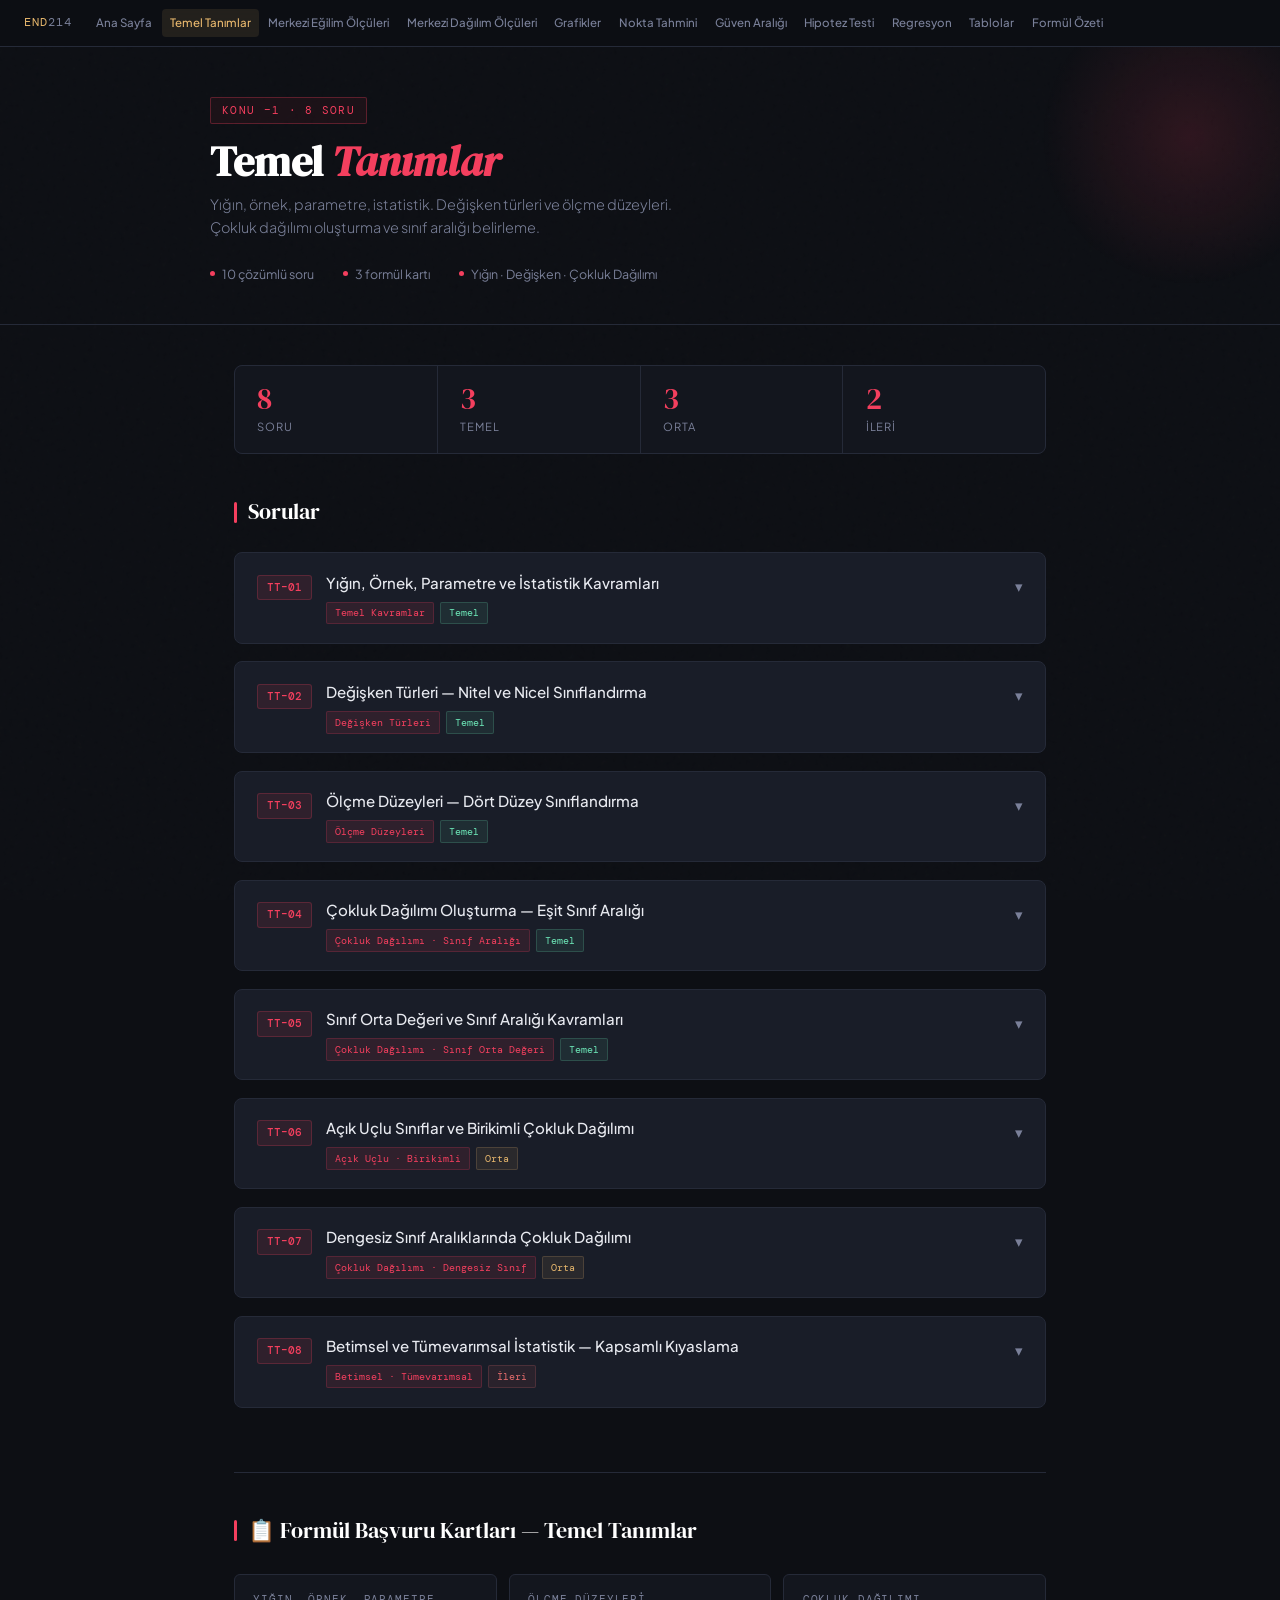
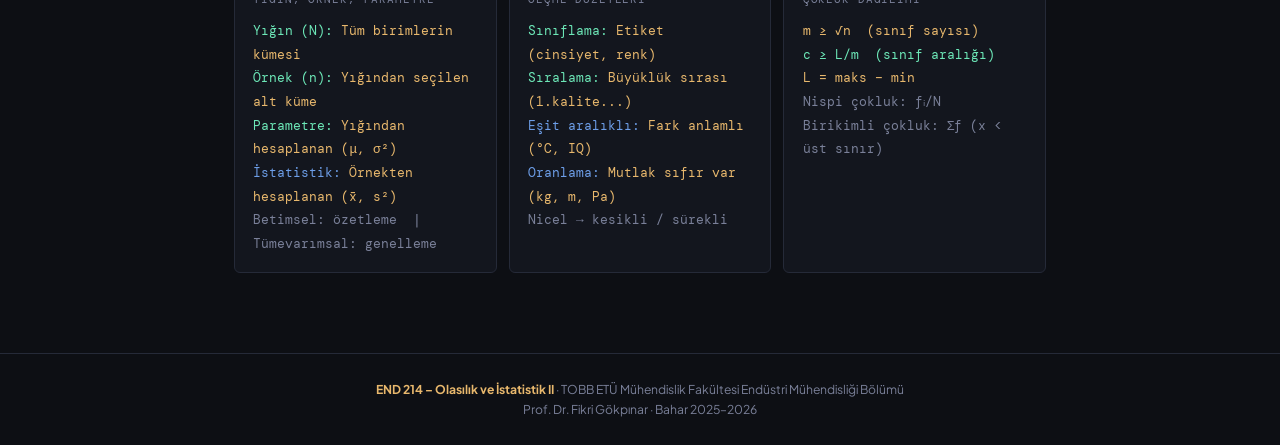
<file: temel.html>
<!DOCTYPE html>
<html lang="tr">
<head>
<meta charset="UTF-8">
<meta name="viewport" content="width=device-width, initial-scale=1.0">
<title>END214 – Temel Tanımlar</title>
<link rel="stylesheet" href="style.css">
</head>
<body>
<nav class="topnav">
  <a href="index.html" class="brand">END<span>214</span></a>
  <div class="nav-links">
    <a href="index.html">Ana Sayfa</a>
    <a href="temel.html" class="active">Temel Tanımlar</a>
    <a href="me.html">Merkezi Eğilim Ölçüleri</a>
    <a href="dag.html">Merkezi Dağılım Ölçüleri</a>
    <a href="grafik.html">Grafikler</a>
    <a href="tahmin.html">Nokta Tahmini</a>
    <a href="ga.html">Güven Aralığı</a>
    <a href="ht.html">Hipotez Testi</a>
    <a href="reg.html">Regresyon</a>
    <a href="tablolar.html">Tablolar</a>
    <a href="cheatsheet.html">Formül Özeti</a>
  </div>
</nav>

<header class="page-header page-header-temel">
  <div class="page-header-inner">
    <span class="topic-tag tag-temel">Konu −1 · 8 Soru</span>
    <h1>Temel <em class="temel">Tanımlar</em></h1>
    <p class="subtitle">Yığın, örnek, parametre, istatistik. Değişken türleri ve ölçme düzeyleri. Çokluk dağılımı oluşturma ve sınıf aralığı belirleme.</p>
    <div class="meta-row">
      <span class="meta-item"><span class="dot" style="background:var(--rose)"></span>10 çözümlü soru</span>
      <span class="meta-item"><span class="dot" style="background:var(--rose)"></span>3 formül kartı</span>
      <span class="meta-item"><span class="dot" style="background:var(--rose)"></span>Yığın · Değişken · Çokluk Dağılımı</span>
    </div>
  </div>
</header>

<main>
  <div class="stats-row">
    <div class="stat-cell"><div class="stat-val rose">8</div><div class="stat-label">Soru</div></div>
    <div class="stat-cell"><div class="stat-val rose">3</div><div class="stat-label">Temel</div></div>
    <div class="stat-cell"><div class="stat-val rose">3</div><div class="stat-label">Orta</div></div>
    <div class="stat-cell"><div class="stat-val rose">2</div><div class="stat-label">İleri</div></div>
  </div>

  <div class="section-heading sh-rose">Sorular</div>
  <div class="questions-grid">

    <!-- TT-01 -->
    <div class="q-card temel-card">
      <div class="q-header" onclick="toggleCard(this)">
        <span class="q-num qn-rose">TT&ndash;01</span>
        <div class="q-title-wrap">
          <div class="q-title">Yığın, Örnek, Parametre ve İstatistik Kavramları</div>
          <div class="q-badges"><span class="badge badge-topic-r">Temel Kavramlar</span><span class="badge badge-easy">Temel</span></div>
        </div>
        <span class="q-toggle">&#9662;</span>
      </div>
      <div class="q-body">
        <div class="q-text">
          Bir otomotiv fabrikasında 5000 adet üretilen motorun ortalama ömrünü incelemek istenmektedir. Bu amaçla 80 motor rasgele seçilerek test edilmiş ve ortalama ömür 12 000 km olarak bulunmuştur.
        </div>
        <div class="q-parts">
          <div class="q-part"><span class="part-label pl-rose">a)</span><span class="part-text">Bu çalışmadaki yığını ve örneği tanımlayınız.</span></div>
          <div class="q-part"><span class="part-label pl-rose">b)</span><span class="part-text">12 000 km değeri bir parametre mi, istatistik mi? Açıklayınız.</span></div>
          <div class="q-part"><span class="part-label pl-rose">c)</span><span class="part-text">Bu çalışma betimsel mi tümevarımsal istatistik mi? Neden?</span></div>
        </div>
        <button class="sol-btn sol-btn-r" onclick="toggleSolution(this)">&#9658; Çözümü Göster</button>
        <div class="solution solution-r">
          <div class="sol-title sol-title-r">Çözüm</div>
          <div class="sol-step"><span class="step-n sn-rose">a</span><div class="step-text"><strong>Yığın:</strong> Fabrikada üretilen 5000 motorun tümü.<br><strong>Örnek:</strong> Test için rasgele seçilen 80 motor.</div></div>
          <div class="sol-step"><span class="step-n sn-rose">b</span><div class="step-text">12 000 km değeri <strong>örnekten</strong> elde edildiğinden bir <strong>istatistiktir</strong> (x&#772; notasyonu).<br>Eğer 5000 motorun tamamı test edilseydi bu değer <strong>parametre</strong> (&mu;) olurdu.</div></div>
          <div class="sol-step"><span class="step-n sn-rose">c</span><div class="step-text"><strong>Tümevarımsal istatistik:</strong> Örnekten elde edilen 12 000 km değeri yığının tamamına genellenmektedir; yani 5000 motorun ortalama ömrü hakkında çıkarsama yapılmaktadır.</div></div>
        </div>
      </div>
    </div>

    <!-- TT-02 -->
    <div class="q-card temel-card">
      <div class="q-header" onclick="toggleCard(this)">
        <span class="q-num qn-rose">TT&ndash;02</span>
        <div class="q-title-wrap">
          <div class="q-title">Değişken Türleri — Nitel ve Nicel Sınıflandırma</div>
          <div class="q-badges"><span class="badge badge-topic-r">Değişken Türleri</span><span class="badge badge-easy">Temel</span></div>
        </div>
        <span class="q-toggle">&#9662;</span>
      </div>
      <div class="q-body">
        <div class="q-text">
          Bir endüstri mühendisliği araştırmasında üretim hattındaki işçilerden şu bilgiler toplanmaktadır:<br><br>
          (1) İşçinin cinsiyeti &nbsp; (2) Günlük ürettiği parça sayısı &nbsp; (3) Çalıştığı vardiya (sabah/akşam/gece) &nbsp; (4) Kıdemi (yıl) &nbsp; (5) Makine tipi (A, B, C) &nbsp; (6) Aylık hatalı ürün oranı (%) &nbsp; (7) Eğitim düzeyi (ilkokul/lise/üniversite) &nbsp; (8) Sahip olduğu sertifika sayısı
        </div>
        <div class="q-parts">
          <div class="q-part"><span class="part-label pl-rose">a)</span><span class="part-text">Her değişkeni nitel ya da nicel olarak sınıflandırınız.</span></div>
          <div class="q-part"><span class="part-label pl-rose">b)</span><span class="part-text">Nicel değişkenleri sürekli ve süreksiz olarak ayırınız.</span></div>
        </div>
        <button class="sol-btn sol-btn-r" onclick="toggleSolution(this)">&#9658; Çözümü Göster</button>
        <div class="solution solution-r">
          <div class="sol-title sol-title-r">Çözüm</div>
          <div class="sol-step"><span class="step-n sn-rose">a</span><div class="step-text"><strong>Nitel:</strong> (1) Cinsiyet, (3) Vardiya, (5) Makine tipi, (7) Eğitim düzeyi<br><strong>Nicel:</strong> (2) Parça sayısı, (4) Kıdem, (6) Hatalı ürün oranı, (8) Sertifika sayısı</div></div>
          <div class="sol-step"><span class="step-n sn-rose">b</span><div class="step-text"><strong>Sürekli:</strong> (4) Kıdem (yıl, kesirli değer alabilir), (6) Hatalı ürün oranı (0–100 arası her değer)<br><strong>Süreksiz (Kesikli):</strong> (2) Parça sayısı (tam sayı), (8) Sertifika sayısı (tam sayı)</div></div>
        </div>
      </div>
    </div>

    <!-- TT-03 -->
    <div class="q-card temel-card">
      <div class="q-header" onclick="toggleCard(this)">
        <span class="q-num qn-rose">TT&ndash;03</span>
        <div class="q-title-wrap">
          <div class="q-title">Ölçme Düzeyleri — Dört Düzey Sınıflandırma</div>
          <div class="q-badges"><span class="badge badge-topic-r">Ölçme Düzeyleri</span><span class="badge badge-easy">Temel</span></div>
        </div>
        <span class="q-toggle">&#9662;</span>
      </div>
      <div class="q-body">
        <div class="q-text">
          Aşağıdaki değişkenleri ölçme düzeyine göre sınıflandırınız:<br><br>
          (1) Malzeme türü (çelik/alüminyum/plastik) &nbsp; (2) Kalite derecelendirmesi (1.kalite &gt; 2.kalite &gt; 3.kalite) &nbsp; (3) Parça uzunluğu (mm) &nbsp; (4) Sıcaklık (°C) &nbsp; (5) Üretim hattı numarası (1, 2, 3) &nbsp; (6) Baskı kuvveti (Newton, mutlak sıfır var) &nbsp; (7) Hata kodu kategorisi (A/B/C/D)
        </div>
        <div class="q-parts">
          <div class="q-part"><span class="part-label pl-rose">a)</span><span class="part-text">Her birini sınıflama, sıralama, eşit aralıklı veya oranlama düzeyine göre sınıflandırınız.</span></div>
          <div class="q-part"><span class="part-label pl-rose">b)</span><span class="part-text">Üretim hattı numarasının (1, 2, 3) sayısal görünmesine karşın neden sınıflama ölçme düzeyinde olduğunu açıklayınız.</span></div>
        </div>
        <button class="sol-btn sol-btn-r" onclick="toggleSolution(this)">&#9658; Çözümü Göster</button>
        <div class="solution solution-r">
          <div class="sol-title sol-title-r">Çözüm</div>
          <div class="sol-step"><span class="step-n sn-rose">a</span><div class="step-text"><strong>Sınıflama:</strong> (1) Malzeme türü, (5) Hat numarası, (7) Hata kodu<br><strong>Sıralama:</strong> (2) Kalite derecesi<br><strong>Eşit aralıklı:</strong> (4) Sıcaklık (°C) — 0°C mutlak sıfır değil, keyfi bir referans<br><strong>Oranlama:</strong> (3) Uzunluk (mm), (6) Baskı kuvveti (Newton) — mutlak sıfır anlamlı</div></div>
          <div class="sol-step"><span class="step-n sn-rose">b</span><div class="step-text">Hat numaraları yalnızca kimlik/etiket işlevi görür; 1+2=3 işlemi anlamsızdır, hatlar arasında büyüklük ilişkisi yoktur. Bu nedenle sayısal görünümüne karşın <strong>sınıflama düzeyindedir</strong>.</div></div>
        </div>
      </div>
    </div>

    <!-- TT-04 -->
    <div class="q-card temel-card">
      <div class="q-header" onclick="toggleCard(this)">
        <span class="q-num qn-rose">TT&ndash;04</span>
        <div class="q-title-wrap">
          <div class="q-title">Çokluk Dağılımı Oluşturma — Eşit Sınıf Aralığı</div>
          <div class="q-badges"><span class="badge badge-topic-r">Çokluk Dağılımı · Sınıf Aralığı</span><span class="badge badge-easy">Temel</span></div>
        </div>
        <span class="q-toggle">&#9662;</span>
      </div>
      <div class="q-body">
        <div class="q-text">
          Bir mühendislik fakültesinde 20 öğrencinin istatistik dersi puanları aşağıda verilmiştir:<br><br>
          40, 37, 55, 48, 60, 41, 50, 47, 35, 53, 52, 64, 40, 52, 36, 61, 39, 45, 47, 55
        </div>
        <div class="q-parts">
          <div class="q-part"><span class="part-label pl-rose">a)</span><span class="part-text">m ≥ √n kuralıyla sınıf sayısını belirleyiniz. Sınıf aralığını c ≥ L/m formülüyle hesaplayınız.</span></div>
          <div class="q-part"><span class="part-label pl-rose">b)</span><span class="part-text">Çokluk dağılımını oluşturunuz. Sınıf sınırlarını 35 ≤ x &lt; 40 biçiminde (≤ alt, &lt; üst) yazınız.</span></div>
        </div>
        <button class="sol-btn sol-btn-r" onclick="toggleSolution(this)">&#9658; Çözümü Göster</button>
        <div class="solution solution-r">
          <div class="sol-title sol-title-r">Çözüm</div>
          <div class="sol-step"><span class="step-n sn-rose">a</span><div class="step-text">n=20 &rarr; m ≥ √20 &asymp; 4.47 &rarr; m = 5 sınıf<br>L = maks &minus; min = 64 &minus; 35 = 29<br>c ≥ 29/5 = 5.8 &rarr; c = <span class="result">6</span></div></div>
          <div class="sol-step"><span class="step-n sn-rose">b &mdash; Çokluk dağılımı</span><div class="step-text">
            35 ≤ x &lt; 41: 40,37,35,40,36,39 &rarr; f = <span class="result">6</span><br>
            41 ≤ x &lt; 47: 41,45 &rarr; f = <span class="result">2</span><br>
            47 ≤ x &lt; 53: 48,50,47,52,52,47 &rarr; f = <span class="result">6</span><br>
            53 ≤ x &lt; 59: 55,53,55 &rarr; f = <span class="result">3</span><br>
            59 ≤ x &lt; 65: 60,64,61 &rarr; f = <span class="result">3</span><br>
            Toplam: 6+2+6+3+3 = 20 ✓
          </div></div>
        </div>
      </div>
    </div>

    <!-- TT-05 -->
    <div class="q-card temel-card">
      <div class="q-header" onclick="toggleCard(this)">
        <span class="q-num qn-rose">TT&ndash;05</span>
        <div class="q-title-wrap">
          <div class="q-title">Sınıf Orta Değeri ve Sınıf Aralığı Kavramları</div>
          <div class="q-badges"><span class="badge badge-topic-r">Çokluk Dağılımı · Sınıf Orta Değeri</span><span class="badge badge-easy">Temel</span></div>
        </div>
        <span class="q-toggle">&#9662;</span>
      </div>
      <div class="q-body">
        <div class="q-text">
          Bir fabrikada 50 makinenin yıllık arıza sürelerine (saat) ilişkin çokluk dağılımı aşağıdaki gibidir:
          <table>
            <tr><th class="th-rose">Arıza süresi (saat)</th><th class="th-rose">f</th></tr>
            <tr><td>0 ≤ x &lt; 20</td><td>8</td></tr>
            <tr><td>20 ≤ x &lt; 40</td><td>15</td></tr>
            <tr><td>40 ≤ x &lt; 60</td><td>18</td></tr>
            <tr><td>60 ≤ x &lt; 80</td><td>7</td></tr>
            <tr><td>80 ≤ x &lt; 100</td><td>2</td></tr>
            <tr><td><strong>Toplam</strong></td><td><strong>50</strong></td></tr>
          </table>
        </div>
        <div class="q-parts">
          <div class="q-part"><span class="part-label pl-rose">a)</span><span class="part-text">Her sınıfın orta değerini bulunuz ve açıklayınız.</span></div>
          <div class="q-part"><span class="part-label pl-rose">b)</span><span class="part-text">Nispi (oransal) çokluk dağılımını oluşturunuz.</span></div>
        </div>
        <button class="sol-btn sol-btn-r" onclick="toggleSolution(this)">&#9658; Çözümü Göster</button>
        <div class="solution solution-r">
          <div class="sol-title sol-title-r">Çözüm</div>
          <div class="sol-step"><span class="step-n sn-rose">a</span><div class="step-text">x&#772;&#11338; = (alt + üst)/2:<br>10, 30, 50, 70, 90<br>Sınıf orta değeri, o sınıfa düşen tüm birimleri tek bir sayıyla temsil eder; hesaplamalarda (AO, varyans vb.) kullanılır.</div></div>
          <div class="sol-step"><span class="step-n sn-rose">b</span><div class="step-text">8/50=0.16 &nbsp;| 15/50=0.30 &nbsp;| 18/50=0.36 &nbsp;| 7/50=0.14 &nbsp;| 2/50=0.04<br>Toplam: 1.00 ✓<br>Nispi dağılım, farklı büyüklükteki yığınları karşılaştırmayı kolaylaştırır.</div></div>
        </div>
      </div>
    </div>

    <!-- TT-06 -->
    <div class="q-card temel-card">
      <div class="q-header" onclick="toggleCard(this)">
        <span class="q-num qn-rose">TT&ndash;06</span>
        <div class="q-title-wrap">
          <div class="q-title">Açık Uçlu Sınıflar ve Birikimli Çokluk Dağılımı</div>
          <div class="q-badges"><span class="badge badge-topic-r">Açık Uçlu · Birikimli</span><span class="badge badge-med">Orta</span></div>
        </div>
        <span class="q-toggle">&#9662;</span>
      </div>
      <div class="q-body">
        <div class="q-text">
          Bir yazılım şirketinin çalışanlarının yıllık deneyimine (yıl) ilişkin çokluk dağılımı:
          <table>
            <tr><th class="th-rose">Deneyim (yıl)</th><th class="th-rose">f</th></tr>
            <tr><td>x &lt; 2</td><td>12</td></tr>
            <tr><td>2 ≤ x &lt; 5</td><td>28</td></tr>
            <tr><td>5 ≤ x &lt; 10</td><td>35</td></tr>
            <tr><td>10 ≤ x &lt; 15</td><td>18</td></tr>
            <tr><td>15 ≤ x</td><td>7</td></tr>
            <tr><td><strong>Toplam</strong></td><td><strong>100</strong></td></tr>
          </table>
        </div>
        <div class="q-parts">
          <div class="q-part"><span class="part-label pl-rose">a)</span><span class="part-text">Birikimli ("… den az") çokluk dağılımını oluşturunuz.</span></div>
          <div class="q-part"><span class="part-label pl-rose">b)</span><span class="part-text">Açık uçlu sınıfların hangi hesaplamaları etkilediğini ve etkilemediğini tartışınız.</span></div>
        </div>
        <button class="sol-btn sol-btn-r" onclick="toggleSolution(this)">&#9658; Çözümü Göster</button>
        <div class="solution solution-r">
          <div class="sol-title sol-title-r">Çözüm</div>
          <div class="sol-step"><span class="step-n sn-rose">a</span><div class="step-text">2'den az: 12 &nbsp;| 5'ten az: 40 &nbsp;| 10'dan az: 75 &nbsp;| 15'ten az: 93 &nbsp;| tümü: 100</div></div>
          <div class="sol-step"><span class="step-n sn-rose">b</span><div class="step-text"><strong>Etkilemez:</strong> Medyan ve mod — bu ölçüler açık uçlu sınıflar medyan/mod sınıfı değilse hesaplanabilir. Birikimli dağılım da oluşturulabilir.<br><strong>Etkiler / Engelleyen:</strong> Aritmetik ortalama ve varyans — açık uçlu sınıfın orta değeri bilinemez, dolayısıyla AO ve varyans hesaplanamaz. Histogram da çizilemez (sınıf genişliği tanımsız).</div></div>
        </div>
      </div>
    </div>

    <!-- TT-07 -->
    <div class="q-card temel-card">
      <div class="q-header" onclick="toggleCard(this)">
        <span class="q-num qn-rose">TT&ndash;07</span>
        <div class="q-title-wrap">
          <div class="q-title">Dengesiz Sınıf Aralıklarında Çokluk Dağılımı</div>
          <div class="q-badges"><span class="badge badge-topic-r">Çokluk Dağılımı · Dengesiz Sınıf</span><span class="badge badge-med">Orta</span></div>
        </div>
        <span class="q-toggle">&#9662;</span>
      </div>
      <div class="q-body">
        <div class="q-text">
          Bir bölgedeki konutların aylık kira bedellerine (bin TL) ilişkin çokluk dağılımı aşağıdaki gibi oluşturulmuştur:
          <table>
            <tr><th class="th-rose">Kira (bin TL)</th><th class="th-rose">Konut sayısı</th></tr>
            <tr><td>5 ≤ x &lt; 10</td><td>120</td></tr>
            <tr><td>10 ≤ x &lt; 15</td><td>280</td></tr>
            <tr><td>15 ≤ x &lt; 25</td><td>360</td></tr>
            <tr><td>25 ≤ x &lt; 35</td><td>160</td></tr>
            <tr><td>35 ≤ x &lt; 55</td><td>60</td></tr>
            <tr><td>55 ≤ x</td><td>20</td></tr>
            <tr><td><strong>Toplam</strong></td><td><strong>1000</strong></td></tr>
          </table>
        </div>
        <div class="q-parts">
          <div class="q-part"><span class="part-label pl-rose">a)</span><span class="part-text">Sınıf aralıklarının eşit olmadığını gösteriniz. En çok tekrarlanan aralığı belirleyiniz.</span></div>
          <div class="q-part"><span class="part-label pl-rose">b)</span><span class="part-text">Histogram çizebilmek için dağılımı yeniden düzenleyiniz: genişliği farklı olan sınıfları eşit aralığa (c=5) bölünüz. Açık uçlu son sınıfın durumunu tartışınız.</span></div>
        </div>
        <button class="sol-btn sol-btn-r" onclick="toggleSolution(this)">&#9658; Çözümü Göster</button>
        <div class="solution solution-r">
          <div class="sol-title sol-title-r">Çözüm</div>
          <div class="sol-step"><span class="step-n sn-rose">a</span><div class="step-text">Sınıf genişlikleri: 5, 5, <strong>10</strong>, <strong>10</strong>, <strong>20</strong>, açık uçlu<br>En çok tekrarlanan: <strong>c = 5</strong> (ilk iki sınıf). Histogram için tüm sınıflar 5'e eşitlenmelidir.</div></div>
          <div class="sol-step"><span class="step-n sn-rose">b &mdash; Bölme</span><div class="step-text">15–25 (genişlik 10) → 15–20: 180, 20–25: 180<br>25–35 (genişlik 10) → 25–30: 80, 30–35: 80<br>35–55 (genişlik 20) → 35–40: 15, 40–45: 15, 45–50: 15, 50–55: 15<br><span class="dim">Her parçaya frekansı genişlik oranında eşit dağıtılır (homojen dağılım varsayımı).</span><br><br><strong>Açık uçlu (55≤x):</strong> Üst sınır bilinmiyor → genişlik tanımsız → histogram dışı tutulur. N 1000'den 980'e düşer.</div></div>
        </div>
      </div>
    </div>

    <!-- TT-08 -->
    <div class="q-card temel-card">
      <div class="q-header" onclick="toggleCard(this)">
        <span class="q-num qn-rose">TT&ndash;08</span>
        <div class="q-title-wrap">
          <div class="q-title">Betimsel ve Tümevarımsal İstatistik — Kapsamlı Kıyaslama</div>
          <div class="q-badges"><span class="badge badge-topic-r">Betimsel · Tümevarımsal</span><span class="badge badge-hard">İleri</span></div>
        </div>
        <span class="q-toggle">&#9662;</span>
      </div>
      <div class="q-body">
        <div class="q-text">
          Aşağıdaki beş araştırma ifadesini inceleyin:<br><br>
          (A) "Bu fabrikada geçen ay üretilen 10 000 vidanın %3.2'si hatalıdır."<br>
          (B) "Örnekleme sonuçlarına göre Türkiye'deki mühendislerin %65'i yurt dışında çalışmayı düşünmektedir."<br>
          (C) "Seçilen 30 çalışanın ortalama mesaisi 46 saattir."<br>
          (D) "Bu araştırma sonucuna göre X makinesi Y makinesinden %15 daha az enerji tüketmektedir."<br>
          (E) "Anket katılımcılarının yaş dağılımı aşağıdaki tabloda gösterilmiştir."
        </div>
        <div class="q-parts">
          <div class="q-part"><span class="part-label pl-rose">a)</span><span class="part-text">Her ifadeyi betimsel ya da tümevarımsal istatistik kapsamında sınıflandırınız.</span></div>
          <div class="q-part"><span class="part-label pl-rose">b)</span><span class="part-text">(A) ve (B)'yi karşılaştırın: her iki ifade de yüzde içermektedir. Farkı açıklayın.</span></div>
        </div>
        <button class="sol-btn sol-btn-r" onclick="toggleSolution(this)">&#9658; Çözümü Göster</button>
        <div class="solution solution-r">
          <div class="sol-title sol-title-r">Çözüm</div>
          <div class="sol-step"><span class="step-n sn-rose">a</span><div class="step-text"><strong>Betimsel:</strong> (A) tüm 10 000 vida incelenmiş, yığının tamamı; (C) sadece 30 çalışan özetleniyor, genelleme yapılmıyor; (E) tablo sunuyor, çıkarsama yok.<br><strong>Tümevarımsal:</strong> (B) örnekten tüm Türkiye mühendislerine genelleme; (D) test sonuçlarından genel bir sonuca varılıyor.</div></div>
          <div class="sol-step"><span class="step-n sn-rose">b</span><div class="step-text">(A): Tüm yığın (10 000 vida) incelenmiş, bu bir <strong>parametre</strong> (%3.2 = N içindeki gerçek oran). Genelleme yok, yalnızca betimleme var.<br>(B): Örnekten elde edilen oran tüm Türkiye'ye <strong>genelleniyor</strong> → tümevarımsal istatistik.</div></div>
        </div>
      </div>
    </div>

  </div><!-- /questions-grid -->

  <div class="formula-section">
    <div class="section-heading sh-rose">📋 Formül Başvuru Kartları — Temel Tanımlar</div>
    <div class="formula-grid">
      <div class="f-card">
        <div class="f-title">Yığın, Örnek, Parametre</div>
        <div class="f-body">
          <span class="hi">Yığın (N):</span> Tüm birimlerin kümesi<br>
          <span class="hi">Örnek (n):</span> Yığından seçilen alt küme<br>
          <span class="hi">Parametre:</span> Yığından hesaplanan (&mu;, &sigma;²)<br>
          <span class="hi2">İstatistik:</span> Örnekten hesaplanan (x&#772;, s²)<br>
          <span class="dim">Betimsel: özetleme &nbsp;|&nbsp; Tümevarımsal: genelleme</span>
        </div>
      </div>
      <div class="f-card">
        <div class="f-title">Ölçme Düzeyleri</div>
        <div class="f-body">
          <span class="hi">Sınıflama:</span> Etiket (cinsiyet, renk)<br>
          <span class="hi">Sıralama:</span> Büyüklük sırası (1.kalite...)<br>
          <span class="hi2">Eşit aralıklı:</span> Fark anlamlı (°C, IQ)<br>
          <span class="hi2">Oranlama:</span> Mutlak sıfır var (kg, m, Pa)<br>
          <span class="dim">Nicel → kesikli / sürekli</span>
        </div>
      </div>
      <div class="f-card">
        <div class="f-title">Çokluk Dağılımı</div>
        <div class="f-body">
          m ≥ √n &nbsp;(sınıf sayısı)<br>
          <span class="hi">c ≥ L/m &nbsp;(sınıf aralığı)</span><br>
          L = maks &minus; min<br>
          <span class="dim">Nispi çokluk: f&#7522;/N<br>Birikimli çokluk: Σf (x &lt; üst sınır)</span>
        </div>
      </div>
    </div>
  </div>
</main>

<footer>
  <strong>END 214 &ndash; Olasılık ve İstatistik II</strong> &middot; TOBB ETÜ Mühendislik Fakültesi Endüstri Mühendisliği Bölümü<br>
  Prof. Dr. Fikri Gökpınar &middot; Bahar 2025&ndash;2026
</footer>
<script>
function toggleCard(h){ h.closest('.q-card').classList.toggle('open'); }
function toggleSolution(btn){
  const s = btn.nextElementSibling;
  s.classList.toggle('visible');
  btn.textContent = s.classList.contains('visible') ? '▼ Çözümü Gizle' : '▶ Çözümü Göster';
}
</script>
</body>
</html>
</file>
<file: style.css>
/* ─── END214 Soru Bankası – Ortak Stil ─── */
@import url('https://fonts.googleapis.com/css2?family=DM+Serif+Display:ital@0;1&family=DM+Mono:wght@400;500&family=Plus+Jakarta+Sans:wght@300;400;500;600&display=swap');

:root {
  --bg:      #0d0f14;
  --surface: #13161e;
  --card:    #191d28;
  --border:  #252a38;
  --amber:   #e8b86d;
  --blue:    #6d9ee8;
  --teal:    #6de8b8;
  --red:     #e86d6d;
  --text:    #e8eaf0;
  --muted:   #7a8099;
  --mono:    'DM Mono', monospace;
  --serif:   'DM Serif Display', serif;
  --sans:    'Plus Jakarta Sans', sans-serif;
  --radius:  8px;
  --max:     860px;
}

/* ── RESET ── */
*, *::before, *::after { box-sizing: border-box; margin: 0; padding: 0; }
html { scroll-behavior: smooth; }

body {
  font-family: var(--sans);
  background: var(--bg);
  color: var(--text);
  min-height: 100vh;
  line-height: 1.65;
}

/* grain */
body::before {
  content: '';
  position: fixed; inset: 0;
  background-image: url("data:image/svg+xml,%3Csvg viewBox='0 0 200 200' xmlns='http://www.w3.org/2000/svg'%3E%3Cfilter id='n'%3E%3CfeTurbulence type='fractalNoise' baseFrequency='0.85' numOctaves='4' stitchTiles='stitch'/%3E%3C/filter%3E%3Crect width='100%25' height='100%25' filter='url(%23n)' opacity='0.035'/%3E%3C/svg%3E");
  pointer-events: none; z-index: 0; opacity: .5;
}

/* ── TOP NAV ── */
.topnav {
  position: sticky; top: 0; z-index: 100;
  background: rgba(13,15,20,.92);
  backdrop-filter: blur(12px);
  border-bottom: 1px solid var(--border);
  padding: .55rem 1.5rem;
  display: flex; align-items: center; gap: 1rem;
  overflow-x: auto;
  flex-wrap: nowrap;
  scrollbar-width: none;
}
.topnav::-webkit-scrollbar { display: none; }
.topnav .brand {
  font-family: var(--mono);
  font-size: .78rem;
  letter-spacing: .08em;
  color: var(--amber);
  text-decoration: none;
  white-space: nowrap;
}
.topnav .brand span { color: var(--muted); }
.nav-links { display: flex; gap: .1rem; flex-wrap: nowrap; overflow-x: auto; }
.nav-links a {
  font-size: .72rem;
  font-weight: 500;
  color: var(--muted);
  text-decoration: none;
  padding: .28rem .5rem;
  border-radius: 4px;
  transition: color .18s, background .18s;
  white-space: nowrap;
  flex-shrink: 0;
}
.nav-links a:hover { color: var(--text); background: rgba(255,255,255,.05); }
.nav-links a.active {
  color: var(--amber);
  background: rgba(232,184,109,.1);
}

/* ── PAGE HEADER ── */
.page-header {
  position: relative;
  padding: 3rem 1.5rem 2.5rem;
  overflow: hidden;
  border-bottom: 1px solid var(--border);
}
.page-header::after {
  content: '';
  position: absolute; top: -60px; right: -60px;
  width: 300px; height: 300px;
  border-radius: 50%;
  pointer-events: none;
}
.page-header-ga::after  { background: radial-gradient(circle, rgba(232,184,109,.14) 0%, transparent 70%); }
.page-header-ht::after  { background: radial-gradient(circle, rgba(109,158,232,.14) 0%, transparent 70%); }
.page-header-reg::after { background: radial-gradient(circle, rgba(109,232,184,.14) 0%, transparent 70%); }
.page-header-home::after{ background: radial-gradient(circle, rgba(232,109,109,.10) 0%, transparent 70%); }

.page-header-inner { max-width: var(--max); margin: 0 auto; position: relative; z-index: 1; }
.topic-tag {
  display: inline-block;
  font-family: var(--mono);
  font-size: .68rem;
  letter-spacing: .12em;
  text-transform: uppercase;
  padding: .22rem .7rem;
  border-radius: 2px;
  margin-bottom: .85rem;
}
.tag-ga  { color: var(--amber); border: 1px solid rgba(232,184,109,.3); background: rgba(232,184,109,.06); }
.tag-ht  { color: var(--blue);  border: 1px solid rgba(109,158,232,.3); background: rgba(109,158,232,.06); }
.tag-reg { color: var(--teal);  border: 1px solid rgba(109,232,184,.3); background: rgba(109,232,184,.06); }
.tag-home{ color: var(--red);   border: 1px solid rgba(232,109,109,.3); background: rgba(232,109,109,.06); }

.page-header h1 {
  font-family: var(--serif);
  font-size: clamp(1.7rem, 4vw, 2.6rem);
  line-height: 1.15;
  color: #fff;
  margin-bottom: .5rem;
}
.page-header h1 em { font-style: italic; }
.page-header h1 em.ga  { color: var(--amber); }
.page-header h1 em.ht  { color: var(--blue); }
.page-header h1 em.reg { color: var(--teal); }

.page-header .subtitle {
  color: var(--muted);
  font-size: .9rem;
  font-weight: 300;
  max-width: 500px;
  line-height: 1.6;
}
.meta-row { display: flex; gap: 1.8rem; margin-top: 1.5rem; flex-wrap: wrap; }
.meta-item {
  display: flex; align-items: center; gap: .45rem;
  font-size: .78rem; color: var(--muted);
}
.meta-item .dot {
  width: 5px; height: 5px; border-radius: 50%;
  background: var(--amber); display: inline-block; flex-shrink: 0;
}

/* ── MAIN CONTAINER ── */
main { max-width: var(--max); margin: 0 auto; padding: 2.5rem 1.5rem 5rem; position: relative; z-index: 1; }

/* ── STATS ROW ── */
.stats-row {
  display: grid;
  grid-template-columns: repeat(auto-fit, minmax(130px, 1fr));
  gap: 1px;
  background: var(--border);
  border: 1px solid var(--border);
  border-radius: var(--radius);
  overflow: hidden;
  margin-bottom: 2.5rem;
}
.stat-cell {
  background: var(--surface);
  padding: 1.1rem 1.4rem;
}
.stat-val {
  font-family: var(--serif);
  font-size: 1.9rem;
  line-height: 1;
  margin-bottom: .2rem;
}
.stat-val.amber { color: var(--amber); }
.stat-val.blue  { color: var(--blue); }
.stat-val.teal  { color: var(--teal); }
.stat-label {
  font-size: .7rem;
  text-transform: uppercase;
  letter-spacing: .08em;
  color: var(--muted);
}

/* ── SECTION HEADING ── */
.section-heading {
  font-family: var(--serif);
  font-size: 1.35rem;
  color: #fff;
  margin: 0 0 1.4rem;
  display: flex; align-items: center; gap: .7rem;
}
.section-heading::before {
  content: ''; width: 3px; height: 1.3rem; border-radius: 2px; flex-shrink: 0;
}
.sh-amber::before { background: var(--amber); }
.sh-blue::before  { background: var(--blue); }
.sh-teal::before  { background: var(--teal); }
.sh-red::before   { background: var(--red); }

/* ── QUESTION CARDS ── */
.questions-grid { display: flex; flex-direction: column; gap: 1.1rem; margin-bottom: 3rem; }

.q-card {
  background: var(--card);
  border: 1px solid var(--border);
  border-radius: var(--radius);
  overflow: hidden;
  transition: border-color .2s, box-shadow .2s;
}
.q-card:hover {
  border-color: rgba(232,184,109,.22);
  box-shadow: 0 4px 20px rgba(0,0,0,.28);
}
.q-card.ht-card:hover { border-color: rgba(109,158,232,.22); }
.q-card.reg-card:hover { border-color: rgba(109,232,184,.22); }

.q-header {
  padding: 1.15rem 1.4rem;
  cursor: pointer;
  display: flex; align-items: flex-start; gap: .9rem;
  user-select: none;
}
.q-num {
  font-family: var(--mono);
  font-size: .68rem;
  font-weight: 500;
  padding: .18rem .55rem;
  border-radius: 3px;
  white-space: nowrap;
  flex-shrink: 0;
  margin-top: .18rem;
}
.qn-amber { color: var(--amber); background: rgba(232,184,109,.1); border: 1px solid rgba(232,184,109,.22); }
.qn-blue  { color: var(--blue);  background: rgba(109,158,232,.1); border: 1px solid rgba(109,158,232,.22); }
.qn-teal  { color: var(--teal);  background: rgba(109,232,184,.1); border: 1px solid rgba(109,232,184,.22); }

.q-title-wrap { flex: 1; }
.q-title { font-size: .94rem; font-weight: 500; color: var(--text); line-height: 1.5; }
.q-badges { display: flex; gap: .35rem; margin-top: .45rem; flex-wrap: wrap; }
.badge {
  font-size: .65rem;
  font-family: var(--mono);
  padding: .12rem .5rem;
  border-radius: 2px;
}
.badge-topic-a { background: rgba(232,184,109,.1); color: var(--amber); border: 1px solid rgba(232,184,109,.2); }
.badge-topic-b { background: rgba(109,158,232,.1); color: var(--blue);  border: 1px solid rgba(109,158,232,.2); }
.badge-topic-c { background: rgba(109,232,184,.1); color: var(--teal);  border: 1px solid rgba(109,232,184,.2); }
.badge-easy { background: rgba(109,232,184,.08); color: var(--teal); border: 1px solid rgba(109,232,184,.18); }
.badge-med  { background: rgba(232,184,109,.08); color: var(--amber); border: 1px solid rgba(232,184,109,.18); }
.badge-hard { background: rgba(232,109,109,.08); color: var(--red);   border: 1px solid rgba(232,109,109,.18); }
.badge-pts  { background: rgba(255,255,255,.04); color: var(--muted); border: 1px solid var(--border); }

.q-toggle { font-size: .95rem; color: var(--muted); transition: transform .22s; flex-shrink: 0; margin-top: .1rem; }
.q-card.open .q-toggle { transform: rotate(180deg); }

.q-body {
  display: none;
  padding: 0 1.4rem 1.4rem;
  border-top: 1px solid var(--border);
  animation: slideDown .18s ease;
}
.q-card.open .q-body { display: block; }

@keyframes slideDown {
  from { opacity: 0; transform: translateY(-6px); }
  to   { opacity: 1; transform: translateY(0); }
}

.q-text {
  font-size: .9rem;
  color: var(--text);
  padding-top: 1.1rem;
  line-height: 1.8;
}
.q-text table {
  border-collapse: collapse;
  margin: 1rem 0;
  font-size: .82rem;
  font-family: var(--mono);
  width: 100%;
}
.q-text th {
  padding: .45rem .7rem;
  text-align: center;
  border: 1px solid var(--border);
  font-weight: 500;
}
.th-amber { background: rgba(232,184,109,.08); color: var(--amber); }
.th-blue  { background: rgba(109,158,232,.08); color: var(--blue); }
.th-teal  { background: rgba(109,232,184,.08); color: var(--teal); }
.q-text td {
  padding: .38rem .7rem;
  border: 1px solid var(--border);
  text-align: center;
  color: var(--muted);
}
.q-text td:first-child { color: var(--text); text-align: left; }

.q-parts { display: flex; flex-direction: column; gap: .45rem; margin-top: 1rem; }
.q-part  { display: flex; gap: .7rem; font-size: .88rem; }
.part-label { font-family: var(--mono); font-weight: 500; min-width: 1.3rem; flex-shrink: 0; }
.pl-amber { color: var(--amber); }
.pl-blue  { color: var(--blue); }
.pl-teal  { color: var(--teal); }
.part-text { color: var(--text); line-height: 1.65; }

/* ── SOLUTION ── */
.sol-btn {
  display: inline-flex; align-items: center; gap: .45rem;
  margin-top: 1.1rem;
  font-family: var(--mono);
  font-size: .75rem;
  letter-spacing: .04em;
  padding: .38rem .9rem;
  border-radius: 3px;
  cursor: pointer;
  border: none;
  transition: background .18s;
}
.sol-btn-a { color: var(--blue); background: rgba(109,158,232,.08); border: 1px solid rgba(109,158,232,.2); }
.sol-btn-a:hover { background: rgba(109,158,232,.16); }

.solution {
  display: none;
  margin-top: .9rem;
  background: rgba(9,11,17,.6);
  border-left: 3px solid var(--blue);
  border-radius: 0 6px 6px 0;
  padding: 1.1rem 1.3rem;
}
.solution.visible { display: block; animation: slideDown .18s ease; }

.sol-title {
  font-family: var(--mono);
  font-size: .68rem;
  text-transform: uppercase;
  letter-spacing: .1em;
  color: var(--blue);
  opacity: .7;
  margin-bottom: .75rem;
}
.sol-step {
  display: flex; gap: .65rem;
  font-size: .87rem;
  margin-bottom: .65rem;
  line-height: 1.7;
}
.step-n {
  font-family: var(--mono);
  font-size: .68rem;
  padding: .1rem .42rem;
  border-radius: 2px;
  white-space: nowrap;
  height: fit-content;
  margin-top: .22rem;
  flex-shrink: 0;
}
.sn-amber { background: rgba(232,184,109,.14); color: var(--amber); }
.sn-blue  { background: rgba(109,158,232,.14); color: var(--blue); }
.sn-teal  { background: rgba(109,232,184,.14); color: var(--teal); }
.step-text { color: var(--text); }
.result { font-family: var(--mono); color: var(--teal); font-size: .84rem; }

.decision {
  display: inline-block;
  margin-top: .35rem;
  padding: .28rem .75rem;
  border-radius: 3px;
  font-size: .77rem;
  font-family: var(--mono);
}
.reject { background: rgba(232,109,109,.1); color: var(--red);  border: 1px solid rgba(232,109,109,.2); }
.accept { background: rgba(109,232,184,.08); color: var(--teal); border: 1px solid rgba(109,232,184,.18); }

/* ── FORMULA SECTION ── */
.formula-section {
  margin-top: 4rem;
  padding-top: 2.5rem;
  border-top: 1px solid var(--border);
}
.formula-section .section-heading { margin-bottom: 1.6rem; }

.formula-grid {
  display: grid;
  grid-template-columns: repeat(auto-fill, minmax(240px, 1fr));
  gap: .75rem;
}
.f-card {
  background: var(--surface);
  border: 1px solid var(--border);
  border-radius: 6px;
  padding: 1rem 1.15rem;
  transition: border-color .18s;
}
.f-card:hover { border-color: rgba(232,184,109,.2); }
.f-title {
  font-family: var(--mono);
  font-size: .68rem;
  text-transform: uppercase;
  letter-spacing: .08em;
  color: var(--muted);
  margin-bottom: .65rem;
}
.f-body {
  font-family: var(--mono);
  font-size: .8rem;
  color: var(--amber);
  line-height: 1.85;
}
.f-body .dim { color: var(--muted); }
.f-body .hi  { color: var(--teal); }
.f-body .hi2 { color: var(--blue); }

/* ── HOME GRID ── */
.home-grid {
  display: grid;
  grid-template-columns: repeat(auto-fill, minmax(240px, 1fr));
  gap: 1rem;
  margin-bottom: 3rem;
}
.home-card {
  background: var(--card);
  border: 1px solid var(--border);
  border-radius: var(--radius);
  padding: 1.6rem 1.5rem;
  text-decoration: none;
  display: block;
  transition: border-color .2s, transform .2s, box-shadow .2s;
  position: relative; overflow: hidden;
}
.home-card:hover {
  transform: translateY(-2px);
  box-shadow: 0 8px 28px rgba(0,0,0,.35);
}
.home-card.hc-ga:hover  { border-color: rgba(232,184,109,.4); }
.home-card.hc-ht:hover  { border-color: rgba(109,158,232,.4); }
.home-card.hc-reg:hover { border-color: rgba(109,232,184,.4); }
.hc-glow {
  position: absolute; top: -40px; right: -40px;
  width: 130px; height: 130px; border-radius: 50%;
  pointer-events: none;
}
.hc-ga  .hc-glow { background: radial-gradient(circle, rgba(232,184,109,.15) 0%, transparent 70%); }
.hc-ht  .hc-glow { background: radial-gradient(circle, rgba(109,158,232,.15) 0%, transparent 70%); }
.hc-reg .hc-glow { background: radial-gradient(circle, rgba(109,232,184,.15) 0%, transparent 70%); }
.hc-icon { font-size: 1.8rem; margin-bottom: .85rem; }
.hc-title {
  font-family: var(--serif);
  font-size: 1.2rem;
  color: #fff;
  margin-bottom: .4rem;
}
.hc-desc { font-size: .82rem; color: var(--muted); line-height: 1.55; }
.hc-count {
  margin-top: 1.1rem;
  font-family: var(--mono);
  font-size: .7rem;
  letter-spacing: .06em;
}
.hc-ga  .hc-count { color: var(--amber); }
.hc-ht  .hc-count { color: var(--blue); }
.hc-reg .hc-count { color: var(--teal); }
.hc-arrow { position: absolute; bottom: 1.2rem; right: 1.2rem; font-size: .85rem; color: var(--muted); transition: transform .2s; }
.home-card:hover .hc-arrow { transform: translateX(4px); }

/* ── FOOTER ── */
footer {
  border-top: 1px solid var(--border);
  padding: 1.6rem 1.5rem;
  text-align: center;
  font-size: .76rem;
  color: var(--muted);
  position: relative; z-index: 1;
}
footer strong { color: var(--amber); }

/* ── RESPONSIVE ── */
@media (max-width: 600px) {
  .page-header { padding: 2.2rem 1.1rem 2rem; }
  main { padding: 2rem .9rem 3.5rem; }
  .topnav { padding: .5rem .9rem; gap: 1rem; }
  .formula-grid { grid-template-columns: 1fr; }
}

/* ── NOKTA TAHMİN SAYFASI — mor/violet tema ── */
:root {
  --violet: #a78bfa;
}
.page-header-tahmin::after {
  background: radial-gradient(circle, rgba(167,139,250,.14) 0%, transparent 70%);
}
.tag-tahmin  { color: var(--violet); border: 1px solid rgba(167,139,250,.3); background: rgba(167,139,250,.06); }
.sh-violet::before { background: var(--violet); }
.stat-val.violet { color: var(--violet); }
.q-num.qn-violet  { color: var(--violet); background: rgba(167,139,250,.1); border: 1px solid rgba(167,139,250,.22); }
.q-card.tahmin-card:hover { border-color: rgba(167,139,250,.25); }
.badge-topic-v { background: rgba(167,139,250,.1); color: var(--violet); border: 1px solid rgba(167,139,250,.2); }
.part-label.pl-violet { color: var(--violet); }
.sol-btn-v { color: var(--violet); background: rgba(167,139,250,.08); border: 1px solid rgba(167,139,250,.2); }
.sol-btn-v:hover { background: rgba(167,139,250,.16); }
.solution-v { border-left-color: var(--violet); }
.sol-title-v { color: var(--violet); }
.sn-violet { background: rgba(167,139,250,.14); color: var(--violet); }
.th-violet { background: rgba(167,139,250,.08); color: var(--violet); }
.hc-tahmin:hover { border-color: rgba(167,139,250,.4); }
.hc-tahmin .hc-glow { background: radial-gradient(circle, rgba(167,139,250,.15) 0%, transparent 70%); }
.hc-tahmin .hc-count { color: var(--violet); }

/* ── INDEX BÖLÜM AYIRAÇ ── */
.exam-divider {
  display: flex; align-items: center; gap: 1rem;
  margin: 2rem 0 1.5rem;
}
.exam-divider-line {
  flex: 1; height: 1px; background: var(--border);
}
.exam-divider-label {
  font-family: var(--mono);
  font-size: .68rem;
  letter-spacing: .12em;
  text-transform: uppercase;
  padding: .28rem .9rem;
  border-radius: 3px;
  white-space: nowrap;
}
.edl-oncesi {
  color: var(--violet);
  border: 1px solid rgba(167,139,250,.3);
  background: rgba(167,139,250,.07);
}
.edl-sonrasi {
  color: var(--amber);
  border: 1px solid rgba(232,184,109,.3);
  background: rgba(232,184,109,.07);
}

/* ── MERKEZİ EĞİLİM — turuncu/orange tema ── */
:root { --orange: #f97316; }
.page-header-me::after {
  background: radial-gradient(circle, rgba(249,115,22,.14) 0%, transparent 70%);
}
.tag-me    { color: var(--orange); border: 1px solid rgba(249,115,22,.3); background: rgba(249,115,22,.06); }
.sh-orange::before { background: var(--orange); }
.stat-val.orange   { color: var(--orange); }
.qn-orange { color: var(--orange); background: rgba(249,115,22,.1); border: 1px solid rgba(249,115,22,.22); }
.q-card.me-card:hover { border-color: rgba(249,115,22,.25); }
.badge-topic-o { background: rgba(249,115,22,.1); color: var(--orange); border: 1px solid rgba(249,115,22,.2); }
.pl-orange { color: var(--orange); }
.sol-btn-o { color: var(--orange); background: rgba(249,115,22,.08); border: 1px solid rgba(249,115,22,.2); }
.sol-btn-o:hover { background: rgba(249,115,22,.16); }
.solution-o { border-left-color: var(--orange); }
.sol-title-o { color: var(--orange); }
.sn-orange { background: rgba(249,115,22,.14); color: var(--orange); }
.th-orange { background: rgba(249,115,22,.08); color: var(--orange); }
.hc-me:hover { border-color: rgba(249,115,22,.4); }
.hc-me .hc-glow { background: radial-gradient(circle, rgba(249,115,22,.15) 0%, transparent 70%); }
.hc-me .hc-count { color: var(--orange); }
.page-header h1 em.me { color: var(--orange); }

/* ── TEMEL TANIMLAR — kırmızı/rose tema ── */
:root { --rose: #f43f5e; }
.page-header-temel::after { background: radial-gradient(circle, rgba(244,63,94,.14) 0%, transparent 70%); }
.tag-temel  { color: var(--rose); border: 1px solid rgba(244,63,94,.3); background: rgba(244,63,94,.06); }
.sh-rose::before { background: var(--rose); }
.stat-val.rose   { color: var(--rose); }
.qn-rose  { color: var(--rose); background: rgba(244,63,94,.1); border: 1px solid rgba(244,63,94,.22); }
.q-card.temel-card:hover { border-color: rgba(244,63,94,.25); }
.badge-topic-r { background: rgba(244,63,94,.1); color: var(--rose); border: 1px solid rgba(244,63,94,.2); }
.pl-rose  { color: var(--rose); }
.sol-btn-r { color: var(--rose); background: rgba(244,63,94,.08); border: 1px solid rgba(244,63,94,.2); }
.sol-btn-r:hover { background: rgba(244,63,94,.16); }
.solution-r { border-left-color: var(--rose); }
.sol-title-r { color: var(--rose); }
.sn-rose  { background: rgba(244,63,94,.14); color: var(--rose); }
.th-rose  { background: rgba(244,63,94,.08); color: var(--rose); }
.hc-temel:hover { border-color: rgba(244,63,94,.4); }
.hc-temel .hc-glow { background: radial-gradient(circle, rgba(244,63,94,.15) 0%, transparent 70%); }
.hc-temel .hc-count { color: var(--rose); }
.page-header h1 em.temel { color: var(--rose); }

/* ── GRAFİKLER — indigo/sky tema ── */
:root { --indigo: #818cf8; }
.page-header-grafik::after { background: radial-gradient(circle, rgba(129,140,248,.14) 0%, transparent 70%); }
.tag-grafik { color: var(--indigo); border: 1px solid rgba(129,140,248,.3); background: rgba(129,140,248,.06); }
.sh-indigo::before { background: var(--indigo); }
.stat-val.indigo  { color: var(--indigo); }
.qn-indigo { color: var(--indigo); background: rgba(129,140,248,.1); border: 1px solid rgba(129,140,248,.22); }
.q-card.grafik-card:hover { border-color: rgba(129,140,248,.25); }
.badge-topic-i { background: rgba(129,140,248,.1); color: var(--indigo); border: 1px solid rgba(129,140,248,.2); }
.pl-indigo { color: var(--indigo); }
.sol-btn-i { color: var(--indigo); background: rgba(129,140,248,.08); border: 1px solid rgba(129,140,248,.2); }
.sol-btn-i:hover { background: rgba(129,140,248,.16); }
.solution-i { border-left-color: var(--indigo); }
.sol-title-i { color: var(--indigo); }
.sn-indigo { background: rgba(129,140,248,.14); color: var(--indigo); }
.th-indigo { background: rgba(129,140,248,.08); color: var(--indigo); }
.hc-grafik:hover { border-color: rgba(129,140,248,.4); }
.hc-grafik .hc-glow { background: radial-gradient(circle, rgba(129,140,248,.15) 0%, transparent 70%); }
.hc-grafik .hc-count { color: var(--indigo); }
.page-header h1 em.grafik { color: var(--indigo); }

/* ── MERKEZSEL DAĞILIM — emerald/yeşil tema ── */
:root { --emerald: #34d399; }
.page-header-dag::after { background: radial-gradient(circle, rgba(52,211,153,.14) 0%, transparent 70%); }
.tag-dag  { color: var(--emerald); border: 1px solid rgba(52,211,153,.3); background: rgba(52,211,153,.06); }
.sh-emerald::before { background: var(--emerald); }
.stat-val.emerald  { color: var(--emerald); }
.qn-emerald { color: var(--emerald); background: rgba(52,211,153,.1); border: 1px solid rgba(52,211,153,.22); }
.q-card.dag-card:hover { border-color: rgba(52,211,153,.25); }
.badge-topic-e { background: rgba(52,211,153,.1); color: var(--emerald); border: 1px solid rgba(52,211,153,.2); }
.pl-emerald { color: var(--emerald); }
.sol-btn-e { color: var(--emerald); background: rgba(52,211,153,.08); border: 1px solid rgba(52,211,153,.2); }
.sol-btn-e:hover { background: rgba(52,211,153,.16); }
.solution-e { border-left-color: var(--emerald); }
.sol-title-e { color: var(--emerald); }
.sn-emerald { background: rgba(52,211,153,.14); color: var(--emerald); }
.th-emerald { background: rgba(52,211,153,.08); color: var(--emerald); }
.hc-dag:hover { border-color: rgba(52,211,153,.4); }
.hc-dag .hc-glow { background: radial-gradient(circle, rgba(52,211,153,.15) 0%, transparent 70%); }
.hc-dag .hc-count { color: var(--emerald); }
.page-header h1 em.dag { color: var(--emerald); }

/* index home cards - dag & grafik */
.hc-dag   { border-color: rgba(52,211,153,.15); }
.hc-dag:hover { border-color: rgba(52,211,153,.4); }
.hc-dag .hc-glow { background: radial-gradient(circle, rgba(52,211,153,.15) 0%, transparent 70%); }
.hc-dag .hc-count { color: var(--emerald); }
.hc-grafik  { border-color: rgba(129,140,248,.15); }
.hc-grafik:hover { border-color: rgba(129,140,248,.4); }
.hc-grafik .hc-glow { background: radial-gradient(circle, rgba(129,140,248,.15) 0%, transparent 70%); }
.hc-grafik .hc-count { color: var(--indigo); }
.hc-temel  { border-color: rgba(244,63,94,.15); }
.hc-temel:hover { border-color: rgba(244,63,94,.4); }
.hc-temel .hc-glow { background: radial-gradient(circle, rgba(244,63,94,.15) 0%, transparent 70%); }
.hc-temel .hc-count { color: var(--rose); }
</file>
